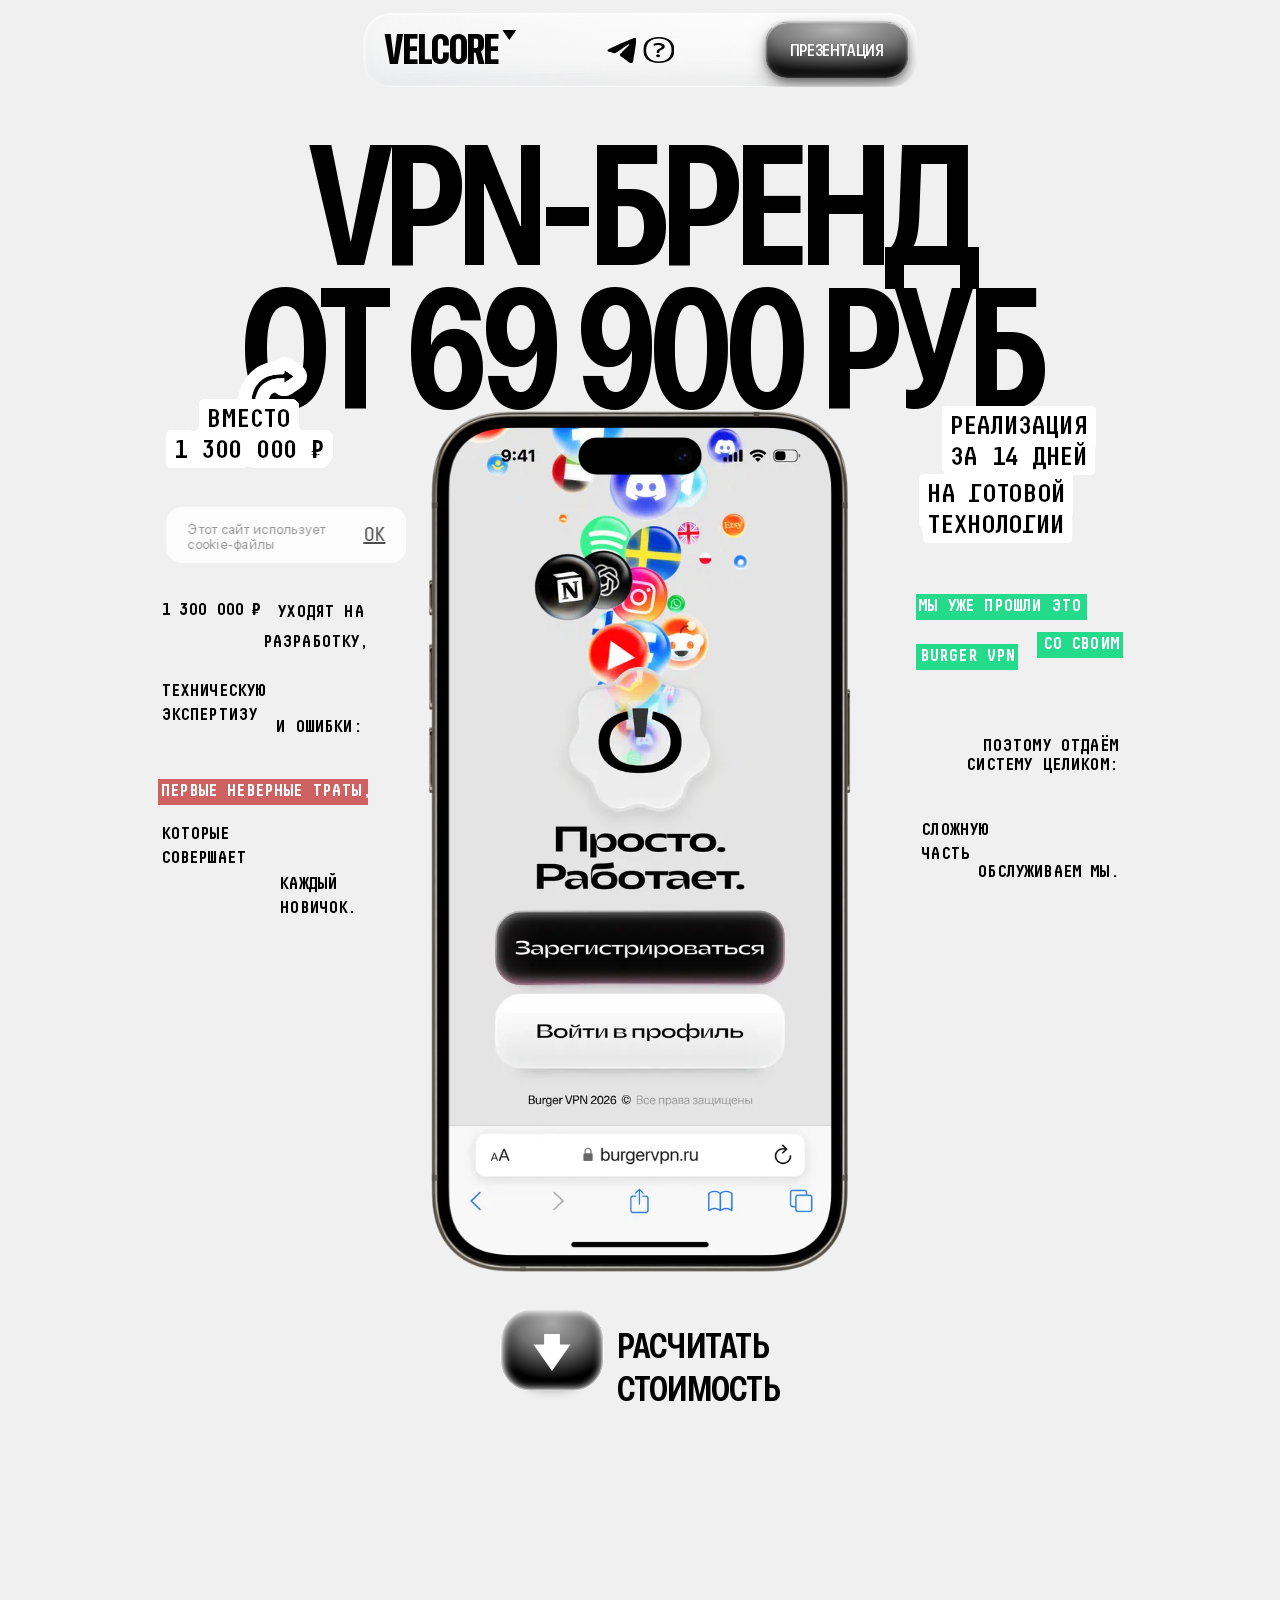
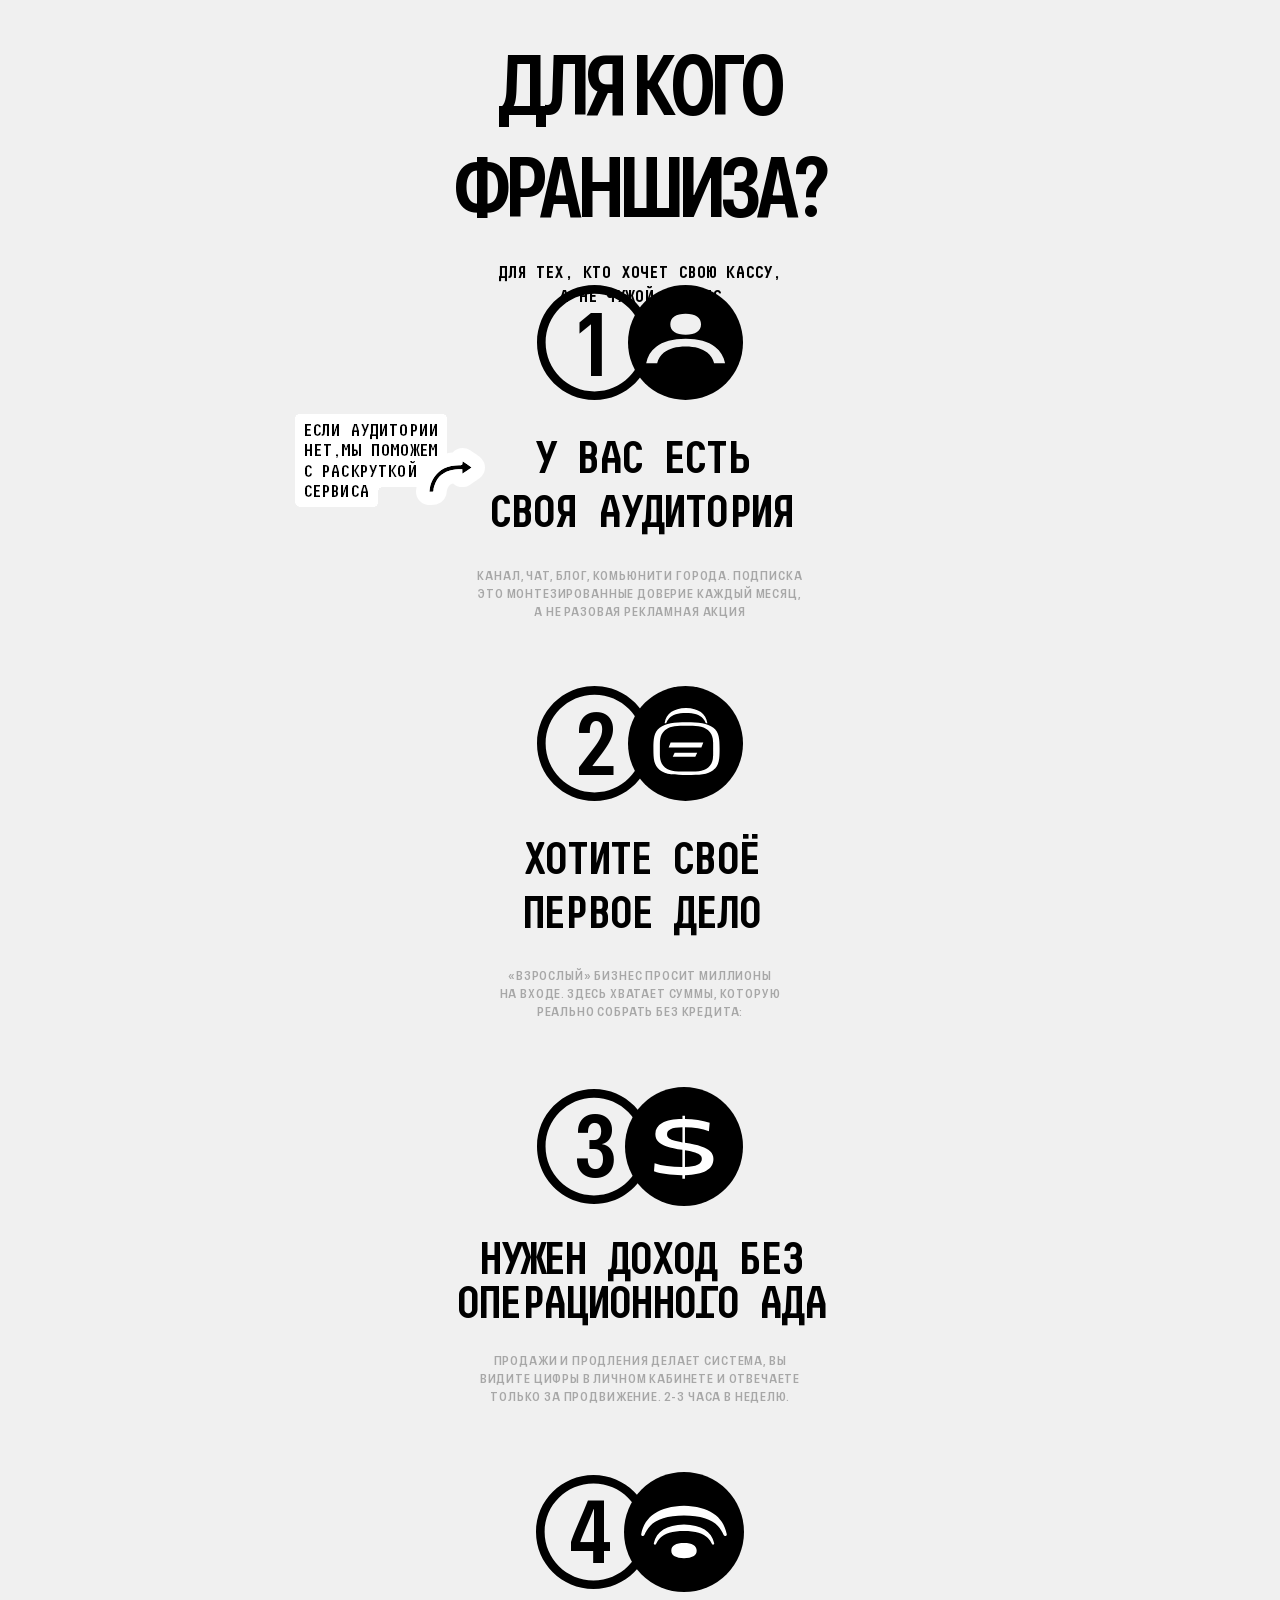
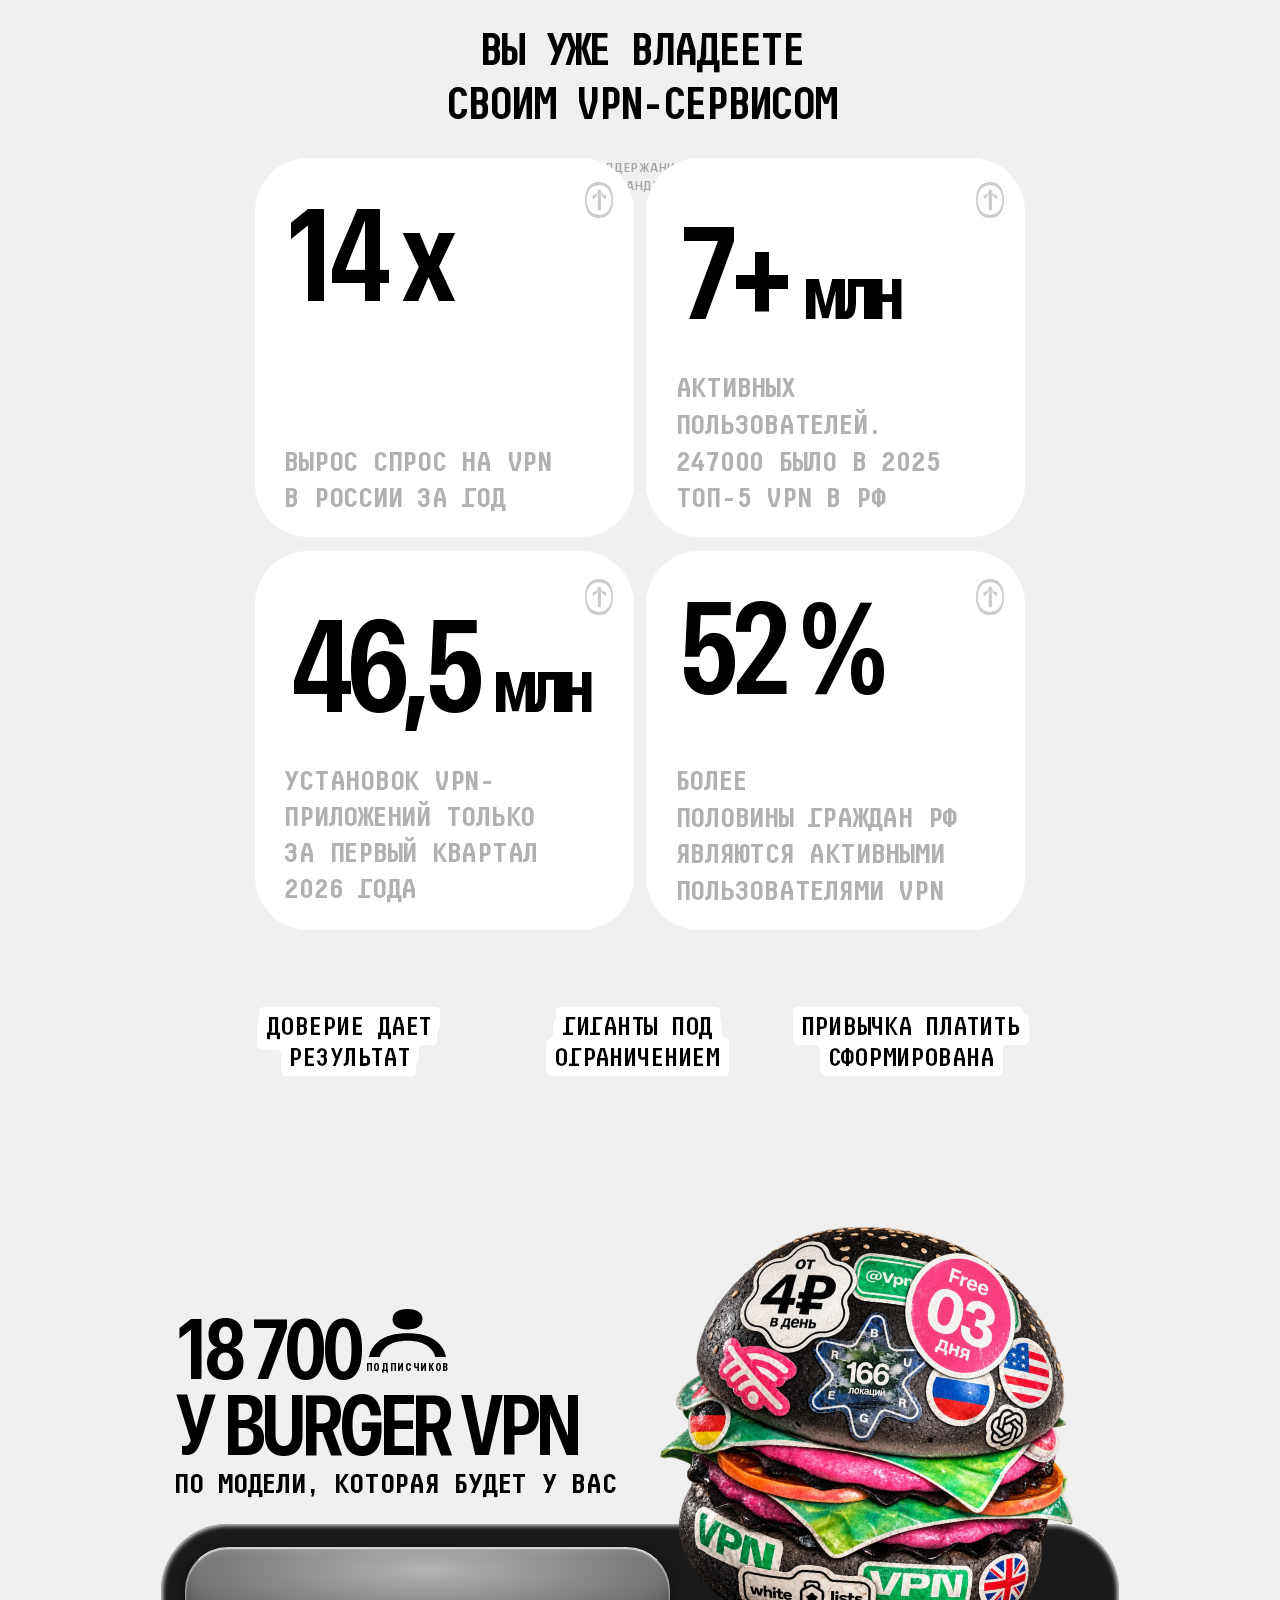
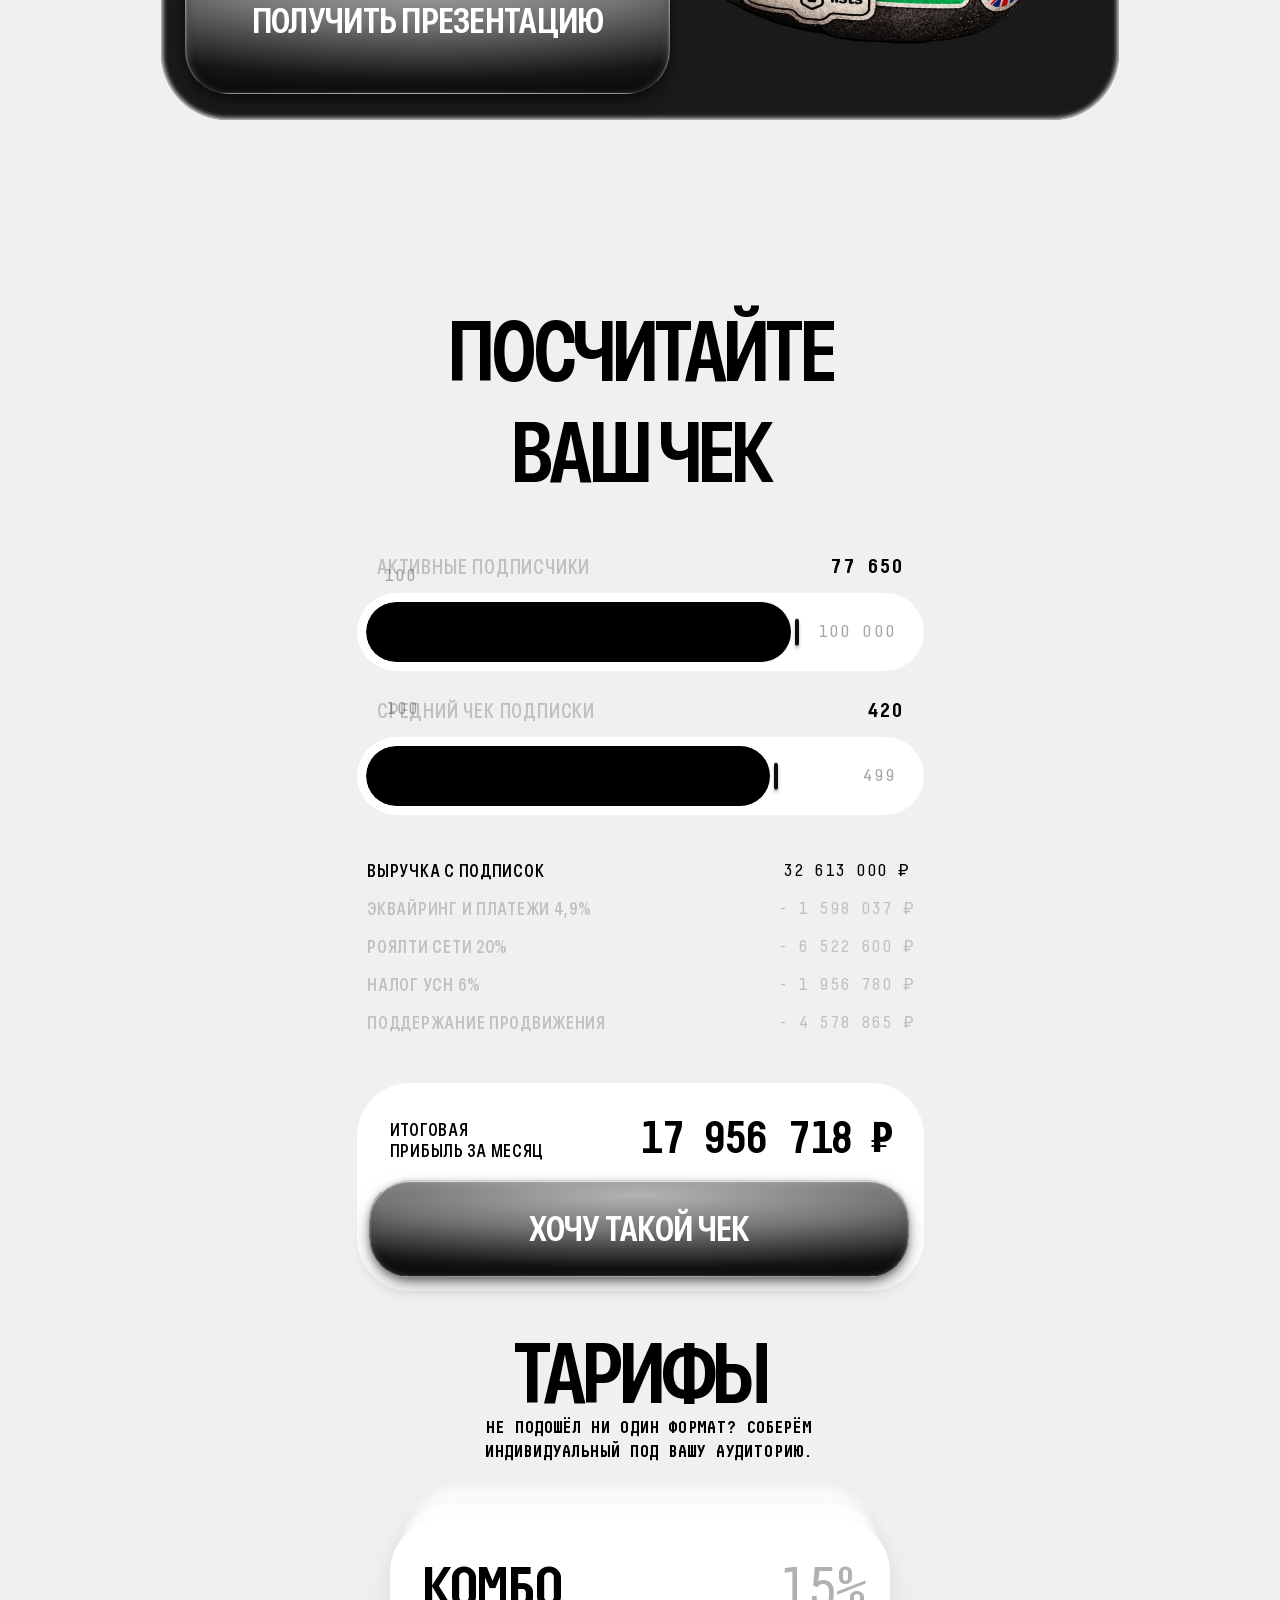
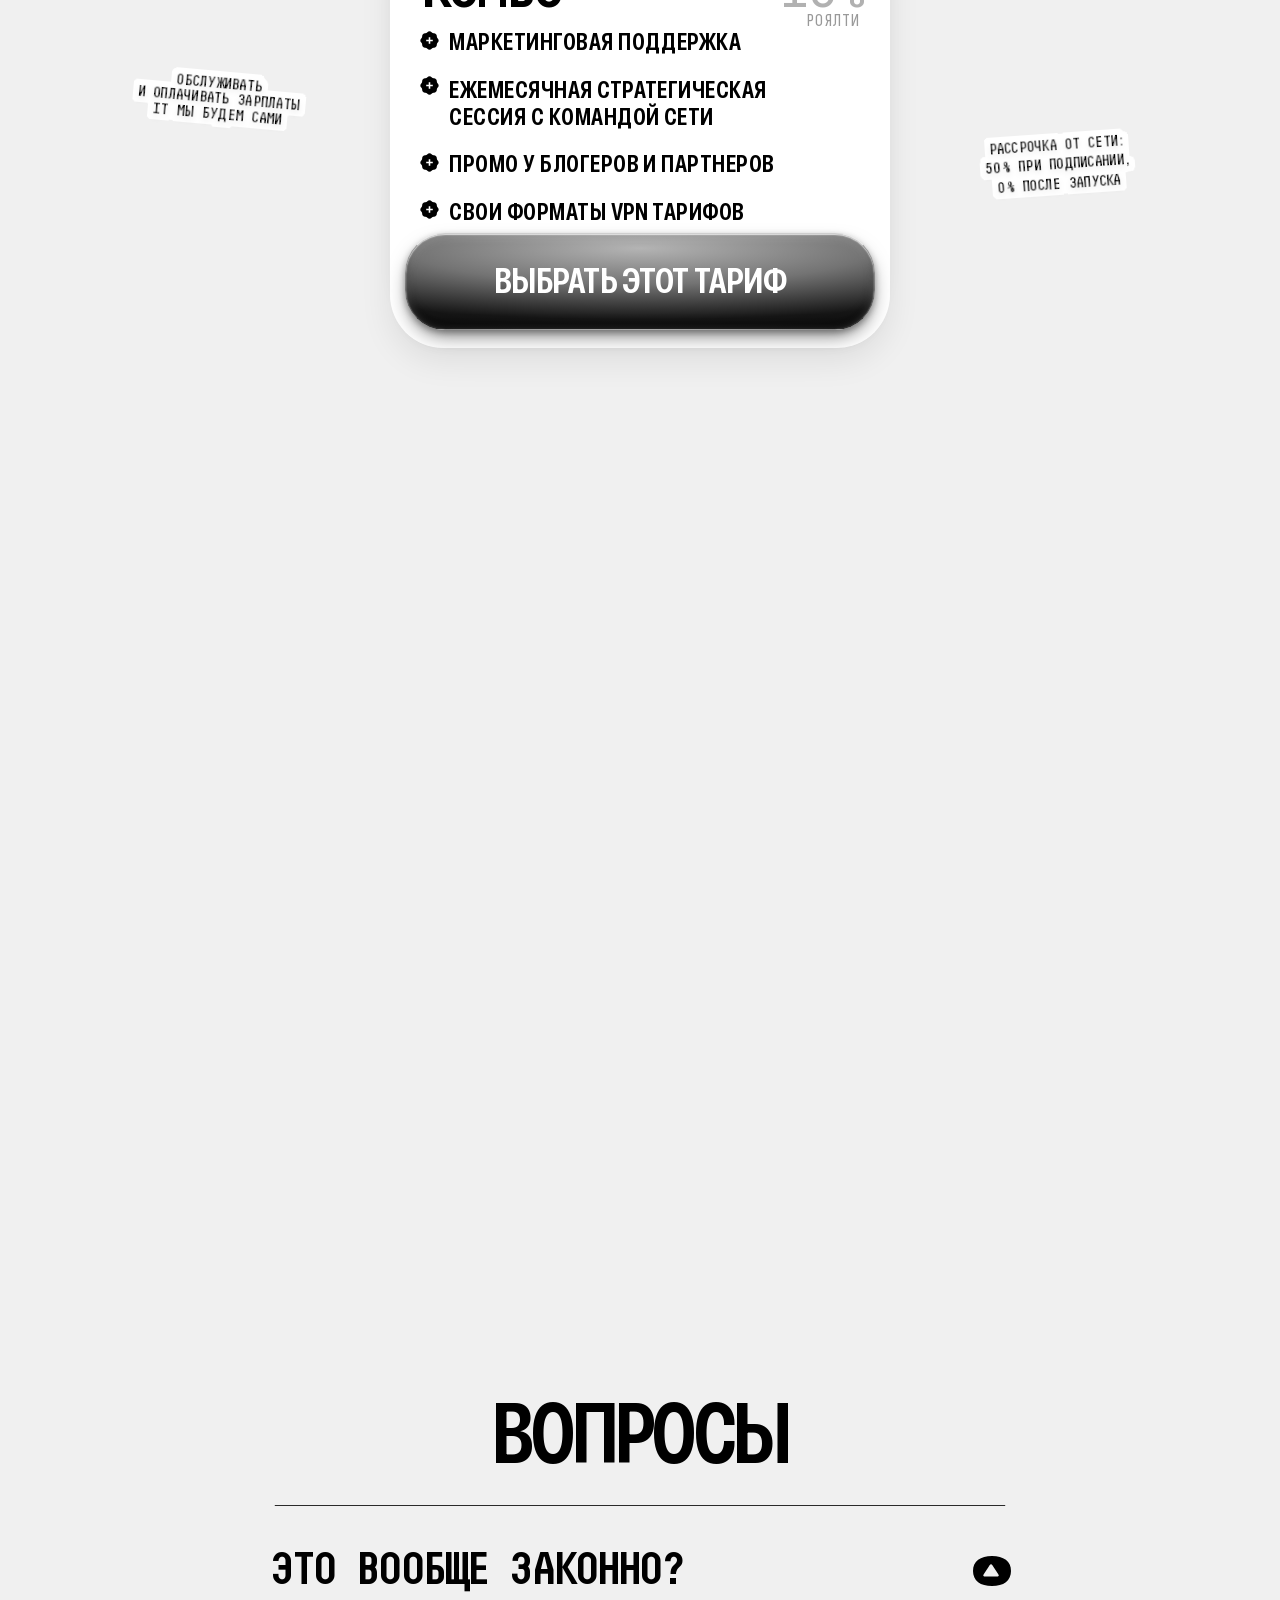
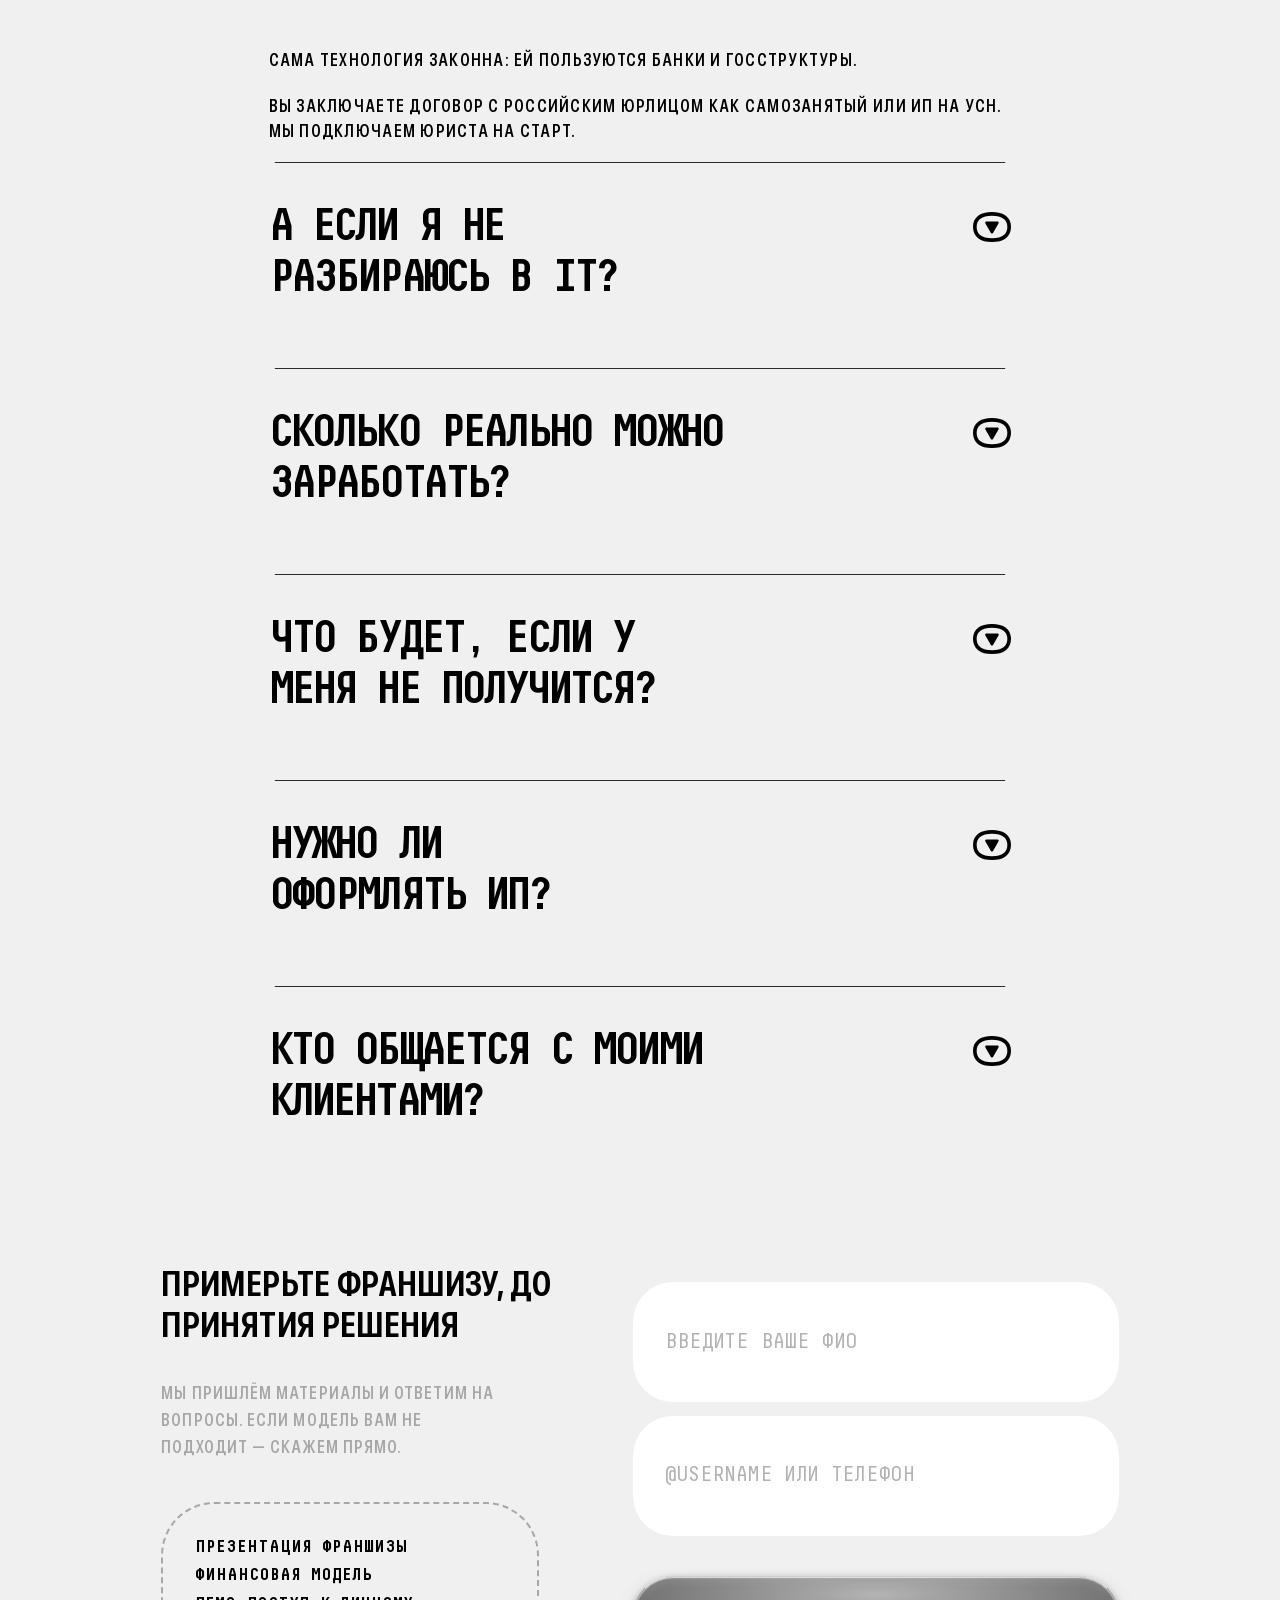
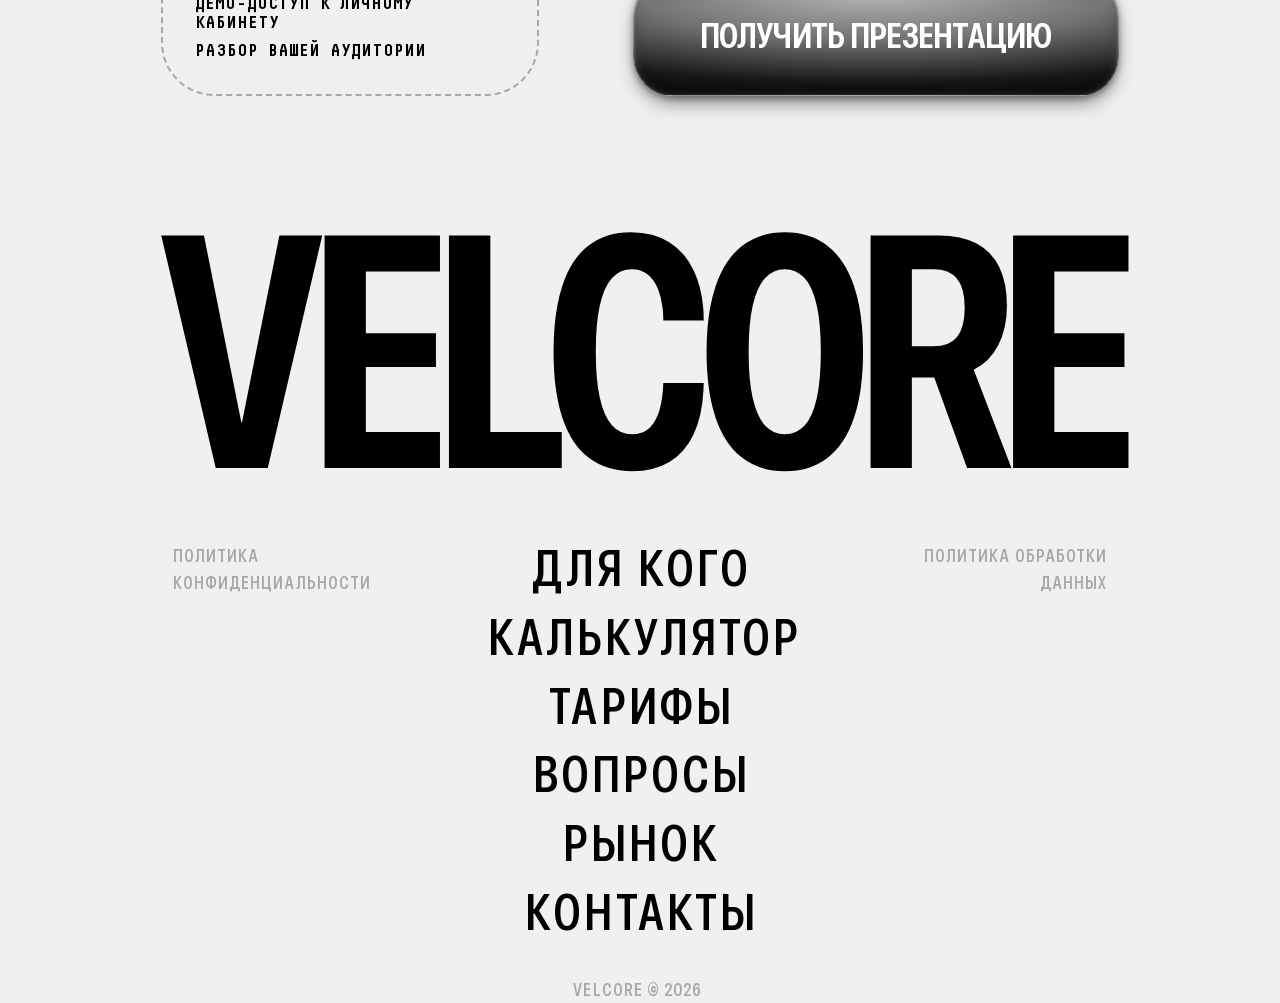
<file: index.html>
<!DOCTYPE html>
<html lang="ru">

<head>
  <meta charset="UTF-8">
  <meta name="viewport" content="width=device-width, initial-scale=1.0">
  <script>
    (function () {
      function adjustViewport() {
        var w = window.screen.width;
        var meta = document.querySelector('meta[name="viewport"]');
        if (meta) {
          if (w < 768) {
            meta.setAttribute('content', 'width=440, user-scalable=no');
          } else {
            meta.setAttribute('content', 'width=device-width, initial-scale=1.0');
          }
        }
      }
      adjustViewport();
      window.addEventListener('orientationchange', adjustViewport);
    })();
  </script>
  <title>Velcore VPN — Франшиза готового VPN-бизнеса</title>
  <meta name="description"
    content="Запустите свой VPN-бренд за 14 дней от 69 900 руб. Готовая технология, бот, mini-app и поддержка.">

  <!-- Preload critical fonts for instant text display (no FOIT / layout shifts) -->
  <link rel="preload" href="font/DecimaMonoX-Bold.woff2" as="font" type="font/woff2" crossorigin>
  <link rel="preload" href="font/DecimaMonoX.woff2" as="font" type="font/woff2" crossorigin>
  <link rel="preload" href="font/SFPro-CondensedMedium.woff2" as="font" type="font/woff2" crossorigin>
  <link rel="preload" href="font/SFPro-CondensedBold.woff2" as="font" type="font/woff2" crossorigin>

  <!-- Preload hero animated mockup for instant render -->
  <link rel="preload" href="image/burger-vpn-mockup-mobile.webp" as="image" type="image/webp" media="(max-width: 768px)">
  <link rel="preload" href="image/burger-vpn-mockup.webp" as="image" type="image/webp" media="(min-width: 769px)">

  <link rel="stylesheet" href="css/style.css?v=20">
</head>

<body>
  <!-- SVG sticker outline filters for 20px / 12px rounded text outlines -->
  <svg width="0" height="0" style="position:absolute;width:0;height:0;overflow:hidden;pointer-events:none;"
    aria-hidden="true">
    <defs>
      <!-- Desktop 20px sticker outline -->
      <filter id="sticker-stroke-20" x="-50%" y="-50%" width="200%" height="200%">
        <feMorphology in="SourceAlpha" operator="dilate" radius="14" result="dilated" />
        <feGaussianBlur in="dilated" stdDeviation="4" result="blurred" />
        <feColorMatrix in="blurred" type="matrix" values="
          0 0 0 0 1
          0 0 0 0 1
          0 0 0 0 1
          0 0 0 40 -12" result="roundedWhite" />
        <feMerge>
          <feMergeNode in="roundedWhite" />
          <feMergeNode in="SourceGraphic" />
        </feMerge>
      </filter>
      <!-- Desktop 12px sticker outline (for installment/service texts) -->
      <filter id="sticker-stroke-12" x="-50%" y="-50%" width="200%" height="200%">
        <feMorphology in="SourceAlpha" operator="dilate" radius="8" result="dilated" />
        <feGaussianBlur in="dilated" stdDeviation="2.5" result="blurred" />
        <feColorMatrix in="blurred" type="matrix" values="
          0 0 0 0 1
          0 0 0 0 1
          0 0 0 0 1
          0 0 0 40 -12" result="roundedWhite" />
        <feMerge>
          <feMergeNode in="roundedWhite" />
          <feMergeNode in="SourceGraphic" />
        </feMerge>
      </filter>
      <!-- Mobile 5px sticker outline -->
      <filter id="sticker-stroke-mobile-sm" x="-50%" y="-50%" width="200%" height="200%">
        <feMorphology in="SourceAlpha" operator="dilate" radius="5" result="dilated" />
        <feGaussianBlur in="dilated" stdDeviation="1.5" result="blurred" />
        <feColorMatrix in="blurred" type="matrix" values="
          0 0 0 0 1
          0 0 0 0 1
          0 0 0 0 1
          0 0 0 40 -12" result="roundedWhite" />
        <feMerge>
          <feMergeNode in="roundedWhite" />
          <feMergeNode in="SourceGraphic" />
        </feMerge>
      </filter>
      <!-- Mobile 10px sticker outline -->
      <filter id="sticker-stroke-mobile-md" x="-50%" y="-50%" width="200%" height="200%">
        <feMorphology in="SourceAlpha" operator="dilate" radius="7" result="dilated" />
        <feGaussianBlur in="dilated" stdDeviation="2.2" result="blurred" />
        <feColorMatrix in="blurred" type="matrix" values="
          0 0 0 0 1
          0 0 0 0 1
          0 0 0 0 1
          0 0 0 40 -12" result="roundedWhite" />
        <feMerge>
          <feMergeNode in="roundedWhite" />
          <feMergeNode in="SourceGraphic" />
        </feMerge>
      </filter>
    </defs>
  </svg>

  <!-- ========================================================================= -->
  <!-- DESKTOP VIEWPORT (min-width: 769px)                                       -->
  <!-- ========================================================================= -->
  <div id="desktop-view" class="view-wrapper desktop-wrapper">
    <div class="scroll-container">
      <div id="0_1" class="Pixso-canvas-0_1">
        <div id="5_802" class="Pixso-frame-5_802">
          <div id="5_845" class="lead-section Pixso-group-5_845">
            <div id="5_798" class="lead-form-card Pixso-frame-5_798">
              <div id="5_797" class="Pixso-frame-5_797">
                <div class="frame-content-5_797">
                  <div id="5_794" class="Pixso-frame-5_794">
                    <div class="frame-content-5_794">
                      <p id="5_53" class="Pixso-paragraph-5_53">Примерьте франшизу, до принятия решения</p>
                      <p id="5_52" class="Pixso-paragraph-5_52">мы пришлём материалы и ответим на вопросы. если модель
                        вам не подходит — скажем прямо.</p>
                    </div>
                  </div>
                  <div id="5_796" class="stroke-wrapper-5_796">
                    <div class="Pixso-frame-5_796"></div>
                    <div class="stroke-5_796"></div>
                    <div class="Pixso-frame-5_796-content-layer">
                      <div class="frame-content-5_796">
                        <div id="5_795" class="Pixso-frame-5_795">
                          <div class="frame-content-5_795">
                            <p id="5_41" class="Pixso-paragraph-5_41">Презентация Франшизы</p>
                            <p id="5_42" class="Pixso-paragraph-5_42">Финансовая модель</p>
                            <p id="5_43" class="Pixso-paragraph-5_43">Демо-доступ к личному кабинету</p>
                            <p id="5_44" class="Pixso-paragraph-5_44">Разбор вашей аудитории</p>
                          </div>
                        </div>
                      </div>
                    </div>
                  </div>
                </div>
              </div>
              <div id="5_793" class="Pixso-frame-5_793">
                <div class="frame-content-5_793">
                  <div id="5_792" class="Pixso-frame-5_792">
                    <div class="frame-content-5_792">
                      <div id="5_790" class="form-input-container container-fio Pixso-frame-5_790">
                        <div class="frame-content-5_790">
                          <p id="5_51" class="Pixso-paragraph-5_51">Введите ваше ФИО</p>
                        </div>
                      </div>
                      <div id="5_791" class="form-input-container container-contact Pixso-frame-5_791">
                        <div class="frame-content-5_791">
                          <p id="5_50" class="Pixso-paragraph-5_50">@USERNAME ИЛИ ТЕЛЕФОН</p>
                        </div>
                      </div>
                    </div>
                  </div>
                  <div id="5_45" class="btn-lead-submit stroke-wrapper-5_45">
                    <div class="btn-primary Pixso-frame-5_45">
                      <div class="shadow-blend-unknown-4"></div>
                      <div class="shadow-blend-unknown-3"></div>
                      <div class="shadow-blend-unknown-2"></div>
                      <div class="shadow-blend-unknown-1"></div>
                      <div class="shadow-blend-unknown-0"></div>
                      <p id="5_46" class="btn-text Pixso-paragraph-5_46">Получить презентацию</p>
                    </div>
                    <div class="stroke-5_45"></div>
                  </div>
                </div>
              </div>
            </div>
          </div>
          <div id="5_846" class="site-footer Pixso-group-5_846">
            <div id="5_801" class="footer-content Pixso-frame-5_801">
              <div class="frame-content-5_801">
                <p id="5_65" class="Pixso-paragraph-5_65">Velcore</p>
                <div id="5_800" class="Pixso-frame-5_800">
                  <a href="privacy-policy.html" id="5_56" class="footer-policy-link Pixso-paragraph-5_56">Политика конфиденциальности</a>
                  <div id="5_799" class="Pixso-frame-5_799">
                    <div class="frame-content-5_799">
                      <p id="5_59" class="Pixso-paragraph-5_59">Для кого</p>
                      <p id="5_60" class="Pixso-paragraph-5_60">Калькулятор</p>
                      <p id="5_61" class="Pixso-paragraph-5_61">Тарифы</p>
                      <p id="5_62" class="Pixso-paragraph-5_62">Вопросы</p>
                      <p id="5_63" class="Pixso-paragraph-5_63">Рынок</p>
                      <p id="5_64" class="Pixso-paragraph-5_64">Контакты</p>
                    </div>
                  </div>
                  <a href="data-processing.html" id="5_57" class="footer-policy-link Pixso-paragraph-5_57">Политика обработки данных</a>
                </div>
                <p id="5_58" class="Pixso-paragraph-5_58">Velcore © 2026 </p>
              </div>
            </div>
          </div>
          <div id="5_835" class="hero-section Pixso-group-5_835">
            <div id="5_67" class="Pixso-group-5_67">
              <div id="5_68" class="Pixso-rectangle-5_68"></div>
              <div id="5_69" class="Pixso-group-5_69">
                <div id="5_71" class="Pixso-vector-5_71"></div>
              </div>
            </div>
            <div id="5_72" class="Pixso-rectangle-5_72"></div>
            <div id="5_73" class="hero-badge badge-price Pixso-text-5_73">
              <p id="5_73_0" class="Pixso-paragraph-5_73_0">
                <span id="5_73_0_1" class="Pixso-span-5_73_0_1">VPN-бренд</span>
              </p>
              <p id="5_73_1" class="Pixso-paragraph-5_73_1">
                <span id="5_73_1_1" class="Pixso-span-5_73_1_1">от 69 900 руб</span>
              </p>
            </div>
            <div id="5_74" class="hero-badge badge-timeline Pixso-text-5_74">
              <p id="5_74_0" class="Pixso-paragraph-5_74_0">
                <span id="5_74_0_1" class="Pixso-span-5_74_0_1">Реализация</span>
              </p>
              <p id="5_74_1" class="Pixso-paragraph-5_74_1">
                <span id="5_74_1_1" class="Pixso-span-5_74_1_1">за 14 дней</span>
              </p>
            </div>
            <div id="5_75" class="hero-badge badge-tech Pixso-text-5_75">
              <p id="5_75_0" class="Pixso-paragraph-5_75_0">
                <span id="5_75_0_1" class="Pixso-span-5_75_0_1">На готовой</span>
              </p>
              <p id="5_75_1" class="Pixso-paragraph-5_75_1">
                <span id="5_75_1_1" class="Pixso-span-5_75_1_1">технологии</span>
              </p>
            </div>
            <div id="5_79" class="btn-hero-scroll vector-wrapper-5_79">
              <div class="Pixso-vector-5_79"></div>
            </div>
            <div id="5_82" class="hero-calc-label Pixso-text-5_82">
              <p id="5_82_0" class="Pixso-paragraph-5_82_0">
                <span id="5_82_0_1" class="Pixso-span-5_82_0_1">Расчитать</span>
              </p>
              <p id="5_82_1" class="Pixso-paragraph-5_82_1">
                <span id="5_82_1_1" class="Pixso-span-5_82_1_1">стоимость</span>
              </p>
            </div>
            <p id="5_83" class="Pixso-paragraph-5_83">Уходят на</p>
            <p id="5_84" class="Pixso-paragraph-5_84">техническую экспертизу</p>
            <p id="5_85" class="Pixso-paragraph-5_85">сложную часть </p>
            <p id="5_86" class="Pixso-paragraph-5_86">обслуживаем мы.</p>
            <p id="5_87" class="Pixso-paragraph-5_87">и ошибки: </p>
            <div id="5_88" class="Pixso-text-5_88">
              <p id="5_88_0" class="Pixso-paragraph-5_88_0">
                <span id="5_88_0_1" class="Pixso-span-5_88_0_1">которые</span>
              </p>
              <p id="5_88_1" class="Pixso-paragraph-5_88_1">
                <span id="5_88_1_1" class="Pixso-span-5_88_1_1">совершает</span>
              </p>
            </div>
            <p id="5_89" class="Pixso-paragraph-5_89">каждый новичок.</p>
            <p id="5_90" class="Pixso-paragraph-5_90">1 300 000 ₽</p>
            <p id="5_91" class="Pixso-paragraph-5_91">поэтому отдаём систему целиком:</p>
            <p id="5_92" class="Pixso-paragraph-5_92">разработку,</p>
            <div id="5_93" class="Pixso-text-5_93">
              <p id="5_93_0" class="Pixso-paragraph-5_93_0">
                <span id="5_93_0_1" class="Pixso-span-5_93_0_1">Вместо </span>
              </p>
              <p id="5_93_1" class="Pixso-paragraph-5_93_1">
                <span id="5_93_1_1" class="Pixso-span-5_93_1_1">1 300 000 ₽</span>
              </p>
            </div>
            <div id="5_94" class="Pixso-vector-5_94"></div>
            <div id="5_768" class="Pixso-frame-5_768">
              <div class="frame-content-5_768">
                <p id="5_98" class="Pixso-paragraph-5_98">Мы уже прошли это</p>
              </div>
            </div>
            <div id="5_771" class="Pixso-frame-5_771">
              <div class="frame-content-5_771">
                <p id="5_99" class="Pixso-paragraph-5_99">со своим</p>
              </div>
            </div>
            <div id="5_769" class="Pixso-group-5_769">
              <div id="5_770" class="Pixso-frame-5_770">
                <div class="frame-content-5_770">
                  <p id="5_100" class="Pixso-paragraph-5_100">Burger VPN</p>
                </div>
              </div>
            </div>
            <div id="5_772" class="Pixso-frame-5_772">
              <div class="frame-content-5_772">
                <p id="5_102" class="Pixso-paragraph-5_102">первые неверные траты,</p>
              </div>
            </div>
            <div id="5_113" class="navbar desktop-navbar navbar-glass Pixso-group-5_113">
              <div id="5_114" class="navbar-glass-bg Pixso-rectangle-5_114">
                <div class="shadow-blend-5_114-0"></div>
              </div>
              <div id="5_115" class="navbar-menu Pixso-frame-5_115">
                <p id="5_116" class="navbar-link link-audience Pixso-paragraph-5_116">Для кого</p>
                <p id="5_117" class="navbar-link link-calculator Pixso-paragraph-5_117">Калькулятор</p>
                <p id="5_118" class="navbar-link link-tariffs Pixso-paragraph-5_118">Тарифы</p>
                <p id="5_119" class="navbar-link link-faq Pixso-paragraph-5_119">Вопросы</p>
                <p id="5_120" class="navbar-link link-market Pixso-paragraph-5_120">Рынок</p>
                <p id="5_121" class="navbar-link link-contacts Pixso-paragraph-5_121">Контакты</p>
              </div>
              <div id="5_122" class="navbar-brand-toggle Pixso-frame-5_122">
                <p id="5_123" class="navbar-brand-name Pixso-paragraph-5_123">Velcore</p>
                <div id="5_124" class="navbar-arrow-icon Pixso-vector-5_124"></div>
              </div>
              <a href="https://t.me/neverovmatvey" target="_blank" rel="noopener noreferrer" id="5_125" class="navbar-social-tg Pixso-vector-5_125" aria-label="Telegram: Matvey Neverov"></a>
              <div id="5_126" class="navbar-help-icon Pixso-vector-5_126"></div>
              <div id="5_127" class="btn-navbar stroke-wrapper-5_127">
                <div class="btn-primary Pixso-frame-5_127">
                  <div class="shadow-blend-unknown-4"></div>
                  <div class="shadow-blend-unknown-3"></div>
                  <div class="shadow-blend-unknown-2"></div>
                  <div class="shadow-blend-unknown-1"></div>
                  <div class="shadow-blend-unknown-0"></div>
                  <p id="5_128" class="btn-text Pixso-paragraph-5_128">Презентация</p>
                </div>
                <div class="stroke-5_127"></div>
              </div>
            </div>
          </div>
          <div id="5_836" class="comparison-section Pixso-group-5_836">
            <div id="5_131" class="Pixso-frame-5_131">
              <div class="frame-content-5_131">
                <div id="5_132" class="Pixso-frame-5_132">
                  <div class="frame-content-5_132">
                    <div id="5_133" class="Pixso-group-5_133">
                      <div id="5_134" class="Pixso-group-5_134">
                        <p id="5_135" class="Pixso-paragraph-5_135">1</p>
                        <div id="5_136" class="Pixso-vector-5_136"></div>
                      </div>
                      <div id="5_137" class="Pixso-vector-5_137"></div>
                    </div>
                    <div id="5_140" class="Pixso-frame-5_140">
                      <div class="frame-content-5_140">
                        <div id="5_141" class="Pixso-text-5_141">
                          <p id="5_141_0" class="Pixso-paragraph-5_141_0">
                            <span id="5_141_0_1" class="Pixso-span-5_141_0_1">У вас есть</span>
                          </p>
                          <p id="5_141_1" class="Pixso-paragraph-5_141_1">
                            <span id="5_141_1_1" class="Pixso-span-5_141_1_1">своя аудитория</span>
                          </p>
                        </div>
                        <div id="5_142" class="Pixso-text-5_142">
                          <p id="5_142_0" class="Pixso-paragraph-5_142_0">
                            <span id="5_142_0_1" class="Pixso-span-5_142_0_1">Канал, чат, блог, комьюнити города.
                              Подписка это монтезированные доверие каждый месяц,</span>
                          </p>
                          <p id="5_142_1" class="Pixso-paragraph-5_142_1">
                            <span id="5_142_1_1" class="Pixso-span-5_142_1_1">а не разовая рекламная акция</span>
                          </p>
                        </div>
                      </div>
                    </div>
                  </div>
                </div>
                <div id="5_143" class="Pixso-frame-5_143">
                  <div class="frame-content-5_143">
                    <div id="5_144" class="Pixso-group-5_144">
                      <div id="5_145" class="Pixso-group-5_145">
                        <p id="5_146" class="Pixso-paragraph-5_146">2</p>
                        <div id="5_147" class="Pixso-vector-5_147"></div>
                      </div>
                      <div id="5_148" class="Pixso-vector-5_148"></div>
                    </div>
                    <div id="5_151" class="Pixso-frame-5_151">
                      <div class="frame-content-5_151">
                        <div id="5_152" class="Pixso-text-5_152">
                          <p id="5_152_0" class="Pixso-paragraph-5_152_0">
                            <span id="5_152_0_1" class="Pixso-span-5_152_0_1">Хотите своё</span>
                          </p>
                          <p id="5_152_1" class="Pixso-paragraph-5_152_1">
                            <span id="5_152_1_1" class="Pixso-span-5_152_1_1">первое дело</span>
                          </p>
                        </div>
                        <p id="5_153" class="Pixso-paragraph-5_153">«Взрослый» бизнес просит миллионы на входе. Здесь
                          хватает суммы, которую реально собрать без кредита:</p>
                      </div>
                    </div>
                  </div>
                </div>
                <div id="5_154" class="Pixso-frame-5_154">
                  <div class="frame-content-5_154">
                    <div id="5_155" class="Pixso-group-5_155">
                      <div id="5_156" class="Pixso-group-5_156">
                        <p id="5_157" class="Pixso-paragraph-5_157">3</p>
                        <div id="5_158" class="Pixso-vector-5_158"></div>
                      </div>
                      <div id="5_159" class="Pixso-vector-5_159"></div>
                    </div>
                    <div id="5_162" class="Pixso-frame-5_162">
                      <div class="frame-content-5_162">
                        <p id="5_163" class="Pixso-paragraph-5_163">Нужен доход без операционного ада</p>
                        <div id="5_164" class="Pixso-text-5_164">
                          <p id="5_164_0" class="Pixso-paragraph-5_164_0">
                            <span id="5_164_0_1" class="Pixso-span-5_164_0_1">Продажи и продления делает система,
                              вы</span>
                          </p>
                          <p id="5_164_1" class="Pixso-paragraph-5_164_1">
                            <span id="5_164_1_1" class="Pixso-span-5_164_1_1">видите цифры в личном кабинете и отвечаете
                              только за продвижение. 2-3 часа в неделю.</span>
                          </p>
                        </div>
                      </div>
                    </div>
                  </div>
                </div>
                <div id="5_165" class="Pixso-frame-5_165">
                  <div class="frame-content-5_165">
                    <div id="5_166" class="Pixso-group-5_166">
                      <div id="5_167" class="Pixso-group-5_167">
                        <p id="5_168" class="Pixso-paragraph-5_168">4</p>
                        <div id="5_169" class="Pixso-vector-5_169"></div>
                      </div>
                      <div id="5_170" class="Pixso-vector-5_170"></div>
                    </div>
                    <div id="5_173" class="Pixso-frame-5_173">
                      <div class="frame-content-5_173">
                        <div id="5_174" class="Pixso-text-5_174">
                          <p id="5_174_0" class="Pixso-paragraph-5_174_0">
                            <span id="5_174_0_1" class="Pixso-span-5_174_0_1">Вы уже владеете</span>
                          </p>
                          <p id="5_174_1" class="Pixso-paragraph-5_174_1">
                            <span id="5_174_1_1" class="Pixso-span-5_174_1_1">своим VPN-сервисом</span>
                          </p>
                        </div>
                        <div id="5_175" class="Pixso-text-5_175">
                          <p id="5_175_0" class="Pixso-paragraph-5_175_0">
                            <span id="5_175_0_1" class="Pixso-span-5_175_0_1">Но устали от поддержания
                              инраструктры</span>
                          </p>
                          <p id="5_175_1" class="Pixso-paragraph-5_175_1">
                            <span id="5_175_1_1" class="Pixso-span-5_175_1_1">внутри команды и сервиса</span>
                          </p>
                        </div>
                      </div>
                    </div>
                  </div>
                </div>
              </div>
            </div>
            <div id="5_176" class="Pixso-text-5_176">
              <p id="5_176_0" class="Pixso-paragraph-5_176_0">
                <span id="5_176_0_1" class="Pixso-span-5_176_0_1">Если аудитории </span>
              </p>
              <p id="5_176_1" class="Pixso-paragraph-5_176_1">
                <span id="5_176_1_1" class="Pixso-span-5_176_1_1">нет,мы поможем</span>
              </p>
              <p id="5_176_2" class="Pixso-paragraph-5_176_2">
                <span id="5_176_2_1" class="Pixso-span-5_176_2_1">с раскруткой</span>
              </p>
              <p id="5_176_3" class="Pixso-paragraph-5_176_3">
                <span id="5_176_3_1" class="Pixso-span-5_176_3_1">сервиса </span>
              </p>
            </div>
            <div id="5_177" class="Pixso-vector-5_177"></div>
            <div id="5_773" class="Pixso-frame-5_773">
              <div class="frame-content-5_773">
                <div id="5_179" class="Pixso-text-5_179">
                  <p id="5_179_0" class="Pixso-paragraph-5_179_0">
                    <span id="5_179_0_1" class="Pixso-span-5_179_0_1">Для кого</span>
                  </p>
                  <p id="5_179_1" class="Pixso-paragraph-5_179_1">
                    <span id="5_179_1_1" class="Pixso-span-5_179_1_1">Франшиза?</span>
                  </p>
                </div>
                <div id="5_178" class="Pixso-text-5_178">
                  <p id="5_178_0" class="Pixso-paragraph-5_178_0">
                    <span id="5_178_0_1" class="Pixso-span-5_178_0_1">Для тех, кто хочет свою кассу,</span>
                  </p>
                  <p id="5_178_1" class="Pixso-paragraph-5_178_1">
                    <span id="5_178_1_1" class="Pixso-span-5_178_1_1">а не чужой бизнес</span>
                  </p>
                </div>
              </div>
            </div>
          </div>
          <div id="5_837" class="audience-card card-audience-3 Pixso-group-5_837">
            <div id="5_181" class="Pixso-text-5_181">
              <p id="5_181_0" class="Pixso-paragraph-5_181_0">
                <span id="5_181_0_1" class="Pixso-span-5_181_0_1">Гиганты под</span>
              </p>
              <p id="5_181_1" class="Pixso-paragraph-5_181_1">
                <span id="5_181_1_1" class="Pixso-span-5_181_1_1">ограничением</span>
              </p>
            </div>
            <div id="5_182" class="Pixso-text-5_182">
              <p id="5_182_0" class="Pixso-paragraph-5_182_0">
                <span id="5_182_0_1" class="Pixso-span-5_182_0_1">Привычка платить</span>
              </p>
              <p id="5_182_1" class="Pixso-paragraph-5_182_1">
                <span id="5_182_1_1" class="Pixso-span-5_182_1_1">сформирована</span>
              </p>
            </div>
            <div id="5_183" class="Pixso-text-5_183">
              <p id="5_183_0" class="Pixso-paragraph-5_183_0">
                <span id="5_183_0_1" class="Pixso-span-5_183_0_1">Доверие дает</span>
              </p>
              <p id="5_183_1" class="Pixso-paragraph-5_183_1">
                <span id="5_183_1_1" class="Pixso-span-5_183_1_1">результат</span>
              </p>
            </div>
            <div id="5_184" class="Pixso-group-5_184">
              <div id="5_185" class="Pixso-rectangle-5_185"></div>
              <p id="5_186" class="Pixso-paragraph-5_186">52 %</p>
              <div id="5_187" class="Pixso-text-5_187">
                <p id="5_187_0" class="Pixso-paragraph-5_187_0">
                  <span id="5_187_0_1" class="Pixso-span-5_187_0_1">Более</span>
                </p>
                <p id="5_187_1" class="Pixso-paragraph-5_187_1">
                  <span id="5_187_1_1" class="Pixso-span-5_187_1_1">половины граждан РФ</span>
                </p>
                <p id="5_187_2" class="Pixso-paragraph-5_187_2">
                  <span id="5_187_2_1" class="Pixso-span-5_187_2_1">являются активными пользователями VPN</span>
                </p>
              </div>
              <div id="5_188" class="Pixso-vector-5_188"></div>
            </div>
            <div id="5_189" class="Pixso-group-5_189">
              <div id="5_190" class="Pixso-rectangle-5_190"></div>
              <div id="5_191" class="Pixso-text-5_191">
                <p id="5_191_0" class="Pixso-paragraph-5_191_0">
                  <span id="5_191_0_1" class="Pixso-span-5_191_0_1">46,5 </span><span id="5_191_0_2"
                    class="Pixso-span-5_191_0_2">млн</span>
                </p>
              </div>
              <p id="5_192" class="Pixso-paragraph-5_192">Установок VPN-приложений только за первый квартал 2026 года
              </p>
              <div id="5_193" class="Pixso-vector-5_193"></div>
            </div>
            <div id="5_194" class="Pixso-group-5_194">
              <div id="5_195" class="Pixso-rectangle-5_195"></div>
              <div id="5_196" class="Pixso-text-5_196">
                <p id="5_196_0" class="Pixso-paragraph-5_196_0">
                  <span id="5_196_0_1" class="Pixso-span-5_196_0_1">7+ </span><span id="5_196_0_2"
                    class="Pixso-span-5_196_0_2">млн</span>
                </p>
              </div>
              <div id="5_197" class="Pixso-text-5_197">
                <p id="5_197_0" class="Pixso-paragraph-5_197_0">
                  <span id="5_197_0_1" class="Pixso-span-5_197_0_1">Активных пользователей.</span>
                </p>
                <p id="5_197_1" class="Pixso-paragraph-5_197_1">
                  <span id="5_197_1_1" class="Pixso-span-5_197_1_1">247000 было в 2025 топ-5 VPN в РФ </span>
                </p>
              </div>
              <div id="5_198" class="Pixso-vector-5_198"></div>
            </div>
            <div id="5_199" class="Pixso-group-5_199">
              <div id="5_200" class="Pixso-rectangle-5_200"></div>
              <p id="5_201" class="Pixso-paragraph-5_201">14 х</p>
              <p id="5_202" class="Pixso-paragraph-5_202">вырос Спрос на VPN в России за год</p>
              <div id="5_203" class="Pixso-vector-5_203"></div>
            </div>
          </div>
          <div id="5_843" class="burger-showcase-section Pixso-group-5_843">
            <p id="5_206" class="Pixso-paragraph-5_206">18 700</p>
            <p id="5_207" class="Pixso-paragraph-5_207">у Burger VPN</p>
            <p id="5_208" class="Pixso-paragraph-5_208">По модели, которая будет у вас</p>
            <p id="5_209" class="Pixso-paragraph-5_209">подписчиков</p>
            <div id="5_774" class="Pixso-group-5_774">
              <div id="5_205" class="Pixso-rectangle-5_205">
                <div class="shadow-blend-5_205-0"></div>
              </div>
              <div id="5_211" class="btn-hero-pres stroke-wrapper-5_211">
                <div class="btn-primary Pixso-frame-5_211">
                  <div class="shadow-blend-unknown-4"></div>
                  <div class="shadow-blend-unknown-3"></div>
                  <div class="shadow-blend-unknown-2"></div>
                  <div class="shadow-blend-unknown-1"></div>
                  <div class="shadow-blend-unknown-0"></div>
                  <p id="5_212" class="btn-text Pixso-paragraph-5_212">Получить презентацию</p>
                </div>
                <div class="stroke-5_211"></div>
              </div>
              <div id="5_210" class="Pixso-rectangle-5_210"></div>
            </div>
            <div id="5_214" class="Pixso-vector-5_214"></div>
          </div>
          <div id="5_842" class="calc-section Pixso-group-5_842">
            <p id="5_238" class="Pixso-paragraph-5_238">100</p>
            <p id="5_242" class="Pixso-paragraph-5_242">100</p>
            <div id="5_789" class="calc-card-main Pixso-frame-5_789">
              <div class="frame-content-5_789">
                <div id="5_216" class="Pixso-text-5_216">
                  <p id="5_216_0" class="Pixso-paragraph-5_216_0">
                    <span id="5_216_0_1" class="Pixso-span-5_216_0_1">Посчитайте</span>
                  </p>
                  <p id="5_216_1" class="Pixso-paragraph-5_216_1">
                    <span id="5_216_1_1" class="Pixso-span-5_216_1_1">ваш чек</span>
                  </p>
                </div>
                <div id="5_785" class="tariff-card card-combo Pixso-frame-5_785">
                  <div class="frame-content-5_785">
                    <div id="5_783" class="Pixso-frame-5_783">
                      <div class="frame-content-5_783">
                        <div id="5_781" class="tariff-card card-double-cheese Pixso-frame-5_781">
                          <div class="frame-content-5_781">
                            <div id="5_775" class="Pixso-frame-5_775">
                              <div class="frame-content-5_775">
                                <p id="5_245" class="Pixso-paragraph-5_245">Активные подписчики</p>
                                <p id="5_246" class="Pixso-paragraph-5_246">77 650</p>
                              </div>
                            </div>
                            <div id="5_777" class="tariff-card card-standard Pixso-frame-5_777">
                              <div class="frame-content-5_777">
                                <div id="5_776" class="Pixso-frame-5_776">
                                  <div class="frame-content-5_776">
                                    <div id="5_239" class="calc-track slider-subscribers-track Pixso-frame-5_239">
                                      <div id="5_240" class="calc-fill slider-subscribers-fill Pixso-rectangle-5_240">
                                      </div>
                                      <div id="5_241" class="stroke-wrapper-5_241">
                                        <div class="Pixso-rectangle-5_241"></div>
                                        <div class="stroke-5_241"></div>
                                      </div>
                                    </div>
                                    <p id="5_243" class="Pixso-paragraph-5_243">100 000</p>
                                  </div>
                                </div>
                              </div>
                            </div>
                          </div>
                        </div>
                        <div id="5_782" class="Pixso-frame-5_782">
                          <div class="frame-content-5_782">
                            <div id="5_780" class="Pixso-frame-5_780">
                              <div class="frame-content-5_780">
                                <p id="5_247" class="Pixso-paragraph-5_247">Средний чек подписки</p>
                                <p id="5_248" class="Pixso-paragraph-5_248">420</p>
                              </div>
                            </div>
                            <div id="5_779" class="Pixso-frame-5_779">
                              <div class="frame-content-5_779">
                                <div id="5_778" class="Pixso-frame-5_778">
                                  <div id="5_235" class="calc-track slider-avgcheck-track Pixso-frame-5_235">
                                    <div id="5_236" class="calc-fill slider-avgcheck-fill Pixso-rectangle-5_236"></div>
                                    <div id="5_237" class="stroke-wrapper-5_237">
                                      <div class="Pixso-rectangle-5_237"></div>
                                      <div class="stroke-5_237"></div>
                                    </div>
                                  </div>
                                  <p id="5_244" class="Pixso-paragraph-5_244">499</p>
                                </div>
                              </div>
                            </div>
                          </div>
                        </div>
                      </div>
                    </div>
                    <div id="5_784" class="Pixso-frame-5_784">
                      <div class="frame-content-5_784">
                        <div id="5_221" class="Pixso-frame-5_221">
                          <div class="frame-content-5_221">
                            <p id="5_222" class="Pixso-paragraph-5_222">выручка с подписок</p>
                            <p id="5_223" class="Pixso-paragraph-5_223">Эквайринг и платежи 4,9%</p>
                            <p id="5_224" class="Pixso-paragraph-5_224">Роялти сети 20%</p>
                            <p id="5_225" class="Pixso-paragraph-5_225">Налог УСН 6%</p>
                            <p id="5_226" class="Pixso-paragraph-5_226">Поддержание продвижения</p>
                          </div>
                        </div>
                        <div id="5_227" class="Pixso-frame-5_227">
                          <p id="5_228" class="Pixso-paragraph-5_228">1 495 900 ₽</p>
                          <p id="5_229" class="Pixso-paragraph-5_229">- 73 255 ₽</p>
                          <p id="5_230" class="Pixso-paragraph-5_230">- 299 000 ₽</p>
                          <p id="5_231" class="Pixso-paragraph-5_231">- 89 700 ₽</p>
                          <p id="5_232" class="Pixso-paragraph-5_232">- 210 000 ₽</p>
                        </div>
                      </div>
                    </div>
                  </div>
                </div>
                <div id="5_788" class="faq-container Pixso-frame-5_788">
                  <div class="frame-content-5_788">
                    <div id="5_787" class="Pixso-frame-5_787">
                      <div class="frame-content-5_787">
                        <div id="5_786" class="Pixso-frame-5_786">
                          <div class="frame-content-5_786">
                            <div id="5_250" class="Pixso-text-5_250">
                              <p id="5_250_0" class="Pixso-paragraph-5_250_0">
                                <span id="5_250_0_1" class="Pixso-span-5_250_0_1">Итоговая</span>
                              </p>
                              <p id="5_250_1" class="Pixso-paragraph-5_250_1">
                                <span id="5_250_1_1" class="Pixso-span-5_250_1_1">прибыль за месяц</span>
                              </p>
                            </div>
                            <p id="5_249" class="Pixso-paragraph-5_249">115 226 ₽</p>
                          </div>
                        </div>
                        <div id="5_218" class="btn-calc-submit stroke-wrapper-5_218">
                          <div class="btn-primary Pixso-frame-5_218">
                            <div class="shadow-blend-unknown-4"></div>
                            <div class="shadow-blend-unknown-3"></div>
                            <div class="shadow-blend-unknown-2"></div>
                            <div class="shadow-blend-unknown-1"></div>
                            <div class="shadow-blend-unknown-0"></div>
                            <p id="5_219" class="btn-text Pixso-paragraph-5_219">Хочу такой чек</p>
                          </div>
                          <div class="stroke-5_218"></div>
                        </div>
                      </div>
                    </div>
                  </div>
                </div>
              </div>
            </div>
          </div>
          <div id="5_844" class="faq-section Pixso-group-5_844">
            <p id="5_406" class="Pixso-paragraph-5_406">Вопросы</p>
            <div id="5_395" class="faq-desktop-item Pixso-frame-5_395 active">
              <div class="frame-content-5_395">
                <div id="5_396" class="Pixso-frame-5_396">
                  <div class="frame-content-5_396">
                    <div id="5_397" class="Pixso-vector-5_397"></div>
                    <div id="5_398" class="faq-desktop-header Pixso-frame-5_398">
                      <p id="5_399" class="Pixso-paragraph-5_399">Это вообще законно?</p>
                      <div id="5_400" class="Pixso-vector-5_400"></div>
                    </div>
                  </div>
                </div>
                <div id="5_403" class="faq-answer-drawer Pixso-frame-5_403">
                  <p id="5_404" class="faq-answer-box Pixso-paragraph-5_404">Сама технология законна: ей пользуются банки и госструктуры.</p>
                  <div id="5_405" class="Pixso-text-5_405">
                    <p id="5_405_0" class="Pixso-paragraph-5_405_0">
                      <span id="5_405_0_1" class="Pixso-span-5_405_0_1">Вы заключаете договор с российским юрлицом как самозанятый или ИП на УСН. Мы подключаем юриста на старт.</span>
                    </p>
                  </div>
                </div>
              </div>
            </div>
            <div id="5_390" class="faq-desktop-item Pixso-frame-5_390">
              <div class="frame-content-5_390">
                <div id="5_391" class="Pixso-vector-5_391"></div>
                <div id="5_392" class="faq-desktop-header Pixso-frame-5_392">
                  <p id="5_393" class="Pixso-paragraph-5_393">А если я не разбираюсь в IT?</p>
                  <div id="5_394" class="Pixso-vector-5_394"></div>
                </div>
                <div class="faq-answer-drawer Pixso-frame-5_403">
                  <p class="faq-answer-box Pixso-paragraph-5_404">Вам не требуются технические знания.</p>
                  <div class="Pixso-text-5_405">
                    <p class="Pixso-paragraph-5_405_0">
                      <span class="Pixso-span-5_405_0_1">Протоколы VLESS/Shadowsocks, балансировку серверов, защиту от блокировок и постоянные обновления мобильных приложений полностью администрирует наш IT-отдел. Вы управляете только маркетингом.</span>
                    </p>
                  </div>
                </div>
              </div>
            </div>
            <div id="5_385" class="faq-desktop-item Pixso-frame-5_385">
              <div class="frame-content-5_385">
                <div id="5_386" class="Pixso-vector-5_386"></div>
                <div id="5_387" class="faq-desktop-header Pixso-frame-5_387">
                  <p id="5_388" class="Pixso-paragraph-5_388">Сколько реально можно заработать?</p>
                  <div id="5_389" class="Pixso-vector-5_389"></div>
                </div>
                <div class="faq-answer-drawer Pixso-frame-5_403">
                  <p class="faq-answer-box Pixso-paragraph-5_404">При 5 000 активных подписчиков чистая прибыль составляет от 800 000 ₽ в месяц.</p>
                  <div class="Pixso-text-5_405">
                    <p class="Pixso-paragraph-5_405_0">
                      <span class="Pixso-span-5_405_0_1">При среднем чеке 499 ₽ чистая прибыль франчайзи рассчитывается за вычетом всех комиссий, эквайринга и роялти. Всё зависит от объема и вовлеченности вашей аудитории.</span>
                    </p>
                  </div>
                </div>
              </div>
            </div>
            <div id="5_375" class="faq-desktop-item Pixso-frame-5_375">
              <div class="frame-content-5_375">
                <div id="5_376" class="Pixso-vector-5_376"></div>
                <div id="5_377" class="faq-desktop-header Pixso-frame-5_377">
                  <p id="5_378" class="Pixso-paragraph-5_378">Что будет, если у меня не получится?</p>
                  <div id="5_379" class="Pixso-vector-5_379"></div>
                </div>
                <div class="faq-answer-drawer Pixso-frame-5_403">
                  <p class="faq-answer-box Pixso-paragraph-5_404">Вы не несете капитальных затрат на закупку серверов и сложную разработку.</p>
                  <div class="Pixso-text-5_405">
                    <p class="Pixso-paragraph-5_405_0">
                      <span class="Pixso-span-5_405_0_1">Мы передаем вам проверенную бизнес-модель Burger VPN, даем готовые рекламные связки, проверенные креативы и выделенного куратора на этапе запуска.</span>
                    </p>
                  </div>
                </div>
              </div>
            </div>
            <div id="5_370" class="faq-desktop-item Pixso-frame-5_370">
              <div class="frame-content-5_370">
                <div id="5_371" class="Pixso-vector-5_371"></div>
                <div id="5_372" class="faq-desktop-header Pixso-frame-5_372">
                  <p id="5_373" class="Pixso-paragraph-5_373">Нужно ли оформлять ИП?</p>
                  <div id="5_374" class="Pixso-vector-5_374"></div>
                </div>
                <div class="faq-answer-drawer Pixso-frame-5_403">
                  <p class="faq-answer-box Pixso-paragraph-5_404">На этапе запуска достаточно зарегистрироваться в качестве самозанятого.</p>
                  <div class="Pixso-text-5_405">
                    <p class="Pixso-paragraph-5_405_0">
                      <span class="Pixso-span-5_405_0_1">При росте оборота свыше 2.4 млн ₽ в год вы сможете легко открыть ИП на УСН 6%. Наш штатный юрист бесплатно подготовит комплект договоров и поможет с настройкой.</span>
                    </p>
                  </div>
                </div>
              </div>
            </div>
            <div id="5_365" class="faq-desktop-item Pixso-frame-5_365">
              <div class="frame-content-5_365">
                <div id="5_366" class="Pixso-vector-5_366"></div>
                <div id="5_367" class="faq-desktop-header Pixso-frame-5_367">
                  <p id="5_368" class="Pixso-paragraph-5_368">Кто общается с моими клиентами?</p>
                  <div id="5_369" class="Pixso-vector-5_369"></div>
                </div>
                <div class="faq-answer-drawer Pixso-frame-5_403">
                  <p class="faq-answer-box Pixso-paragraph-5_404">Техническая поддержка первого уровня полностью автоматизирована через бота.</p>
                  <div class="Pixso-text-5_405">
                    <p class="Pixso-paragraph-5_405_0">
                      <span class="Pixso-span-5_405_0_1">Бот мгновенно отвечает на 95% частых вопросов (настройка профилей, ключи, продление подписки). Сложные технические инциденты и мониторинг серверов 24/7 ведет инженерная команда сети Velcore. Вам не нужно нанимать саппорт.</span>
                    </p>
                  </div>
                </div>
              </div>
            </div>
          </div>
          <div id="5_841" class="tariffs-section Pixso-group-5_841">
            <div id="4_117" class="Pixso-frame-4_117">
              <p id="4_118" class="Pixso-paragraph-4_118">Комбо</p>
              <div id="4_119" class="Pixso-frame-4_119">
                <div id="4_120" class="Pixso-frame-4_120">
                  <div id="4_121" class="Pixso-frame-4_121">
                    <div id="4_122" class="vector-wrapper-4_122">
                      <div id="4_122" class="Pixso-vector-4_122"></div>
                    </div>
                  </div>
                  <p id="4_125" class="Pixso-paragraph-4_125">Маркетинговая поддержка</p>
                </div>
                <div id="4_126" class="Pixso-frame-4_126">
                  <div id="4_127" class="Pixso-frame-4_127">
                    <div id="4_128" class="vector-wrapper-4_128">
                      <div id="4_128" class="Pixso-vector-4_128"></div>
                    </div>
                  </div>
                  <p id="4_131" class="Pixso-paragraph-4_131">Ежемесячная стратегическая сессия с командой сети</p>
                </div>
                <div id="4_132" class="Pixso-frame-4_132">
                  <div class="frame-content-4_132">
                    <div id="4_133" class="Pixso-frame-4_133">
                      <div id="4_134" class="vector-wrapper-4_134">
                        <div id="4_134" class="Pixso-vector-4_134"></div>
                      </div>
                    </div>
                    <p id="4_137" class="Pixso-paragraph-4_137">Промо у блогеров и партнеров</p>
                  </div>
                </div>
                <div id="4_138" class="Pixso-frame-4_138">
                  <div id="4_139" class="Pixso-frame-4_139">
                    <div id="4_140" class="vector-wrapper-4_140">
                      <div id="4_140" class="Pixso-vector-4_140"></div>
                    </div>
                  </div>
                  <p id="4_143" class="Pixso-paragraph-4_143">Свои форматы VPN тарифов</p>
                </div>
              </div>
              <div id="4_144" class="btn-tariff stroke-wrapper-4_144">
                <div class="btn-primary Pixso-frame-4_144">
                  <div class="shadow-blend-unknown-4"></div>
                  <div class="shadow-blend-unknown-3"></div>
                  <div class="shadow-blend-unknown-2"></div>
                  <div class="shadow-blend-unknown-1"></div>
                  <div class="shadow-blend-unknown-0"></div>
                  <p id="4_145" class="btn-text Pixso-paragraph-4_145">Выбрать этот тариф</p>
                </div>
                <div class="stroke-4_144"></div>
              </div>
              <p id="4_147" class="Pixso-paragraph-4_147">15%</p>
              <p id="4_148" class="Pixso-paragraph-4_148">Роялти</p>
            </div>
            <div id="4_149" class="Pixso-frame-4_149">
              <p id="4_150" class="Pixso-paragraph-4_150">Стандарт</p>
              <p id="4_151" class="Pixso-paragraph-4_151">25%</p>
              <div id="4_152" class="Pixso-frame-4_152">
                <div id="4_153" class="Pixso-frame-4_153">
                  <div id="4_154" class="Pixso-frame-4_154">
                    <div id="4_155" class="vector-wrapper-4_155">
                      <div id="4_155" class="Pixso-vector-4_155"></div>
                    </div>
                  </div>
                  <p id="4_158" class="Pixso-paragraph-4_158">White-label бот и mini-app</p>
                </div>
                <div id="4_159" class="Pixso-frame-4_159">
                  <div id="4_160" class="Pixso-frame-4_160">
                    <div id="4_161" class="vector-wrapper-4_161">
                      <div id="4_161" class="Pixso-vector-4_161"></div>
                    </div>
                  </div>
                  <p id="4_164" class="Pixso-paragraph-4_164">Прием платежей</p>
                </div>
                <div id="4_165" class="Pixso-frame-4_165">
                  <div class="frame-content-4_165">
                    <div id="4_166" class="Pixso-frame-4_166">
                      <div id="4_167" class="vector-wrapper-4_167">
                        <div id="4_167" class="Pixso-vector-4_167"></div>
                      </div>
                    </div>
                    <p id="4_170" class="Pixso-paragraph-4_170">Кабинет с финансами</p>
                  </div>
                </div>
                <div id="4_171" class="Pixso-frame-4_171">
                  <div id="4_172" class="Pixso-frame-4_172">
                    <div id="4_173" class="vector-wrapper-4_173">
                      <div id="4_173" class="Pixso-vector-4_173"></div>
                    </div>
                  </div>
                  <p id="4_176" class="Pixso-paragraph-4_176">Запуск за 21 день</p>
                </div>
              </div>
              <div id="4_177" class="btn-tariff stroke-wrapper-4_177">
                <div class="btn-primary Pixso-frame-4_177">
                  <div class="shadow-blend-unknown-4"></div>
                  <div class="shadow-blend-unknown-3"></div>
                  <div class="shadow-blend-unknown-2"></div>
                  <div class="shadow-blend-unknown-1"></div>
                  <div class="shadow-blend-unknown-0"></div>
                  <p id="4_178" class="btn-text Pixso-paragraph-4_178">Выбрать этот тариф</p>
                </div>
                <div class="stroke-4_177"></div>
              </div>
              <p id="4_180" class="Pixso-paragraph-4_180">Роялти</p>
            </div>
            <div id="4_181" class="Pixso-frame-4_181">
              <p id="4_182" class="Pixso-paragraph-4_182">Дабл ЧИз</p>
              <div id="4_183" class="Pixso-frame-4_183">
                <div id="4_184" class="Pixso-frame-4_184">
                  <div id="4_185" class="Pixso-frame-4_185">
                    <div id="4_186" class="vector-wrapper-4_186">
                      <div id="4_186" class="Pixso-vector-4_186"></div>
                    </div>
                  </div>
                  <p id="4_189" class="Pixso-paragraph-4_189">Отдельный сайт-витрина</p>
                </div>
                <div id="4_190" class="Pixso-frame-4_190">
                  <div id="4_191" class="Pixso-frame-4_191">
                    <div id="4_192" class="vector-wrapper-4_192">
                      <div id="4_192" class="Pixso-vector-4_192"></div>
                    </div>
                  </div>
                  <p id="4_195" class="Pixso-paragraph-4_195">Куратор запуска на 30 дней</p>
                </div>
                <div id="4_196" class="Pixso-frame-4_196">
                  <div class="frame-content-4_196">
                    <div id="4_197" class="Pixso-frame-4_197">
                      <div id="4_198" class="vector-wrapper-4_198">
                        <div id="4_198" class="Pixso-vector-4_198"></div>
                      </div>
                    </div>
                    <p id="4_201" class="Pixso-paragraph-4_201">Настройка первой рекламы</p>
                  </div>
                </div>
                <div id="4_202" class="Pixso-frame-4_202">
                  <div id="4_203" class="Pixso-frame-4_203">
                    <div id="4_204" class="vector-wrapper-4_204">
                      <div id="4_204" class="Pixso-vector-4_204"></div>
                    </div>
                  </div>
                  <p id="4_207" class="Pixso-paragraph-4_207">Уникальный дизайн</p>
                </div>
              </div>
              <div id="4_208" class="btn-tariff stroke-wrapper-4_208">
                <div class="btn-primary Pixso-frame-4_208">
                  <div class="shadow-blend-unknown-4"></div>
                  <div class="shadow-blend-unknown-3"></div>
                  <div class="shadow-blend-unknown-2"></div>
                  <div class="shadow-blend-unknown-1"></div>
                  <div class="shadow-blend-unknown-0"></div>
                  <p id="4_209" class="btn-text Pixso-paragraph-4_209">Выбрать этот тариф</p>
                </div>
                <div class="stroke-4_208"></div>
              </div>
              <p id="4_211" class="Pixso-paragraph-4_211">20%</p>
              <p id="4_212" class="Pixso-paragraph-4_212">Роялти</p>
            </div>
            <p id="4_213" class="Pixso-paragraph-4_213">Тарифы</p>
            <div id="4_214" class="Pixso-text-4_214">
              <p id="4_214_0" class="Pixso-paragraph-4_214_0">
                <span id="4_214_0_1" class="Pixso-span-4_214_0_1">Не подошёл ни один формат? Соберём</span>
              </p>
              <p id="4_214_1" class="Pixso-paragraph-4_214_1">
                <span id="4_214_1_1" class="Pixso-span-4_214_1_1">индивидуальный под вашу аудиторию.</span>
              </p>
            </div>
            <div id="4_215" class="Pixso-text-4_215">
              <p id="4_215_0" class="Pixso-paragraph-4_215_0">
                <span id="4_215_0_1" class="Pixso-span-4_215_0_1">Рассрочка от сети:</span>
              </p>
              <p id="4_215_1" class="Pixso-paragraph-4_215_1">
                <span id="4_215_1_1" class="Pixso-span-4_215_1_1">50% при подписании, </span>
              </p>
              <p id="4_215_2" class="Pixso-paragraph-4_215_2">
                <span id="4_215_2_1" class="Pixso-span-4_215_2_1">0% после запуска</span>
              </p>
            </div>
            <div id="4_216" class="Pixso-text-4_216">
              <p id="4_216_0" class="Pixso-paragraph-4_216_0">
                <span id="4_216_0_1" class="Pixso-span-4_216_0_1">Обслуживать</span>
              </p>
              <p id="4_216_1" class="Pixso-paragraph-4_216_1">
                <span id="4_216_1_1" class="Pixso-span-4_216_1_1">и оплачивать зарплаты</span>
              </p>
              <p id="4_216_2" class="Pixso-paragraph-4_216_2">
                <span id="4_216_2_1" class="Pixso-span-4_216_2_1">IT мы будем сами</span>
              </p>
            </div>
          </div>
          <div id="12_1" class="cookie-banner Pixso-frame-12_1">
            <div id="12_2" class="Pixso-text-12_2">
              <p id="12_2_0" class="Pixso-paragraph-12_2_0">
                <span id="12_2_0_1" class="Pixso-span-12_2_0_1">Этот сайт использует</span>
              </p>
              <p id="12_2_1" class="Pixso-paragraph-12_2_1">
                <span id="12_2_1_1" class="Pixso-span-12_2_1_1">cookie-файлы</span>
              </p>
            </div>
            <p id="12_3" class="cookie-btn Pixso-paragraph-12_3">ОК</p>
          </div>
        </div>
      </div>
    </div>
  </div>

  <!-- ========================================================================= -->
  <!-- MOBILE VIEWPORT (max-width: 768px)                                        -->
  <!-- ========================================================================= -->
  <div id="mobile-view" class="view-wrapper mobile-wrapper">
    <div class="scroll-container">
      <div id="0_1_mob" class="Pixso-canvas-0_1">
        <div id="4_221" class="Pixso-frame-4_221">
          <div id="5_854" class="hero-section Pixso-group-5_854">
            <div id="5_408" class="hero-badge badge-price Pixso-text-5_408">
              <p id="5_408_0" class="Pixso-paragraph-5_408_0">
                <span id="5_408_0_1" class="Pixso-span-5_408_0_1">VPN-бренд</span>
              </p>
              <p id="5_408_1" class="Pixso-paragraph-5_408_1">
                <span id="5_408_1_1" class="Pixso-span-5_408_1_1">от 69 900 руб</span>
              </p>
            </div>
            <div id="5_409" class="Pixso-group-5_409">
              <div id="5_410" class="Pixso-rectangle-5_410"></div>
              <div id="5_411" class="Pixso-group-5_411">
                <div id="5_413" class="Pixso-vector-5_413"></div>
              </div>
            </div>
            <div id="5_414" class="btn-hero-scroll stroke-wrapper-5_414">
              <div class="btn-primary Pixso-frame-5_414">
                <div class="shadow-blend-unknown-4"></div>
                <div class="shadow-blend-unknown-3"></div>
                <div class="shadow-blend-unknown-2"></div>
                <div class="shadow-blend-unknown-1"></div>
                <div class="shadow-blend-unknown-0"></div>
                <div id="5_415" class="Pixso-vector-5_415"></div>
                <div id="5_416" class="Pixso-rectangle-5_416">
                  <div class="shadow-blend-5_416-0"></div>
                </div>
              </div>
              <div class="stroke-5_414"></div>
            </div>
            <div id="5_417" class="Pixso-text-5_417">
              <p id="5_417_0" class="Pixso-paragraph-5_417_0">
                <span id="5_417_0_1" class="Pixso-span-5_417_0_1">Расчитать</span>
              </p>
              <p id="5_417_1" class="Pixso-paragraph-5_417_1">
                <span id="5_417_1_1" class="Pixso-span-5_417_1_1">стоимость</span>
              </p>
            </div>
            <div id="5_418" class="Pixso-text-5_418">
              <p id="5_418_0" class="Pixso-paragraph-5_418_0">
                <span id="5_418_0_1" class="Pixso-span-5_418_0_1">Вместо</span>
              </p>
              <p id="5_418_1" class="Pixso-paragraph-5_418_1">
                <span id="5_418_1_1" class="Pixso-span-5_418_1_1">1 300 000 ₽</span>
              </p>
            </div>
            <div id="5_419" class="Pixso-vector-5_419"></div>
            <div id="5_420" class="cookie-banner Pixso-frame-5_420">
              <div id="5_421" class="Pixso-text-5_421">
                <p id="5_421_0" class="Pixso-paragraph-5_421_0">
                  <span id="5_421_0_1" class="Pixso-span-5_421_0_1">Этот сайт использует</span>
                </p>
                <p id="5_421_1" class="Pixso-paragraph-5_421_1">
                  <span id="5_421_1_1" class="Pixso-span-5_421_1_1">cookie-файлы</span>
                </p>
              </div>
              <p id="5_422" class="cookie-btn Pixso-paragraph-5_422">ОК</p>
            </div>
            <p id="5_423" class="Pixso-paragraph-5_423">Уходят на</p>
            <p id="5_424" class="Pixso-paragraph-5_424">Разработку</p>
            <p id="5_425" class="Pixso-paragraph-5_425">техническую экспертизу</p>
            <p id="5_426" class="Pixso-paragraph-5_426">и ошибки: </p>
            <p id="5_427" class="Pixso-paragraph-5_427">которые</p>
            <p id="5_428" class="Pixso-paragraph-5_428">совершает</p>
            <div id="5_429" class="Pixso-text-5_429">
              <p id="5_429_0" class="Pixso-paragraph-5_429_0">
                <span id="5_429_0_1" class="Pixso-span-5_429_0_1">каждый</span>
              </p>
              <p id="5_429_1" class="Pixso-paragraph-5_429_1">
                <span id="5_429_1_1" class="Pixso-span-5_429_1_1">новичок.</span>
              </p>
            </div>
            <p id="5_430" class="Pixso-paragraph-5_430">1 300 000 ₽</p>
            <div id="5_812" class="comparison-card card-wasted-cost Pixso-frame-5_812">
              <div class="frame-content-5_812">
                <div id="5_811" class="Pixso-group-5_811">
                  <div id="5_434" class="Pixso-rectangle-5_434"></div>
                  <div id="5_435" class="Pixso-rectangle-5_435"></div>
                </div>
                <div id="5_436" class="Pixso-text-5_436">
                  <p id="5_436_0" class="Pixso-paragraph-5_436_0">
                    <span id="5_436_0_1" class="Pixso-span-5_436_0_1">первые</span>
                  </p>
                  <p id="5_436_1" class="Pixso-paragraph-5_436_1">
                    <span id="5_436_1_1" class="Pixso-span-5_436_1_1">неверные траты,</span>
                  </p>
                </div>
              </div>
            </div>
            <div id="5_807" class="comparison-card card-experience Pixso-frame-5_807">
              <div class="frame-content-5_807">
                <div id="5_806" class="Pixso-frame-5_806">
                  <div class="frame-content-5_806">
                    <div id="5_803" class="Pixso-frame-5_803">
                      <div class="frame-content-5_803">
                        <p id="5_437" class="Pixso-paragraph-5_437">Мы уже прошли это</p>
                      </div>
                    </div>
                    <div id="5_804" class="Pixso-frame-5_804">
                      <div class="frame-content-5_804">
                        <p id="5_438" class="Pixso-paragraph-5_438">со своим</p>
                      </div>
                    </div>
                  </div>
                </div>
                <div id="5_805" class="Pixso-frame-5_805">
                  <div class="frame-content-5_805">
                    <p id="5_439" class="Pixso-paragraph-5_439">Burger VPN</p>
                  </div>
                </div>
              </div>
            </div>
            <p id="5_440" class="Pixso-paragraph-5_440">сложную</p>
            <p id="5_441" class="Pixso-paragraph-5_441">часть </p>
            <p id="5_442" class="Pixso-paragraph-5_442">поэтому отдаём </p>
            <p id="5_443" class="Pixso-paragraph-5_443">систему</p>
            <p id="5_444" class="Pixso-paragraph-5_444">целиком</p>
            <div id="5_445" class="Pixso-text-5_445">
              <p id="5_445_0" class="Pixso-paragraph-5_445_0">
                <span id="5_445_0_1" class="Pixso-span-5_445_0_1">обслуживаем</span>
              </p>
              <p id="5_445_1" class="Pixso-paragraph-5_445_1">
                <span id="5_445_1_1" class="Pixso-span-5_445_1_1">мы.</span>
              </p>
            </div>
            <div id="5_446" class="Pixso-text-5_446">
              <p id="5_446_0" class="Pixso-paragraph-5_446_0">
                <span id="5_446_0_1" class="Pixso-span-5_446_0_1">Реализация</span>
              </p>
              <p id="5_446_1" class="Pixso-paragraph-5_446_1">
                <span id="5_446_1_1" class="Pixso-span-5_446_1_1">за 14 дней</span>
              </p>
            </div>
            <div id="5_447" class="Pixso-text-5_447">
              <p id="5_447_0" class="Pixso-paragraph-5_447_0">
                <span id="5_447_0_1" class="Pixso-span-5_447_0_1">На готовой</span>
              </p>
              <p id="5_447_1" class="Pixso-paragraph-5_447_1">
                <span id="5_447_1_1" class="Pixso-span-5_447_1_1">технологии</span>
              </p>
            </div>
            <div id="5_448" class="mobile-navbar navbar-glass Pixso-group-5_448">
              <div id="5_449" class="navbar-glass-bg Pixso-rectangle-5_449">
                <div class="shadow-blend-5_449-0"></div>
              </div>
              <p id="5_450" class="navbar-brand-name Pixso-paragraph-5_450">Velcore</p>
              <div id="5_451" class="navbar-arrow-icon Pixso-vector-5_451"></div>
              <a href="https://t.me/neverovmatvey" target="_blank" rel="noopener noreferrer" id="5_452" class="navbar-social-tg Pixso-vector-5_452" aria-label="Telegram: Matvey Neverov"></a>
              <div id="5_453" class="navbar-help-icon Pixso-vector-5_453"></div>
              <div id="5_454" class="btn-navbar stroke-wrapper-5_454">
                <div class="btn-primary Pixso-frame-5_454">
                  <div class="shadow-blend-unknown-6"></div>
                  <div class="shadow-blend-unknown-5"></div>
                  <div class="shadow-blend-unknown-4"></div>
                  <div class="shadow-blend-unknown-3"></div>
                  <div class="shadow-blend-unknown-2"></div>
                  <div class="shadow-blend-unknown-1"></div>
                  <div class="shadow-blend-unknown-0"></div>
                  <p id="5_455" class="btn-text Pixso-paragraph-5_455">Презентация</p>
                </div>
                <div class="stroke-5_454"></div>
              </div>
              <div id="5_448_menu" class="mobile-nav-menu">
                <p class="mobile-nav-item" data-target="5_855">Для кого</p>
                <p class="mobile-nav-item" data-target="5_586">Калькулятор</p>
                <p class="mobile-nav-item" data-target="5_859">Тарифы</p>
                <p class="mobile-nav-item" data-target="5_860">Вопросы</p>
                <p class="mobile-nav-item" data-target="5_856">Рынок</p>
                <p class="mobile-nav-item" data-target="5_755">Контакты</p>
              </div>
            </div>
          </div>
          <div id="5_855" class="comparison-section Pixso-group-5_855">
            <div id="5_457" class="Pixso-frame-5_457">
              <div class="frame-content-5_457">
                <div id="5_458" class="Pixso-frame-5_458">
                  <div class="frame-content-5_458">
                    <div id="5_459" class="Pixso-group-5_459">
                      <div id="5_460" class="Pixso-group-5_460">
                        <div id="5_461" class="Pixso-vector-5_461"></div>
                        <p id="5_462" class="Pixso-paragraph-5_462">1</p>
                      </div>
                      <div id="5_463" class="Pixso-vector-5_463"></div>
                    </div>
                    <div id="5_466" class="Pixso-frame-5_466">
                      <div class="frame-content-5_466">
                        <div id="5_467" class="Pixso-text-5_467">
                          <p id="5_467_0" class="Pixso-paragraph-5_467_0">
                            <span id="5_467_0_1" class="Pixso-span-5_467_0_1">У вас есть</span>
                          </p>
                          <p id="5_467_1" class="Pixso-paragraph-5_467_1">
                            <span id="5_467_1_1" class="Pixso-span-5_467_1_1">своя аудитория</span>
                          </p>
                        </div>
                        <div id="5_468" class="Pixso-text-5_468">
                          <p id="5_468_0" class="Pixso-paragraph-5_468_0">
                            <span id="5_468_0_1" class="Pixso-span-5_468_0_1">Канал, чат, блог, комьюнити города.
                              Подписка это монтезированные доверие каждый месяц,</span>
                          </p>
                          <p id="5_468_1" class="Pixso-paragraph-5_468_1">
                            <span id="5_468_1_1" class="Pixso-span-5_468_1_1">а не разовая рекламная акция</span>
                          </p>
                        </div>
                      </div>
                    </div>
                  </div>
                </div>
                <div id="5_469" class="Pixso-frame-5_469">
                  <div class="frame-content-5_469">
                    <div id="5_470" class="Pixso-group-5_470">
                      <div id="5_471" class="Pixso-group-5_471">
                        <p id="5_472" class="Pixso-paragraph-5_472">2</p>
                        <div id="5_473" class="Pixso-vector-5_473"></div>
                      </div>
                      <div id="5_474" class="Pixso-vector-5_474"></div>
                    </div>
                    <div id="5_477" class="Pixso-frame-5_477">
                      <div class="frame-content-5_477">
                        <div id="5_478" class="Pixso-text-5_478">
                          <p id="5_478_0" class="Pixso-paragraph-5_478_0">
                            <span id="5_478_0_1" class="Pixso-span-5_478_0_1">Хотите своё</span>
                          </p>
                          <p id="5_478_1" class="Pixso-paragraph-5_478_1">
                            <span id="5_478_1_1" class="Pixso-span-5_478_1_1">первое дело</span>
                          </p>
                        </div>
                        <p id="5_479" class="Pixso-paragraph-5_479">«Взрослый» бизнес просит миллионы на входе. Здесь
                          хватает суммы, которую реально собрать без кредита:</p>
                      </div>
                    </div>
                  </div>
                </div>
                <div id="5_480" class="Pixso-frame-5_480">
                  <div class="frame-content-5_480">
                    <div id="5_481" class="Pixso-group-5_481">
                      <div id="5_482" class="Pixso-group-5_482">
                        <p id="5_483" class="Pixso-paragraph-5_483">3</p>
                        <div id="5_484" class="Pixso-vector-5_484"></div>
                      </div>
                      <div id="5_485" class="Pixso-vector-5_485"></div>
                    </div>
                    <div id="5_488" class="Pixso-frame-5_488">
                      <div class="frame-content-5_488">
                        <p id="5_489" class="Pixso-paragraph-5_489">Нужен доход без операционного ада</p>
                        <div id="5_490" class="Pixso-text-5_490">
                          <p id="5_490_0" class="Pixso-paragraph-5_490_0">
                            <span id="5_490_0_1" class="Pixso-span-5_490_0_1">Продажи и продления делает система,
                              вы</span>
                          </p>
                          <p id="5_490_1" class="Pixso-paragraph-5_490_1">
                            <span id="5_490_1_1" class="Pixso-span-5_490_1_1">видите цифры в личном кабинете и отвечаете
                              только за продвижение. 2-3 часа в неделю.</span>
                          </p>
                        </div>
                      </div>
                    </div>
                  </div>
                </div>
                <div id="5_491" class="Pixso-frame-5_491">
                  <div class="frame-content-5_491">
                    <div id="5_492" class="Pixso-group-5_492">
                      <div id="5_493" class="Pixso-group-5_493">
                        <p id="5_494" class="Pixso-paragraph-5_494">4</p>
                        <div id="5_495" class="Pixso-vector-5_495"></div>
                      </div>
                      <div id="5_496" class="Pixso-vector-5_496"></div>
                    </div>
                    <div id="5_499" class="Pixso-frame-5_499">
                      <div class="frame-content-5_499">
                        <div id="5_500" class="Pixso-text-5_500">
                          <p id="5_500_0" class="Pixso-paragraph-5_500_0">
                            <span id="5_500_0_1" class="Pixso-span-5_500_0_1">Вы уже владеете</span>
                          </p>
                          <p id="5_500_1" class="Pixso-paragraph-5_500_1">
                            <span id="5_500_1_1" class="Pixso-span-5_500_1_1">своим VPN-сервисом</span>
                          </p>
                        </div>
                        <div id="5_501" class="Pixso-text-5_501">
                          <p id="5_501_0" class="Pixso-paragraph-5_501_0">
                            <span id="5_501_0_1" class="Pixso-span-5_501_0_1">Но устали от поддержания
                              инраструктры</span>
                          </p>
                          <p id="5_501_1" class="Pixso-paragraph-5_501_1">
                            <span id="5_501_1_1" class="Pixso-span-5_501_1_1">внутри команды и сервиса</span>
                          </p>
                        </div>
                      </div>
                    </div>
                  </div>
                </div>
              </div>
            </div>
            <div id="5_502" class="Pixso-text-5_502">
              <p id="5_502_0" class="Pixso-paragraph-5_502_0">
                <span id="5_502_0_1" class="Pixso-span-5_502_0_1">Если аудитории </span>
              </p>
              <p id="5_502_1" class="Pixso-paragraph-5_502_1">
                <span id="5_502_1_1" class="Pixso-span-5_502_1_1">нет,мы поможем</span>
              </p>
              <p id="5_502_2" class="Pixso-paragraph-5_502_2">
                <span id="5_502_2_1" class="Pixso-span-5_502_2_1">с раскруткой</span>
              </p>
              <p id="5_502_3" class="Pixso-paragraph-5_502_3">
                <span id="5_502_3_1" class="Pixso-span-5_502_3_1">сервиса </span>
              </p>
            </div>
            <div id="5_503" class="Pixso-vector-5_503"></div>
            <div id="5_504" class="Pixso-text-5_504">
              <p id="5_504_0" class="Pixso-paragraph-5_504_0">
                <span id="5_504_0_1" class="Pixso-span-5_504_0_1">Для кого</span>
              </p>
              <p id="5_504_1" class="Pixso-paragraph-5_504_1">
                <span id="5_504_1_1" class="Pixso-span-5_504_1_1">Франшиза?</span>
              </p>
            </div>
            <p id="5_505" class="Pixso-paragraph-5_505">Для тех, кто хочет свою кассу, а не чужой бизнес</p>
          </div>
          <div id="5_856" class="audience-section Pixso-group-5_856">
            <div id="5_507" class="Pixso-frame-5_507">
              <div class="frame-content-5_507">
                <p id="5_508" class="Pixso-paragraph-5_508">Гиганты под ограничением</p>
                <div id="5_509" class="Pixso-text-5_509">
                  <p id="5_509_0" class="Pixso-paragraph-5_509_0">
                    <span id="5_509_0_1" class="Pixso-span-5_509_0_1">Сотни крупных сервисов уже ограничены.</span>
                  </p>
                  <p id="5_509_1" class="Pixso-paragraph-5_509_1">
                    <span id="5_509_1_1" class="Pixso-span-5_509_1_1">Их аудитория ищет живую альтернативу</span>
                  </p>
                </div>
              </div>
            </div>
            <div id="5_510" class="Pixso-frame-5_510">
              <div class="frame-content-5_510">
                <p id="5_511" class="Pixso-paragraph-5_511">Привычка платить сформирована</p>
                <div id="5_512" class="Pixso-text-5_512">
                  <p id="5_512_0" class="Pixso-paragraph-5_512_0">
                    <span id="5_512_0_1" class="Pixso-span-5_512_0_1">100-300 ₽ в месяц за стабильный доступ</span>
                  </p>
                  <p id="5_512_1" class="Pixso-paragraph-5_512_1">
                    <span id="5_512_1_1" class="Pixso-span-5_512_1_1">стали нормой, как подписка на музыку.</span>
                  </p>
                </div>
              </div>
            </div>
            <div id="5_513" class="Pixso-frame-5_513">
              <div class="frame-content-5_513">
                <p id="5_514" class="Pixso-paragraph-5_514">Доверие дает результат</p>
                <p id="5_515" class="Pixso-paragraph-5_515">Человек охотнее платит сервису, который посоветовал его
                  блогер или чат его города</p>
              </div>
            </div>
            <div id="5_516" class="Pixso-group-5_516">
              <div id="5_517" class="Pixso-rectangle-5_517"></div>
              <p id="5_518" class="Pixso-paragraph-5_518">52%</p>
              <p id="5_519" class="Pixso-paragraph-5_519">Более половины граждан РФ являются активными пользователями
                VPN</p>
              <div id="5_520" class="Pixso-vector-5_520"></div>
            </div>
            <div id="5_521" class="Pixso-group-5_521">
              <div id="5_522" class="Pixso-rectangle-5_522"></div>
              <div id="5_523" class="Pixso-text-5_523">
                <p id="5_523_0" class="Pixso-paragraph-5_523_0">
                  <span id="5_523_0_1" class="Pixso-span-5_523_0_1">46,5</span><span id="5_523_0_2"
                    class="Pixso-span-5_523_0_2"> </span><span id="5_523_0_3" class="Pixso-span-5_523_0_3">млн</span>
                </p>
              </div>
              <p id="5_524" class="Pixso-paragraph-5_524">Установок VPN-приложений только за первый квартал 2026 года
              </p>
              <div id="5_525" class="Pixso-vector-5_525"></div>
            </div>
            <div id="5_526" class="Pixso-group-5_526">
              <div id="5_527" class="Pixso-rectangle-5_527"></div>
              <div id="5_528" class="Pixso-text-5_528">
                <p id="5_528_0" class="Pixso-paragraph-5_528_0">
                  <span id="5_528_0_1" class="Pixso-span-5_528_0_1">7+</span><span id="5_528_0_2"
                    class="Pixso-span-5_528_0_2"> </span><span id="5_528_0_3" class="Pixso-span-5_528_0_3">млн</span>
                </p>
              </div>
              <div id="5_529" class="Pixso-text-5_529">
                <p id="5_529_0" class="Pixso-paragraph-5_529_0">
                  <span id="5_529_0_1" class="Pixso-span-5_529_0_1">Активных пользователей.</span>
                </p>
                <p id="5_529_1" class="Pixso-paragraph-5_529_1">
                  <span id="5_529_1_1" class="Pixso-span-5_529_1_1">247000 было в 2025 топ-5 VPN в РФ.</span>
                </p>
              </div>
              <div id="5_530" class="Pixso-vector-5_530"></div>
            </div>
            <div id="5_531" class="Pixso-group-5_531">
              <div id="5_532" class="Pixso-rectangle-5_532"></div>
              <p id="5_533" class="Pixso-paragraph-5_533">14х</p>
              <p id="5_534" class="Pixso-paragraph-5_534">вырос Спрос на VPN в России за год</p>
              <div id="5_535" class="Pixso-vector-5_535"></div>
            </div>
          </div>
          <div id="5_857" class="burger-showcase-section Pixso-group-5_857">
            <div id="5_813" class="Pixso-group-5_813">
              <div id="5_537" class="Pixso-rectangle-5_537">
                <div class="shadow-blend-5_537-0"></div>
              </div>
              <div id="5_538" class="btn-hero-pres stroke-wrapper-5_538">
                <div class="btn-primary Pixso-frame-5_538">
                  <div class="shadow-blend-unknown-4"></div>
                  <div class="shadow-blend-unknown-3"></div>
                  <div class="shadow-blend-unknown-2"></div>
                  <div class="shadow-blend-unknown-1"></div>
                  <div class="shadow-blend-unknown-0"></div>
                  <div id="5_539" class="Pixso-text-5_539">
                    <p id="5_539_0" class="Pixso-paragraph-5_539_0">
                      <span id="5_539_0_1" class="Pixso-span-5_539_0_1">Получить</span>
                    </p>
                    <p id="5_539_1" class="Pixso-paragraph-5_539_1">
                      <span id="5_539_1_1" class="Pixso-span-5_539_1_1">презентацию</span>
                    </p>
                  </div>
                  <div id="5_540" class="Pixso-vector-5_540"></div>
                  <div id="5_541" class="Pixso-rectangle-5_541">
                    <div class="shadow-blend-5_541-0"></div>
                  </div>
                </div>
                <div class="stroke-5_538"></div>
              </div>
              <div id="5_546" class="Pixso-rectangle-5_546"></div>
            </div>
            <p id="5_542" class="Pixso-paragraph-5_542">у Burger</p>
            <p id="5_543" class="Pixso-paragraph-5_543">18 700</p>
            <div id="5_544" class="Pixso-vector-5_544"></div>
            <div id="5_545" class="Pixso-text-5_545">
              <p id="5_545_0" class="Pixso-paragraph-5_545_0">
                <span id="5_545_0_1" class="Pixso-span-5_545_0_1">По этой же</span>
              </p>
              <p id="5_545_1" class="Pixso-paragraph-5_545_1">
                <span id="5_545_1_1" class="Pixso-span-5_545_1_1">модели мы сделали:</span>
              </p>
            </div>
          </div>
          <div id="5_858" class="Pixso-group-5_858">
            <div id="5_826" class="calc-card-main Pixso-frame-5_826">
              <div class="frame-content-5_826">
                <div id="5_825" class="Pixso-frame-5_825">
                  <div class="frame-content-5_825">
                    <div id="5_824" class="Pixso-frame-5_824">
                      <div id="5_557" class="Pixso-text-5_557">
                        <p id="5_557_0" class="Pixso-paragraph-5_557_0">
                          <span id="5_557_0_1" class="Pixso-span-5_557_0_1">Итоговая</span>
                        </p>
                        <p id="5_557_1" class="Pixso-paragraph-5_557_1">
                          <span id="5_557_1_1" class="Pixso-span-5_557_1_1">прибыль / месяц:</span>
                        </p>
                      </div>
                      <p id="5_556" class="Pixso-paragraph-5_556">150 000 ₽</p>
                    </div>
                    <div id="5_550" class="btn-calc-submit stroke-wrapper-5_550">
                      <div class="btn-primary Pixso-frame-5_550">
                        <div class="shadow-blend-unknown-4"></div>
                        <div class="shadow-blend-unknown-3"></div>
                        <div class="shadow-blend-unknown-2"></div>
                        <div class="shadow-blend-unknown-1"></div>
                        <div class="shadow-blend-unknown-0"></div>
                        <p id="5_551" class="btn-text Pixso-paragraph-5_551">Хочу такой чек</p>
                        <div id="5_552" class="Pixso-rectangle-5_552">
                          <div class="shadow-blend-5_552-0"></div>
                        </div>
                      </div>
                      <div class="stroke-5_550"></div>
                    </div>
                  </div>
                </div>
              </div>
            </div>
            <p id="5_566" class="Pixso-paragraph-5_566">100</p>
            <p id="5_567" class="Pixso-paragraph-5_567">100</p>
            <div id="5_822" class="Pixso-frame-5_822">
              <div class="frame-content-5_822">
                <div id="5_817" class="Pixso-frame-5_817">
                  <div class="frame-content-5_817">
                    <div id="5_816" class="Pixso-frame-5_816">
                      <div class="frame-content-5_816">
                        <p id="5_570" class="Pixso-paragraph-5_570">Активные подписчики</p>
                        <p id="5_572" class="Pixso-paragraph-5_572">77 650</p>
                      </div>
                    </div>
                    <div id="5_815" class="Pixso-frame-5_815">
                      <div class="frame-content-5_815">
                        <div id="5_814" class="Pixso-frame-5_814">
                          <div id="5_563" class="calc-track slider-subscribers-track Pixso-frame-5_563">
                            <div id="5_564" class="calc-fill slider-subscribers-fill Pixso-rectangle-5_564"></div>
                            <div id="5_565" class="stroke-wrapper-5_565">
                              <div class="Pixso-rectangle-5_565"></div>
                              <div class="stroke-5_565"></div>
                            </div>
                          </div>
                          <p id="5_568" class="Pixso-paragraph-5_568">100 000</p>
                        </div>
                      </div>
                    </div>
                  </div>
                </div>
                <div id="5_821" class="Pixso-frame-5_821">
                  <div class="frame-content-5_821">
                    <div id="5_818" class="Pixso-frame-5_818">
                      <p id="5_571" class="Pixso-paragraph-5_571">Средний чек подписки</p>
                      <p id="5_573" class="Pixso-paragraph-5_573">420</p>
                    </div>
                    <div id="5_820" class="Pixso-frame-5_820">
                      <div class="frame-content-5_820">
                        <div id="5_819" class="Pixso-frame-5_819">
                          <div id="5_560" class="calc-track slider-avgcheck-track Pixso-frame-5_560">
                            <div id="5_561" class="calc-fill slider-avgcheck-fill Pixso-rectangle-5_561"></div>
                            <div id="5_562" class="stroke-wrapper-5_562">
                              <div class="Pixso-rectangle-5_562"></div>
                              <div class="stroke-5_562"></div>
                            </div>
                          </div>
                          <p id="5_569" class="Pixso-paragraph-5_569">499</p>
                        </div>
                      </div>
                    </div>
                  </div>
                </div>
              </div>
            </div>
            <div id="5_823" class="Pixso-frame-5_823">
              <div class="frame-content-5_823">
                <div id="5_574" class="Pixso-frame-5_574">
                  <p id="5_575" class="Pixso-paragraph-5_575">выручка с подписок</p>
                  <p id="5_576" class="Pixso-paragraph-5_576">Эквайринг и платежи 4,9%</p>
                  <p id="5_577" class="Pixso-paragraph-5_577">Роялти сети 20%</p>
                  <p id="5_578" class="Pixso-paragraph-5_578">Налог УСН 6%</p>
                  <p id="5_579" class="Pixso-paragraph-5_579">Поддержание продвижения</p>
                </div>
                <div id="5_580" class="Pixso-frame-5_580">
                  <p id="5_581" class="Pixso-paragraph-5_581">1 495 900 ₽</p>
                  <p id="5_582" class="Pixso-paragraph-5_582">- 73 255 ₽</p>
                  <p id="5_583" class="Pixso-paragraph-5_583">- 299 000 ₽</p>
                  <p id="5_584" class="Pixso-paragraph-5_584">- 89 700 ₽</p>
                  <p id="5_585" class="Pixso-paragraph-5_585">- 210 000 ₽</p>
                </div>
              </div>
            </div>
            <div id="5_586" class="calc-section Pixso-text-5_586">
              <p id="5_586_0" class="Pixso-paragraph-5_586_0">
                <span id="5_586_0_1" class="Pixso-span-5_586_0_1">Посчитайте</span>
              </p>
              <p id="5_586_1" class="Pixso-paragraph-5_586_1">
                <span id="5_586_1_1" class="Pixso-span-5_586_1_1">ваш чек</span>
              </p>
            </div>
          </div>
          <div id="5_860" class="faq-section Pixso-group-5_860">
            <div id="5_702" class="Pixso-frame-5_702">
              <div class="frame-content-5_702">
                <div id="5_703" class="faq-mobile-item Pixso-frame-5_703 active">
                  <div class="frame-content-5_703">
                    <div id="5_704" class="Pixso-frame-5_704">
                      <div class="frame-content-5_704">
                        <div id="5_705" class="Pixso-vector-5_705"></div>
                        <div id="5_706" class="faq-mobile-header Pixso-frame-5_706">
                          <div id="5_707" class="Pixso-text-5_707">
                            <p id="5_707_0" class="Pixso-paragraph-5_707_0">
                              <span id="5_707_0_1" class="Pixso-span-5_707_0_1">Это вообще</span>
                            </p>
                            <p id="5_707_1" class="Pixso-paragraph-5_707_1">
                              <span id="5_707_1_1" class="Pixso-span-5_707_1_1">законно?</span>
                            </p>
                          </div>
                          <div id="5_708" class="Pixso-vector-5_708"></div>
                        </div>
                      </div>
                    </div>
                    <div id="5_709" class="faq-answer-drawer Pixso-frame-5_709">
                      <div class="frame-content-5_709">
                        <p id="5_710" class="faq-answer-box Pixso-paragraph-5_710">Сама технология законна: ей пользуются банки и госструктуры.</p>
                        <div id="5_711" class="Pixso-text-5_711">
                          <p id="5_711_0" class="Pixso-paragraph-5_711_0">
                            <span id="5_711_0_1" class="Pixso-span-5_711_0_1">Вы заключаете договор с российским юрлицом как самозанятый или ИП на УСН.</span>
                          </p>
                          <p id="5_711_1" class="Pixso-paragraph-5_711_1">
                            <span id="5_711_1_1" class="Pixso-span-5_711_1_1">Мы подключаем юриста на старт.</span>
                          </p>
                        </div>
                      </div>
                    </div>
                  </div>
                </div>
                <div id="5_712" class="faq-mobile-item Pixso-frame-5_712">
                  <div class="frame-content-5_712">
                    <div id="5_713" class="Pixso-vector-5_713"></div>
                    <div id="5_714" class="faq-mobile-header Pixso-frame-5_714">
                      <div id="5_715" class="Pixso-text-5_715">
                        <p id="5_715_0" class="Pixso-paragraph-5_715_0">
                          <span id="5_715_0_1" class="Pixso-span-5_715_0_1">А если я не</span>
                        </p>
                        <p id="5_715_1" class="Pixso-paragraph-5_715_1">
                          <span id="5_715_1_1" class="Pixso-span-5_715_1_1">разбираюсь в IT?</span>
                        </p>
                      </div>
                      <div id="5_716" class="Pixso-vector-5_716"></div>
                    </div>
                    <div class="faq-answer-drawer Pixso-frame-5_709">
                      <div class="frame-content-5_709">
                        <p class="faq-answer-box Pixso-paragraph-5_710">Технические знания не нужны.</p>
                        <div class="Pixso-text-5_711">
                          <p class="Pixso-paragraph-5_711_0">
                            <span class="Pixso-span-5_711_0_1">Протоколы, защиту от блокировок, сервера и обновления приложений полностью ведет наш IT-отдел.</span>
                          </p>
                          <p class="Pixso-paragraph-5_711_1">
                            <span class="Pixso-span-5_711_1_1">Вы занимаетесь только привлечением аудитории.</span>
                          </p>
                        </div>
                      </div>
                    </div>
                  </div>
                </div>
                <div id="5_717" class="faq-mobile-item Pixso-frame-5_717">
                  <div class="frame-content-5_717">
                    <div id="5_718" class="Pixso-vector-5_718"></div>
                    <div id="5_719" class="faq-mobile-header Pixso-frame-5_719">
                      <div id="5_720" class="Pixso-text-5_720">
                        <p id="5_720_0" class="Pixso-paragraph-5_720_0">
                          <span id="5_720_0_1" class="Pixso-span-5_720_0_1">Сколько реально</span>
                        </p>
                        <p id="5_720_1" class="Pixso-paragraph-5_720_1">
                          <span id="5_720_1_1" class="Pixso-span-5_720_1_1">можно заработать?</span>
                        </p>
                      </div>
                      <div id="5_721" class="Pixso-vector-5_721"></div>
                    </div>
                    <div class="faq-answer-drawer Pixso-frame-5_709">
                      <div class="frame-content-5_709">
                        <p class="faq-answer-box Pixso-paragraph-5_710">При 5 000 подписчиков чистая прибыль составит свыше 800 000 ₽ в месяц.</p>
                        <div class="Pixso-text-5_711">
                          <p class="Pixso-paragraph-5_711_0">
                            <span class="Pixso-span-5_711_0_1">При среднем чеке 499 ₽ чистая прибыль франчайзи формируется после вычета расходов на сервера, комиссий и роялти.</span>
                          </p>
                        </div>
                      </div>
                    </div>
                  </div>
                </div>
                <div id="5_722" class="faq-mobile-item Pixso-frame-5_722">
                  <div class="frame-content-5_722">
                    <div id="5_723" class="Pixso-vector-5_723"></div>
                    <div id="5_724" class="faq-mobile-header Pixso-frame-5_724">
                      <div id="5_725" class="Pixso-text-5_725">
                        <p id="5_725_0" class="Pixso-paragraph-5_725_0">
                          <span id="5_725_0_1" class="Pixso-span-5_725_0_1">Что будет, если у</span>
                        </p>
                        <p id="5_725_1" class="Pixso-paragraph-5_725_1">
                          <span id="5_725_1_1" class="Pixso-span-5_725_1_1">меня не получится?</span>
                        </p>
                      </div>
                      <div id="5_726" class="Pixso-vector-5_726"></div>
                    </div>
                    <div class="faq-answer-drawer Pixso-frame-5_709">
                      <div class="frame-content-5_709">
                        <p class="faq-answer-box Pixso-paragraph-5_710">Вы не рискуете затратами на разработку и сервера.</p>
                        <div class="Pixso-text-5_711">
                          <p class="Pixso-paragraph-5_711_0">
                            <span class="Pixso-span-5_711_0_1">Мы передаем готовую систему Burger VPN, связки и куратора запуска на первые 30 дней.</span>
                          </p>
                        </div>
                      </div>
                    </div>
                  </div>
                </div>
                <div id="5_727" class="faq-mobile-item Pixso-frame-5_727">
                  <div class="frame-content-5_727">
                    <div id="5_728" class="Pixso-vector-5_728"></div>
                    <div id="5_729" class="faq-mobile-header Pixso-frame-5_729">
                      <div id="5_730" class="Pixso-text-5_730">
                        <p id="5_730_0" class="Pixso-paragraph-5_730_0">
                          <span id="5_730_0_1" class="Pixso-span-5_730_0_1">Нужно ли</span>
                        </p>
                        <p id="5_730_1" class="Pixso-paragraph-5_730_1">
                          <span id="5_730_1_1" class="Pixso-span-5_730_1_1">оформлять ИП?</span>
                        </p>
                      </div>
                      <div id="5_731" class="Pixso-vector-5_731"></div>
                    </div>
                    <div class="faq-answer-drawer Pixso-frame-5_709">
                      <div class="frame-content-5_709">
                        <p class="faq-answer-box Pixso-paragraph-5_710">На старте достаточно самозанятости.</p>
                        <div class="Pixso-text-5_711">
                          <p class="Pixso-paragraph-5_711_0">
                            <span class="Pixso-span-5_711_0_1">При обороте свыше 2.4 млн ₽ в год вы сможете открыть ИП на УСН 6%. Наш юрист поможет со всеми документами.</span>
                          </p>
                        </div>
                      </div>
                    </div>
                  </div>
                </div>
                <div id="5_732" class="faq-mobile-item Pixso-frame-5_732">
                  <div class="frame-content-5_732">
                    <div id="5_733" class="Pixso-vector-5_733"></div>
                    <div id="5_734" class="faq-mobile-header Pixso-frame-5_734">
                      <div id="5_735" class="Pixso-text-5_735">
                        <p id="5_735_0" class="Pixso-paragraph-5_735_0">
                          <span id="5_735_0_1" class="Pixso-span-5_735_0_1">Кто общается</span>
                        </p>
                        <p id="5_735_1" class="Pixso-paragraph-5_735_1">
                          <span id="5_735_1_1" class="Pixso-span-5_735_1_1">с моими клиентами?</span>
                        </p>
                      </div>
                      <div id="5_736" class="Pixso-vector-5_736"></div>
                    </div>
                    <div class="faq-answer-drawer Pixso-frame-5_709">
                      <div class="frame-content-5_709">
                        <p class="faq-answer-box Pixso-paragraph-5_710">Техническая поддержка первого уровня автоматизирована через бота.</p>
                        <div class="Pixso-text-5_711">
                          <p class="Pixso-paragraph-5_711_0">
                            <span class="Pixso-span-5_711_0_1">Бот отвечает на 95% вопросов. Сложные серверные вопросы и круглосуточный мониторинг берет на себя команда сети Velcore. Вам не нужно нанимать саппорт.</span>
                          </p>
                        </div>
                      </div>
                    </div>
                  </div>
                </div>
              </div>
            </div>
            <p id="5_737" class="Pixso-paragraph-5_737">Вопросы</p>
            <div id="5_738" class="Pixso-text-5_738">
              <p id="5_738_0" class="Pixso-paragraph-5_738_0">
                <span id="5_738_0_1" class="Pixso-span-5_738_0_1">Не подошёл ни один формат?</span>
              </p>
              <p id="5_738_1" class="Pixso-paragraph-5_738_1">
                <span id="5_738_1_1" class="Pixso-span-5_738_1_1">Соберём индивидуальный</span>
              </p>
              <p id="5_738_2" class="Pixso-paragraph-5_738_2">
                <span id="5_738_2_1" class="Pixso-span-5_738_2_1">под вашу аудиторию.</span>
              </p>
            </div>
          </div>
          <div id="5_861" class="Pixso-group-5_861">
            <div id="5_830" class="stats-card stat-installs stroke-wrapper-5_830">
              <div class="Pixso-frame-5_830"></div>
              <div class="stroke-5_830"></div>
              <div class="Pixso-frame-5_830-content-layer">
                <div class="frame-content-5_830">
                  <div id="5_829" class="stats-card stat-penetration Pixso-frame-5_829">
                    <div class="frame-content-5_829">
                      <p id="5_741" class="Pixso-paragraph-5_741">Презентация Франшизы</p>
                      <p id="5_742" class="Pixso-paragraph-5_742">Финансовая модель</p>
                      <p id="5_743" class="Pixso-paragraph-5_743">Демо-доступ к личному кабинету</p>
                      <p id="5_744" class="Pixso-paragraph-5_744">Разбор вашей аудитории</p>
                    </div>
                  </div>
                </div>
              </div>
            </div>
            <div id="5_828" class="Pixso-frame-5_828">
              <div class="frame-content-5_828">
                <div id="5_827" class="Pixso-frame-5_827">
                  <div class="frame-content-5_827">
                    <div id="5_751" class="form-input-container container-fio Pixso-frame-5_751">
                      <div class="frame-content-5_751">
                        <p id="5_753" class="Pixso-paragraph-5_753">Введите ваше ФИО</p>
                      </div>
                    </div>
                    <div id="5_748" class="form-input-container container-contact Pixso-frame-5_748">
                      <div class="frame-content-5_748">
                        <p id="5_750" class="Pixso-paragraph-5_750">@USERNAME ИЛИ ТЕЛЕФОН</p>
                      </div>
                    </div>
                  </div>
                </div>
                <div id="5_745" class="btn-lead-submit stroke-wrapper-5_745">
                  <div class="btn-primary Pixso-frame-5_745">
                    <div class="shadow-blend-unknown-4"></div>
                    <div class="shadow-blend-unknown-3"></div>
                    <div class="shadow-blend-unknown-2"></div>
                    <div class="shadow-blend-unknown-1"></div>
                    <div class="shadow-blend-unknown-0"></div>
                    <p id="5_746" class="btn-text Pixso-paragraph-5_746">Получить презентацию</p>
                    <div id="5_747" class="Pixso-rectangle-5_747">
                      <div class="shadow-blend-5_747-0"></div>
                    </div>
                  </div>
                  <div class="stroke-5_745"></div>
                </div>
              </div>
            </div>
            <div id="5_754" class="lead-form-card Pixso-text-5_754">
              <p id="5_754_0" class="Pixso-paragraph-5_754_0">
                <span id="5_754_0_1" class="Pixso-span-5_754_0_1">мы пришлём материалы и ответим</span>
              </p>
              <p id="5_754_1" class="Pixso-paragraph-5_754_1">
                <span id="5_754_1_1" class="Pixso-span-5_754_1_1">на вопросы. если модель вам</span>
              </p>
              <p id="5_754_2" class="Pixso-paragraph-5_754_2">
                <span id="5_754_2_1" class="Pixso-span-5_754_2_1">не подходит — скажем прямо.</span>
              </p>
            </div>
            <div id="5_755" class="lead-section Pixso-text-5_755">
              <p id="5_755_0" class="Pixso-paragraph-5_755_0">
                <span id="5_755_0_1" class="Pixso-span-5_755_0_1">Примерьте </span>
              </p>
              <p id="5_755_1" class="Pixso-paragraph-5_755_1">
                <span id="5_755_1_1" class="Pixso-span-5_755_1_1">франшизу, </span>
              </p>
              <p id="5_755_2" class="Pixso-paragraph-5_755_2">
                <span id="5_755_2_1" class="Pixso-span-5_755_2_1">до принятия</span>
              </p>
              <p id="5_755_3" class="Pixso-paragraph-5_755_3">
                <span id="5_755_3_1" class="Pixso-span-5_755_3_1">решения</span>
              </p>
            </div>
          </div>
          <div id="5_862" class="Pixso-group-5_862">
            <div id="5_834" class="audience-card card-audience-4 Pixso-frame-5_834">
              <div class="frame-content-5_834">
                <p id="5_766" class="site-footer Pixso-paragraph-5_766">Velcore</p>
                <div id="5_833" class="Pixso-frame-5_833">
                  <div class="frame-content-5_833">
                    <div id="5_831" class="stats-card stat-users Pixso-frame-5_831">
                      <div class="frame-content-5_831">
                        <p id="5_760" class="Pixso-paragraph-5_760">Для кого</p>
                        <p id="5_761" class="Pixso-paragraph-5_761">Калькулятор</p>
                        <p id="5_762" class="Pixso-paragraph-5_762">Тарифы</p>
                        <p id="5_763" class="Pixso-paragraph-5_763">Вопросы</p>
                        <p id="5_764" class="Pixso-paragraph-5_764">Рынок</p>
                        <p id="5_765" class="Pixso-paragraph-5_765">Контакты</p>
                      </div>
                    </div>
                    <div id="5_832" class="stats-card stat-growth Pixso-frame-5_832">
                      <div class="frame-content-5_832">
                        <p id="5_759" class="Pixso-paragraph-5_759">Burger © 2026 Все права защищены</p>
                        <a href="privacy-policy.html" id="5_757" class="footer-policy-link Pixso-paragraph-5_757">Политика конфиденциальности</a>
                        <a href="data-processing.html" id="5_758" class="footer-policy-link Pixso-paragraph-5_758">Политика обработки данных</a>
                      </div>
                    </div>
                  </div>
                </div>
              </div>
            </div>
          </div>
          <div id="5_859" class="tariffs-section Pixso-group-5_859">
            <div id="4_223" class="Pixso-frame-4_223">
              <div class="shadow-blend-4_223-0"></div>
              <p id="4_224" class="Pixso-paragraph-4_224">Стандарт</p>
              <div id="4_225" class="Pixso-frame-4_225">
                <div id="4_226" class="Pixso-frame-4_226">
                  <div id="4_227" class="Pixso-frame-4_227">
                    <div id="4_228" class="vector-wrapper-4_228">
                      <div id="4_228" class="Pixso-vector-4_228"></div>
                    </div>
                  </div>
                  <p id="4_231" class="Pixso-paragraph-4_231">White-label бот и mini-app</p>
                </div>
                <div id="4_232" class="Pixso-frame-4_232">
                  <div id="4_236" class="Pixso-frame-4_236">
                    <div id="4_237" class="vector-wrapper-4_237">
                      <div id="4_237" class="Pixso-vector-4_237"></div>
                    </div>
                  </div>
                  <p id="4_240" class="Pixso-paragraph-4_240">Прием платежей</p>
                </div>
                <div id="4_241" class="Pixso-frame-4_241">
                  <div id="4_242" class="Pixso-frame-4_242">
                    <div id="4_243" class="vector-wrapper-4_243">
                      <div id="4_243" class="Pixso-vector-4_243"></div>
                    </div>
                  </div>
                  <p id="4_246" class="Pixso-paragraph-4_246">Кабинет с финансами</p>
                </div>
                <div id="4_247" class="Pixso-frame-4_247">
                  <div id="4_248" class="Pixso-frame-4_248">
                    <div id="4_249" class="tariff-card card-standard vector-wrapper-4_249">
                      <div id="4_249" class="tariff-card card-standard Pixso-vector-4_249"></div>
                    </div>
                  </div>
                  <p id="4_252" class="Pixso-paragraph-4_252">Запуск за 21 день</p>
                </div>
              </div>
              <div id="4_253" class="btn-tariff stroke-wrapper-4_253">
                <div class="btn-primary Pixso-frame-4_253">
                  <div class="shadow-blend-unknown-4"></div>
                  <div class="shadow-blend-unknown-3"></div>
                  <div class="shadow-blend-unknown-2"></div>
                  <div class="shadow-blend-unknown-1"></div>
                  <div class="shadow-blend-unknown-0"></div>
                  <p id="4_254" class="btn-text Pixso-paragraph-4_254">Выбрать тариф</p>
                  <div id="4_255" class="Pixso-rectangle-4_255">
                    <div class="shadow-blend-4_255-0"></div>
                  </div>
                </div>
                <div class="stroke-4_253"></div>
              </div>
              <div id="4_256" class="Pixso-group-4_256">
                <p id="4_257" class="Pixso-paragraph-4_257">25%</p>
                <p id="4_258" class="Pixso-paragraph-4_258">Роялти</p>
              </div>
            </div>
            <div id="4_259" class="Pixso-frame-4_259">
              <div class="shadow-blend-4_259-0"></div>
              <p id="4_260" class="Pixso-paragraph-4_260">Дабл чиз</p>
              <div id="4_261" class="Pixso-frame-4_261">
                <div id="4_262" class="Pixso-frame-4_262">
                  <div id="4_263" class="Pixso-frame-4_263">
                    <div id="4_264" class="vector-wrapper-4_264">
                      <div id="4_264" class="Pixso-vector-4_264"></div>
                    </div>
                  </div>
                  <p id="4_267" class="Pixso-paragraph-4_267">Отдельный сайт-витрина</p>
                </div>
                <div id="4_268" class="Pixso-frame-4_268">
                  <div id="4_272" class="Pixso-frame-4_272">
                    <div id="4_273" class="vector-wrapper-4_273">
                      <div id="4_273" class="Pixso-vector-4_273"></div>
                    </div>
                  </div>
                  <p id="4_276" class="Pixso-paragraph-4_276">Куратор запуска на 30 дней</p>
                </div>
                <div id="4_277" class="Pixso-frame-4_277">
                  <div id="4_278" class="Pixso-frame-4_278">
                    <div id="4_279" class="vector-wrapper-4_279">
                      <div id="4_279" class="Pixso-vector-4_279"></div>
                    </div>
                  </div>
                  <p id="4_282" class="Pixso-paragraph-4_282">Промо у блогеров и партнеров</p>
                </div>
                <div id="4_283" class="Pixso-frame-4_283">
                  <div id="4_284" class="Pixso-frame-4_284">
                    <div id="4_285" class="tariff-card card-double-cheese vector-wrapper-4_285">
                      <div id="4_285" class="tariff-card card-double-cheese Pixso-vector-4_285"></div>
                    </div>
                  </div>
                  <p id="4_288" class="Pixso-paragraph-4_288">Уникальный дизайн</p>
                </div>
              </div>
              <div id="4_289" class="btn-tariff stroke-wrapper-4_289">
                <div class="btn-primary Pixso-frame-4_289">
                  <div class="shadow-blend-unknown-4"></div>
                  <div class="shadow-blend-unknown-3"></div>
                  <div class="shadow-blend-unknown-2"></div>
                  <div class="shadow-blend-unknown-1"></div>
                  <div class="shadow-blend-unknown-0"></div>
                  <p id="4_290" class="btn-text Pixso-paragraph-4_290">Выбрать тариф</p>
                  <div id="4_291" class="Pixso-rectangle-4_291">
                    <div class="shadow-blend-4_291-0"></div>
                  </div>
                </div>
                <div class="stroke-4_289"></div>
              </div>
              <div id="4_292" class="Pixso-group-4_292">
                <p id="4_293" class="Pixso-paragraph-4_293">20%</p>
                <p id="4_294" class="Pixso-paragraph-4_294">Роялти</p>
              </div>
            </div>
            <div id="4_295" class="Pixso-frame-4_295">
              <div class="shadow-blend-4_295-0"></div>
              <p id="4_296" class="Pixso-paragraph-4_296">Комбо</p>
              <div id="4_297" class="Pixso-frame-4_297">
                <div id="4_298" class="Pixso-frame-4_298">
                  <div id="4_299" class="Pixso-frame-4_299">
                    <div id="4_300" class="vector-wrapper-4_300">
                      <div id="4_300" class="Pixso-vector-4_300"></div>
                    </div>
                  </div>
                  <p id="4_303" class="Pixso-paragraph-4_303">Маркетинговая поддержка</p>
                </div>
                <div id="4_304" class="Pixso-frame-4_304">
                  <div id="4_308" class="Pixso-frame-4_308">
                    <div id="4_309" class="vector-wrapper-4_309">
                      <div id="4_309" class="Pixso-vector-4_309"></div>
                    </div>
                  </div>
                  <p id="4_312" class="Pixso-paragraph-4_312">Ежемесячная стратегическая сессия с командой сети</p>
                </div>
                <div id="4_313" class="Pixso-frame-4_313">
                  <div id="4_314" class="Pixso-frame-4_314">
                    <div id="4_315" class="vector-wrapper-4_315">
                      <div id="4_315" class="Pixso-vector-4_315"></div>
                    </div>
                  </div>
                  <p id="4_318" class="Pixso-paragraph-4_318">Настройка первой рекламы</p>
                </div>
                <div id="4_319" class="Pixso-frame-4_319">
                  <div id="4_320" class="Pixso-frame-4_320">
                    <div id="4_321" class="tariff-card card-combo vector-wrapper-4_321">
                      <div id="4_321" class="tariff-card card-combo Pixso-vector-4_321"></div>
                    </div>
                  </div>
                  <p id="4_324" class="Pixso-paragraph-4_324">Свои форматы VPN тарифов</p>
                </div>
              </div>
              <div id="4_325" class="btn-tariff stroke-wrapper-4_325">
                <div class="btn-primary Pixso-frame-4_325">
                  <div class="shadow-blend-unknown-4"></div>
                  <div class="shadow-blend-unknown-3"></div>
                  <div class="shadow-blend-unknown-2"></div>
                  <div class="shadow-blend-unknown-1"></div>
                  <div class="shadow-blend-unknown-0"></div>
                  <p id="4_326" class="btn-text Pixso-paragraph-4_326">Выбрать тариф</p>
                  <div id="4_327" class="Pixso-rectangle-4_327">
                    <div class="shadow-blend-4_327-0"></div>
                  </div>
                </div>
                <div class="stroke-4_325"></div>
              </div>
              <div id="4_328" class="Pixso-group-4_328">
                <p id="4_329" class="Pixso-paragraph-4_329">15%</p>
                <p id="4_330" class="Pixso-paragraph-4_330">Роялти</p>
              </div>
            </div>
            <div id="4_331" class="Pixso-text-4_331">
              <p id="4_331_0" class="Pixso-paragraph-4_331_0">
                <span id="4_331_0_1" class="Pixso-span-4_331_0_1">Рассрочка от сети:</span>
              </p>
              <p id="4_331_1" class="Pixso-paragraph-4_331_1">
                <span id="4_331_1_1" class="Pixso-span-4_331_1_1">50% при подписании, </span>
              </p>
              <p id="4_331_2" class="Pixso-paragraph-4_331_2">
                <span id="4_331_2_1" class="Pixso-span-4_331_2_1">0% после запуска</span>
              </p>
            </div>
            <div id="4_332" class="Pixso-text-4_332">
              <p id="4_332_0" class="Pixso-paragraph-4_332_0">
                <span id="4_332_0_1" class="Pixso-span-4_332_0_1">Обслуживать</span>
              </p>
              <p id="4_332_1" class="Pixso-paragraph-4_332_1">
                <span id="4_332_1_1" class="Pixso-span-4_332_1_1">и оплачивать зарплаты</span>
              </p>
              <p id="4_332_2" class="Pixso-paragraph-4_332_2">
                <span id="4_332_2_1" class="Pixso-span-4_332_2_1">IT мы будем сами</span>
              </p>
            </div>
            <div id="4_333" class="Pixso-text-4_333">
              <p id="4_333_0" class="Pixso-paragraph-4_333_0">
                <span id="4_333_0_1" class="Pixso-span-4_333_0_1">Не подошёл ни один формат?</span>
              </p>
              <p id="4_333_1" class="Pixso-paragraph-4_333_1">
                <span id="4_333_1_1" class="Pixso-span-4_333_1_1">Соберём индивидуальный</span>
              </p>
              <p id="4_333_2" class="Pixso-paragraph-4_333_2">
                <span id="4_333_2_1" class="Pixso-span-4_333_2_1">под вашу аудиторию.</span>
              </p>
            </div>
            <p id="4_334" class="Pixso-paragraph-4_334">Тарифы</p>
          </div>
        </div>
      </div>
    </div>
  </div>

  <script src="js/main.js?v=24" defer></script>
</body>

</html>
</file>
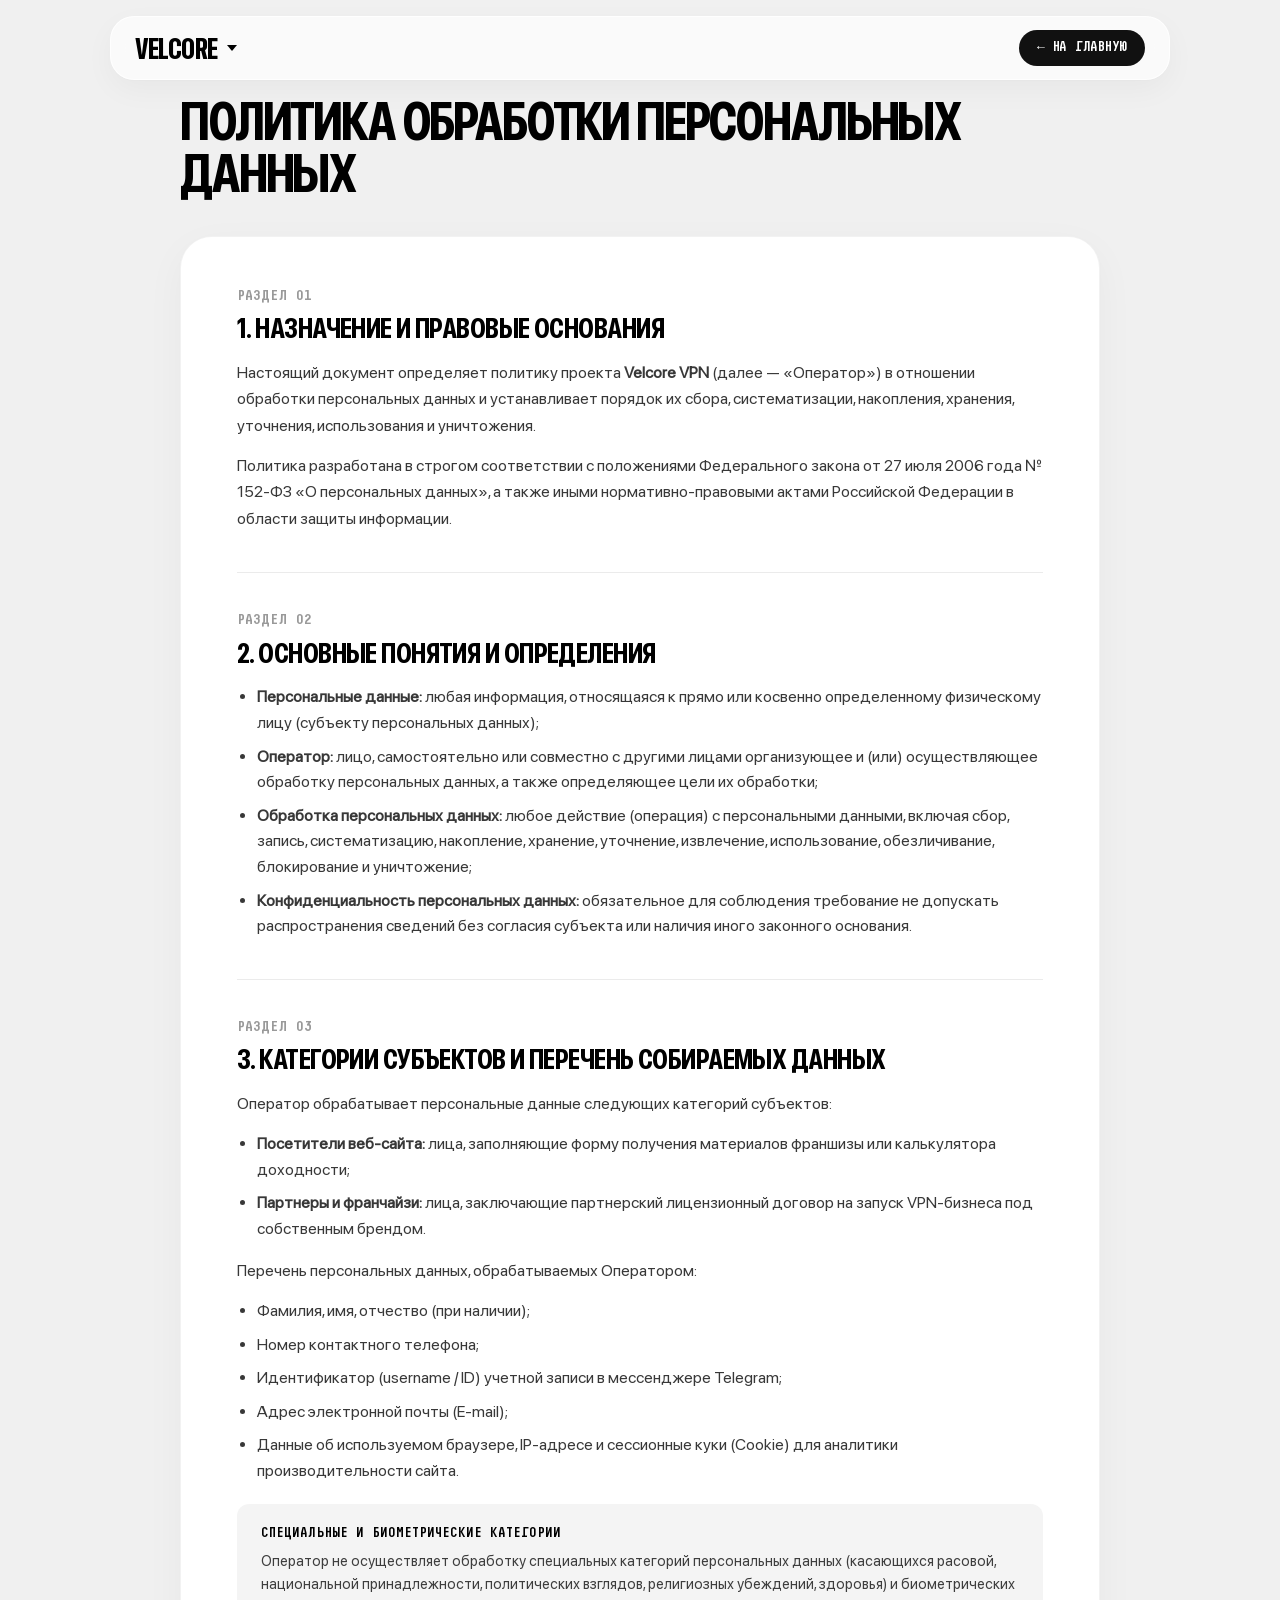
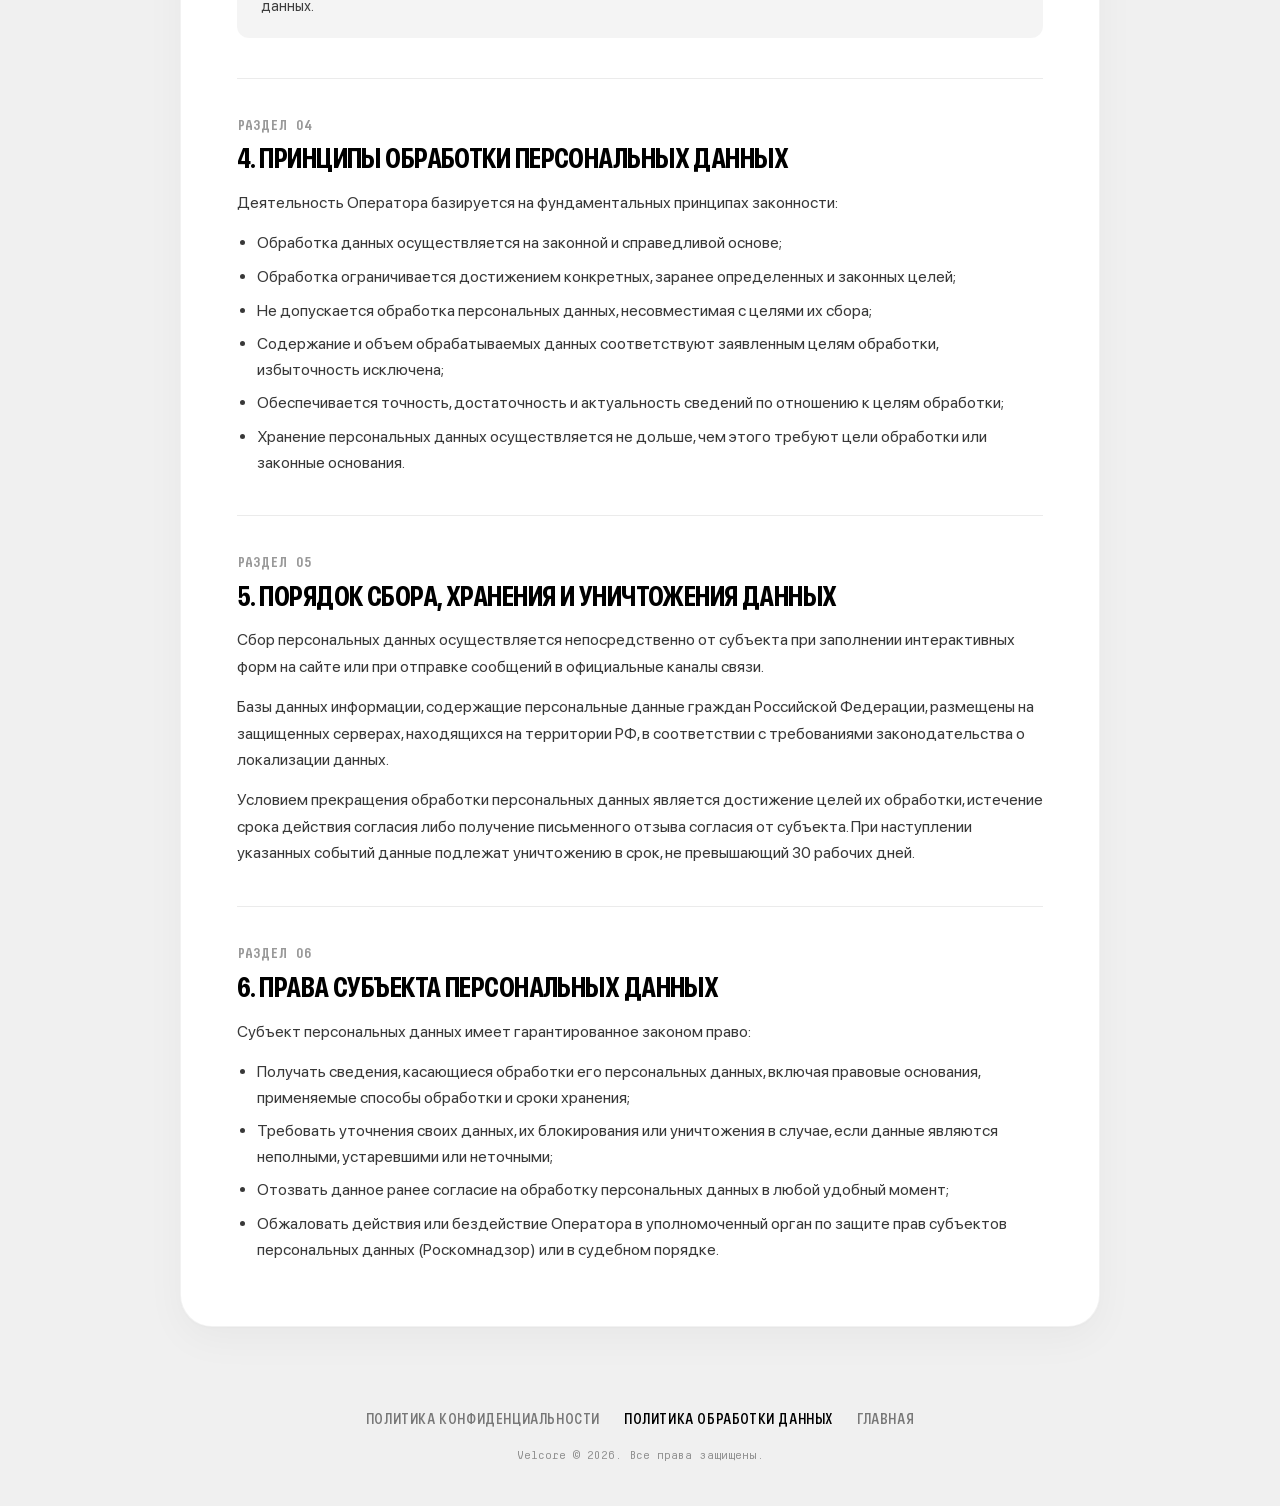
<file: data-processing.html>
<!DOCTYPE html>
<html lang="ru">

<head>
  <meta charset="UTF-8">
  <meta name="viewport" content="width=device-width, initial-scale=1.0">
  <title>Политика обработки данных — Velcore VPN</title>
  <meta name="description"
    content="Политика обработки персональных данных Velcore VPN: правовые основания, цели сбора, правила хранения и порядок отзыва согласия.">
  <link rel="preload" href="font/DecimaMonoX-Bold.woff2" as="font" type="font/woff2" crossorigin>
  <link rel="preload" href="font/DecimaMonoX.woff2" as="font" type="font/woff2" crossorigin>
  <link rel="preload" href="font/SFPro-CondensedMedium.woff2" as="font" type="font/woff2" crossorigin>
  <link rel="preload" href="font/SFPro-CondensedBold.woff2" as="font" type="font/woff2" crossorigin>
  <link rel="stylesheet" href="css/policy.css?v=2">
</head>

<body>
  <!-- Header / Navigation Bar -->
  <header class="policy-header">
    <nav class="policy-navbar">
      <a href="index.html" class="policy-logo" title="На главную Velcore">
        <span>VELCORE</span>
        <span class="policy-logo-icon"></span>
      </a>
      <div class="policy-nav-actions">
        <a href="index.html" class="policy-back-btn">
          <span>←</span>
          <span>На главную</span>
        </a>

      </div>
    </nav>
  </header>

  <!-- Main Content Area -->
  <main class="policy-main">
    <div class="policy-hero">
      <h1 class="policy-title">Политика обработки персональных данных</h1>

    </div>

    <article class="policy-card">
      <!-- Section 1 -->
      <section class="policy-section">
        <span class="policy-section-num">Раздел 01</span>
        <h2 class="policy-h2">1. Назначение и правовые основания</h2>
        <p class="policy-p">
          Настоящий документ определяет политику проекта <strong>Velcore VPN</strong> (далее — «Оператор») в отношении
          обработки персональных данных и устанавливает порядок их сбора, систематизации, накопления, хранения,
          уточнения, использования и уничтожения.
        </p>
        <p class="policy-p">
          Политика разработана в строгом соответствии с положениями Федерального закона от 27 июля 2006 года № 152-ФЗ
          «О персональных данных», а также иными нормативно-правовыми актами Российской Федерации в области защиты
          информации.
        </p>
      </section>

      <hr class="policy-divider">

      <!-- Section 2 -->
      <section class="policy-section">
        <span class="policy-section-num">Раздел 02</span>
        <h2 class="policy-h2">2. Основные понятия и определения</h2>
        <ul class="policy-ul">
          <li class="policy-li"><strong>Персональные данные:</strong> любая информация, относящаяся к прямо или косвенно
            определенному физическому лицу (субъекту персональных данных);</li>
          <li class="policy-li"><strong>Оператор:</strong> лицо, самостоятельно или совместно с другими лицами
            организующее и (или) осуществляющее обработку персональных данных, а также определяющее цели их обработки;
          </li>
          <li class="policy-li"><strong>Обработка персональных данных:</strong> любое действие (операция) с
            персональными данными, включая сбор, запись, систематизацию, накопление, хранение, уточнение, извлечение,
            использование, обезличивание, блокирование и уничтожение;</li>
          <li class="policy-li"><strong>Конфиденциальность персональных данных:</strong> обязательное для соблюдения
            требование не допускать распространения сведений без согласия субъекта или наличия иного законного
            основания.
          </li>
        </ul>
      </section>

      <hr class="policy-divider">

      <!-- Section 3 -->
      <section class="policy-section">
        <span class="policy-section-num">Раздел 03</span>
        <h2 class="policy-h2">3. Категории субъектов и перечень собираемых данных</h2>
        <p class="policy-p">
          Оператор обрабатывает персональные данные следующих категорий субъектов:
        </p>
        <ul class="policy-ul">
          <li class="policy-li"><strong>Посетители веб-сайта:</strong> лица, заполняющие форму получения материалов
            франшизы или калькулятора доходности;</li>
          <li class="policy-li"><strong>Партнеры и франчайзи:</strong> лица, заключающие партнерский лицензионный
            договор на запуск VPN-бизнеса под собственным брендом.</li>
        </ul>
        <p class="policy-p">
          Перечень персональных данных, обрабатываемых Оператором:
        </p>
        <ul class="policy-ul">
          <li class="policy-li">Фамилия, имя, отчество (при наличии);</li>
          <li class="policy-li">Номер контактного телефона;</li>
          <li class="policy-li">Идентификатор (username / ID) учетной записи в мессенджере Telegram;</li>
          <li class="policy-li">Адрес электронной почты (E-mail);</li>
          <li class="policy-li">Данные об используемом браузере, IP-адресе и сессионные куки (Cookie) для аналитики
            производительности сайта.</li>
        </ul>
        <div class="policy-callout">
          <div class="policy-callout-title">Специальные и биометрические категории</div>
          <p class="policy-callout-text">
            Оператор не осуществляет обработку специальных категорий персональных данных (касающихся расовой,
            национальной
            принадлежности, политических взглядов, религиозных убеждений, здоровья) и биометрических данных.
          </p>
        </div>
      </section>

      <hr class="policy-divider">

      <!-- Section 4 -->
      <section class="policy-section">
        <span class="policy-section-num">Раздел 04</span>
        <h2 class="policy-h2">4. Принципы обработки персональных данных</h2>
        <p class="policy-p">
          Деятельность Оператора базируется на фундаментальных принципах законности:
        </p>
        <ul class="policy-ul">
          <li class="policy-li">Обработка данных осуществляется на законной и справедливой основе;</li>
          <li class="policy-li">Обработка ограничивается достижением конкретных, заранее определенных и законных целей;
          </li>
          <li class="policy-li">Не допускается обработка персональных данных, несовместимая с целями их сбора;</li>
          <li class="policy-li">Содержание и объем обрабатываемых данных соответствуют заявленным целям обработки,
            избыточность исключена;</li>
          <li class="policy-li">Обеспечивается точность, достаточность и актуальность сведений по отношению к целям
            обработки;</li>
          <li class="policy-li">Хранение персональных данных осуществляется не дольше, чем этого требуют цели
            обработки или законные основания.</li>
        </ul>
      </section>

      <hr class="policy-divider">

      <!-- Section 5 -->
      <section class="policy-section">
        <span class="policy-section-num">Раздел 05</span>
        <h2 class="policy-h2">5. Порядок сбора, хранения и уничтожения данных</h2>
        <p class="policy-p">
          Сбор персональных данных осуществляется непосредственно от субъекта при заполнении интерактивных форм на
          сайте или при отправке сообщений в официальные каналы связи.
        </p>
        <p class="policy-p">
          Базы данных информации, содержащие персональные данные граждан Российской Федерации, размещены на защищенных
          серверах, находящихся на территории РФ, в соответствии с требованиями законодательства о локализации данных.
        </p>
        <p class="policy-p">
          Условием прекращения обработки персональных данных является достижение целей их обработки, истечение срока
          действия согласия либо получение письменного отзыва согласия от субъекта. При наступлении указанных событий
          данные подлежат уничтожению в срок, не превышающий 30 рабочих дней.
        </p>
      </section>

      <hr class="policy-divider">

      <!-- Section 6 -->
      <section class="policy-section">
        <span class="policy-section-num">Раздел 06</span>
        <h2 class="policy-h2">6. Права субъекта персональных данных</h2>
        <p class="policy-p">
          Субъект персональных данных имеет гарантированное законом право:
        </p>
        <ul class="policy-ul">
          <li class="policy-li">Получать сведения, касающиеся обработки его персональных данных, включая правовые
            основания, применяемые способы обработки и сроки хранения;</li>
          <li class="policy-li">Требовать уточнения своих данных, их блокирования или уничтожения в случае, если данные
            являются неполными, устаревшими или неточными;</li>
          <li class="policy-li">Отозвать данное ранее согласие на обработку персональных данных в любой удобный момент;
          </li>
          <li class="policy-li">Обжаловать действия или бездействие Оператора в уполномоченный орган по защите прав
            субъектов персональных данных (Роскомнадзор) или в судебном порядке.</li>
        </ul>
      </section>

    </article>
  </main>

  <!-- Footer -->
  <footer class="policy-footer">
    <div class="policy-footer-links">
      <a href="privacy-policy.html" class="policy-footer-link">Политика конфиденциальности</a>
      <a href="data-processing.html" class="policy-footer-link active">Политика обработки данных</a>
      <a href="index.html" class="policy-footer-link">Главная</a>
    </div>
    <div class="policy-footer-copy">
      Velcore © 2026. Все права защищены.
    </div>
  </footer>
</body>

</html>
</file>
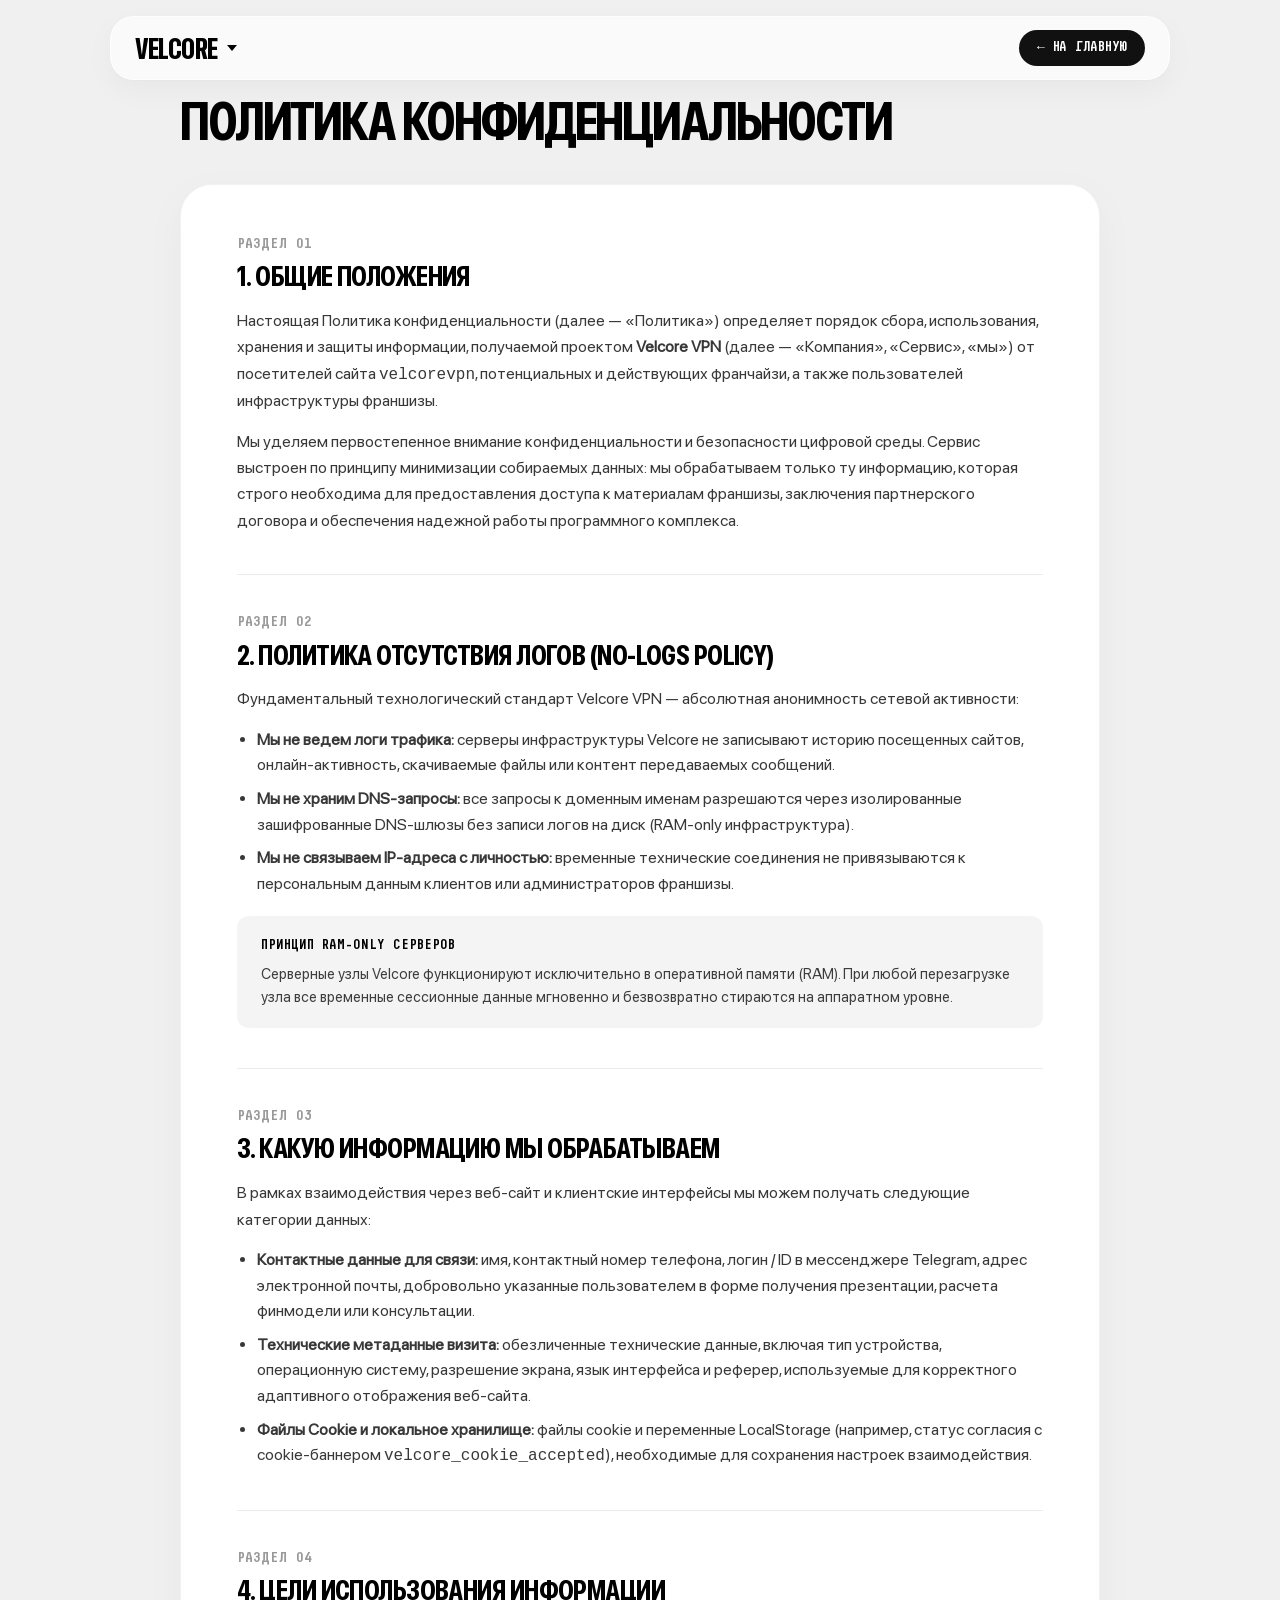
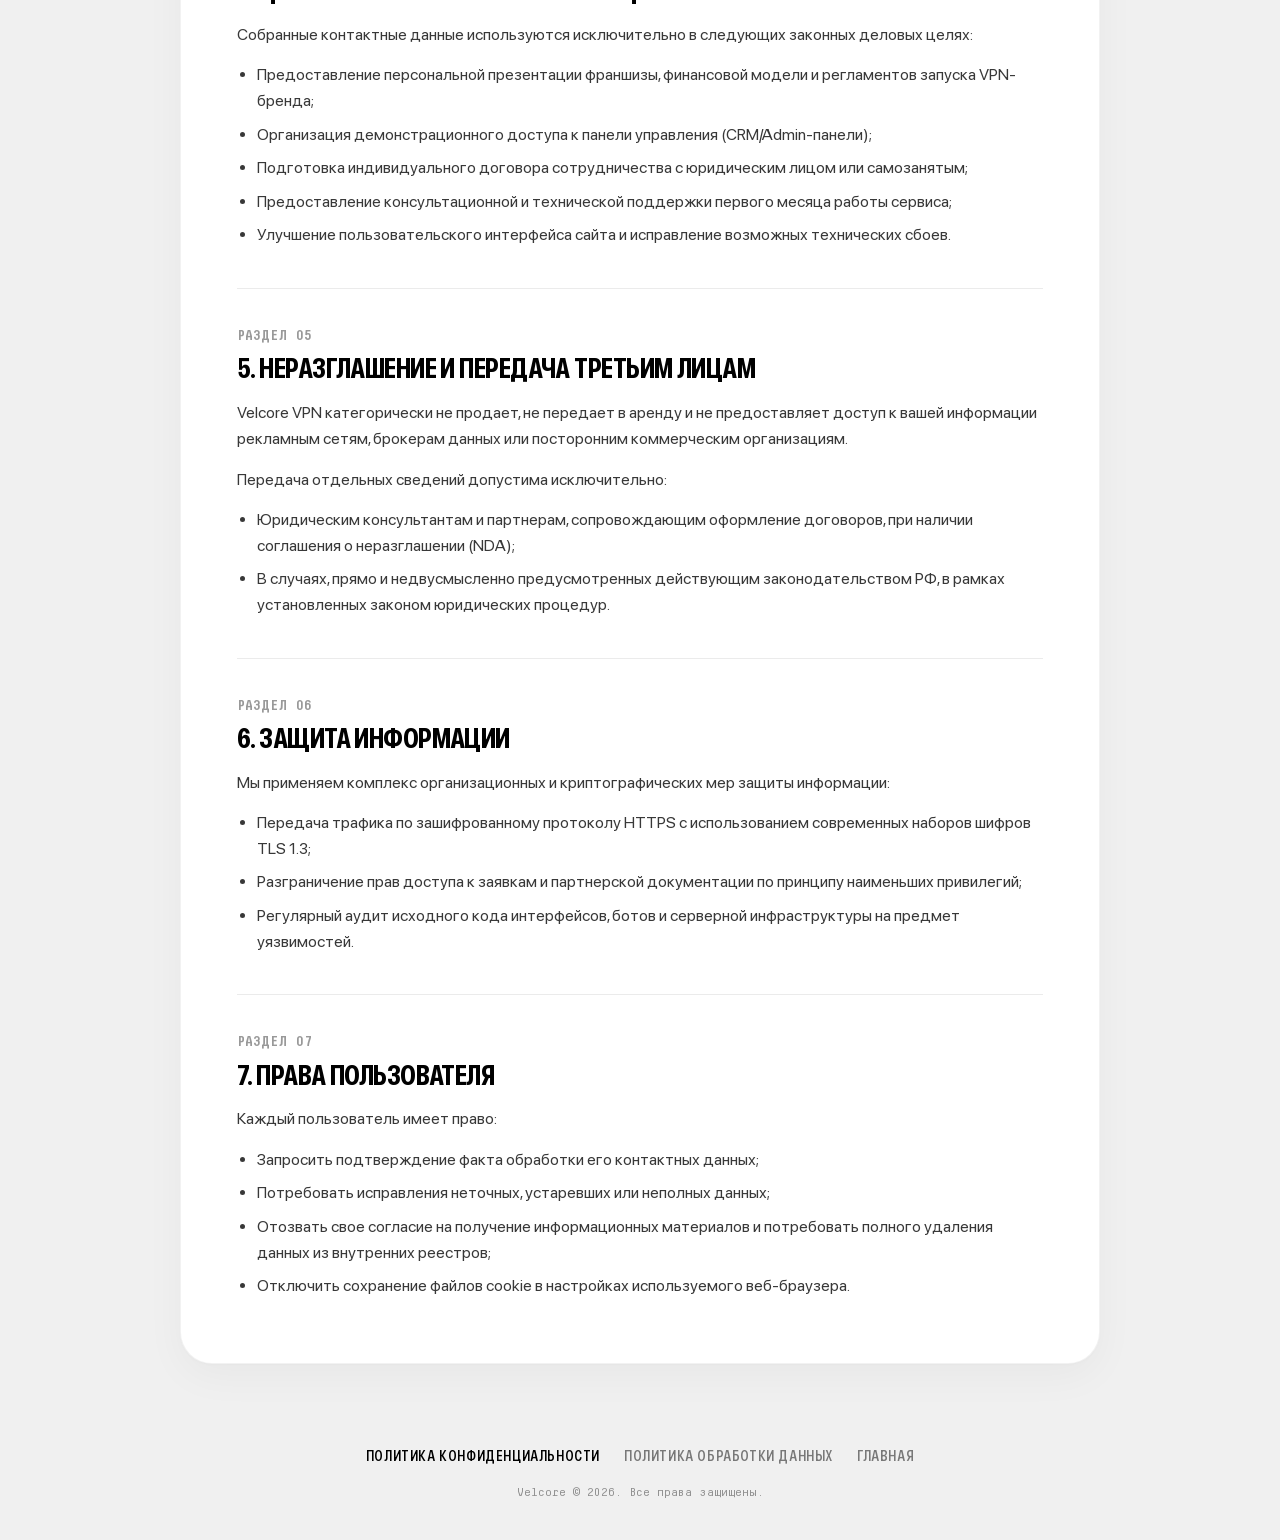
<file: privacy-policy.html>
<!DOCTYPE html>
<html lang="ru">

<head>
  <meta charset="UTF-8">
  <meta name="viewport" content="width=device-width, initial-scale=1.0">
  <title>Политика конфиденциальности — Velcore VPN</title>
  <meta name="description"
    content="Политика конфиденциальности сервиса и франшизы Velcore VPN: принципы защиты информации, No-Logs политика и права пользователей.">
  <link rel="preload" href="font/DecimaMonoX-Bold.woff2" as="font" type="font/woff2" crossorigin>
  <link rel="preload" href="font/DecimaMonoX.woff2" as="font" type="font/woff2" crossorigin>
  <link rel="preload" href="font/SFPro-CondensedMedium.woff2" as="font" type="font/woff2" crossorigin>
  <link rel="preload" href="font/SFPro-CondensedBold.woff2" as="font" type="font/woff2" crossorigin>
  <link rel="stylesheet" href="css/policy.css?v=2">
</head>

<body>
  <!-- Header / Navigation Bar -->
  <header class="policy-header">
    <nav class="policy-navbar">
      <a href="index.html" class="policy-logo" title="На главную Velcore">
        <span>VELCORE</span>
        <span class="policy-logo-icon"></span>
      </a>
      <div class="policy-nav-actions">
        <a href="index.html" class="policy-back-btn">
          <span>←</span>
          <span>На главную</span>
        </a>

      </div>
    </nav>
  </header>

  <!-- Main Content Area -->
  <main class="policy-main">
    <div class="policy-hero">
      <h1 class="policy-title">Политика конфиденциальности</h1>

    </div>

    <article class="policy-card">
      <!-- Section 1 -->
      <section class="policy-section">
        <span class="policy-section-num">Раздел 01</span>
        <h2 class="policy-h2">1. Общие положения</h2>
        <p class="policy-p">
          Настоящая Политика конфиденциальности (далее — «Политика») определяет порядок сбора, использования, хранения и
          защиты информации, получаемой проектом <strong>Velcore VPN</strong> (далее — «Компания», «Сервис», «мы») от
          посетителей сайта <code>velcorevpn</code>, потенциальных и действующих франчайзи, а также пользователей
          инфраструктуры франшизы.
        </p>
        <p class="policy-p">
          Мы уделяем первостепенное внимание конфиденциальности и безопасности цифровой среды. Сервис выстроен по
          принципу минимизации собираемых данных: мы обрабатываем только ту информацию, которая строго необходима для
          предоставления доступа к материалам франшизы, заключения партнерского договора и обеспечения надежной работы
          программного комплекса.
        </p>
      </section>

      <hr class="policy-divider">

      <!-- Section 2 -->
      <section class="policy-section">
        <span class="policy-section-num">Раздел 02</span>
        <h2 class="policy-h2">2. Политика отсутствия логов (No-Logs Policy)</h2>
        <p class="policy-p">
          Фундаментальный технологический стандарт Velcore VPN — абсолютная анонимность сетевой активности:
        </p>
        <ul class="policy-ul">
          <li class="policy-li"><strong>Мы не ведем логи трафика:</strong> серверы инфраструктуры Velcore не записывают
            историю посещенных сайтов, онлайн-активность, скачиваемые файлы или контент передаваемых сообщений.</li>
          <li class="policy-li"><strong>Мы не храним DNS-запросы:</strong> все запросы к доменным именам разрешаются
            через изолированные зашифрованные DNS-шлюзы без записи логов на диск (RAM-only инфраструктура).</li>
          <li class="policy-li"><strong>Мы не связываем IP-адреса с личностью:</strong> временные технические
            соединения не привязываются к персональным данным клиентов или администраторов франшизы.</li>
        </ul>
        <div class="policy-callout">
          <div class="policy-callout-title">Принцип RAM-Only серверов</div>
          <p class="policy-callout-text">
            Серверные узлы Velcore функционируют исключительно в оперативной памяти (RAM). При любой перезагрузке узла
            все временные сессионные данные мгновенно и безвозвратно стираются на аппаратном уровне.
          </p>
        </div>
      </section>

      <hr class="policy-divider">

      <!-- Section 3 -->
      <section class="policy-section">
        <span class="policy-section-num">Раздел 03</span>
        <h2 class="policy-h2">3. Какую информацию мы обрабатываем</h2>
        <p class="policy-p">
          В рамках взаимодействия через веб-сайт и клиентские интерфейсы мы можем получать следующие категории данных:
        </p>
        <ul class="policy-ul">
          <li class="policy-li"><strong>Контактные данные для связи:</strong> имя, контактный номер телефона, логин / ID
            в мессенджере Telegram, адрес электронной почты, добровольно указанные пользователем в форме получения
            презентации, расчета финмодели или консультации.</li>
          <li class="policy-li"><strong>Технические метаданные визита:</strong> обезличенные технические данные,
            включая тип устройства, операционную систему, разрешение экрана, язык интерфейса и реферер, используемые для
            корректного адаптивного отображения веб-сайта.</li>
          <li class="policy-li"><strong>Файлы Cookie и локальное хранилище:</strong> файлы cookie и переменные
            LocalStorage (например, статус согласия с cookie-баннером <code>velcore_cookie_accepted</code>), необходимые
            для сохранения настроек взаимодействия.</li>
        </ul>
      </section>

      <hr class="policy-divider">

      <!-- Section 4 -->
      <section class="policy-section">
        <span class="policy-section-num">Раздел 04</span>
        <h2 class="policy-h2">4. Цели использования информации</h2>
        <p class="policy-p">
          Собранные контактные данные используются исключительно в следующих законных деловых целях:
        </p>
        <ul class="policy-ul">
          <li class="policy-li">Предоставление персональной презентации франшизы, финансовой модели и регламентов
            запуска
            VPN-бренда;</li>
          <li class="policy-li">Организация демонстрационного доступа к панели управления (CRM/Admin-панели);</li>
          <li class="policy-li">Подготовка индивидуального договора сотрудничества с юридическим лицом или самозанятым;
          </li>
          <li class="policy-li">Предоставление консультационной и технической поддержки первого месяца работы сервиса;
          </li>
          <li class="policy-li">Улучшение пользовательского интерфейса сайта и исправление возможных технических сбоев.
          </li>
        </ul>
      </section>

      <hr class="policy-divider">

      <!-- Section 5 -->
      <section class="policy-section">
        <span class="policy-section-num">Раздел 05</span>
        <h2 class="policy-h2">5. Неразглашение и передача третьим лицам</h2>
        <p class="policy-p">
          Velcore VPN категорически не продает, не передает в аренду и не предоставляет доступ к вашей информации
          рекламным сетям, брокерам данных или посторонним коммерческим организациям.
        </p>
        <p class="policy-p">
          Передача отдельных сведений допустима исключительно:
        </p>
        <ul class="policy-ul">
          <li class="policy-li">Юридическим консультантам и партнерам, сопровождающим оформление договоров, при наличии
            соглашения о неразглашении (NDA);</li>
          <li class="policy-li">В случаях, прямо и недвусмысленно предусмотренных действующим законодательством РФ, в
            рамках установленных законом юридических процедур.</li>
        </ul>
      </section>

      <hr class="policy-divider">

      <!-- Section 6 -->
      <section class="policy-section">
        <span class="policy-section-num">Раздел 06</span>
        <h2 class="policy-h2">6. Защита информации</h2>
        <p class="policy-p">
          Мы применяем комплекс организационных и криптографических мер защиты информации:
        </p>
        <ul class="policy-ul">
          <li class="policy-li">Передача трафика по зашифрованному протоколу HTTPS с использованием современных наборов
            шифров TLS 1.3;</li>
          <li class="policy-li">Разграничение прав доступа к заявкам и партнерской документации по принципу наименьших
            привилегий;</li>
          <li class="policy-li">Регулярный аудит исходного кода интерфейсов, ботов и серверной инфраструктуры на
            предмет уязвимостей.</li>
        </ul>
      </section>

      <hr class="policy-divider">

      <!-- Section 7 -->
      <section class="policy-section">
        <span class="policy-section-num">Раздел 07</span>
        <h2 class="policy-h2">7. Права пользователя</h2>
        <p class="policy-p">
          Каждый пользователь имеет право:
        </p>
        <ul class="policy-ul">
          <li class="policy-li">Запросить подтверждение факта обработки его контактных данных;</li>
          <li class="policy-li">Потребовать исправления неточных, устаревших или неполных данных;</li>
          <li class="policy-li">Отозвать свое согласие на получение информационных материалов и потребовать полного
            удаления данных из внутренних реестров;</li>
          <li class="policy-li">Отключить сохранение файлов cookie в настройках используемого веб-браузера.</li>
        </ul>
      </section>


    </article>
  </main>

  <!-- Footer -->
  <footer class="policy-footer">
    <div class="policy-footer-links">
      <a href="privacy-policy.html" class="policy-footer-link active">Политика конфиденциальности</a>
      <a href="data-processing.html" class="policy-footer-link">Политика обработки данных</a>
      <a href="index.html" class="policy-footer-link">Главная</a>
    </div>
    <div class="policy-footer-copy">
      Velcore © 2026. Все права защищены.
    </div>
  </footer>
</body>

</html>
</file>
<file: css/style.css>
@font-face {
  font-family: 'Decima Mono X-Regular';
  font-style: normal;
  font-weight: 400;
  src: url(../font/DecimaMonoX.woff2) format('woff2'),
       url(../font/DecimaMonoX.ttf) format('truetype');
  font-display: swap;
}

@font-face {
  font-family: 'Decima Mono X-Regular';
  font-style: normal;
  font-weight: 400;
  src: url(../font/SFPro-Regular.woff2) format('woff2'),
       url(../font/SFPro-Regular.ttf) format('truetype');
  unicode-range: U+20BD;
  font-display: swap;
}

@font-face {
  font-family: 'Decima Mono X-Bold';
  font-style: normal;
  font-weight: 700;
  src: url(../font/DecimaMonoX-Bold.woff2) format('woff2'),
       url(../font/DecimaMonoX-Bold.ttf) format('truetype');
  font-display: swap;
}

@font-face {
  font-family: 'Decima Mono X-Bold';
  font-style: normal;
  font-weight: 700;
  src: url(../font/SFPro-CondensedBold.woff2) format('woff2'),
       url(../font/SFPro-CondensedBold.ttf) format('truetype');
  unicode-range: U+20BD;
  font-display: swap;
}

@font-face {
  font-family: 'SF Pro-Regular';
  font-style: normal;
  font-weight: 400;
  src: url(../font/SFPro-Regular.woff2) format('woff2'),
       url(../font/SFPro-Regular.ttf) format('truetype');
  font-display: swap;
}

@font-face {
  font-family: 'SF Pro-Condensed Semibold';
  font-style: normal;
  font-weight: 400 700;
  src: url(../font/SFPro-CondensedSemibold.woff2) format('woff2'),
       url(../font/SFPro-CondensedSemibold.ttf) format('truetype');
  font-display: swap;
}

@font-face {
  font-family: 'SF Pro-Condensed Medium';
  font-style: normal;
  font-weight: 400 700;
  src: url(../font/SFPro-CondensedMedium.woff2) format('woff2'),
       url(../font/SFPro-CondensedMedium.ttf) format('truetype');
  font-display: swap;
}

@font-face {
  font-family: 'SF Pro-Condensed Bold';
  font-style: normal;
  font-weight: 700;
  src: url(../font/SFPro-CondensedBold.woff2) format('woff2'),
       url(../font/SFPro-CondensedBold.ttf) format('truetype');
  font-display: swap;
}

@font-face {
  font-family: 'SF Pro-Compressed Bold';
  font-style: normal;
  font-weight: 700;
  src: url(../font/SFPro-CompressedBold.woff2) format('woff2'),
       url(../font/SFPro-CompressedBold.ttf) format('truetype');
  font-display: swap;
}

/* ------------------------------------------------------------------------- */
/* РАЗДЕЛ 2. ГЛОБАЛЬНЫЕ СТИЛИ, СБРОСЫ И ФИКСЫ СКРОЛЛБАРА                   */
/* ------------------------------------------------------------------------- */
/* ========================================================================= */
/* UNIFIED CUSTOM ENHANCEMENTS AND INTERACTIVITY STYLES                     */
/* ========================================================================= */

/* 1. Global Page Background & Clean Single Window Scrollbar */
html {
  min-height: 100% !important;
  height: auto !important;
  overflow-x: clip !important;
  overflow-y: auto !important;
  background-color: rgba(240, 240, 240, 1) !important;
  scroll-behavior: smooth;
}

body {
  min-height: 100% !important;
  height: auto !important;
  overflow: visible !important;
  margin: 0 !important;
  padding: 0 !important;
  background-color: rgba(240, 240, 240, 1) !important;
}

/* Eliminate ANY secondary inner scrollbars on ALL containers */
#desktop-view,
#mobile-view,
.view-wrapper,
.desktop-wrapper,
.mobile-wrapper,
.scroll-container,
.container,
.Pixso-canvas-0_1 {
  min-height: unset !important;
  height: auto !important;
  max-height: none !important;
  width: 100% !important;
  overflow: visible !important;
  background-color: transparent !important;
}

.Pixso-canvas-0_1 {
  display: flex !important;
  justify-content: center !important;
}

/* Custom Styled Black Scrollbar for desktop only */
@media (min-width: 769px) {
  html {
    scrollbar-width: thin;
    scrollbar-color: #000000 rgba(240, 240, 240, 0.8);
  }

  ::-webkit-scrollbar {
    width: 20px;
    height: 10px;
  }

  ::-webkit-scrollbar-track {
    background: rgba(240, 240, 240, 0.9);
  }

  ::-webkit-scrollbar-thumb {
    background: #111111;
    border-radius: 8px;
    border: 2px solid rgba(240, 240, 240, 0.9);
  }

  ::-webkit-scrollbar-thumb:hover {
    background: #000000;
  }
}

/* Eliminate ANY secondary inner scrollbars on sub-containers */
.view-wrapper::-webkit-scrollbar,
.desktop-wrapper::-webkit-scrollbar,
.mobile-wrapper::-webkit-scrollbar,
.scroll-container::-webkit-scrollbar,
.container::-webkit-scrollbar,
.Pixso-canvas-0_1::-webkit-scrollbar,
#desktop-view::-webkit-scrollbar,
#mobile-view::-webkit-scrollbar {
  display: none !important;
  width: 0 !important;
  height: 0 !important;
}

/* Typography and Font Variations Fix */
[style*="SF Pro-Condensed"],
[class*="SF Pro-Condensed"],
.Pixso-text-5_179,
.Pixso-text-5_504 {
  font-stretch: 60% !important;
  font-variation-settings: "wdth" 60, "opsz" 28 !important;
}

[style*="SF Pro-Compressed"],
[class*="SF Pro-Compressed"] {
  font-stretch: 47% !important;
  font-variation-settings: "wdth" 47, "opsz" 28 !important;
}

/* Safeguard against exporter text clipping and stroke artifacts */
[class*="Pixso-paragraph"],
[class*="Pixso-text"],
[class*="Pixso-span"] {
  -webkit-background-clip: border-box !important;
  background-clip: border-box !important;
  -webkit-text-stroke: 0 transparent !important;
}

/* Sticker text outline effects (20px / 12px rounded outline conforming to text) */
.Pixso-text-5_93,
.Pixso-text-5_74,
.Pixso-text-5_75,
.Pixso-text-5_176,
.Pixso-text-5_181,
.Pixso-text-5_182,
.Pixso-text-5_183 {
  background-color: transparent !important;
  background-image: none !important;
  z-index: 2 !important;
  filter: url(#sticker-stroke-20) !important;
}

.Pixso-text-4_215,
.Pixso-text-4_216 {
  background-color: transparent !important;
  background-image: none !important;
  z-index: 2 !important;
  filter: url(#sticker-stroke-12) !important;
}

.Pixso-vector-5_94,
.Pixso-vector-5_177 {
  z-index: 1 !important;
}

.Pixso-text-5_93 *,
.Pixso-text-5_74 *,
.Pixso-text-5_75 *,
.Pixso-text-5_176 *,
.Pixso-text-5_181 *,
.Pixso-text-5_182 *,
.Pixso-text-5_183 *,
.Pixso-text-4_215 *,
.Pixso-text-4_216 * {
  background-color: transparent !important;
  background-image: none !important;
}

/* Mobile Sticker outline text effects */
.Pixso-text-5_418,
.Pixso-text-5_446,
.Pixso-text-5_447 {
  background-color: transparent !important;
  background-image: none !important;
  z-index: 2 !important;
  filter: url(#sticker-stroke-mobile-sm) !important;
}

.Pixso-text-5_502,
.Pixso-paragraph-5_508,
.Pixso-paragraph-5_511,
.Pixso-paragraph-5_514,
.Pixso-text-4_331,
.Pixso-text-4_332 {
  background-color: transparent !important;
  background-image: none !important;
  z-index: 2 !important;
  filter: url(#sticker-stroke-mobile-md) !important;
}

.Pixso-vector-5_419 {
  z-index: 1 !important;
}

.Pixso-text-5_418 *,
.Pixso-text-5_446 *,
.Pixso-text-5_447 *,
.Pixso-text-5_502 *,
.Pixso-paragraph-5_508 *,
.Pixso-paragraph-5_511 *,
.Pixso-paragraph-5_514 *,
.Pixso-text-4_331 *,
.Pixso-text-4_332 * {
  background-color: transparent !important;
  background-image: none !important;
}

/* Common Interactive Feedback */
.clickable-btn,
.interactive-nav,
.faq-item,
.calc-track,
.cookie-ok {
  cursor: pointer;
  user-select: none;
  -webkit-tap-highlight-color: transparent;
  transition: transform 0.15s ease, opacity 0.15s ease, filter 0.15s ease;
}

.calc-track {
  position: relative;
  touch-action: none;
}

.faq-answer-active {
  animation: fadeIn 0.3s cubic-bezier(0.16, 1, 0.3, 1);
}

@keyframes fadeIn {
  from {
    opacity: 0;
    transform: translateY(6px);
  }

  to {
    opacity: 1;
    transform: translateY(0);
  }
}

/* Toast Notifications Base */
.velcore-toast {
  position: fixed;
  background: rgba(18, 18, 22, 0.95);
  color: #ffffff;
  font-family: -apple-system, BlinkMacSystemFont, "Segoe UI", Roboto, sans-serif;
  font-weight: 500;
  display: flex;
  align-items: center;
  box-shadow: 0 15px 40px rgba(0, 0, 0, 0.4);
  border: 1px solid rgba(255, 255, 255, 0.15);
  backdrop-filter: blur(12px);
  z-index: 99999;
  opacity: 0;
  transition: transform 0.35s cubic-bezier(0.16, 1, 0.3, 1), opacity 0.35s ease;
  pointer-events: none;
}

.velcore-toast.show {
  opacity: 1;
  pointer-events: auto;
}

.velcore-toast.success {
  border-color: rgba(34, 197, 94, 0.4);
}

.velcore-toast.error {
  border-color: rgba(239, 68, 68, 0.4);
}

/* Base Lead Form Success State (Global - Desktop & Mobile) */
.lead-form-success-box {
  display: flex !important;
  flex-direction: column !important;
  justify-content: center !important;
  align-items: center !important;
  text-align: center !important;
  background: #ffffff !important;
  background-color: #ffffff !important;
  border-radius: 25px !important;
  padding: 30px 20px !important;
  box-shadow: 0 10px 30px rgba(0, 0, 0, 0.08) !important;
  border: 1px solid rgba(0, 0, 0, 0.05) !important;
  animation: fadeInSuccess 0.45s cubic-bezier(0.16, 1, 0.3, 1) forwards !important;
  width: 100% !important;
  box-sizing: border-box !important;
  position: relative !important;
  z-index: 10 !important;
}

.lead-form-success-icon {
  width: 44px !important;
  height: 44px !important;
  min-width: 44px !important;
  min-height: 44px !important;
  border-radius: 50% !important;
  background: #111111 !important;
  color: #ffffff !important;
  display: flex !important;
  align-items: center !important;
  justify-content: center !important;
  font-size: 22px !important;
  font-weight: 700 !important;
  line-height: 1 !important;
  margin: 0 auto 14px auto !important;
  box-shadow: 0 4px 14px rgba(0, 0, 0, 0.16) !important;
}

.lead-form-success-title {
  font-family: "Decima Mono X-Bold", monospace, sans-serif !important;
  font-size: 20px !important;
  font-weight: 700 !important;
  text-transform: uppercase !important;
  color: #111111 !important;
  margin: 0 0 10px 0 !important;
  line-height: 125% !important;
  letter-spacing: -0.03em !important;
  text-align: center !important;
}

.lead-form-success-desc {
  font-family: "Decima Mono X-Regular", monospace, sans-serif !important;
  font-size: 14px !important;
  font-weight: 400 !important;
  text-transform: uppercase !important;
  color: rgba(0, 0, 0, 0.6) !important;
  margin: 0 !important;
  line-height: 140% !important;
  letter-spacing: -0.02em !important;
  text-align: center !important;
}

@keyframes fadeInSuccess {
  from {
    opacity: 0;
    transform: translateY(12px) scale(0.98);
  }

  to {
    opacity: 1;
    transform: translateY(0) scale(1);
  }
}

/* ------------------------------------------------------------------------- */
/* РАЗДЕЛ 3. ЕДИНАЯ СТИЛИСТИКА КОМПОНЕНТОВ (КНОПКИ 3D, ФОРМЫ, TOAST, FAQ)   */
/* ------------------------------------------------------------------------- */
/* Защита от резких углов: контейнеры-обертки всегда прозрачны без рамок и теней */
[class*="stroke-wrapper-"],
.vector-wrapper-5_79,
.btn-navbar,
.btn-hero-scroll,
.btn-hero-pres,
.btn-calc-submit,
.btn-tariff,
.btn-lead-submit {
  background: transparent !important;
  background-image: none !important;
  border: none !important;
  box-shadow: none !important;
  overflow: visible !important;
}

/* ========================================================================= */
/* ЕДИНЫЙ ДИЗАЙН 3D-ГЛЯНЦЕВЫХ КНОПОК (ПК И МОБИЛЬНЫЕ)                      */
/* ========================================================================= */

/* 1. Все кнопки (Десктоп и Мобильные) */
.btn-primary,
.Pixso-frame-5_127,
.Pixso-frame-5_211,
.Pixso-frame-5_218,
.Pixso-frame-5_45,
.Pixso-frame-4_144,
.Pixso-frame-4_177,
.Pixso-frame-4_208,
.Pixso-frame-5_454,
.Pixso-frame-5_414,
.Pixso-frame-5_538,
.Pixso-frame-5_550,
.Pixso-frame-5_745,
.Pixso-frame-4_253,
.Pixso-frame-4_289,
.Pixso-frame-4_325 {
  background: radial-gradient(130% 100% at 50% 15%, #b4b4b4 0%, #737373 38%, #161616 75%, #050505 100%) !important;
  border: 1px solid rgba(255, 255, 255, 0.28) !important;
  border-top: 1.5px solid rgba(255, 255, 255, 0.8) !important;
  border-bottom: 1px solid rgba(255, 255, 255, 0.15) !important;
  box-shadow:
    0 14px 28px -6px rgba(0, 0, 0, 0.5),
    0 4px 10px rgba(0, 0, 0, 0.3),
    inset 0 1.5px 2px rgba(255, 255, 255, 0.8),
    inset 0 3px 14px rgba(255, 255, 255, 0.3),
    inset 0 -6px 14px rgba(0, 0, 0, 0.75) !important;
  overflow: visible !important;
  cursor: pointer !important;
  user-select: none !important;
  transition: transform 0.15s ease, filter 0.15s ease, box-shadow 0.15s ease !important;
}

/* 2. Интерактивные состояния (Hover и Active) */
.btn-primary:hover,
.Pixso-frame-5_127:hover,
.Pixso-frame-5_211:hover,
.Pixso-frame-5_218:hover,
.Pixso-frame-5_45:hover,
.Pixso-frame-4_144:hover,
.Pixso-frame-4_177:hover,
.Pixso-frame-4_208:hover,
.Pixso-frame-5_454:hover,
.Pixso-frame-5_414:hover,
.Pixso-frame-5_538:hover,
.Pixso-frame-5_550:hover,
.Pixso-frame-5_745:hover,
.Pixso-frame-4_253:hover,
.Pixso-frame-4_289:hover,
.Pixso-frame-4_325:hover {
  filter: brightness(1.12) !important;
  transform: translateY(-2px) !important;
  box-shadow:
    0 20px 36px -6px rgba(0, 0, 0, 0.6),
    0 6px 14px rgba(0, 0, 0, 0.35),
    inset 0 2px 2px rgba(255, 255, 255, 0.9),
    inset 0 4px 16px rgba(255, 255, 255, 0.4),
    inset 0 -6px 14px rgba(0, 0, 0, 0.75) !important;
}

.btn-primary:active,
.Pixso-frame-5_127:active,
.Pixso-frame-5_211:active,
.Pixso-frame-5_218:active,
.Pixso-frame-5_45:active,
.Pixso-frame-4_144:active,
.Pixso-frame-4_177:active,
.Pixso-frame-4_208:active,
.Pixso-frame-5_454:active,
.Pixso-frame-5_414:active,
.Pixso-frame-5_538:active,
.Pixso-frame-5_550:active,
.Pixso-frame-5_745:active,
.Pixso-frame-4_253:active,
.Pixso-frame-4_289:active,
.Pixso-frame-4_325:active {
  transform: translateY(1px) scale(0.98) !important;
  filter: brightness(0.95) !important;
}

/* 3. Скрытие паразитных слоев экспорта Pixso на ПК и Мобильных */
.stroke-5_45,
.stroke-5_127,
.stroke-5_211,
.stroke-5_218,
.stroke-4_144,
.stroke-4_177,
.stroke-4_208,
.stroke-5_454,
.stroke-5_414,
.stroke-5_538,
.stroke-5_550,
.stroke-5_745,
.stroke-4_253,
.stroke-4_289,
.stroke-4_325,
.Pixso-rectangle-5_416,
[id="5_541"],
[id="5_552"],
[id="4_255"],
[id="4_291"],
[id="4_327"],
[id="5_747"],
.shadow-blend-5_541-0,
.shadow-blend-5_552-0,
.shadow-blend-4_255-0,
.shadow-blend-4_291-0,
.shadow-blend-4_327-0,
.shadow-blend-5_747-0,
[class*="shadow-blend-unknown"] {
  display: none !important;
}

[class*="stroke-wrapper-"] {
  overflow: visible !important;
}

/* 4. Белый четкий текст кнопок по центру */
.btn-text,
.Pixso-paragraph-5_128,
.Pixso-paragraph-5_212,
.Pixso-paragraph-5_219,
.Pixso-paragraph-5_46,
.Pixso-paragraph-4_145,
.Pixso-paragraph-4_178,
.Pixso-paragraph-4_209,
.Pixso-paragraph-5_455,
.Pixso-paragraph-5_551,
.Pixso-paragraph-5_746,
.Pixso-paragraph-4_254,
.Pixso-paragraph-4_290,
.Pixso-paragraph-4_326 {
  color: #ffffff !important;
  position: absolute !important;
  left: 50% !important;
  top: 50% !important;
  transform: translate(-50%, -50%) !important;
  margin: 0 !important;
  width: max-content !important;
  text-align: center !important;
  z-index: 5 !important;
  white-space: nowrap !important;
}

/* 5. Стрелка внутри мобильной кнопки "Рассчитать стоимость" (5_414) */
[id="5_415"] {
  position: absolute !important;
  left: 50% !important;
  top: 50% !important;
  transform: translate(-50%, -50%) !important;
  z-index: 5 !important;
  display: block !important;
}

/* 6. Мобильная кнопка бургера (5_538) - выравнивание текста и иконки стрелки */
[id="5_539"] {
  position: absolute !important;
  left: 23px !important;
  top: 50% !important;
  transform: translateY(-50%) !important;
  z-index: 5 !important;
}

[id="5_539"] p,
[id="5_539"] span {
  color: #ffffff !important;
}

[id="5_540"] {
  position: absolute !important;
  top: 50% !important;
  transform: translateY(-50%) !important;
  right: 23px !important;
  left: auto !important;
  z-index: 5 !important;
}

/* ------------------------------------------------------------------------- */
/* РАЗДЕЛ 4. ДЕСКТОПНЫЕ СТИЛИ И ПОЗИЦИОНИРОВАНИЕ (min-width: 769px)          */
/* ------------------------------------------------------------------------- */
/* ========================================================================= */
/* DESKTOP STYLES (min-width: 769px) - Extracted from desktop/Index.html     */
/* ========================================================================= */

@media (min-width: 769px) {
  * {
    box-sizing: border-box;
    margin: 0;
    padding: 0;
  }

  ol,
  ul,
  menu {
    padding-inline-start: 0;
    list-style: none;
  }

  ol li::marker,
  ul li::before {
    letter-spacing: 0;
  }

  .scroll-container>div {
    width: 100%;
  }

  .container>div {
    width: 100%;
  }

  .Pixso-canvas-0_1>div {
    width: 100%;
  }

  html {
    width: 100%;
  }

  body {
    width: 100%;
    margin: 0;
    background-color: rgba(240, 240, 240, 1);
  }

  span {
    word-break: break-word;
  }

  .container {
    width: 100%;
  }

  .scroll-container {
    width: 100%;
    overflow: visible;
  }

  .Pixso-canvas-0_1,
  .Pixso-frame-5_802 {
    width: 100%;
    position: relative;
    flex-shrink: 0;
  }

  .Pixso-canvas-0_1 {
    height: auto;
  }

  .Pixso-frame-5_802 {
    height: 15737px;
    min-width: 1920px;
    background-color: rgba(240, 240, 240, 1);
  }

  .Pixso-group-5_845 {
    width: 1436px;
    height: 620px;
    position: absolute;
    left: 242px;
    top: 13859px;
  }

  .Pixso-frame-5_798 {
    width: auto;
    height: auto;
    position: absolute;
    left: 0px;
    top: 35px;
    display: flex;
    flex-direction: row;
    gap: 122px;
    align-items: flex-end;
  }

  .Pixso-frame-5_797,
  .frame-content-5_797,
  .Pixso-frame-5_794,
  .frame-content-5_794,
  .Pixso-frame-5_795,
  .frame-content-5_795 {
    position: relative;
    display: flex;
    flex-direction: column;
    align-items: flex-start;
  }

  .Pixso-frame-5_797 {
    width: 586px;
    height: auto;
    flex-shrink: 0;
  }

  .frame-content-5_797 {
    gap: 64px;
    width: 100%;
  }

  .Pixso-frame-5_794 {
    width: 100%;
    height: auto;
    flex-shrink: 0;
  }

  .frame-content-5_794 {
    gap: 50px;
    width: 100%;
  }

  .Pixso-paragraph-5_53,
  .Pixso-paragraph-5_52 {
    text-align: left;
    text-decoration: none;
    text-transform: uppercase;
    color: rgba(0, 0, 0, 1);
    height: auto;
    position: relative;
    flex-shrink: 0;
    flex-grow: 0;
  }

  .Pixso-paragraph-5_53 {
    font-size: 54.299065px;
    font-family: "SF Pro-Condensed Semibold";
    font-weight: 650;
    letter-spacing: 0.01em;
    line-height: 114.999998%;
    white-space: pre-wrap;
    width: 100%;
  }

  .Pixso-paragraph-5_52,
  .Pixso-paragraph-5_56,
  .Pixso-paragraph-5_59,
  .Pixso-paragraph-5_61,
  .Pixso-paragraph-5_62,
  .Pixso-paragraph-5_63,
  .Pixso-paragraph-5_64,
  .Pixso-paragraph-5_60,
  .Pixso-paragraph-5_57,
  .Pixso-paragraph-5_58 {
    font-weight: 540;
    line-height: 150%;
  }

  .Pixso-paragraph-5_52 {
    font-size: 27px;
    font-family: "SF Pro-Condensed Medium";
    letter-spacing: 0.06em;
    width: 511px;
    opacity: 0.3;
  }

  .Pixso-frame-5_796,
  .frame-content-5_796 {
    width: 100%;
    height: 100%;
    position: relative;
    display: flex;
    flex-direction: column;
    align-items: flex-start;
  }

  .Pixso-frame-5_796 {
    flex-shrink: 0;
    border-radius: 80px 80px 80px 80px;
    z-index: 0;
  }

  .frame-content-5_796 {
    gap: 10px;
    padding: 40px 50px 38px 50px;
    justify-content: center;
  }

  .stroke-wrapper-5_796 {
    position: relative;
    isolation: isolate;
    width: 566px;
    height: 290px;
    display: flex;
    flex-shrink: 0;
    padding: 3px 3px 3px 3px;
  }

  .stroke-5_796 {
    position: absolute;
    inset: 0px;
    border-radius: 80px 80px 80px 80px;
    pointer-events: none;
    z-index: 1;
    border-width: 3px;
    border-style: dashed;
    box-sizing: border-box;
    border-color: rgba(0, 0, 0, 0.3);
  }

  .Pixso-frame-5_795 {
    width: 450px;
    height: auto;
    flex-shrink: 0;
  }

  .frame-content-5_795 {
    gap: 14px;
    width: 100%;
  }

  .Pixso-paragraph-5_41,
  .Pixso-paragraph-5_42,
  .Pixso-paragraph-5_43,
  .Pixso-paragraph-5_44 {
    font-size: 25px;
    font-family: "Decima Mono X-Bold";
    font-weight: 700;
    text-align: left;
    letter-spacing: 0em;
    line-height: 115%;
    font-feature-settings: "locl" 0;
    text-decoration: none;
    text-transform: uppercase;
    color: rgba(0, 0, 0, 1);
    width: 100%;
    height: auto;
    position: relative;
    flex-shrink: 0;
    flex-grow: 0;
  }

  .Pixso-frame-5_796-content-layer {
    position: absolute;
    inset: 0;
    width: 100%;
    height: 100%;
    z-index: 2;
  }

  .Pixso-frame-5_793,
  .frame-content-5_793,
  .Pixso-frame-5_792,
  .frame-content-5_792 {
    position: relative;
    display: flex;
    flex-direction: column;
    align-items: flex-start;
  }

  .Pixso-frame-5_793 {
    width: 728px;
    height: auto;
    flex-shrink: 0;
  }

  .frame-content-5_793 {
    gap: 60px;
    width: 100%;
  }

  .Pixso-frame-5_792 {
    width: 100%;
    height: auto;
    flex-shrink: 0;
  }

  .frame-content-5_792 {
    gap: 20px;
    width: 100%;
  }

  .Pixso-frame-5_790,
  .Pixso-frame-5_791,
  .frame-content-5_790 {
    width: 100%;
    position: relative;
    display: flex;
    flex-direction: column;
    justify-content: center;
    align-items: center;
  }

  .Pixso-frame-5_790,
  .Pixso-frame-5_791 {
    height: 180px;
    flex-shrink: 0;
    border-radius: 60px 60px 60px 60px;
    background-color: rgba(255, 255, 255, 1);
  }

  .frame-content-5_790 {
    gap: 10px;
    padding: 78px 351px 77px 47px;
    height: 100%;
  }

  .Pixso-paragraph-5_51,
  .Pixso-paragraph-5_50 {
    font-size: 36px;
    font-family: "Decima Mono X-Regular";
    font-weight: 400;
    text-align: left;
    letter-spacing: -0.03em;
    line-height: 100%;
    text-decoration: none;
    text-transform: uppercase;
    color: rgba(0, 0, 0, 1);
    display: -webkit-box;
    -webkit-box-orient: vertical;
    -webkit-line-clamp: 1;
    overflow: hidden;
    width: auto;
    height: auto;
    position: relative;
    flex-shrink: 0;
    flex-grow: 0;
    opacity: 0.3;
  }

  .frame-content-5_791,
  .Pixso-frame-5_45 {
    width: 100%;
    height: 100%;
    position: relative;
  }

  .frame-content-5_791 {
    display: flex;
    flex-direction: column;
    gap: 10px;
    align-items: center;
    justify-content: center;
    padding: 78px 249px 77px 47px;
  }

  .Pixso-frame-5_45,
  .Pixso-rectangle-5_114,
  .Pixso-frame-5_127,
  .Pixso-frame-5_211,
  .Pixso-frame-5_218,
  .Pixso-frame-4_144,
  .Pixso-frame-4_177,
  .Pixso-frame-4_208 {
    background-size: 100% 100%, 100% 100%;
    background-repeat: no-repeat, no-repeat;
    background-position: center, center;
  }

  .Pixso-frame-5_45 {
    overflow: hidden;
    flex-shrink: 0;
    border-radius: 60px 60px 60px 60px;
    z-index: 1;
    background-image: linear-gradient(90deg, rgba(0, 0, 0, 1) 0%, rgba(0, 0, 0, 1) 100%), url("data:image/svg+xml;utf8,%3Csvg%20viewBox%3D'0%200%20728%20180'%20preserveAspectRatio%3D'none'%20xmlns%3D'http%3A%2F%2Fwww.w3.org%2F2000%2Fsvg'%3E%0A%20%20%20%20%20%20%3Cdefs%3E%0A%20%20%20%20%20%20%20%20%3CradialGradient%20id%3D'grad'%20gradientUnits%3D'userSpaceOnUse'%20cx%3D'0'%20cy%3D'0'%20r%3D'1'%20gradientTransform%3D'matrix(-602.6734%2C%20-0.0000%2C%200.0000%2C%20-149.0127%2C%20364.0000%2C%2030.9873)'%3E%0A%20%20%20%20%20%20%20%20%20%20%3Cstop%20stop-color%3D'rgba(169.182693%2C169.182693%2C169.182693%2C0.8)'%20offset%3D'0'%2F%3E%3Cstop%20stop-color%3D'rgba(115.240387%2C115.240387%2C115.240387%2C0.8)'%20offset%3D'0.4'%2F%3E%3Cstop%20stop-color%3D'rgba(0%2C0%2C0%2C1)'%20offset%3D'0.837806'%2F%3E%0A%20%20%20%20%20%20%20%20%3C%2FradialGradient%3E%0A%20%20%20%20%20%20%3C%2Fdefs%3E%0A%20%20%20%20%20%20%3Crect%20width%3D'100%25'%20height%3D'100%25'%20fill%3D'url(%23grad)'%2F%3E%0A%20%20%20%20%3C%2Fsvg%3E");
  }

  .stroke-wrapper-5_45 {
    position: relative;
    isolation: isolate;
    width: 100%;
    height: 180px;
    flex-shrink: 0;
  }

  .stroke-5_45,
  .shadow-blend-unknown-0,
  .shadow-blend-unknown-1,
  .shadow-blend-unknown-2,
  .shadow-blend-unknown-3,
  .shadow-blend-unknown-4 {
    position: absolute;
    border-radius: 60px 60px 60px 60px;
    pointer-events: none;
  }

  .stroke-5_45,
  .stroke-5_127,
  .stroke-5_211,
  .stroke-5_241,
  .stroke-5_237,
  .stroke-5_218,
  .stroke-4_144,
  .stroke-4_177,
  .stroke-4_208 {
    -webkit-mask: linear-gradient(#fff 0 0) content-box, linear-gradient(#fff 0 0);
    -webkit-mask-composite: xor;
    mask-composite: exclude;
  }

  .stroke-5_45 {
    inset: 0px;
    z-index: 0;
    background-image: url("data:image/svg+xml;utf8,%3Csvg%20viewBox%3D'0%200%20728%20180'%20preserveAspectRatio%3D'none'%20xmlns%3D'http%3A%2F%2Fwww.w3.org%2F2000%2Fsvg'%3E%0A%20%20%20%20%20%20%3Cdefs%3E%0A%20%20%20%20%20%20%20%20%3ClinearGradient%20id%3D'grad'%20gradientUnits%3D'objectBoundingBox'%20x1%3D'0'%20y1%3D'0.5'%20x2%3D'1'%20y2%3D'0.5'%20gradientTransform%3D'matrix(0.9712%2C%20-1.0479%2C%201.0479%2C%202.6979%2C%20-0.4952%2C%20-0.3490)'%3E%0A%20%20%20%20%20%20%20%20%20%20%3Cstop%20stop-color%3D'rgba(255%2C255%2C255%2C0)'%20offset%3D'0'%2F%3E%3Cstop%20stop-color%3D'rgba(255%2C255%2C255%2C0.56)'%20offset%3D'0.246634'%2F%3E%3Cstop%20stop-color%3D'rgba(255%2C255%2C255%2C0.24)'%20offset%3D'0.927745'%2F%3E%3Cstop%20stop-color%3D'rgba(255%2C255%2C255%2C0.16)'%20offset%3D'1'%2F%3E%0A%20%20%20%20%20%20%20%20%3C%2FlinearGradient%3E%0A%20%20%20%20%20%20%3C%2Fdefs%3E%0A%20%20%20%20%20%20%3Crect%20width%3D'100%25'%20height%3D'100%25'%20fill%3D'url(%23grad)'%2F%3E%0A%20%20%20%20%3C%2Fsvg%3E");
    background-size: 100% 100%;
    background-repeat: no-repeat;
    background-position: center;
    padding: 1.5px 1.5px 1.5px 1.5px;
  }

  .shadow-blend-unknown-0 {
    inset: 0;
    box-shadow: -6.407302px -7.408442px 12.013691px -2.002282px rgba(255, 255, 255, 0.2) inset;
    mix-blend-mode: normal;
  }

  .shadow-blend-unknown-1,
  .shadow-blend-unknown-2 {
    inset: 0;
    box-shadow: 1.001141px 1.001141px 24.027382px -2.002282px rgba(255, 255, 255, 1) inset;
    mix-blend-mode: normal;
  }

  .shadow-blend-unknown-3 {
    inset: 0;
    box-shadow: 2.002282px 2.002282px 13.21506px -2.002282px rgba(255, 255, 255, 0.7) inset;
    mix-blend-mode: normal;
  }

  .shadow-blend-unknown-4 {
    inset: 0;
    box-shadow: 0px 16.806854px 25.856697px -21.448132px rgba(16.550482, 16.550482, 16.550482, 0.45);
    mix-blend-mode: normal;
  }

  .Pixso-paragraph-5_46 {
    font-size: 54px;
    font-family: "SF Pro-Condensed Semibold";
    font-weight: 650;
    text-align: center;
    display: flex;
    flex-direction: column;
    justify-content: center;
    letter-spacing: -0.02em;
    line-height: 85.000002%;
    text-decoration: none;
    text-transform: uppercase;
    color: rgba(255, 255, 255, 1);
    width: auto;
    height: auto;
    position: absolute;
    left: 50%;
    top: 76px;
    transform: translateX(calc(-50% + 0px));
    white-space: pre;
    flex-grow: 0;
  }

  .Pixso-group-5_846 {
    width: 1476px;
    height: 939px;
    position: absolute;
    left: 222px;
    top: 14700px;
  }

  .Pixso-frame-5_801,
  .frame-content-5_801,
  .Pixso-frame-5_799,
  .frame-content-5_799,
  .Pixso-frame-5_131,
  .frame-content-5_131,
  .Pixso-frame-5_132,
  .Pixso-frame-5_140,
  .frame-content-5_132,
  .Pixso-frame-5_773,
  .frame-content-5_773,
  .Pixso-frame-5_789,
  .frame-content-5_789 {
    display: flex;
    flex-direction: column;
    align-items: center;
  }

  .Pixso-frame-5_801,
  .Pixso-rectangle-5_68,
  .Pixso-group-5_69 {
    left: 0px;
    top: 0px;
  }

  .Pixso-frame-5_801 {
    width: 1476px;
    height: auto;
    position: absolute;
  }

  .frame-content-5_801 {
    gap: 58px;
    width: 100%;
    position: relative;
  }

  .Pixso-paragraph-5_65,
  .Pixso-frame-5_800,
  .Pixso-paragraph-5_56,
  .Pixso-frame-5_799 {
    height: auto;
    position: relative;
    flex-shrink: 0;
  }

  .Pixso-paragraph-5_65 {
    font-size: 495px;
    font-family: "SF Pro-Condensed Semibold";
    font-weight: 650;
    text-align: center;
    letter-spacing: -0.05em;
    line-height: 92.000002%;
    font-feature-settings: "locl" 0;
    text-decoration: none;
    text-transform: uppercase;
    color: rgba(0, 0, 0, 1);
    width: 100%;
    flex-grow: 0;
  }

  .Pixso-frame-5_800 {
    width: auto;
    display: flex;
    flex-direction: row;
    gap: 185px;
    align-items: flex-start;
  }

  .Pixso-paragraph-5_56 {
    font-size: 27px;
    font-family: "SF Pro-Condensed Medium";
    text-align: left;
    letter-spacing: 0.06em;
    text-decoration: none;
    text-transform: uppercase;
    color: rgba(0, 0, 0, 0.3);
    width: 288px;
  }

  .Pixso-frame-5_799 {
    width: 461px;
  }

  .frame-content-5_799 {
    gap: 25px;
    width: 100%;
    position: relative;
  }

  .Pixso-paragraph-5_59,
  .Pixso-paragraph-5_61,
  .Pixso-paragraph-5_62,
  .Pixso-paragraph-5_63,
  .Pixso-paragraph-5_64,
  .Pixso-paragraph-5_60,
  .Pixso-paragraph-5_57,
  .Pixso-paragraph-5_58 {
    font-family: "SF Pro-Condensed Medium";
    letter-spacing: 0.06em;
    text-decoration: none;
    text-transform: uppercase;
    height: auto;
    position: relative;
    flex-shrink: 0;
  }

  .Pixso-paragraph-5_59,
  .Pixso-paragraph-5_61,
  .Pixso-paragraph-5_62,
  .Pixso-paragraph-5_63,
  .Pixso-paragraph-5_64,
  .Pixso-paragraph-5_60 {
    font-size: 78px;
    text-align: center;
    line-height: 100% !important;
    font-feature-settings: "locl" 0;
    color: rgba(0, 0, 0, 1);
    width: 100%;
    flex-grow: 0;
    cursor: pointer;
    transition: opacity 0.2s ease;
  }

  .Pixso-paragraph-5_59:hover,
  .Pixso-paragraph-5_61:hover,
  .Pixso-paragraph-5_62:hover,
  .Pixso-paragraph-5_63:hover,
  .Pixso-paragraph-5_64:hover,
  .Pixso-paragraph-5_60:hover {
    opacity: 1;
  }

  .Pixso-paragraph-5_57 {
    font-size: 27px;
    text-align: right;
    color: rgba(0, 0, 0, 0.3);
    width: 283px;
  }

  .Pixso-paragraph-5_58 {
    font-size: 27px;
    text-align: left;
    color: rgba(0, 0, 0, 0.3);
    width: auto;
    white-space: pre;
    flex-grow: 0;
  }

  .Pixso-group-5_835 {
    width: 1447px;
    height: 2098.819336px;
    position: absolute;
    left: 237px;
    top: 141px;
  }

  .Pixso-group-5_67,
  .Pixso-rectangle-5_68,
  .Pixso-group-5_69 {
    width: 746px;
    height: 1342px;
    position: absolute;
  }

  .Pixso-group-5_67,
  .vector-wrapper-5_79,
  .Pixso-group-5_113,
  .Pixso-rectangle-5_114,
  .Pixso-frame-5_131,
  .Pixso-paragraph-5_135,
  .Pixso-paragraph-5_146,
  .Pixso-paragraph-5_157,
  .Pixso-paragraph-5_168,
  .Pixso-paragraph-5_209,
  .Pixso-rectangle-5_205,
  .stroke-wrapper-5_211,
  .Pixso-rectangle-5_210,
  .Pixso-frame-4_117,
  .Pixso-frame-4_149,
  .Pixso-frame-4_181 {
    margin-left: auto;
    margin-right: auto;
  }

  .Pixso-group-5_67 {
    left: -0.5px;
    right: 0.5px;
    top: 450px;
  }

  .Pixso-rectangle-5_68 {
    background-image: url(../image/461bb40562fd7442d5626c42a824de0b09a78587.webp);
    background-size: 321.7162% 134.1281%;
    background-repeat: no-repeat;
    background-position: -827.00px -229.00px;
  }

  .Pixso-vector-5_71 {
    width: 575.68359375px;
    height: 1242.7734375px;
    background-image: url(../image/burger-vpn-mockup.webp);
    background-size: 100% 100%;
    background-repeat: no-repeat;
    position: absolute;
    left: 84.71875px;
    top: 49.612183px;
    -webkit-mask-image: url(../image/phone_mask.svg);
    mask-image: url(../image/phone_mask.svg);
    -webkit-mask-size: 746px 1342px;
    mask-size: 746px 1342px;
    -webkit-mask-position: -84.71875px -49.612183px;
    mask-position: -84.71875px -49.612183px;
    -webkit-mask-repeat: no-repeat;
    mask-repeat: no-repeat;
  }

  .Pixso-rectangle-5_72 {
    width: 183px;
    height: 50px;
    position: absolute;
    left: 1188px;
    top: 601px;
    background-color: rgba(255, 255, 255, 1);
  }

  .Pixso-text-5_73 {
    font-size: 255px;
    font-family: "SF Pro-Condensed Semibold";
    font-weight: 400;
    text-align: center;
    letter-spacing: -0.05em;
    line-height: 92.000002%;
    text-decoration: none;
    text-transform: uppercase;
    color: rgba(0, 0, 0, 1);
    width: auto;
    height: auto;
    position: absolute;
    left: 50%;
    top: 50px;
    transform: translateX(calc(-50% + -1px));
    white-space: nowrap;
    flex-grow: 0;
  }

  .Pixso-paragraph-5_73_0,
  .Pixso-span-5_73_0_1,
  .Pixso-paragraph-5_73_1,
  .Pixso-span-5_73_1_1 {
    position: relative;
    flex-shrink: 0;
  }

  .Pixso-paragraph-5_73_0 {
    text-box: trim-start cap alphabetic;
  }

  .Pixso-span-5_73_0_1,
  .Pixso-span-5_73_1_1 {
    font-weight: 650;
    text-decoration: none;
  }

  .Pixso-paragraph-5_73_1 {
    line-height: 205px;
    margin-top: -5px;
    text-box: trim-end cap alphabetic;
  }

  .Pixso-text-5_74 {
    font-size: 38px;
    font-family: "Decima Mono X-Bold";
    font-weight: 700;
    text-align: center;
    letter-spacing: -0.05em;
    line-height: 114.999998%;
    text-decoration: none;
    text-transform: uppercase;
    color: rgba(0, 0, 0, 1);
    width: auto;
    height: auto;
    position: absolute;
    left: 1186.550781px;
    top: 475px;
    white-space: nowrap;
    flex-grow: 0;
    -webkit-text-stroke: 20px transparent;
    -webkit-background-clip: text;
    background-color: rgba(255, 255, 255, 1);
  }

  .Pixso-paragraph-5_74_0,
  .Pixso-span-5_74_0_1,
  .Pixso-paragraph-5_74_1,
  .Pixso-span-5_74_1_1 {
    position: relative;
    flex-shrink: 0;
  }

  .Pixso-paragraph-5_74_0 {
    line-height: 46.740002px;
    text-box: trim-start cap alphabetic;
  }

  .Pixso-span-5_74_0_1,
  .Pixso-span-5_74_1_1 {
    text-decoration: none;
  }

  .Pixso-paragraph-5_74_1 {
    line-height: 46.740002px;
    text-box: trim-end cap alphabetic;
  }

  .Pixso-text-5_75 {
    font-size: 38px;
    font-family: "Decima Mono X-Bold";
    font-weight: 700;
    text-align: left;
    letter-spacing: -0.05em;
    line-height: 114.999998%;
    text-decoration: none;
    text-transform: uppercase;
    color: rgba(0, 0, 0, 1);
    width: auto;
    height: auto;
    position: absolute;
    left: 1153.46582px;
    top: 578px;
    white-space: nowrap;
    flex-grow: 0;
    -webkit-text-stroke: 20px transparent;
    -webkit-background-clip: text;
    background-color: rgba(255, 255, 255, 1);
  }

  .Pixso-paragraph-5_75_0,
  .Pixso-span-5_75_0_1,
  .Pixso-paragraph-5_75_1,
  .Pixso-span-5_75_1_1 {
    position: relative;
    flex-shrink: 0;
  }

  .Pixso-paragraph-5_75_0 {
    line-height: 46.740002px;
    text-box: trim-start cap alphabetic;
  }

  .Pixso-span-5_75_0_1,
  .Pixso-span-5_75_1_1 {
    text-decoration: none;
  }

  .Pixso-paragraph-5_75_1 {
    line-height: 46.740002px;
    text-box: trim-end cap alphabetic;
  }

  .Pixso-vector-5_79 {
    position: absolute;
    inset: 0% -2.8655467050121772% -17.27363103614658% -2.865546633919003%;
    background-image: url(../image/Frame_5_79.svg) !important;
    background-size: 100% 100% !important;
    background-repeat: no-repeat !important;
    pointer-events: auto;
  }

  .vector-wrapper-5_79 {
    position: absolute;
    left: -132.57629400000002px;
    right: 132.57629400000002px;
    top: 1823px;
    width: 153.847412px;
    height: 122.819313px;
    cursor: pointer !important;
    overflow: visible !important;
    transition: transform 0.2s cubic-bezier(0.16, 1, 0.3, 1), filter 0.2s ease !important;
  }

  .vector-wrapper-5_79:hover {
    filter: brightness(1.15) !important;
    transform: translateY(-3px) !important;
  }

  .vector-wrapper-5_79:active {
    transform: translateY(2px) scale(0.98) !important;
    filter: brightness(0.95) !important;
  }

  .Pixso-text-5_82 {
    font-size: 54.299065px;
    font-family: "SF Pro-Condensed Semibold";
    font-weight: 400;
    text-align: left;
    display: flex;
    flex-direction: column;
    justify-content: center;
    letter-spacing: -0.02em;
    line-height: 85.000002%;
    text-decoration: none;
    text-transform: uppercase;
    color: rgba(0, 0, 0, 1);
    width: auto;
    height: auto;
    position: absolute;
    left: 687.847656px;
    top: 1844.980469px;
    white-space: nowrap;
    flex-grow: 0;
    cursor: pointer !important;
    transition: opacity 0.2s ease, transform 0.2s ease !important;
  }

  .Pixso-text-5_82:hover {
    opacity: 0.8 !important;
  }

  .Pixso-text-5_82:active {
    transform: translateY(1px) scale(0.99) !important;
  }

  .Pixso-paragraph-5_82_0,
  .Pixso-span-5_82_0_1,
  .Pixso-paragraph-5_82_1,
  .Pixso-span-5_82_1_1 {
    position: relative;
    flex-shrink: 0;
  }

  .Pixso-paragraph-5_82_0 {
    line-height: 64.798294px;
    text-box: trim-start cap alphabetic;
  }

  .Pixso-span-5_82_0_1,
  .Pixso-span-5_82_1_1 {
    font-weight: 650;
    text-decoration: none;
  }

  .Pixso-paragraph-5_82_1 {
    line-height: 64.798294px;
    text-box: trim-end cap alphabetic;
  }

  .Pixso-paragraph-5_83,
  .Pixso-paragraph-5_84,
  .Pixso-paragraph-5_85,
  .Pixso-paragraph-5_86,
  .Pixso-paragraph-5_87,
  .Pixso-text-5_88 {
    font-size: 25px;
    font-family: "Decima Mono X-Bold";
    font-weight: 700;
    letter-spacing: -0.05em;
    line-height: 145.000005%;
    text-decoration: none;
    text-transform: uppercase;
    color: rgba(0, 0, 0, 1);
    height: auto;
    position: absolute;
  }

  .Pixso-paragraph-5_83 {
    text-align: right;
    width: auto;
    left: 179px;
    top: 760px;
    white-space: pre;
    flex-grow: 0;
  }

  .Pixso-paragraph-5_84 {
    text-align: left;
    width: 278px;
    left: 4px;
    top: 879px;
  }

  .Pixso-paragraph-5_85 {
    text-align: left;
    width: 124px;
    left: 1145px;
    top: 1088px;
  }

  .Pixso-paragraph-5_86,
  .Pixso-paragraph-5_87 {
    text-align: left;
    font-feature-settings: "locl" 0;
    white-space: pre;
  }

  .Pixso-paragraph-5_86 {
    width: 211px;
    left: 1229px;
    top: 1151px;
  }

  .Pixso-paragraph-5_87 {
    width: 330px;
    left: 176px;
    top: 933px;
  }

  .Pixso-text-5_88 {
    text-align: left;
    width: auto;
    left: 4px;
    top: 1094px;
    white-space: nowrap;
    flex-grow: 0;
  }

  .Pixso-paragraph-5_88_0,
  .Pixso-span-5_88_0_1,
  .Pixso-paragraph-5_88_1,
  .Pixso-span-5_88_1_1 {
    position: relative;
    flex-shrink: 0;
  }

  .Pixso-paragraph-5_88_0 {
    line-height: 36px;
    text-box: trim-start cap alphabetic;
  }

  .Pixso-span-5_88_0_1,
  .Pixso-span-5_88_1_1 {
    text-decoration: none;
  }

  .Pixso-paragraph-5_88_1 {
    line-height: 36px;
    text-box: trim-end cap alphabetic;
  }

  .Pixso-paragraph-5_89,
  .Pixso-paragraph-5_90,
  .Pixso-paragraph-5_91,
  .Pixso-paragraph-5_92,
  .Pixso-text-5_93 {
    font-family: "Decima Mono X-Bold";
    font-weight: 700;
    letter-spacing: -0.05em;
    text-decoration: none;
    text-transform: uppercase;
    color: rgba(0, 0, 0, 1);
    height: auto;
    position: absolute;
  }

  .Pixso-paragraph-5_89 {
    font-size: 25px;
    text-align: left;
    line-height: 145.000005%;
    width: 159px;
    left: 182px;
    top: 1168px;
  }

  .Pixso-paragraph-5_90 {
    font-size: 25px;
    text-align: left;
    line-height: 114.999998%;
    width: auto;
    left: 4px;
    top: 760px;
    white-space: pre;
    flex-grow: 0;
  }

  .Pixso-paragraph-5_91 {
    font-size: 25px;
    text-align: right;
    line-height: 114.999998%;
    width: 296px;
    left: 1144px;
    top: 965px;
  }

  .Pixso-paragraph-5_92 {
    font-size: 25px;
    text-align: right;
    line-height: 145.000005%;
    font-feature-settings: "locl" 0;
    width: 278px;
    left: 38px;
    top: 805px;
    white-space: pre;
  }

  .Pixso-text-5_93 {
    font-size: 38px;
    text-align: center;
    line-height: 114.999998%;
    width: auto;
    left: 50%;
    top: 465px;
    transform: translateX(calc(-50% + -588.5px));
    white-space: nowrap;
    flex-grow: 0;
    -webkit-text-stroke: 20px transparent;
    -webkit-background-clip: text;
    background-color: rgba(255, 255, 255, 1);
  }

  .Pixso-paragraph-5_93_0,
  .Pixso-span-5_93_0_1,
  .Pixso-paragraph-5_93_1,
  .Pixso-span-5_93_1_1 {
    position: relative;
    flex-shrink: 0;
  }

  .Pixso-paragraph-5_93_0 {
    line-height: 46.740002px;
    text-box: trim-start cap alphabetic;
  }

  .Pixso-span-5_93_0_1,
  .Pixso-span-5_93_1_1 {
    text-decoration: none;
  }

  .Pixso-paragraph-5_93_1 {
    line-height: 46.740002px;
    text-box: trim-end cap alphabetic;
  }

  .Pixso-vector-5_94 {
    width: 103.26025390625px;
    height: 86.03509521484375px;
    background-image: url(../image/Vector_5_94.svg);
    background-size: 100% 100%;
    background-repeat: no-repeat;
    position: absolute;
    left: 119.828194px;
    top: 395px;
  }

  .Pixso-frame-5_768,
  .frame-content-5_768,
  .Pixso-frame-5_771,
  .frame-content-5_771,
  .Pixso-frame-5_770,
  .frame-content-5_770,
  .Pixso-frame-5_772,
  .frame-content-5_772 {
    display: flex;
    flex-direction: column;
    justify-content: center;
    align-items: center;
  }

  .Pixso-frame-5_768 {
    width: 257px;
    height: 39px;
    position: absolute;
    left: 1137px;
    top: 750px;
    background-color: rgba(36, 219, 140, 1);
  }

  .frame-content-5_768 {
    gap: 10px;
    padding: 10px 14px 11px 8px;
    width: 100%;
    height: 100%;
    position: relative;
  }

  .Pixso-paragraph-5_98,
  .Pixso-paragraph-5_100,
  .Pixso-paragraph-5_102 {
    font-size: 25px;
    font-family: "Decima Mono X-Bold";
    font-weight: 700;
    text-align: left;
    letter-spacing: -0.05em;
    line-height: 145.000005%;
    text-decoration: none;
    text-transform: uppercase;
    color: rgba(255, 255, 255, 1);
    width: auto;
    height: auto;
    position: relative;
    flex-shrink: 0;
    white-space: pre;
    flex-grow: 0;
  }

  .Pixso-frame-5_771 {
    width: 128px;
    height: 39px;
    position: absolute;
    left: 1319px;
    top: 807px;
    background-color: rgba(36, 219, 140, 1);
  }

  .frame-content-5_771 {
    gap: 10px;
    padding: 10px 7px 11px 9px;
    width: 100%;
    height: 100%;
    position: relative;
  }

  .Pixso-paragraph-5_99 {
    font-size: 25px;
    font-family: "Decima Mono X-Bold";
    font-weight: 700;
    text-align: right;
    letter-spacing: -0.05em;
    line-height: 145.000005%;
    text-decoration: none;
    text-transform: uppercase;
    color: rgba(255, 255, 255, 1);
    width: auto;
    height: auto;
    position: relative;
    flex-shrink: 0;
    white-space: pre;
    flex-grow: 0;
  }

  .Pixso-group-5_769,
  .Pixso-frame-5_770 {
    width: 153px;
    height: 39px;
    position: absolute;
  }

  .Pixso-group-5_769 {
    left: 1137px;
    top: 825px;
  }

  .Pixso-frame-5_770 {
    left: 0px;
    top: 0px;
    background-color: rgba(36, 219, 140, 1);
  }

  .frame-content-5_770 {
    gap: 10px;
    padding: 10px 6px 11px 8px;
    width: 100%;
    height: 100%;
    position: relative;
  }

  .Pixso-frame-5_772 {
    width: 315px;
    height: 39px;
    position: absolute;
    left: 0px;
    top: 1028px;
    background-color: rgba(205.961533, 97.534668, 97.534668, 1);
  }

  .frame-content-5_772 {
    gap: 10px;
    padding: 10px 2px 11px 9px;
    width: 100%;
    height: 100%;
    position: relative;
  }

  .Pixso-group-5_113,
  .Pixso-rectangle-5_114 {
    width: 830px;
    height: 578px;
    position: absolute;
    top: 0px;
  }

  .Pixso-group-5_113 {
    left: -0.5px;
    right: 0.5px;
  }

  .Pixso-rectangle-5_114 {
    left: 0px;
    right: 0px;
    border-radius: 40px 40px 40px 40px;
    background-image: linear-gradient(90deg, rgba(255, 255, 255, 0.2) 0%, rgba(255, 255, 255, 0.2) 100%), url("data:image/svg+xml;utf8,%3Csvg%20viewBox%3D'0%200%20830%20578'%20preserveAspectRatio%3D'none'%20xmlns%3D'http%3A%2F%2Fwww.w3.org%2F2000%2Fsvg'%3E%0A%20%20%20%20%20%20%3Cdefs%3E%0A%20%20%20%20%20%20%20%20%3CradialGradient%20id%3D'grad'%20gradientUnits%3D'userSpaceOnUse'%20cx%3D'0'%20cy%3D'0'%20r%3D'1'%20gradientTransform%3D'matrix(-553.1221%2C%200.0001%2C%2011.3975%2C%20-494.0321%2C%20415.0000%2C%200.0000)'%3E%0A%20%20%20%20%20%20%20%20%20%20%3Cstop%20stop-color%3D'rgba(255%2C255%2C255%2C1)'%20offset%3D'0.269231'%2F%3E%3Cstop%20stop-color%3D'rgba(255%2C255%2C255%2C0.3)'%20offset%3D'0.956731'%2F%3E%0A%20%20%20%20%20%20%20%20%3C%2FradialGradient%3E%0A%20%20%20%20%20%20%3C%2Fdefs%3E%0A%20%20%20%20%20%20%3Crect%20width%3D'100%25'%20height%3D'100%25'%20fill%3D'url(%23grad)'%2F%3E%0A%20%20%20%20%3C%2Fsvg%3E");
  }

  .shadow-blend-5_114-0 {
    position: absolute;
    inset: 0;
    box-shadow: 0px 0px 8px 2px rgba(255, 255, 255, 1) inset;
    pointer-events: none;
    mix-blend-mode: normal;
    border-radius: 40px 40px 40px 40px;
  }

  .Pixso-frame-5_115 {
    width: auto;
    height: auto;
    position: absolute;
    left: 50%;
    top: 135px;
    transform: translateX(calc(-50% + 0px));
    display: flex;
    flex-direction: column;
    gap: 25px;
    justify-content: center;
    align-items: center;
  }

  .Pixso-paragraph-5_116,
  .Pixso-paragraph-5_118,
  .Pixso-paragraph-5_119,
  .Pixso-paragraph-5_120,
  .Pixso-paragraph-5_121,
  .Pixso-paragraph-5_117 {
    font-size: 64px;
    font-family: "SF Pro-Condensed Medium";
    font-weight: 540;
    letter-spacing: 0.06em;
    line-height: 150%;
    text-decoration: none;
    text-transform: uppercase;
    color: rgba(0, 0, 0, 1);
    width: auto;
    height: auto;
    position: relative;
    flex-shrink: 0;
    white-space: pre;
    flex-grow: 0;
  }

  .Pixso-paragraph-5_116,
  .Pixso-paragraph-5_118,
  .Pixso-paragraph-5_119,
  .Pixso-paragraph-5_120,
  .Pixso-paragraph-5_121 {
    text-align: center;
  }

  .Pixso-paragraph-5_117 {
    text-align: left;
  }

  .Pixso-frame-5_122,
  .Pixso-paragraph-5_123,
  .Pixso-frame-4_119,
  .Pixso-frame-4_120 {
    width: auto;
    height: auto;
    display: flex;
  }

  .Pixso-frame-5_122 {
    position: absolute;
    left: 31px;
    top: 25px;
    flex-direction: row;
    gap: 6px;
    align-items: flex-start;
  }

  .Pixso-paragraph-5_123 {
    font-size: 65px;
    font-family: "SF Pro-Compressed Bold";
    font-weight: 760;
    text-align: left;
    flex-direction: column;
    justify-content: center;
    letter-spacing: -0.03em;
    line-height: 89.999998%;
    text-decoration: none;
    text-transform: uppercase;
    color: rgba(0, 0, 0, 1);
    position: relative;
    flex-shrink: 0;
    white-space: pre;
    flex-grow: 0;
  }

  .Pixso-vector-5_124,
  .Pixso-vector-5_125,
  .Pixso-vector-5_126,
  .Pixso-vector-5_381,
  .Pixso-vector-5_384,
  .Pixso-vector-5_386,
  .Pixso-vector-5_389,
  .Pixso-vector-5_391,
  .Pixso-vector-5_394 {
    background-size: 100% 100%;
    background-repeat: no-repeat;
  }

  .Pixso-vector-5_124 {
    width: 21px;
    height: 15px;
    background-image: url(../image/Vector_5_124.svg);
    position: relative;
    flex-shrink: 0;
  }

  .Pixso-vector-5_125 {
    width: 44px;
    height: 37px;
    background-image: url(../image/Vector1.svg);
    position: absolute;
    left: 365px;
    top: 37px;
  }

  .Pixso-vector-5_126 {
    width: 47px;
    height: 39px;
    background-image: url(../image/Vector0.svg);
    position: absolute;
    left: 419px;
    top: 36px;
  }

  .Pixso-frame-5_127 {
    width: 100%;
    height: 100%;
    overflow: hidden;
    position: relative;
    border-radius: 33px 33px 33px 33px;
    z-index: 1;
    background-image: linear-gradient(90deg, rgba(0, 0, 0, 1) 0%, rgba(0, 0, 0, 1) 100%), url("data:image/svg+xml;utf8,%3Csvg%20viewBox%3D'0%200%20215%2085'%20preserveAspectRatio%3D'none'%20xmlns%3D'http%3A%2F%2Fwww.w3.org%2F2000%2Fsvg'%3E%0A%20%20%20%20%20%20%3Cdefs%3E%0A%20%20%20%20%20%20%20%20%3CradialGradient%20id%3D'grad'%20gradientUnits%3D'userSpaceOnUse'%20cx%3D'0'%20cy%3D'0'%20r%3D'1'%20gradientTransform%3D'matrix(-177.9873%2C%20-0.0000%2C%200.0000%2C%20-70.3671%2C%20107.5000%2C%2014.6329)'%3E%0A%20%20%20%20%20%20%20%20%20%20%3Cstop%20stop-color%3D'rgba(169.182693%2C169.182693%2C169.182693%2C0.8)'%20offset%3D'0'%2F%3E%3Cstop%20stop-color%3D'rgba(115.240387%2C115.240387%2C115.240387%2C0.8)'%20offset%3D'0.4'%2F%3E%3Cstop%20stop-color%3D'rgba(0%2C0%2C0%2C1)'%20offset%3D'0.837806'%2F%3E%0A%20%20%20%20%20%20%20%20%3C%2FradialGradient%3E%0A%20%20%20%20%20%20%3C%2Fdefs%3E%0A%20%20%20%20%20%20%3Crect%20width%3D'100%25'%20height%3D'100%25'%20fill%3D'url(%23grad)'%2F%3E%0A%20%20%20%20%3C%2Fsvg%3E");
  }

  .stroke-wrapper-5_127 {
    position: absolute;
    isolation: isolate;
    top: 12px;
    right: 13px;
    width: 215px;
    height: 85px;
  }

  .stroke-5_127 {
    position: absolute;
    inset: 0px;
    border-radius: 33px 33px 33px 33px;
    pointer-events: none;
    z-index: 0;
    background-image: url("data:image/svg+xml;utf8,%3Csvg%20viewBox%3D'0%200%20215%2085'%20preserveAspectRatio%3D'none'%20xmlns%3D'http%3A%2F%2Fwww.w3.org%2F2000%2Fsvg'%3E%0A%20%20%20%20%20%20%3Cdefs%3E%0A%20%20%20%20%20%20%20%20%3ClinearGradient%20id%3D'grad'%20gradientUnits%3D'objectBoundingBox'%20x1%3D'0'%20y1%3D'0.5'%20x2%3D'1'%20y2%3D'0.5'%20gradientTransform%3D'matrix(0.9712%2C%20-1.0479%2C%201.0479%2C%202.6979%2C%20-0.4952%2C%20-0.3490)'%3E%0A%20%20%20%20%20%20%20%20%20%20%3Cstop%20stop-color%3D'rgba(255%2C255%2C255%2C0)'%20offset%3D'0'%2F%3E%3Cstop%20stop-color%3D'rgba(255%2C255%2C255%2C0.56)'%20offset%3D'0.246634'%2F%3E%3Cstop%20stop-color%3D'rgba(255%2C255%2C255%2C0.24)'%20offset%3D'0.927745'%2F%3E%3Cstop%20stop-color%3D'rgba(255%2C255%2C255%2C0.16)'%20offset%3D'1'%2F%3E%0A%20%20%20%20%20%20%20%20%3C%2FlinearGradient%3E%0A%20%20%20%20%20%20%3C%2Fdefs%3E%0A%20%20%20%20%20%20%3Crect%20width%3D'100%25'%20height%3D'100%25'%20fill%3D'url(%23grad)'%2F%3E%0A%20%20%20%20%3C%2Fsvg%3E");
    background-size: 100% 100%;
    background-repeat: no-repeat;
    background-position: center;
    padding: 1.5px 1.5px 1.5px 1.5px;
  }

  .Pixso-paragraph-5_128 {
    font-size: 26px;
    font-family: "SF Pro-Condensed Medium";
    font-weight: 540;
    text-align: left;
    display: flex;
    flex-direction: column;
    justify-content: center;
    letter-spacing: -0.02em;
    line-height: 85.000002%;
    text-decoration: none;
    text-transform: uppercase;
    color: rgba(255, 255, 255, 1);
    width: auto;
    height: auto;
    position: absolute;
    left: 40px;
    top: 34px;
    white-space: pre;
    flex-grow: 0;
  }

  .Pixso-group-5_836 {
    width: 880.450195px;
    height: 2418.1875px;
    position: absolute;
    left: 451.549805px;
    top: 2453px;
  }

  .Pixso-frame-5_131 {
    width: 744px;
    height: auto;
    position: absolute;
    left: 68.2250975px;
    right: -68.2250975px;
    top: 375px;
    justify-content: center;
  }

  .frame-content-5_131 {
    gap: 100px;
    justify-content: center;
    width: 100%;
    position: relative;
  }

  .Pixso-frame-5_132,
  .Pixso-frame-5_140 {
    width: 100%;
    height: auto;
    position: relative;
    flex-shrink: 0;
  }

  .frame-content-5_132 {
    gap: 50px;
    width: 100%;
    position: relative;
  }

  .Pixso-group-5_133 {
    width: 308.1875px;
    height: 172px;
    position: relative;
    flex-shrink: 0;
  }

  .Pixso-group-5_134 {
    width: 172px;
    height: 172px;
    position: absolute;
    left: 0px;
    top: 0px;
  }

  .Pixso-paragraph-5_135 {
    font-size: 132px;
    font-family: "SF Pro-Condensed Semibold";
    font-weight: 650;
    text-align: center;
    display: flex;
    flex-direction: column;
    justify-content: center;
    letter-spacing: -0.03em;
    line-height: 89.999998%;
    font-feature-settings: "locl" 0;
    text-decoration: none;
    color: rgba(0, 0, 0, 1);
    width: 164px;
    height: auto;
    position: absolute;
    left: -3.8125px;
    right: 3.8125px;
    top: 31px;
    white-space: pre;
  }

  .Pixso-vector-5_136,
  .Pixso-vector-5_137 {
    width: 172px;
    height: 172px;
    background-size: 100% 100%;
    background-repeat: no-repeat;
    position: absolute;
    top: 0px;
  }

  .Pixso-vector-5_136 {
    background-image: url(../image/Ellipse_5_136.svg);
    left: 0px;
  }

  .Pixso-vector-5_137 {
    background-image: url(../image/Group_5_137.svg);
    left: 136.1875px;
  }

  .frame-content-5_140 {
    display: flex;
    flex-direction: column;
    gap: 36px;
    align-items: center;
    width: 100%;
    position: relative;
  }

  .Pixso-text-5_141,
  .Pixso-paragraph-5_141_0,
  .Pixso-span-5_141_0_1,
  .Pixso-paragraph-5_141_1,
  .Pixso-span-5_141_1_1,
  .Pixso-text-5_142,
  .Pixso-paragraph-5_142_0,
  .Pixso-span-5_142_0_1,
  .Pixso-paragraph-5_142_1,
  .Pixso-span-5_142_1_1,
  .Pixso-frame-5_143,
  .Pixso-frame-5_151 {
    position: relative;
    flex-shrink: 0;
  }

  .Pixso-text-5_141 {
    font-size: 66px;
    font-family: "Decima Mono X-Bold";
    font-weight: 700;
    text-align: center;
    letter-spacing: -0.11em;
    line-height: 100%;
    text-decoration: none;
    text-transform: uppercase;
    color: rgba(0, 0, 0, 1);
    width: 100%;
    height: auto;
    flex-grow: 0;
  }

  .Pixso-paragraph-5_141_0 {
    line-height: 81.18px;
    text-box: trim-start cap alphabetic;
  }

  .Pixso-span-5_141_0_1,
  .Pixso-span-5_141_1_1 {
    text-decoration: none;
  }

  .Pixso-paragraph-5_141_1 {
    line-height: 81.18px;
    text-box: trim-end cap alphabetic;
  }

  .Pixso-text-5_142 {
    font-size: 21px;
    font-family: "SF Pro-Condensed Medium";
    font-weight: 400;
    text-align: center;
    letter-spacing: 0.06em;
    line-height: 129.999995%;
    text-decoration: none;
    text-transform: uppercase;
    color: rgba(0, 0, 0, 0.3);
    width: 504px;
    height: auto;
    flex-grow: 0;
  }

  .Pixso-paragraph-5_142_0 {
    line-height: 27px;
    text-box: trim-start cap alphabetic;
  }

  .Pixso-span-5_142_0_1,
  .Pixso-span-5_142_1_1 {
    font-weight: 540;
    text-decoration: none;
  }

  .Pixso-paragraph-5_142_1 {
    line-height: 27px;
    text-box: trim-end cap alphabetic;
  }

  .Pixso-frame-5_143,
  .Pixso-frame-5_151,
  .frame-content-5_143,
  .Pixso-frame-5_154,
  .Pixso-frame-5_162,
  .frame-content-5_154,
  .Pixso-frame-5_165,
  .Pixso-frame-5_173,
  .frame-content-5_165 {
    width: 100%;
    display: flex;
    flex-direction: column;
    align-items: center;
  }

  .Pixso-frame-5_143,
  .Pixso-frame-5_151,
  .Pixso-frame-5_154,
  .Pixso-frame-5_162,
  .Pixso-frame-5_165,
  .Pixso-frame-5_173 {
    height: auto;
  }

  .frame-content-5_143 {
    gap: 50px;
    position: relative;
  }

  .Pixso-group-5_144 {
    width: 308.1875px;
    height: 172px;
    position: relative;
    flex-shrink: 0;
  }

  .Pixso-group-5_145 {
    width: 172px;
    height: 172px;
    position: absolute;
    left: 0px;
    top: 0px;
  }

  .Pixso-paragraph-5_146 {
    font-size: 132px;
    font-family: "SF Pro-Condensed Semibold";
    font-weight: 650;
    text-align: center;
    display: flex;
    flex-direction: column;
    justify-content: center;
    letter-spacing: -0.03em;
    line-height: 89.999998%;
    font-feature-settings: "locl" 0;
    text-decoration: none;
    color: rgba(0, 0, 0, 1);
    width: 164px;
    height: auto;
    position: absolute;
    left: 0.1875px;
    right: -0.1875px;
    top: 28px;
    white-space: pre;
  }

  .Pixso-vector-5_147,
  .Pixso-vector-5_148 {
    width: 172px;
    height: 172px;
    background-size: 100% 100%;
    background-repeat: no-repeat;
    position: absolute;
    top: 0px;
  }

  .Pixso-vector-5_147 {
    background-image: url(../image/Ellipse_5_147.svg);
    left: 0px;
  }

  .Pixso-vector-5_148 {
    background-image: url(../image/Group_5_148.svg);
    left: 136.1875px;
  }

  .frame-content-5_151 {
    display: flex;
    flex-direction: column;
    gap: 36px;
    align-items: center;
    width: 100%;
    position: relative;
  }

  .Pixso-text-5_152,
  .Pixso-paragraph-5_152_0,
  .Pixso-span-5_152_0_1,
  .Pixso-paragraph-5_152_1,
  .Pixso-span-5_152_1_1,
  .Pixso-paragraph-5_153,
  .Pixso-frame-5_154,
  .Pixso-frame-5_162 {
    position: relative;
    flex-shrink: 0;
  }

  .Pixso-text-5_152 {
    font-size: 66px;
    font-family: "Decima Mono X-Bold";
    font-weight: 700;
    text-align: center;
    letter-spacing: -0.11em;
    line-height: 100%;
    text-decoration: none;
    text-transform: uppercase;
    color: rgba(0, 0, 0, 1);
    width: 100%;
    height: auto;
    flex-grow: 0;
  }

  .Pixso-paragraph-5_152_0 {
    line-height: 81.18px;
    text-box: trim-start cap alphabetic;
  }

  .Pixso-span-5_152_0_1,
  .Pixso-span-5_152_1_1 {
    text-decoration: none;
  }

  .Pixso-paragraph-5_152_1 {
    line-height: 81.18px;
    text-box: trim-end cap alphabetic;
  }

  .Pixso-paragraph-5_153 {
    font-size: 21px;
    font-family: "SF Pro-Condensed Medium";
    font-weight: 540;
    text-align: center;
    letter-spacing: 0.06em;
    line-height: 129.999995%;
    text-decoration: none;
    text-transform: uppercase;
    color: rgba(0, 0, 0, 0.3);
    width: 424px;
    height: auto;
    flex-grow: 0;
  }

  .frame-content-5_154 {
    gap: 50px;
    position: relative;
  }

  .Pixso-group-5_155 {
    width: 310.1875px;
    height: 178px;
    position: relative;
    flex-shrink: 0;
  }

  .Pixso-group-5_156 {
    width: 172px;
    height: 172px;
    position: absolute;
    left: 0px;
    top: 3px;
  }

  .Pixso-paragraph-5_157 {
    font-size: 132px;
    font-family: "SF Pro-Condensed Semibold";
    font-weight: 650;
    text-align: center;
    display: flex;
    flex-direction: column;
    justify-content: center;
    letter-spacing: -0.03em;
    line-height: 89.999998%;
    font-feature-settings: "locl" 0;
    text-decoration: none;
    color: rgba(0, 0, 0, 1);
    width: 164px;
    height: auto;
    position: absolute;
    left: -0.8125px;
    right: 0.8125px;
    top: 27px;
    white-space: pre;
  }

  .Pixso-vector-5_158,
  .Pixso-vector-5_159 {
    background-size: 100% 100%;
    background-repeat: no-repeat;
    position: absolute;
    top: 0px;
  }

  .Pixso-vector-5_158 {
    width: 172px;
    height: 172px;
    background-image: url(../image/Ellipse_5_158.svg);
    left: 0px;
  }

  .Pixso-vector-5_159 {
    width: 178px;
    height: 178px;
    background-image: url(../image/Group_5_159.svg);
    left: 132.1875px;
  }

  .frame-content-5_162 {
    display: flex;
    flex-direction: column;
    gap: 36px;
    align-items: center;
    width: 100%;
    position: relative;
  }

  .Pixso-paragraph-5_163,
  .Pixso-text-5_164 {
    text-align: center;
    text-decoration: none;
    text-transform: uppercase;
    height: auto;
    position: relative;
    flex-shrink: 0;
    flex-grow: 0;
  }

  .Pixso-paragraph-5_163 {
    font-size: 66px;
    font-family: "Decima Mono X-Bold";
    font-weight: 700;
    letter-spacing: -0.11em;
    line-height: 100%;
    color: rgba(0, 0, 0, 1);
    width: 100%;
  }

  .Pixso-text-5_164 {
    font-size: 21px;
    font-family: "SF Pro-Condensed Medium";
    font-weight: 400;
    letter-spacing: 0.06em;
    line-height: 129.999995%;
    color: rgba(0, 0, 0, 0.3);
    width: 524px;
  }

  .Pixso-paragraph-5_164_0,
  .Pixso-span-5_164_0_1,
  .Pixso-paragraph-5_164_1,
  .Pixso-span-5_164_1_1,
  .Pixso-frame-5_165,
  .Pixso-frame-5_173 {
    position: relative;
    flex-shrink: 0;
  }

  .Pixso-paragraph-5_164_0 {
    line-height: 27px;
    text-box: trim-start cap alphabetic;
  }

  .Pixso-span-5_164_0_1,
  .Pixso-span-5_164_1_1 {
    font-weight: 540;
    text-decoration: none;
  }

  .Pixso-paragraph-5_164_1 {
    line-height: 27px;
    text-box: trim-end cap alphabetic;
  }

  .frame-content-5_165 {
    gap: 50px;
    position: relative;
  }

  .Pixso-group-5_166 {
    width: 312.28125px;
    height: 180.1875px;
    position: relative;
    flex-shrink: 0;
  }

  .Pixso-group-5_167 {
    width: 172px;
    height: 172px;
    position: absolute;
    left: 0px;
    top: 4.09375px;
  }

  .Pixso-paragraph-5_168 {
    font-size: 132px;
    font-family: "SF Pro-Condensed Semibold";
    font-weight: 650;
    text-align: center;
    display: flex;
    flex-direction: column;
    justify-content: center;
    letter-spacing: -0.03em;
    line-height: 89.999998%;
    font-feature-settings: "locl" 0;
    text-decoration: none;
    color: rgba(0, 0, 0, 1);
    width: 149px;
    height: auto;
    position: absolute;
    left: -5.71875px;
    right: 5.71875px;
    top: 28px;
    white-space: pre;
  }

  .Pixso-vector-5_169,
  .Pixso-vector-5_170 {
    background-size: 100% 100%;
    background-repeat: no-repeat;
    position: absolute;
    top: 0px;
  }

  .Pixso-vector-5_169 {
    width: 172px;
    height: 172px;
    background-image: url(../image/Ellipse_5_169.svg);
    left: 0px;
  }

  .Pixso-vector-5_170 {
    width: 180.1875px;
    height: 180.1875px;
    background-image: url(../image/Group_5_170.svg);
    left: 132.09375px;
  }

  .frame-content-5_173 {
    display: flex;
    flex-direction: column;
    gap: 36px;
    align-items: center;
    width: 100%;
    position: relative;
  }

  .Pixso-text-5_174,
  .Pixso-paragraph-5_174_0,
  .Pixso-span-5_174_0_1,
  .Pixso-paragraph-5_174_1,
  .Pixso-span-5_174_1_1,
  .Pixso-text-5_175,
  .Pixso-paragraph-5_175_0,
  .Pixso-span-5_175_0_1,
  .Pixso-paragraph-5_175_1,
  .Pixso-span-5_175_1_1 {
    position: relative;
    flex-shrink: 0;
  }

  .Pixso-text-5_174 {
    font-size: 66px;
    font-family: "Decima Mono X-Bold";
    font-weight: 700;
    text-align: center;
    letter-spacing: -0.11em;
    line-height: 100%;
    text-decoration: none;
    text-transform: uppercase;
    color: rgba(0, 0, 0, 1);
    width: 100%;
    height: auto;
    flex-grow: 0;
  }

  .Pixso-paragraph-5_174_0 {
    line-height: 81.18px;
    text-box: trim-start cap alphabetic;
  }

  .Pixso-span-5_174_0_1,
  .Pixso-span-5_174_1_1 {
    text-decoration: none;
  }

  .Pixso-paragraph-5_174_1 {
    line-height: 81.18px;
    text-box: trim-end cap alphabetic;
  }

  .Pixso-text-5_175 {
    font-size: 21px;
    font-family: "SF Pro-Condensed Medium";
    font-weight: 400;
    text-align: center;
    letter-spacing: 0.06em;
    line-height: 129.999995%;
    text-decoration: none;
    text-transform: uppercase;
    color: rgba(0, 0, 0, 0.3);
    width: auto;
    height: auto;
    white-space: nowrap;
    flex-grow: 0;
  }

  .Pixso-paragraph-5_175_0 {
    line-height: 27px;
    text-box: trim-start cap alphabetic;
  }

  .Pixso-span-5_175_0_1,
  .Pixso-span-5_175_1_1 {
    font-weight: 540;
    text-decoration: none;
  }

  .Pixso-paragraph-5_175_1 {
    line-height: 27px;
    text-box: trim-end cap alphabetic;
  }

  .Pixso-text-5_176 {
    font-size: 25px;
    font-family: "Decima Mono X-Bold";
    font-weight: 700;
    text-align: left;
    letter-spacing: -0.05em;
    line-height: 114.999998%;
    text-decoration: none;
    text-transform: uppercase;
    color: rgba(0, 0, 0, 1);
    width: auto;
    height: auto;
    position: absolute;
    left: 50%;
    top: 580px;
    transform: translateX(calc(-50% + -336.2250975px));
    white-space: nowrap;
    flex-grow: 0;
    -webkit-text-stroke: 20px transparent;
    -webkit-background-clip: text;
    background-color: rgba(255, 255, 255, 1);
  }

  .Pixso-paragraph-5_176_0,
  .Pixso-span-5_176_0_1,
  .Pixso-paragraph-5_176_1,
  .Pixso-span-5_176_1_1,
  .Pixso-paragraph-5_176_2,
  .Pixso-span-5_176_2_1,
  .Pixso-paragraph-5_176_3,
  .Pixso-span-5_176_3_1 {
    position: relative;
    flex-shrink: 0;
  }

  .Pixso-paragraph-5_176_0 {
    line-height: 30.75px;
    text-box: trim-start cap alphabetic;
  }

  .Pixso-span-5_176_0_1,
  .Pixso-span-5_176_1_1,
  .Pixso-span-5_176_2_1,
  .Pixso-span-5_176_3_1 {
    text-decoration: none;
  }

  .Pixso-paragraph-5_176_1,
  .Pixso-paragraph-5_176_2 {
    line-height: 30.75px;
  }

  .Pixso-paragraph-5_176_3 {
    line-height: 30.75px;
    text-box: trim-end cap alphabetic;
  }

  .Pixso-vector-5_177 {
    width: 103.26025390625px;
    height: 86.03515625px;
    background-image: url(../image/Vector.svg);
    background-size: 100% 100%;
    background-repeat: no-repeat;
    position: absolute;
    left: 173.000069px;
    top: 618.750198px;
  }

  .Pixso-frame-5_773 {
    width: 570px;
    height: auto;
    position: absolute;
    left: 223.450195px;
    top: 0px;
  }

  .frame-content-5_773 {
    gap: 35px;
    width: 100%;
    position: relative;
  }

  .Pixso-text-5_179,
  .Pixso-paragraph-5_179_0,
  .Pixso-span-5_179_0_1,
  .Pixso-paragraph-5_179_1,
  .Pixso-span-5_179_1_1,
  .Pixso-text-5_178,
  .Pixso-paragraph-5_178_0,
  .Pixso-span-5_178_0_1,
  .Pixso-paragraph-5_178_1,
  .Pixso-span-5_178_1_1 {
    position: relative;
    flex-shrink: 0;
  }

  .Pixso-text-5_179 {
    font-size: 128px;
    font-family: "SF Pro-Condensed Semibold";
    font-weight: 400;
    text-align: center;
    letter-spacing: -0.05em;
    line-height: 94.999999%;
    text-decoration: none;
    text-transform: uppercase;
    color: rgba(0, 0, 0, 1);
    width: 100%;
    height: auto;
    flex-grow: 0;
  }

  .Pixso-paragraph-5_179_0 {
    line-height: 152.75px;
    text-box: trim-start cap alphabetic;
  }

  .Pixso-span-5_179_0_1,
  .Pixso-span-5_179_1_1 {
    font-weight: 650;
    text-decoration: none;
  }

  .Pixso-paragraph-5_179_1 {
    line-height: 152.75px;
    text-box: trim-end cap alphabetic;
  }

  .Pixso-text-5_178 {
    font-size: 25px;
    font-family: "Decima Mono X-Bold";
    font-weight: 700;
    text-align: center;
    letter-spacing: -0.05em;
    line-height: 145.000005%;
    text-decoration: none;
    text-transform: uppercase;
    color: rgba(0, 0, 0, 1);
    width: auto;
    height: auto;
    white-space: nowrap;
    flex-grow: 0;
  }

  .Pixso-paragraph-5_178_0 {
    line-height: 36px;
    text-box: trim-start cap alphabetic;
  }

  .Pixso-span-5_178_0_1,
  .Pixso-span-5_178_1_1 {
    text-decoration: none;
  }

  .Pixso-paragraph-5_178_1 {
    line-height: 36px;
    text-box: trim-end cap alphabetic;
  }

  .Pixso-group-5_837 {
    width: 1156.000977px;
    height: 1351.980469px;
    position: absolute;
    left: 382px;
    top: 5037px;
  }

  .Pixso-text-5_181 {
    font-size: 38px;
    font-family: "Decima Mono X-Bold";
    font-weight: 700;
    text-align: center;
    letter-spacing: -0.05em;
    line-height: 114.999998%;
    text-decoration: none;
    text-transform: uppercase;
    color: rgba(0, 0, 0, 1);
    width: auto;
    height: auto;
    position: absolute;
    left: 50%;
    top: 1280.980469px;
    transform: translateX(calc(-50% + -4.50048849999996px));
    white-space: nowrap;
    flex-grow: 0;
    -webkit-text-stroke: 20px transparent;
    -webkit-background-clip: text;
    background-color: rgba(255, 255, 255, 1);
  }

  .Pixso-paragraph-5_181_0,
  .Pixso-span-5_181_0_1,
  .Pixso-paragraph-5_181_1,
  .Pixso-span-5_181_1_1 {
    position: relative;
    flex-shrink: 0;
  }

  .Pixso-paragraph-5_181_0 {
    line-height: 46.740002px;
    text-box: trim-start cap alphabetic;
  }

  .Pixso-span-5_181_0_1,
  .Pixso-span-5_181_1_1 {
    text-decoration: none;
  }

  .Pixso-paragraph-5_181_1 {
    line-height: 46.740002px;
    text-box: trim-end cap alphabetic;
  }

  .Pixso-text-5_182 {
    font-size: 38px;
    font-family: "Decima Mono X-Bold";
    font-weight: 700;
    text-align: center;
    letter-spacing: -0.05em;
    line-height: 114.999998%;
    text-decoration: none;
    text-transform: uppercase;
    color: rgba(0, 0, 0, 1);
    width: auto;
    height: auto;
    position: absolute;
    left: 819.000977px;
    top: 1280.980469px;
    white-space: nowrap;
    flex-grow: 0;
    -webkit-text-stroke: 20px transparent;
    -webkit-background-clip: text;
    background-color: rgba(255, 255, 255, 1);
  }

  .Pixso-paragraph-5_182_0,
  .Pixso-span-5_182_0_1,
  .Pixso-paragraph-5_182_1,
  .Pixso-span-5_182_1_1 {
    position: relative;
    flex-shrink: 0;
  }

  .Pixso-paragraph-5_182_0 {
    line-height: 46.740002px;
    text-box: trim-start cap alphabetic;
  }

  .Pixso-span-5_182_0_1,
  .Pixso-span-5_182_1_1 {
    text-decoration: none;
  }

  .Pixso-paragraph-5_182_1 {
    line-height: 46.740002px;
    text-box: trim-end cap alphabetic;
  }

  .Pixso-text-5_183 {
    font-size: 38px;
    font-family: "Decima Mono X-Bold";
    font-weight: 700;
    text-align: center;
    letter-spacing: -0.05em;
    line-height: 114.999998%;
    text-decoration: none;
    text-transform: uppercase;
    color: rgba(0, 0, 0, 1);
    width: auto;
    height: auto;
    position: absolute;
    left: 17.472656px;
    top: 1280.980469px;
    white-space: nowrap;
    flex-grow: 0;
    -webkit-text-stroke: 20px transparent;
    -webkit-background-clip: text;
    background-color: rgba(255, 255, 255, 1);
  }

  .Pixso-paragraph-5_183_0,
  .Pixso-span-5_183_0_1,
  .Pixso-paragraph-5_183_1,
  .Pixso-span-5_183_1_1 {
    position: relative;
    flex-shrink: 0;
  }

  .Pixso-paragraph-5_183_0 {
    line-height: 46.740002px;
    text-box: trim-start cap alphabetic;
  }

  .Pixso-span-5_183_0_1,
  .Pixso-span-5_183_1_1 {
    text-decoration: none;
  }

  .Pixso-paragraph-5_183_1 {
    line-height: 46.740002px;
    text-box: trim-end cap alphabetic;
  }

  .Pixso-group-5_184,
  .Pixso-rectangle-5_185,
  .Pixso-group-5_189,
  .Pixso-rectangle-5_190,
  .Pixso-group-5_194,
  .Pixso-rectangle-5_195,
  .Pixso-group-5_199,
  .Pixso-rectangle-5_200 {
    width: 569px;
    height: 569px;
  }

  .Pixso-group-5_184,
  .Pixso-rectangle-5_185 {
    position: absolute;
  }

  .Pixso-group-5_184 {
    left: 587px;
    top: 589px;
  }

  .Pixso-rectangle-5_185 {
    left: 0px;
    top: 0px;
    border-radius: 80px 80px 80px 80px;
    background-color: rgba(255, 255, 255, 1);
  }

  .Pixso-paragraph-5_186,
  .Pixso-text-5_187 {
    text-align: left;
    text-decoration: none;
    color: rgba(0, 0, 0, 1);
    height: auto;
    position: absolute;
  }

  .Pixso-paragraph-5_186 {
    font-size: 195px;
    font-family: "SF Pro-Condensed Semibold";
    font-weight: 650;
    letter-spacing: -0.05em;
    line-height: 92.000002%;
    width: auto;
    left: 50%;
    top: 56px;
    transform: translateX(calc(-50% + -83.5px));
    white-space: pre;
    flex-grow: 0;
  }

  .Pixso-text-5_187 {
    font-size: 42px;
    font-family: "Decima Mono X-Bold";
    font-weight: 700;
    display: flex;
    flex-direction: column;
    justify-content: flex-end;
    letter-spacing: -0.08em;
    line-height: 129.999995%;
    text-transform: uppercase;
    width: 466px;
    left: 43px;
    top: 320px;
    opacity: 0.3;
  }

  .Pixso-paragraph-5_187_0,
  .Pixso-span-5_187_0_1,
  .Pixso-paragraph-5_187_1,
  .Pixso-span-5_187_1_1,
  .Pixso-paragraph-5_187_2,
  .Pixso-span-5_187_2_1 {
    position: relative;
    flex-shrink: 0;
  }

  .Pixso-paragraph-5_187_0 {
    line-height: 55px;
    text-box: trim-start cap alphabetic;
  }

  .Pixso-span-5_187_0_1,
  .Pixso-span-5_187_1_1,
  .Pixso-span-5_187_2_1 {
    text-decoration: none;
  }

  .Pixso-paragraph-5_187_1 {
    line-height: 55px;
  }

  .Pixso-paragraph-5_187_2 {
    line-height: 55px;
    text-box: trim-end cap alphabetic;
  }

  .Pixso-vector-5_188,
  .Pixso-vector-5_193,
  .Pixso-vector-5_198,
  .Pixso-vector-5_203 {
    width: 42px;
    height: 54px;
    left: 495px;
  }

  .Pixso-vector-5_188 {
    background-image: url(../image/Vector_5_188.svg);
    background-size: 100% 100%;
    background-repeat: no-repeat;
    position: absolute;
    top: 43px;
  }

  .Pixso-group-5_189,
  .Pixso-rectangle-5_190 {
    position: absolute;
    left: 0px;
  }

  .Pixso-group-5_189 {
    top: 589px;
  }

  .Pixso-rectangle-5_190 {
    top: 0px;
    border-radius: 80px 80px 80px 80px;
    background-color: rgba(255, 255, 255, 1);
  }

  .Pixso-text-5_191 {
    font-size: 195px;
    font-family: "SF Pro-Condensed Semibold";
    font-weight: 400;
    text-align: left;
    letter-spacing: -0.05em;
    line-height: 92.000002%;
    text-decoration: none;
    color: rgba(0, 0, 0, 1);
    width: auto;
    height: auto;
    position: absolute;
    left: 50%;
    top: 56px;
    transform: translateX(calc(-50% + -7.5px));
    white-space: nowrap;
    flex-grow: 0;
  }

  .Pixso-paragraph-5_191_0,
  .Pixso-span-5_191_0_1,
  .Pixso-span-5_191_0_2 {
    position: relative;
    flex-shrink: 0;
  }

  .Pixso-paragraph-5_191_0 {
    line-height: 232.705078px;
    text-box: trim-both cap alphabetic;
  }

  .Pixso-span-5_191_0_1,
  .Pixso-span-5_191_0_2 {
    font-weight: 650;
    text-decoration: none;
  }

  .Pixso-span-5_191_0_2 {
    font-size: 115px;
  }

  .Pixso-paragraph-5_192 {
    font-size: 42px;
    font-family: "Decima Mono X-Bold";
    font-weight: 700;
    text-align: left;
    display: flex;
    flex-direction: column;
    justify-content: flex-end;
    letter-spacing: -0.08em;
    line-height: 129.999995%;
    text-decoration: none;
    text-transform: uppercase;
    color: rgba(0, 0, 0, 1);
    width: 426px;
    height: auto;
    position: absolute;
    left: 43px;
    top: 320px;
    opacity: 0.3;
  }

  .Pixso-vector-5_193 {
    background-image: url(../image/Vector_5_193.svg);
    background-size: 100% 100%;
    background-repeat: no-repeat;
    position: absolute;
    top: 43px;
  }

  .Pixso-group-5_194,
  .Pixso-rectangle-5_195 {
    position: absolute;
    top: 0px;
  }

  .Pixso-group-5_194 {
    left: 587px;
  }

  .Pixso-rectangle-5_195 {
    left: 0px;
    border-radius: 80px 80px 80px 80px;
    background-color: rgba(255, 255, 255, 1);
  }

  .Pixso-text-5_196 {
    font-size: 195px;
    font-family: "SF Pro-Condensed Semibold";
    font-weight: 400;
    text-align: left;
    letter-spacing: -0.05em;
    line-height: 92.000002%;
    text-decoration: none;
    color: rgba(0, 0, 0, 1);
    width: auto;
    height: auto;
    position: absolute;
    left: 50%;
    top: 56px;
    transform: translateX(calc(-50% + -69px));
    white-space: nowrap;
    flex-grow: 0;
  }

  .Pixso-paragraph-5_196_0,
  .Pixso-span-5_196_0_1,
  .Pixso-span-5_196_0_2 {
    position: relative;
    flex-shrink: 0;
  }

  .Pixso-paragraph-5_196_0 {
    line-height: 232.705078px;
    text-box: trim-both cap alphabetic;
  }

  .Pixso-span-5_196_0_1,
  .Pixso-span-5_196_0_2 {
    font-weight: 650;
    text-decoration: none;
  }

  .Pixso-span-5_196_0_2 {
    font-size: 115px;
  }

  .Pixso-text-5_197,
  .Pixso-paragraph-5_202,
  .Pixso-paragraph-5_208 {
    font-size: 42px;
    font-weight: 700;
  }

  .Pixso-text-5_197 {
    font-family: "Decima Mono X-Bold";
    text-align: left;
    display: flex;
    flex-direction: column;
    justify-content: flex-end;
    letter-spacing: -0.08em;
    line-height: 129.999995%;
    text-decoration: none;
    text-transform: uppercase;
    color: rgba(0, 0, 0, 1);
    width: 426px;
    height: auto;
    position: absolute;
    left: 43px;
    top: 320px;
    opacity: 0.3;
  }

  .Pixso-paragraph-5_197_0,
  .Pixso-span-5_197_0_1,
  .Pixso-paragraph-5_197_1,
  .Pixso-span-5_197_1_1 {
    position: relative;
    flex-shrink: 0;
  }

  .Pixso-paragraph-5_197_0 {
    line-height: 55px;
    text-box: trim-start cap alphabetic;
  }

  .Pixso-span-5_197_0_1,
  .Pixso-span-5_197_1_1 {
    text-decoration: none;
  }

  .Pixso-paragraph-5_197_1 {
    line-height: 55px;
    text-box: trim-end cap alphabetic;
  }

  .Pixso-vector-5_198 {
    background-image: url(../image/Vector_5_198.svg);
    background-size: 100% 100%;
    background-repeat: no-repeat;
    position: absolute;
    top: 36px;
  }

  .Pixso-group-5_199,
  .Pixso-rectangle-5_200,
  .Pixso-group-5_774 {
    position: absolute;
    left: 0px;
    top: 0px;
  }

  .Pixso-rectangle-5_200 {
    border-radius: 80px 80px 80px 80px;
    background-color: rgba(255, 255, 255, 1);
  }

  .Pixso-paragraph-5_201,
  .Pixso-paragraph-5_202 {
    text-align: left;
    text-decoration: none;
    color: rgba(0, 0, 0, 1);
    height: auto;
    position: absolute;
  }

  .Pixso-paragraph-5_201 {
    font-size: 195px;
    font-family: "SF Pro-Condensed Semibold";
    font-weight: 650;
    letter-spacing: -0.05em;
    line-height: 92.000002%;
    width: auto;
    left: 50%;
    top: 56px;
    transform: translateX(calc(-50% + -113.5px));
    white-space: pre;
    flex-grow: 0;
  }

  .Pixso-paragraph-5_202 {
    font-family: "Decima Mono X-Bold";
    display: flex;
    flex-direction: column;
    justify-content: flex-end;
    letter-spacing: -0.08em;
    line-height: 129.999995%;
    text-transform: uppercase;
    width: 426px;
    left: 43px;
    top: 430px;
    opacity: 0.3;
  }

  .Pixso-vector-5_203 {
    background-image: url(../image/Vector_5_203.svg);
    background-size: 100% 100%;
    background-repeat: no-repeat;
    position: absolute;
    top: 36px;
  }

  .Pixso-group-5_843,
  .Pixso-group-5_774 {
    width: 1468.21875px;
    height: 752px;
  }

  .Pixso-group-5_843 {
    position: absolute;
    left: 242px;
    top: 6628px;
  }

  .Pixso-paragraph-5_206,
  .Pixso-paragraph-5_207,
  .Pixso-paragraph-5_208 {
    text-align: left;
    text-decoration: none;
    text-transform: uppercase;
    color: rgba(0, 0, 0, 1);
    width: auto;
    height: auto;
    position: absolute;
    left: 50%;
    white-space: pre;
    flex-grow: 0;
  }

  .Pixso-paragraph-5_206,
  .Pixso-paragraph-5_207 {
    font-size: 128px;
    font-family: "SF Pro-Condensed Semibold";
    font-weight: 650;
    letter-spacing: -0.05em;
    line-height: 94.999999%;
  }

  .Pixso-paragraph-5_206 {
    top: 135px;
    transform: translateX(calc(-50% + -572.609375px));
  }

  .Pixso-paragraph-5_207 {
    top: 250px;
    transform: translateX(calc(-50% + -411.109375px));
  }

  .Pixso-paragraph-5_208 {
    font-family: "Decima Mono X-Bold";
    display: flex;
    flex-direction: column;
    justify-content: flex-end;
    letter-spacing: -0.08em;
    line-height: 129.999995%;
    top: 372px;
    transform: translateX(calc(-50% + -384.609375px));
  }

  .Pixso-paragraph-5_209 {
    font-size: 16px;
    font-family: "SF Pro-Condensed Bold";
    font-weight: 760;
    text-align: center;
    letter-spacing: 0.06em;
    line-height: 129.999995%;
    font-feature-settings: "locl" 0;
    text-decoration: none;
    text-transform: uppercase;
    color: rgba(0, 0, 0, 1);
    width: 126px;
    height: auto;
    position: absolute;
    left: -365.109375px;
    right: 365.109375px;
    top: 214px;
    white-space: pre;
  }

  .Pixso-rectangle-5_205,
  .shadow-blend-5_205-0 {
    position: absolute;
    border-radius: 100px 100px 100px 100px;
  }

  .Pixso-rectangle-5_205 {
    width: 1436px;
    height: 294px;
    left: -16.109375px;
    right: 16.109375px;
    top: 458px;
    background-color: rgba(0, 0, 0, 1);
    background-image: linear-gradient(90deg, rgba(255, 255, 255, 0.1) 0%, rgba(255, 255, 255, 0.1) 100%);
    background-size: 100% 100%;
    background-repeat: no-repeat;
    background-position: center;
  }

  .shadow-blend-5_205-0 {
    inset: 0;
    box-shadow: 0px 0px 8px 2px rgba(255, 255, 255, 1) inset;
    pointer-events: none;
    mix-blend-mode: normal;
  }

  .Pixso-frame-5_211 {
    width: 100%;
    height: 100%;
    overflow: hidden;
    position: relative;
    border-radius: 65px 65px 65px 65px;
    z-index: 1;
    background-image: linear-gradient(90deg, rgba(0, 0, 0, 1) 0%, rgba(0, 0, 0, 1) 100%), url("data:image/svg+xml;utf8,%3Csvg%20viewBox%3D'0%200%20727%20220'%20preserveAspectRatio%3D'none'%20xmlns%3D'http%3A%2F%2Fwww.w3.org%2F2000%2Fsvg'%3E%0A%20%20%20%20%20%20%3Cdefs%3E%0A%20%20%20%20%20%20%20%20%3CradialGradient%20id%3D'grad'%20gradientUnits%3D'userSpaceOnUse'%20cx%3D'0'%20cy%3D'0'%20r%3D'1'%20gradientTransform%3D'matrix(-601.8456%2C%20-0.0000%2C%200.0000%2C%20-182.1266%2C%20363.5000%2C%2037.8734)'%3E%0A%20%20%20%20%20%20%20%20%20%20%3Cstop%20stop-color%3D'rgba(169.182693%2C169.182693%2C169.182693%2C0.7)'%20offset%3D'0'%2F%3E%3Cstop%20stop-color%3D'rgba(115.240387%2C115.240387%2C115.240387%2C0.7)'%20offset%3D'0.4'%2F%3E%3Cstop%20stop-color%3D'rgba(0%2C0%2C0%2C1)'%20offset%3D'0.837806'%2F%3E%0A%20%20%20%20%20%20%20%20%3C%2FradialGradient%3E%0A%20%20%20%20%20%20%3C%2Fdefs%3E%0A%20%20%20%20%20%20%3Crect%20width%3D'100%25'%20height%3D'100%25'%20fill%3D'url(%23grad)'%2F%3E%0A%20%20%20%20%3C%2Fsvg%3E");
  }

  .stroke-wrapper-5_211 {
    position: absolute;
    isolation: isolate;
    left: -334.609375px;
    top: 493px;
    right: 334.609375px;
    width: 727px;
    height: 220px;
  }

  .stroke-5_211 {
    position: absolute;
    inset: 0px;
    border-radius: 65px 65px 65px 65px;
    pointer-events: none;
    z-index: 0;
    background-image: url("data:image/svg+xml;utf8,%3Csvg%20viewBox%3D'0%200%20727%20220'%20preserveAspectRatio%3D'none'%20xmlns%3D'http%3A%2F%2Fwww.w3.org%2F2000%2Fsvg'%3E%0A%20%20%20%20%20%20%3Cdefs%3E%0A%20%20%20%20%20%20%20%20%3ClinearGradient%20id%3D'grad'%20gradientUnits%3D'objectBoundingBox'%20x1%3D'0'%20y1%3D'0.5'%20x2%3D'1'%20y2%3D'0.5'%20gradientTransform%3D'matrix(0.9712%2C%20-1.0479%2C%201.0479%2C%202.6979%2C%20-0.4952%2C%20-0.3490)'%3E%0A%20%20%20%20%20%20%20%20%20%20%3Cstop%20stop-color%3D'rgba(255%2C255%2C255%2C0)'%20offset%3D'0'%2F%3E%3Cstop%20stop-color%3D'rgba(255%2C255%2C255%2C0.56)'%20offset%3D'0.246634'%2F%3E%3Cstop%20stop-color%3D'rgba(255%2C255%2C255%2C0.24)'%20offset%3D'0.927745'%2F%3E%3Cstop%20stop-color%3D'rgba(255%2C255%2C255%2C0.16)'%20offset%3D'1'%2F%3E%0A%20%20%20%20%20%20%20%20%3C%2FlinearGradient%3E%0A%20%20%20%20%20%20%3C%2Fdefs%3E%0A%20%20%20%20%20%20%3Crect%20width%3D'100%25'%20height%3D'100%25'%20fill%3D'url(%23grad)'%2F%3E%0A%20%20%20%20%3C%2Fsvg%3E");
    background-size: 100% 100%;
    background-repeat: no-repeat;
    background-position: center;
    padding: 1.939252px 1.939252px 1.939252px 1.939252px;
  }

  .Pixso-paragraph-5_212 {
    font-size: 54.299065px;
    font-family: "SF Pro-Condensed Semibold";
    font-weight: 650;
    text-align: left;
    display: flex;
    flex-direction: column;
    justify-content: center;
    letter-spacing: -0.02em;
    line-height: 85.000002%;
    text-decoration: none;
    text-transform: uppercase;
    color: rgba(255, 255, 255, 1);
    width: auto;
    height: auto;
    position: absolute;
    left: 50%;
    top: 91px;
    transform: translateX(calc(-50% + 0px));
    white-space: pre;
    flex-grow: 0;
  }

  .Pixso-rectangle-5_210,
  .Pixso-vector-5_214 {
    position: absolute;
    background-repeat: no-repeat;
  }

  .Pixso-rectangle-5_210 {
    width: 642.975952px;
    height: 642.975952px;
    left: 332.377868578125px;
    right: -332.377868578125px;
    top: 0px;
    transform: rotate(7.688688deg);
    background-image: url(../image/77f26cb588ae83a88de1910eb11abe7a7c145d5a.webp);
    background-size: cover;
    background-position: center;
  }

  .Pixso-vector-5_214 {
    width: 116px;
    height: 72px;
    background-image: url(../image/Vector_5_214.svg);
    background-size: 100% 100%;
    left: 311px;
    top: 135px;
  }

  .Pixso-group-5_842 {
    width: 851px;
    height: 1297px;
    position: absolute;
    left: 535px;
    top: 7651px;
  }

  .Pixso-paragraph-5_238,
  .Pixso-paragraph-5_242 {
    font-size: 27px;
    font-family: "Decima Mono X-Regular";
    font-weight: 400;
    text-align: left;
    display: flex;
    flex-direction: column;
    justify-content: flex-end;
    letter-spacing: 0.01em;
    line-height: 125%;
    text-decoration: none;
    color: rgba(128, 128, 128, 0.7);
    width: auto;
    height: auto;
    position: absolute;
    white-space: pre;
    flex-grow: 0;
  }

  .Pixso-paragraph-5_238 {
    left: 44px;
    top: 596px;
  }

  .Pixso-paragraph-5_242 {
    left: 41px;
    top: 397px;
  }

  .Pixso-frame-5_789 {
    width: 851px;
    height: auto;
    position: absolute;
    left: 0px;
    top: 0px;
  }

  .frame-content-5_789 {
    gap: 76px;
    width: 100%;
    position: relative;
  }

  .Pixso-text-5_216,
  .Pixso-paragraph-5_216_0,
  .Pixso-span-5_216_0_1,
  .Pixso-paragraph-5_216_1,
  .Pixso-span-5_216_1_1 {
    position: relative;
    flex-shrink: 0;
  }

  .Pixso-text-5_216 {
    font-size: 128px;
    font-family: "SF Pro-Condensed Semibold";
    font-weight: 400;
    text-align: center;
    letter-spacing: -0.05em;
    line-height: 94.999999%;
    text-decoration: none;
    text-transform: uppercase;
    color: rgba(0, 0, 0, 1);
    width: auto;
    height: auto;
    white-space: nowrap;
    flex-grow: 0;
  }

  .Pixso-paragraph-5_216_0 {
    line-height: 152.75px;
    text-box: trim-start cap alphabetic;
  }

  .Pixso-span-5_216_0_1,
  .Pixso-span-5_216_1_1 {
    font-weight: 650;
    text-decoration: none;
  }

  .Pixso-paragraph-5_216_1 {
    line-height: 152.75px;
    text-box: trim-end cap alphabetic;
  }

  .Pixso-frame-5_785,
  .Pixso-frame-5_781,
  .Pixso-frame-5_782,
  .frame-content-5_785,
  .Pixso-frame-5_783,
  .frame-content-5_783,
  .frame-content-5_781,
  .frame-content-5_782 {
    width: 100%;
    position: relative;
    display: flex;
    flex-direction: column;
  }

  .Pixso-frame-5_785,
  .Pixso-frame-5_781,
  .Pixso-frame-5_782 {
    height: auto;
    flex-shrink: 0;
    align-items: center;
  }

  .frame-content-5_785 {
    gap: 71px;
    align-items: center;
  }

  .Pixso-frame-5_783 {
    height: auto;
    flex-shrink: 0;
    align-items: flex-start;
  }

  .frame-content-5_783 {
    gap: 41px;
    align-items: flex-start;
  }

  .frame-content-5_781,
  .frame-content-5_782 {
    gap: 20px;
    align-items: center;
  }

  .Pixso-frame-5_775,
  .Pixso-frame-5_780 {
    width: 790px;
    height: auto;
    position: relative;
    flex-shrink: 0;
    display: flex;
    flex-direction: row;
    justify-content: space-between;
    align-items: center;
  }

  .frame-content-5_775,
  .frame-content-5_776,
  .frame-content-5_780,
  .frame-content-5_784,
  .frame-content-5_786 {
    display: flex;
    flex-direction: row;
    align-items: center;
    justify-content: space-between;
    width: 100%;
    position: relative;
  }

  .Pixso-paragraph-5_245,
  .Pixso-paragraph-5_247,
  .Pixso-paragraph-5_246,
  .Pixso-paragraph-5_248 {
    font-size: 30px;
    text-decoration: none;
    text-transform: uppercase;
    width: auto;
    height: auto;
    position: relative;
    flex-shrink: 0;
    white-space: pre;
    flex-grow: 0;
  }

  .Pixso-paragraph-5_245,
  .Pixso-paragraph-5_247 {
    font-family: "SF Pro-Condensed Medium";
    font-weight: 540;
    text-align: left;
    letter-spacing: 0.04em;
    line-height: 100%;
    color: rgba(0, 0, 0, 0.2);
  }

  .Pixso-paragraph-5_246,
  .Pixso-paragraph-5_248 {
    font-family: "Decima Mono X-Bold";
    font-weight: 700;
    text-align: right;
    letter-spacing: 0.01em;
    line-height: 125%;
    color: rgba(0, 0, 0, 1);
  }

  .Pixso-frame-5_777,
  .Pixso-frame-5_779,
  .frame-content-5_777 {
    width: 100%;
    position: relative;
    display: flex;
    flex-direction: column;
    align-items: flex-start;
  }

  .Pixso-frame-5_777,
  .Pixso-frame-5_779 {
    height: 117px;
    flex-shrink: 0;
    border-radius: 80px 80px 80px 80px;
    background-color: rgba(255, 255, 255, 1);
    overflow: hidden;
  }

  .frame-content-5_777,
  .frame-content-5_779 {
    padding: 13px 14px;
    height: 100%;
    width: 100%;
    display: flex;
    flex-direction: row;
    align-items: center;
    box-sizing: border-box;
    position: relative;
  }

  .Pixso-frame-5_776,
  .Pixso-frame-5_778 {
    height: 90px;
    position: relative;
    flex-shrink: 0;
    display: flex;
    flex-direction: row;
    align-items: center;
    width: 100%;
    box-sizing: border-box;
  }

  .frame-content-5_776 {
    width: 100%;
    height: 100%;
    position: relative;
    display: flex;
    align-items: center;
  }

  .Pixso-frame-5_239,
  .Pixso-frame-5_235 {
    height: 90px;
    position: relative;
    width: 100%;
    border-radius: 45px;
    overflow: hidden;
    cursor: pointer;
    touch-action: none;
    user-select: none;
  }

  .Pixso-rectangle-5_240,
  .Pixso-rectangle-5_236 {
    position: absolute;
    left: 0;
    top: 0;
    width: 0;
    height: 100%;
    border-radius: 45px;
    background-color: rgba(0, 0, 0, 1);
    pointer-events: none;
    will-change: width;
  }

  .Pixso-rectangle-5_241,
  .Pixso-rectangle-5_237 {
    width: 100%;
    height: 100%;
    position: relative;
    flex-shrink: 0;
    border-radius: 10px 10px 10px 10px;
    z-index: 0;
    box-shadow: 0px 4px 5px 0px rgba(0, 0, 0, 0.3);
    background-color: rgba(12, 12, 12, 1);
    backdrop-filter: blur(16.666666666666668px) saturate(1);
    -webkit-backdrop-filter: blur(16.666666666666668px) saturate(1);
  }

  .stroke-wrapper-5_241,
  .stroke-wrapper-5_237 {
    position: absolute;
    top: 50%;
    left: 6px;
    transform: translateY(-50%) rotateY(180deg);
    isolation: isolate;
    width: calc(5.000003px + 1px);
    height: calc(39px + 1px);
    flex-shrink: 0;
    pointer-events: none;
    z-index: 2;
    will-change: left, opacity;
    transition: opacity 0.1s ease;
  }

  .stroke-5_241,
  .stroke-5_237 {
    position: absolute;
    inset: 0px;
    border-radius: 10.5px 10.5px 10.5px 10.5px;
    pointer-events: none;
    z-index: 1;
    background-image: url("data:image/svg+xml;utf8,%3Csvg%20viewBox%3D'0%200%206.000003%2040'%20preserveAspectRatio%3D'none'%20xmlns%3D'http%3A%2F%2Fwww.w3.org%2F2000%2Fsvg'%3E%0A%20%20%20%20%20%20%3Cdefs%3E%0A%20%20%20%20%20%20%20%20%3ClinearGradient%20id%3D'grad'%20gradientUnits%3D'objectBoundingBox'%20x1%3D'0'%20y1%3D'0.5'%20x2%3D'1'%20y2%3D'0.5'%20gradientTransform%3D'matrix(0.0000%2C%201.0000%2C%20-1.0000%2C%200.0000%2C%201.0000%2C%200.0000)'%3E%0A%20%20%20%20%20%20%20%20%20%20%3Cstop%20stop-color%3D'rgba(255%2C255%2C255%2C0.2)'%20offset%3D'0'%2F%3E%3Cstop%20stop-color%3D'rgba(255%2C255%2C255%2C0.06)'%20offset%3D'0.586538'%2F%3E%0A%20%20%20%20%20%20%20%20%3C%2FlinearGradient%3E%0A%20%20%20%20%20%20%3C%2Fdefs%3E%0A%20%20%20%20%20%20%3Crect%20width%3D'100%25'%20height%3D'100%25'%20fill%3D'url(%23grad)'%2F%3E%0A%20%20%20%20%3C%2Fsvg%3E");
    background-size: 100% 100%;
    background-repeat: no-repeat;
    background-position: center;
    padding: 0.5px 0.5px 0.5px 0.5px;
  }

  .Pixso-paragraph-5_243,
  .Pixso-paragraph-5_244,
  .Pixso-frame-5_784,
  .Pixso-frame-5_221,
  .frame-content-5_221 {
    display: flex;
    position: relative;
  }

  .Pixso-paragraph-5_243,
  .Pixso-paragraph-5_244 {
    position: absolute;
    right: 28px;
    top: 50%;
    transform: translateY(-50%);
    font-size: 27px;
    font-family: "Decima Mono X-Regular", monospace, sans-serif;
    font-weight: 400;
    text-align: right;
    letter-spacing: 0.01em;
    line-height: 125%;
    text-decoration: none;
    color: rgba(128, 128, 128, 0.7);
    width: auto;
    height: auto;
    flex-shrink: 0;
    white-space: pre;
    pointer-events: none;
    z-index: 3;
    margin: 0;
  }

  .Pixso-frame-5_784 {
    width: 819px;
    justify-content: space-between;
  }

  .Pixso-frame-5_221,
  .frame-content-5_221 {
    flex-direction: column;
    justify-content: center;
    align-items: flex-start;
  }

  .Pixso-frame-5_221 {
    width: 367px;
    height: auto;
    flex-shrink: 0;
  }

  .frame-content-5_221 {
    gap: 30px;
    width: 100%;
  }

  .Pixso-paragraph-5_222,
  .Pixso-paragraph-5_223,
  .Pixso-paragraph-5_224,
  .Pixso-paragraph-5_225,
  .Pixso-paragraph-5_226 {
    font-size: 27px;
    font-family: "SF Pro-Condensed Medium";
    font-weight: 540;
    text-align: left;
    letter-spacing: 0.04em;
    line-height: 100%;
    text-decoration: none;
    text-transform: uppercase;
    height: auto;
    position: relative;
    flex-shrink: 0;
    flex-grow: 0;
  }

  .Pixso-paragraph-5_222 {
    color: rgba(0, 0, 0, 1);
    width: auto;
    white-space: pre;
  }

  .Pixso-paragraph-5_223,
  .Pixso-paragraph-5_224,
  .Pixso-paragraph-5_225,
  .Pixso-paragraph-5_226 {
    font-feature-settings: "locl" 0;
    color: rgba(0, 0, 0, 0.2);
    width: 100%;
  }

  .Pixso-frame-5_227,
  .Pixso-paragraph-5_228 {
    width: auto;
    height: auto;
    position: relative;
    flex-shrink: 0;
  }

  .Pixso-frame-5_227 {
    display: flex;
    flex-direction: column;
    gap: 30px;
    align-items: center;
  }

  .Pixso-paragraph-5_228,
  .Pixso-paragraph-5_229,
  .Pixso-paragraph-5_230,
  .Pixso-paragraph-5_231,
  .Pixso-paragraph-5_232 {
    font-size: 27px;
    font-family: "Decima Mono X-Regular";
    font-weight: 400;
    text-align: right;
    letter-spacing: -0.03em;
    line-height: 100%;
    text-decoration: none;
    flex-grow: 0;
  }

  .Pixso-paragraph-5_228 {
    color: rgba(0, 0, 0, 1);
    white-space: pre;
  }

  .Pixso-paragraph-5_229,
  .Pixso-paragraph-5_230,
  .Pixso-paragraph-5_231,
  .Pixso-paragraph-5_232 {
    font-feature-settings: "locl" 0;
    color: rgba(0, 0, 0, 0.2);
    width: 100%;
    height: auto;
    position: relative;
    flex-shrink: 0;
  }

  .Pixso-frame-5_788,
  .frame-content-5_788,
  .Pixso-frame-5_787,
  .frame-content-5_787 {
    position: relative;
    display: flex;
    flex-direction: column;
  }

  .Pixso-frame-5_788 {
    width: 100%;
    height: 312px;
    flex-shrink: 0;
    align-items: flex-start;
    border-radius: 80px 80px 80px 80px;
    background-color: rgba(255, 255, 255, 1);
    box-sizing: border-box;
  }

  .frame-content-5_788 {
    gap: 10px;
    align-items: flex-start;
    padding: 53px 18px 20px 19px;
    width: 100%;
    height: 100%;
    box-sizing: border-box;
  }

  .Pixso-frame-5_787 {
    width: 809px;
    height: auto;
    flex-shrink: 0;
    align-items: center;
  }

  .frame-content-5_787 {
    gap: 27px;
    align-items: center;
    width: 100%;
  }

  .Pixso-frame-5_786,
  .Pixso-text-5_250,
  .Pixso-paragraph-5_250_0,
  .Pixso-span-5_250_0_1,
  .Pixso-paragraph-5_250_1,
  .Pixso-span-5_250_1_1,
  .Pixso-paragraph-5_249,
  .Pixso-frame-5_218,
  .stroke-wrapper-5_218 {
    position: relative;
    flex-shrink: 0;
  }

  .Pixso-frame-5_786 {
    width: 748px;
    height: auto;
    display: flex;
    flex-direction: row;
    justify-content: space-between;
    align-items: center;
  }

  .Pixso-text-5_250 {
    font-size: 27px;
    font-family: "SF Pro-Condensed Medium";
    font-weight: 400;
    text-align: left;
    letter-spacing: 0.04em;
    line-height: 100%;
    text-decoration: none;
    text-transform: uppercase;
    color: rgba(0, 0, 0, 1);
    width: auto;
    height: auto;
    white-space: nowrap;
    flex-grow: 0;
  }

  .Pixso-paragraph-5_250_0 {
    line-height: 32.220703px;
    text-box: trim-start cap alphabetic;
  }

  .Pixso-span-5_250_0_1,
  .Pixso-span-5_250_1_1 {
    font-weight: 540;
    text-decoration: none;
  }

  .Pixso-paragraph-5_250_1 {
    line-height: 32.220703px;
    text-box: trim-end cap alphabetic;
  }

  .Pixso-paragraph-5_249,
  .Pixso-paragraph-5_368,
  .Pixso-paragraph-5_373,
  .Pixso-paragraph-5_378,
  .Pixso-paragraph-5_383,
  .Pixso-paragraph-5_388,
  .Pixso-paragraph-5_393,
  .Pixso-paragraph-5_399 {
    font-size: 66px;
    font-weight: 700;
    line-height: 100%;
  }

  .Pixso-paragraph-5_249 {
    font-family: "Decima Mono X-Bold";
    text-align: right;
    letter-spacing: -0.11em;
    text-decoration: none;
    text-transform: uppercase;
    color: rgba(0, 0, 0, 1);
    width: auto;
    height: auto;
    white-space: pre;
    flex-grow: 0;
  }

  .Pixso-frame-5_218 {
    width: 100%;
    height: 100%;
    overflow: hidden;
    border-radius: 60px 60px 60px 60px;
    z-index: 1;
    background-image: linear-gradient(90deg, rgba(0, 0, 0, 1) 0%, rgba(0, 0, 0, 1) 100%), url("data:image/svg+xml;utf8,%3Csvg%20viewBox%3D'0%200%20809%20145'%20preserveAspectRatio%3D'none'%20xmlns%3D'http%3A%2F%2Fwww.w3.org%2F2000%2Fsvg'%3E%0A%20%20%20%20%20%20%3Cdefs%3E%0A%20%20%20%20%20%20%20%20%3CradialGradient%20id%3D'grad'%20gradientUnits%3D'userSpaceOnUse'%20cx%3D'0'%20cy%3D'0'%20r%3D'1'%20gradientTransform%3D'matrix(-669.7291%2C%20-0.0000%2C%200.0000%2C%20-120.0380%2C%20404.5000%2C%2024.9620)'%3E%0A%20%20%20%20%20%20%20%20%20%20%3Cstop%20stop-color%3D'rgba(169.182693%2C169.182693%2C169.182693%2C0.7)'%20offset%3D'0'%2F%3E%3Cstop%20stop-color%3D'rgba(115.240387%2C115.240387%2C115.240387%2C0.7)'%20offset%3D'0.4'%2F%3E%3Cstop%20stop-color%3D'rgba(0%2C0%2C0%2C1)'%20offset%3D'0.837806'%2F%3E%0A%20%20%20%20%20%20%20%20%3C%2FradialGradient%3E%0A%20%20%20%20%20%20%3C%2Fdefs%3E%0A%20%20%20%20%20%20%3Crect%20width%3D'100%25'%20height%3D'100%25'%20fill%3D'url(%23grad)'%2F%3E%0A%20%20%20%20%3C%2Fsvg%3E");
  }

  .stroke-wrapper-5_218 {
    isolation: isolate;
    width: 100%;
    height: 145px;
  }

  .stroke-5_218 {
    position: absolute;
    inset: 0px;
    border-radius: 60px 60px 60px 60px;
    pointer-events: none;
    z-index: 0;
    background-image: url("data:image/svg+xml;utf8,%3Csvg%20viewBox%3D'0%200%20809%20145'%20preserveAspectRatio%3D'none'%20xmlns%3D'http%3A%2F%2Fwww.w3.org%2F2000%2Fsvg'%3E%0A%20%20%20%20%20%20%3Cdefs%3E%0A%20%20%20%20%20%20%20%20%3ClinearGradient%20id%3D'grad'%20gradientUnits%3D'objectBoundingBox'%20x1%3D'0'%20y1%3D'0.5'%20x2%3D'1'%20y2%3D'0.5'%20gradientTransform%3D'matrix(0.9712%2C%20-1.0479%2C%201.0479%2C%202.6979%2C%20-0.4952%2C%20-0.3490)'%3E%0A%20%20%20%20%20%20%20%20%20%20%3Cstop%20stop-color%3D'rgba(255%2C255%2C255%2C0)'%20offset%3D'0'%2F%3E%3Cstop%20stop-color%3D'rgba(255%2C255%2C255%2C0.56)'%20offset%3D'0.246634'%2F%3E%3Cstop%20stop-color%3D'rgba(255%2C255%2C255%2C0.24)'%20offset%3D'0.927745'%2F%3E%3Cstop%20stop-color%3D'rgba(255%2C255%2C255%2C0.16)'%20offset%3D'1'%2F%3E%0A%20%20%20%20%20%20%20%20%3C%2FlinearGradient%3E%0A%20%20%20%20%20%20%3C%2Fdefs%3E%0A%20%20%20%20%20%20%3Crect%20width%3D'100%25'%20height%3D'100%25'%20fill%3D'url(%23grad)'%2F%3E%0A%20%20%20%20%3C%2Fsvg%3E");
    background-size: 100% 100%;
    background-repeat: no-repeat;
    background-position: center;
    padding: 1.939252px 1.939252px 1.939252px 1.939252px;
  }

  .Pixso-paragraph-5_219 {
    font-size: 54.299065px;
    font-family: "SF Pro-Condensed Semibold";
    font-weight: 650;
    text-align: left;
    display: flex;
    flex-direction: column;
    justify-content: center;
    letter-spacing: -0.02em;
    line-height: 85.000002%;
    text-decoration: none;
    text-transform: uppercase;
    color: rgba(255, 255, 255, 1);
    width: auto;
    height: auto;
    position: absolute;
    left: 50%;
    top: 55px;
    transform: translateX(calc(-50% + 0px));
    white-space: pre;
    flex-grow: 0;
  }

  .Pixso-group-5_844 {
    width: 1114px;
    height: 1932px;
    position: absolute;
    left: 403px;
    top: 11689px;
  }

  .Pixso-frame-5_365 {
    width: 1114px;
    height: auto;
    position: absolute;
    left: 0px;
    top: 1759px;
    display: flex;
    flex-direction: column;
    align-items: flex-start;
  }

  .frame-content-5_365,
  .frame-content-5_370,
  .frame-content-5_375,
  .frame-content-5_380,
  .frame-content-5_385,
  .frame-content-5_390,
  .frame-content-5_396 {
    display: flex;
    flex-direction: column;
    gap: 60px;
    align-items: flex-start;
    width: 100%;
    position: relative;
  }

  .Pixso-vector-5_366 {
    width: 100%;
    height: 1px;
    background-image: url(../image/Line_5_366.svg);
    background-size: 100% 100%;
    background-repeat: no-repeat;
    position: relative;
    flex-shrink: 0;
  }

  .Pixso-frame-5_367,
  .Pixso-frame-5_372,
  .Pixso-frame-5_377,
  .Pixso-frame-5_382,
  .Pixso-frame-5_387,
  .Pixso-frame-5_392 {
    width: 1114px;
    height: auto;
    min-height: 160px;
    overflow: visible;
    position: relative;
    flex-shrink: 0;
  }

  .Pixso-paragraph-5_368 {
    font-family: "Decima Mono X-Bold";
    text-align: left;
    letter-spacing: -0.11em;
    text-decoration: none;
    text-transform: uppercase;
    color: rgba(0, 0, 0, 1);
    white-space: pre-wrap;
    width: 683px;
    height: auto;
    position: relative;
    left: 0px;
    top: 0px;
  }

  .Pixso-vector-5_369,
  .Pixso-vector-5_374,
  .Pixso-vector-5_379,
  .Pixso-vector-5_384,
  .Pixso-vector-5_389,
  .Pixso-vector-5_394,
  .Pixso-vector-5_400 {
    width: 57px;
    height: 45px;
  }

  .Pixso-vector-5_369 {
    background-image: url(../image/Vector_5_369.svg);
    background-size: 100% 100%;
    background-repeat: no-repeat;
    position: absolute;
    right: 0px;
    top: 0px;
  }

  .Pixso-frame-5_370 {
    width: 1114px;
    height: auto;
    position: absolute;
    left: 0px;
    top: 1508px;
    display: flex;
    flex-direction: column;
    align-items: flex-start;
  }

  .Pixso-vector-5_371 {
    width: 100%;
    height: 1px;
    background-image: url(../image/Line_5_371.svg);
    background-size: 100% 100%;
    background-repeat: no-repeat;
    position: relative;
    flex-shrink: 0;
  }

  .Pixso-paragraph-5_373 {
    font-family: "Decima Mono X-Bold";
    text-align: left;
    letter-spacing: -0.11em;
    text-decoration: none;
    text-transform: uppercase;
    color: rgba(0, 0, 0, 1);
    width: 567px;
    height: auto;
    position: relative;
    left: 0px;
    top: 0px;
  }

  .Pixso-vector-5_374 {
    background-image: url(../image/Vector_5_374.svg);
    background-size: 100% 100%;
    background-repeat: no-repeat;
    position: absolute;
    right: 0px;
    top: 0px;
  }

  .Pixso-frame-5_375 {
    width: 1114px;
    height: auto;
    position: absolute;
    left: 0px;
    top: 1257px;
    display: flex;
    flex-direction: column;
    align-items: flex-start;
  }

  .Pixso-vector-5_376 {
    width: 100%;
    height: 1px;
    background-image: url(../image/Line_5_376.svg);
    background-size: 100% 100%;
    background-repeat: no-repeat;
    position: relative;
    flex-shrink: 0;
  }

  .Pixso-paragraph-5_378,
  .Pixso-paragraph-5_383,
  .Pixso-paragraph-5_388,
  .Pixso-paragraph-5_393 {
    font-family: "Decima Mono X-Bold";
    text-align: left;
    letter-spacing: -0.11em;
    text-decoration: none;
    text-transform: uppercase;
    color: rgba(0, 0, 0, 1);
    width: 683px;
    height: auto;
    position: relative;
    left: 0px;
    top: 0px;
  }

  .Pixso-vector-5_379 {
    background-image: url(../image/Vector_5_379.svg);
    background-size: 100% 100%;
    background-repeat: no-repeat;
    position: absolute;
    right: 0px;
    top: 0px;
  }

  .Pixso-frame-5_380 {
    width: 1114px;
    height: auto;
    position: absolute;
    left: 0px;
    top: 1006px;
    display: flex;
    flex-direction: column;
    align-items: flex-start;
  }

  .Pixso-vector-5_381 {
    width: 100%;
    height: 1px;
    background-image: url(../image/Line_5_381.svg);
    position: relative;
    flex-shrink: 0;
  }

  .Pixso-vector-5_384 {
    background-image: url(../image/Vector_5_384.svg);
    position: absolute;
    right: 0px;
    top: 0px;
  }

  .Pixso-frame-5_385 {
    width: 1114px;
    height: auto;
    position: absolute;
    left: 0px;
    top: 755px;
    display: flex;
    flex-direction: column;
    align-items: flex-start;
  }

  .Pixso-vector-5_386 {
    width: 100%;
    height: 1px;
    background-image: url(../image/Line_5_386.svg);
    position: relative;
    flex-shrink: 0;
  }

  .Pixso-vector-5_389 {
    background-image: url(../image/Vector_5_389.svg);
    position: absolute;
    right: 0px;
    top: 0px;
  }

  .Pixso-frame-5_390 {
    width: 1114px;
    height: auto;
    position: absolute;
    left: 0px;
    top: 504px;
    display: flex;
    flex-direction: column;
    align-items: flex-start;
  }

  .Pixso-vector-5_391 {
    width: 100%;
    height: 1px;
    background-image: url(../image/Line_5_391.svg);
    position: relative;
    flex-shrink: 0;
  }

  .Pixso-vector-5_394 {
    background-image: url(../image/Vector_5_394.svg);
    position: absolute;
    right: 0px;
    top: 0px;
  }

  .Pixso-frame-5_395,
  .frame-content-5_395,
  .Pixso-frame-5_396 {
    display: flex;
    flex-direction: column;
    align-items: flex-start;
  }

  .Pixso-frame-5_395 {
    width: 1114px;
    height: auto;
    position: absolute;
    left: 0px;
    top: 159px;
  }

  .frame-content-5_395,
  .Pixso-frame-5_396,
  .Pixso-vector-5_397 {
    width: 100%;
    position: relative;
  }

  .frame-content-5_395 {
    gap: 45px;
  }

  .Pixso-frame-5_396 {
    height: auto;
    flex-shrink: 0;
  }

  .Pixso-vector-5_397 {
    height: 1px;
    background-image: url(../image/Line361.svg);
    background-size: 100% 100%;
    background-repeat: no-repeat;
    flex-shrink: 0;
  }

  .Pixso-frame-5_398 {
    width: 1114px;
    height: auto;
    min-height: 80px;
    overflow: visible;
    position: relative;
    flex-shrink: 0;
  }

  .Pixso-paragraph-5_399 {
    font-family: "Decima Mono X-Bold";
    text-align: left;
    letter-spacing: -0.11em;
    font-feature-settings: "locl" 0;
    text-decoration: none;
    text-transform: uppercase;
    color: rgba(0, 0, 0, 1);
    width: 830px;
    height: auto;
    position: relative;
    left: 0px;
    top: 0px;
    white-space: pre;
  }

  .Pixso-vector-5_400 {
    background-image: url(../image/Boolean_operation_5_400.svg);
    background-size: 100% 100%;
    background-repeat: no-repeat;
    position: absolute;
    left: 1057px;
    top: 0px;
  }

  .Pixso-frame-5_403,
  .Pixso-paragraph-5_404,
  .Pixso-text-5_405,
  .Pixso-paragraph-5_405_0,
  .Pixso-span-5_405_0_1,
  .Pixso-paragraph-5_405_1,
  .Pixso-span-5_405_1_1 {
    position: relative;
    flex-shrink: 0;
  }

  .Pixso-frame-5_403 {
    width: auto;
    height: auto;
    display: flex;
    flex-direction: column;
    gap: 30px;
    justify-content: flex-end;
    align-items: flex-start;
  }

  .Pixso-paragraph-5_404,
  .Pixso-text-5_405 {
    letter-spacing: 0.07em;
    line-height: 139.999998%;
  }

  .Pixso-paragraph-5_404,
  .Pixso-text-5_405 {
    font-size: 27px;
    font-family: "SF Pro-Condensed Medium";
    text-align: left;
    text-decoration: none;
    text-transform: uppercase;
    color: rgba(0, 0, 0, 1);
    height: auto;
    flex-grow: 0;
  }

  .Pixso-paragraph-5_404 {
    font-weight: 540;
    font-feature-settings: "locl" 0;
    width: 1111px;
    white-space: normal;
  }

  .Pixso-text-5_405 {
    font-weight: 400;
    width: 974px;
  }

  .Pixso-paragraph-5_405_0 {
    line-height: 38px;
    text-box: trim-start cap alphabetic;
  }

  .Pixso-span-5_405_0_1,
  .Pixso-span-5_405_1_1 {
    font-weight: 540;
    text-decoration: none;
  }

  .Pixso-paragraph-5_405_1 {
    line-height: 38px;
    text-box: trim-end cap alphabetic;
  }

  .Pixso-paragraph-5_406 {
    font-size: 128px;
    font-family: "SF Pro-Condensed Semibold";
    font-weight: 650;
    text-align: center;
    letter-spacing: -0.05em;
    line-height: 94.999999%;
    text-decoration: none;
    text-transform: uppercase;
    color: rgba(0, 0, 0, 1);
    width: auto;
    height: auto;
    position: absolute;
    left: 50%;
    top: 0px;
    transform: translateX(calc(-50% + 0px));
    white-space: pre;
    flex-grow: 0;
  }

  .Pixso-group-5_841 {
    width: 1526.581177px;
    height: 2307px;
    position: absolute;
    left: 197.000031px;
    top: 9200px;
  }

  .Pixso-frame-4_117,
  .Pixso-paragraph-4_118 {
    position: absolute;
    background-color: rgba(255, 255, 255, 1);
  }

  .Pixso-frame-4_117 {
    width: 750px;
    height: 643px;
    left: -0.2905885000000126px;
    right: 0.2905885000000126px;
    top: 1664px;
    border-radius: 80px 80px 80px 80px;
  }

  .Pixso-paragraph-4_118,
  .Pixso-paragraph-4_147,
  .Pixso-paragraph-4_151,
  .Pixso-paragraph-4_150,
  .Pixso-paragraph-4_182,
  .Pixso-paragraph-4_211 {
    font-size: 86px;
    line-height: 100%;
  }

  .Pixso-paragraph-4_118 {
    font-family: "Decima Mono X-Bold";
    font-weight: 700;
    text-align: left;
    letter-spacing: -0.11em;
    font-feature-settings: "locl" 0;
    text-decoration: none;
    text-transform: uppercase;
    color: rgba(0, 0, 0, 1);
    width: calc(100% - 110px);
    height: auto;
    left: 43px;
    right: 67px;
    top: 64px;
    -webkit-text-stroke: 0.6px transparent;
    -webkit-background-clip: text;
  }

  .Pixso-frame-4_119 {
    position: absolute;
    left: 43px;
    top: 164px;
    flex-direction: column;
    gap: 30px;
    align-items: flex-start;
  }

  .Pixso-frame-4_120 {
    position: relative;
    flex-shrink: 0;
    flex-direction: row;
    gap: 15px;
    align-items: center;
  }

  .Pixso-frame-4_121 {
    width: 31px;
    height: 35px;
    overflow: hidden;
    position: relative;
    flex-shrink: 0;
    background-color: rgba(255, 255, 255, 1);
  }

  .Pixso-vector-4_122 {
    position: absolute;
    inset: 0% 0.0000968750001106855% 0% -0.0000968750001106855%;
    background-image: url(../image/Group62853210.svg);
    background-size: 100% 100%;
    background-repeat: no-repeat;
  }

  .vector-wrapper-4_122 {
    position: absolute;
    left: 0px;
    top: -1px;
    width: 32px;
    height: 32px;
  }

  .Pixso-paragraph-4_125,
  .Pixso-frame-4_126 {
    display: flex;
    width: auto;
    height: auto;
    position: relative;
    flex-shrink: 0;
  }

  .Pixso-paragraph-4_125,
  .Pixso-paragraph-4_131,
  .Pixso-paragraph-4_137,
  .Pixso-paragraph-4_143,
  .Pixso-paragraph-4_158,
  .Pixso-paragraph-4_164,
  .Pixso-paragraph-4_170,
  .Pixso-paragraph-4_176,
  .Pixso-paragraph-4_189,
  .Pixso-paragraph-4_195,
  .Pixso-paragraph-4_201,
  .Pixso-paragraph-4_207 {
    font-size: 36px;
    line-height: 114.999998%;
  }

  .Pixso-paragraph-4_125,
  .Pixso-paragraph-4_137,
  .Pixso-paragraph-4_158,
  .Pixso-paragraph-4_170,
  .Pixso-paragraph-4_189,
  .Pixso-paragraph-4_201 {
    font-family: "SF Pro-Condensed Semibold";
    font-weight: 650;
    text-align: left;
    flex-direction: column;
    justify-content: center;
    letter-spacing: 0.02em;
    text-decoration: none;
    text-transform: uppercase;
    color: rgba(0, 0, 0, 1);
    white-space: pre;
    flex-grow: 0;
  }

  .Pixso-frame-4_126,
  .Pixso-frame-4_159,
  .Pixso-frame-4_190 {
    flex-direction: row;
    gap: 15px;
    align-items: flex-start;
  }

  .Pixso-frame-4_127 {
    width: 31px;
    height: 35px;
    overflow: hidden;
    position: relative;
    flex-shrink: 0;
    background-color: rgba(255, 255, 255, 1);
  }

  .Pixso-vector-4_128 {
    position: absolute;
    inset: 0% 0.0000968750001106855% 0% -0.0000968750001106855%;
    background-image: url(../image/Group6285329.svg);
    background-size: 100% 100%;
    background-repeat: no-repeat;
  }

  .vector-wrapper-4_128 {
    position: absolute;
    left: 0px;
    top: -1px;
    width: 32px;
    height: 32px;
  }

  .Pixso-paragraph-4_131,
  .Pixso-frame-4_132 {
    display: flex;
    height: auto;
    position: relative;
    flex-shrink: 0;
  }

  .Pixso-paragraph-4_131 {
    font-family: "SF Pro-Condensed Semibold";
    font-weight: 650;
    text-align: left;
    flex-direction: column;
    justify-content: center;
    letter-spacing: 0.02em;
    text-decoration: none;
    text-transform: uppercase;
    color: rgba(0, 0, 0, 1);
    width: 573px;
  }

  .Pixso-frame-4_132,
  .frame-content-4_132,
  .Pixso-frame-4_165,
  .frame-content-4_165,
  .Pixso-frame-4_196,
  .frame-content-4_196 {
    flex-direction: row;
    align-items: center;
  }

  .Pixso-frame-4_132 {
    width: 448px;
  }

  .frame-content-4_132 {
    display: flex;
    gap: 15px;
    width: 100%;
    position: relative;
  }

  .Pixso-frame-4_133 {
    width: 31px;
    height: 35px;
    overflow: hidden;
    position: relative;
    flex-shrink: 0;
    background-color: rgba(255, 255, 255, 1);
  }

  .Pixso-vector-4_134 {
    position: absolute;
    inset: 0% 0.0000968750001106855% 0% -0.0000968750001106855%;
    background-image: url(../image/Group6285328.svg);
    background-size: 100% 100%;
    background-repeat: no-repeat;
  }

  .vector-wrapper-4_134 {
    position: absolute;
    left: 0px;
    top: -1px;
    width: 32px;
    height: 32px;
  }

  .Pixso-paragraph-4_137,
  .Pixso-frame-4_138 {
    display: flex;
    width: auto;
    height: auto;
    position: relative;
    flex-shrink: 0;
  }

  .Pixso-frame-4_138,
  .Pixso-frame-4_171,
  .Pixso-frame-4_202 {
    flex-direction: row;
    gap: 15px;
    align-items: center;
  }

  .Pixso-frame-4_139 {
    width: 31px;
    height: 35px;
    overflow: hidden;
    position: relative;
    flex-shrink: 0;
    background-color: rgba(255, 255, 255, 1);
  }

  .Pixso-vector-4_140 {
    position: absolute;
    inset: 0% 0.0000968750001106855% 0% -0.0000968750001106855%;
    background-image: url(../image/Group6285327.svg);
    background-size: 100% 100%;
    background-repeat: no-repeat;
  }

  .vector-wrapper-4_140 {
    position: absolute;
    left: 0px;
    top: -1px;
    width: 32px;
    height: 32px;
  }

  .Pixso-paragraph-4_143,
  .Pixso-paragraph-4_145,
  .Pixso-paragraph-4_147,
  .Pixso-paragraph-4_151,
  .Pixso-paragraph-4_148,
  .Pixso-paragraph-4_150,
  .Pixso-frame-4_152,
  .Pixso-frame-4_153 {
    width: auto;
    height: auto;
  }

  .Pixso-paragraph-4_143 {
    font-family: "SF Pro-Condensed Semibold";
    font-weight: 650;
    text-align: left;
    display: flex;
    flex-direction: column;
    justify-content: center;
    letter-spacing: 0.02em;
    text-decoration: none;
    text-transform: uppercase;
    color: rgba(0, 0, 0, 1);
    position: relative;
    flex-shrink: 0;
    white-space: pre;
    flex-grow: 0;
  }

  .Pixso-frame-4_144 {
    width: 100%;
    height: 100%;
    overflow: hidden;
    position: relative;
    border-radius: 60px 60px 60px 60px;
    z-index: 1;
    background-image: linear-gradient(90deg, rgba(0, 0, 0, 1) 0%, rgba(0, 0, 0, 1) 100%), url("data:image/svg+xml;utf8,%3Csvg%20viewBox%3D'0%200%20704%20145'%20preserveAspectRatio%3D'none'%20xmlns%3D'http%3A%2F%2Fwww.w3.org%2F2000%2Fsvg'%3E%0A%20%20%20%20%20%20%3Cdefs%3E%0A%20%20%20%20%20%20%20%20%3CradialGradient%20id%3D'grad'%20gradientUnits%3D'userSpaceOnUse'%20cx%3D'0'%20cy%3D'0'%20r%3D'1'%20gradientTransform%3D'matrix(-582.8051%2C%20-0.0000%2C%200.0000%2C%20-120.0380%2C%20352.0000%2C%2024.9620)'%3E%0A%20%20%20%20%20%20%20%20%20%20%3Cstop%20stop-color%3D'rgba(169.182693%2C169.182693%2C169.182693%2C0.7)'%20offset%3D'0'%2F%3E%3Cstop%20stop-color%3D'rgba(115.240387%2C115.240387%2C115.240387%2C0.7)'%20offset%3D'0.4'%2F%3E%3Cstop%20stop-color%3D'rgba(0%2C0%2C0%2C1)'%20offset%3D'0.837806'%2F%3E%0A%20%20%20%20%20%20%20%20%3C%2FradialGradient%3E%0A%20%20%20%20%20%20%3C%2Fdefs%3E%0A%20%20%20%20%20%20%3Crect%20width%3D'100%25'%20height%3D'100%25'%20fill%3D'url(%23grad)'%2F%3E%0A%20%20%20%20%3C%2Fsvg%3E");
  }

  .stroke-wrapper-4_144 {
    position: absolute;
    isolation: isolate;
    left: 23px;
    top: 471px;
    width: 704px;
    height: 145px;
  }

  .stroke-4_144 {
    position: absolute;
    inset: 0px;
    border-radius: 60px 60px 60px 60px;
    pointer-events: none;
    z-index: 0;
    background-image: url("data:image/svg+xml;utf8,%3Csvg%20viewBox%3D'0%200%20704%20145'%20preserveAspectRatio%3D'none'%20xmlns%3D'http%3A%2F%2Fwww.w3.org%2F2000%2Fsvg'%3E%0A%20%20%20%20%20%20%3Cdefs%3E%0A%20%20%20%20%20%20%20%20%3ClinearGradient%20id%3D'grad'%20gradientUnits%3D'objectBoundingBox'%20x1%3D'0'%20y1%3D'0.5'%20x2%3D'1'%20y2%3D'0.5'%20gradientTransform%3D'matrix(0.9712%2C%20-1.0479%2C%201.0479%2C%202.6979%2C%20-0.4952%2C%20-0.3490)'%3E%0A%20%20%20%20%20%20%20%20%20%20%3Cstop%20stop-color%3D'rgba(255%2C255%2C255%2C0)'%20offset%3D'0'%2F%3E%3Cstop%20stop-color%3D'rgba(255%2C255%2C255%2C0.56)'%20offset%3D'0.246634'%2F%3E%3Cstop%20stop-color%3D'rgba(255%2C255%2C255%2C0.24)'%20offset%3D'0.927745'%2F%3E%3Cstop%20stop-color%3D'rgba(255%2C255%2C255%2C0.16)'%20offset%3D'1'%2F%3E%0A%20%20%20%20%20%20%20%20%3C%2FlinearGradient%3E%0A%20%20%20%20%20%20%3C%2Fdefs%3E%0A%20%20%20%20%20%20%3Crect%20width%3D'100%25'%20height%3D'100%25'%20fill%3D'url(%23grad)'%2F%3E%0A%20%20%20%20%3C%2Fsvg%3E");
    background-size: 100% 100%;
    background-repeat: no-repeat;
    background-position: center;
    padding: 1.939252px 1.939252px 1.939252px 1.939252px;
  }

  .Pixso-paragraph-4_145,
  .Pixso-paragraph-4_147,
  .Pixso-paragraph-4_151,
  .Pixso-paragraph-4_148 {
    text-decoration: none;
    text-transform: uppercase;
    position: absolute;
    white-space: pre;
    flex-grow: 0;
  }

  .Pixso-paragraph-4_145 {
    font-size: 54.299065px;
    font-family: "SF Pro-Condensed Semibold";
    font-weight: 650;
    text-align: left;
    display: flex;
    flex-direction: column;
    justify-content: center;
    letter-spacing: -0.02em;
    line-height: 85.000002%;
    color: rgba(255, 255, 255, 1);
    left: 50%;
    top: 55px;
    transform: translateX(calc(-50% + 0px));
  }

  .Pixso-paragraph-4_147,
  .Pixso-paragraph-4_151 {
    font-family: "Decima Mono X-Regular";
    font-weight: 400;
    text-align: right;
    letter-spacing: -0.11em;
    color: rgba(0, 0, 0, 1);
    left: 571px;
    right: 43px;
    top: 64px;
    opacity: 0.3;
    -webkit-text-stroke: 0.6px transparent;
    -webkit-background-clip: text;
    background-color: rgba(255, 255, 255, 1);
  }

  .Pixso-paragraph-4_148,
  .Pixso-paragraph-4_180,
  .Pixso-paragraph-4_212,
  .Pixso-text-4_214 {
    font-size: 25px;
    line-height: 145.000005%;
  }

  .Pixso-paragraph-4_148 {
    font-family: "Decima Mono X-Regular";
    font-weight: 400;
    text-align: center;
    letter-spacing: -0.05em;
    color: rgba(0, 0, 0, 0.4);
    left: 623px;
    top: 137px;
  }

  .Pixso-frame-4_149,
  .Pixso-paragraph-4_150 {
    position: absolute;
    background-color: rgba(255, 255, 255, 1);
  }

  .Pixso-frame-4_149 {
    width: 750px;
    height: 643px;
    left: -0.2905885000000126px;
    right: 0.2905885000000126px;
    top: 278px;
    border-radius: 80px 80px 80px 80px;
  }

  .Pixso-paragraph-4_150 {
    font-family: "Decima Mono X-Bold";
    font-weight: 700;
    text-align: left;
    letter-spacing: -0.11em;
    text-decoration: none;
    text-transform: uppercase;
    color: rgba(0, 0, 0, 1);
    left: 43px;
    right: 360px;
    top: 64px;
    white-space: pre;
    flex-grow: 0;
    -webkit-text-stroke: 0.6px transparent;
    -webkit-background-clip: text;
  }

  .Pixso-frame-4_152,
  .Pixso-frame-4_153 {
    display: flex;
  }

  .Pixso-frame-4_152 {
    position: absolute;
    left: 43px;
    top: 164px;
    flex-direction: column;
    gap: 30px;
    align-items: flex-start;
  }

  .Pixso-frame-4_153 {
    position: relative;
    flex-shrink: 0;
    flex-direction: row;
    gap: 15px;
    align-items: center;
  }

  .Pixso-frame-4_154 {
    width: 31px;
    height: 35px;
    overflow: hidden;
    position: relative;
    flex-shrink: 0;
    background-color: rgba(255, 255, 255, 1);
  }

  .Pixso-vector-4_155 {
    position: absolute;
    inset: 0% 0.0000968750001106855% 0% -0.0000968750001106855%;
    background-image: url(../image/Group6285326.svg);
    background-size: 100% 100%;
    background-repeat: no-repeat;
  }

  .vector-wrapper-4_155 {
    position: absolute;
    left: 0px;
    top: -1px;
    width: 32px;
    height: 32px;
  }

  .Pixso-paragraph-4_158,
  .Pixso-frame-4_159 {
    display: flex;
    width: auto;
    height: auto;
    position: relative;
    flex-shrink: 0;
  }

  .Pixso-frame-4_160 {
    width: 31px;
    height: 35px;
    overflow: hidden;
    position: relative;
    flex-shrink: 0;
    background-color: rgba(255, 255, 255, 1);
  }

  .Pixso-vector-4_161 {
    position: absolute;
    inset: 0% 0.0000968750001106855% 0% -0.0000968750001106855%;
    background-image: url(../image/Group6285325.svg);
    background-size: 100% 100%;
    background-repeat: no-repeat;
  }

  .vector-wrapper-4_161 {
    position: absolute;
    left: 0px;
    top: -1px;
    width: 32px;
    height: 32px;
  }

  .Pixso-paragraph-4_164,
  .Pixso-frame-4_165 {
    display: flex;
    height: auto;
    position: relative;
    flex-shrink: 0;
  }

  .Pixso-paragraph-4_164 {
    font-family: "SF Pro-Condensed Semibold";
    font-weight: 650;
    text-align: left;
    flex-direction: column;
    justify-content: center;
    letter-spacing: 0.02em;
    font-feature-settings: "locl" 0;
    text-decoration: none;
    text-transform: uppercase;
    color: rgba(0, 0, 0, 1);
    width: 573px;
    white-space: pre;
  }

  .Pixso-frame-4_165 {
    width: 448px;
  }

  .frame-content-4_165 {
    display: flex;
    gap: 15px;
    width: 100%;
    position: relative;
  }

  .Pixso-frame-4_166 {
    width: 31px;
    height: 35px;
    overflow: hidden;
    position: relative;
    flex-shrink: 0;
    background-color: rgba(255, 255, 255, 1);
  }

  .Pixso-vector-4_167 {
    position: absolute;
    inset: 0% 0.0000968750001106855% 0% -0.0000968750001106855%;
    background-image: url(../image/Group6285324.svg);
    background-size: 100% 100%;
    background-repeat: no-repeat;
  }

  .vector-wrapper-4_167 {
    position: absolute;
    left: 0px;
    top: -1px;
    width: 32px;
    height: 32px;
  }

  .Pixso-paragraph-4_170,
  .Pixso-frame-4_171 {
    display: flex;
    width: auto;
    height: auto;
    position: relative;
    flex-shrink: 0;
  }

  .Pixso-frame-4_172 {
    width: 31px;
    height: 35px;
    overflow: hidden;
    position: relative;
    flex-shrink: 0;
    background-color: rgba(255, 255, 255, 1);
  }

  .Pixso-vector-4_173 {
    position: absolute;
    inset: 0% 0.0000968750001106855% 0% -0.0000968750001106855%;
    background-image: url(../image/Group6285323.svg);
    background-size: 100% 100%;
    background-repeat: no-repeat;
  }

  .vector-wrapper-4_173 {
    position: absolute;
    left: 0px;
    top: -1px;
    width: 32px;
    height: 32px;
  }

  .Pixso-paragraph-4_176 {
    font-family: "SF Pro-Condensed Semibold";
    font-weight: 650;
    text-align: left;
    display: flex;
    flex-direction: column;
    justify-content: center;
    letter-spacing: 0.02em;
    text-decoration: none;
    text-transform: uppercase;
    color: rgba(0, 0, 0, 1);
    width: auto;
    height: auto;
    position: relative;
    flex-shrink: 0;
    white-space: pre;
    flex-grow: 0;
  }

  .Pixso-frame-4_177 {
    width: 100%;
    height: 100%;
    overflow: hidden;
    position: relative;
    border-radius: 60px 60px 60px 60px;
    z-index: 1;
    background-image: linear-gradient(90deg, rgba(0, 0, 0, 1) 0%, rgba(0, 0, 0, 1) 100%), url("data:image/svg+xml;utf8,%3Csvg%20viewBox%3D'0%200%20704%20145'%20preserveAspectRatio%3D'none'%20xmlns%3D'http%3A%2F%2Fwww.w3.org%2F2000%2Fsvg'%3E%0A%20%20%20%20%20%20%3Cdefs%3E%0A%20%20%20%20%20%20%20%20%3CradialGradient%20id%3D'grad'%20gradientUnits%3D'userSpaceOnUse'%20cx%3D'0'%20cy%3D'0'%20r%3D'1'%20gradientTransform%3D'matrix(-582.8051%2C%20-0.0000%2C%200.0000%2C%20-120.0380%2C%20352.0000%2C%2024.9620)'%3E%0A%20%20%20%20%20%20%20%20%20%20%3Cstop%20stop-color%3D'rgba(169.182693%2C169.182693%2C169.182693%2C0.7)'%20offset%3D'0'%2F%3E%3Cstop%20stop-color%3D'rgba(115.240387%2C115.240387%2C115.240387%2C0.7)'%20offset%3D'0.4'%2F%3E%3Cstop%20stop-color%3D'rgba(0%2C0%2C0%2C1)'%20offset%3D'0.837806'%2F%3E%0A%20%20%20%20%20%20%20%20%3C%2FradialGradient%3E%0A%20%20%20%20%20%20%3C%2Fdefs%3E%0A%20%20%20%20%20%20%3Crect%20width%3D'100%25'%20height%3D'100%25'%20fill%3D'url(%23grad)'%2F%3E%0A%20%20%20%20%3C%2Fsvg%3E");
  }

  .stroke-wrapper-4_177 {
    position: absolute;
    isolation: isolate;
    left: 23px;
    top: 471px;
    width: 704px;
    height: 145px;
  }

  .stroke-4_177 {
    position: absolute;
    inset: 0px;
    border-radius: 60px 60px 60px 60px;
    pointer-events: none;
    z-index: 0;
    background-image: url("data:image/svg+xml;utf8,%3Csvg%20viewBox%3D'0%200%20704%20145'%20preserveAspectRatio%3D'none'%20xmlns%3D'http%3A%2F%2Fwww.w3.org%2F2000%2Fsvg'%3E%0A%20%20%20%20%20%20%3Cdefs%3E%0A%20%20%20%20%20%20%20%20%3ClinearGradient%20id%3D'grad'%20gradientUnits%3D'objectBoundingBox'%20x1%3D'0'%20y1%3D'0.5'%20x2%3D'1'%20y2%3D'0.5'%20gradientTransform%3D'matrix(0.9712%2C%20-1.0479%2C%201.0479%2C%202.6979%2C%20-0.4952%2C%20-0.3490)'%3E%0A%20%20%20%20%20%20%20%20%20%20%3Cstop%20stop-color%3D'rgba(255%2C255%2C255%2C0)'%20offset%3D'0'%2F%3E%3Cstop%20stop-color%3D'rgba(255%2C255%2C255%2C0.56)'%20offset%3D'0.246634'%2F%3E%3Cstop%20stop-color%3D'rgba(255%2C255%2C255%2C0.24)'%20offset%3D'0.927745'%2F%3E%3Cstop%20stop-color%3D'rgba(255%2C255%2C255%2C0.16)'%20offset%3D'1'%2F%3E%0A%20%20%20%20%20%20%20%20%3C%2FlinearGradient%3E%0A%20%20%20%20%20%20%3C%2Fdefs%3E%0A%20%20%20%20%20%20%3Crect%20width%3D'100%25'%20height%3D'100%25'%20fill%3D'url(%23grad)'%2F%3E%0A%20%20%20%20%3C%2Fsvg%3E");
    background-size: 100% 100%;
    background-repeat: no-repeat;
    background-position: center;
    padding: 1.939252px 1.939252px 1.939252px 1.939252px;
  }

  .Pixso-paragraph-4_178,
  .Pixso-paragraph-4_180 {
    text-decoration: none;
    text-transform: uppercase;
    width: auto;
    height: auto;
    position: absolute;
    white-space: pre;
    flex-grow: 0;
  }

  .Pixso-paragraph-4_178 {
    font-size: 54.299065px;
    font-family: "SF Pro-Condensed Semibold";
    font-weight: 650;
    text-align: left;
    display: flex;
    flex-direction: column;
    justify-content: center;
    letter-spacing: -0.02em;
    line-height: 85.000002%;
    color: rgba(255, 255, 255, 1);
    left: 50%;
    top: 55px;
    transform: translateX(calc(-50% + 0px));
  }

  .Pixso-paragraph-4_180 {
    font-family: "Decima Mono X-Regular";
    font-weight: 400;
    text-align: center;
    letter-spacing: -0.05em;
    color: rgba(0, 0, 0, 0.4);
    left: 623px;
    top: 137px;
  }

  .Pixso-frame-4_181,
  .Pixso-paragraph-4_182 {
    position: absolute;
    background-color: rgba(255, 255, 255, 1);
  }

  .Pixso-frame-4_181 {
    width: 750px;
    height: 643px;
    left: -0.2905885000000126px;
    right: 0.2905885000000126px;
    top: 971px;
    border-radius: 80px 80px 80px 80px;
  }

  .Pixso-paragraph-4_182 {
    font-family: "Decima Mono X-Bold";
    font-weight: 700;
    text-align: left;
    letter-spacing: -0.11em;
    font-feature-settings: "locl" 0;
    text-decoration: none;
    text-transform: uppercase;
    color: rgba(0, 0, 0, 1);
    width: calc(100% - 110px);
    height: auto;
    left: 43px;
    right: 67px;
    top: 64px;
    -webkit-text-stroke: 0.6px transparent;
    -webkit-background-clip: text;
  }

  .Pixso-frame-4_183,
  .Pixso-frame-4_184 {
    width: auto;
    height: auto;
    display: flex;
  }

  .Pixso-frame-4_183 {
    position: absolute;
    left: 43px;
    top: 164px;
    flex-direction: column;
    gap: 30px;
    align-items: flex-start;
  }

  .Pixso-frame-4_184 {
    position: relative;
    flex-shrink: 0;
    flex-direction: row;
    gap: 15px;
    align-items: center;
  }

  .Pixso-frame-4_185 {
    width: 31px;
    height: 35px;
    overflow: hidden;
    position: relative;
    flex-shrink: 0;
    background-color: rgba(255, 255, 255, 1);
  }

  .Pixso-vector-4_186 {
    position: absolute;
    inset: 0% 0.0000968750001106855% 0% -0.0000968750001106855%;
    background-image: url(../image/Group6285322.svg);
    background-size: 100% 100%;
    background-repeat: no-repeat;
  }

  .vector-wrapper-4_186 {
    position: absolute;
    left: 0px;
    top: -1px;
    width: 32px;
    height: 32px;
  }

  .Pixso-paragraph-4_189,
  .Pixso-frame-4_190 {
    display: flex;
    width: auto;
    height: auto;
    position: relative;
    flex-shrink: 0;
  }

  .Pixso-frame-4_191 {
    width: 31px;
    height: 35px;
    overflow: hidden;
    position: relative;
    flex-shrink: 0;
    background-color: rgba(255, 255, 255, 1);
  }

  .Pixso-vector-4_192 {
    position: absolute;
    inset: 0% 0.0000968750001106855% 0% -0.0000968750001106855%;
    background-image: url(../image/Group6285321.svg);
    background-size: 100% 100%;
    background-repeat: no-repeat;
  }

  .vector-wrapper-4_192 {
    position: absolute;
    left: 0px;
    top: -1px;
    width: 32px;
    height: 32px;
  }

  .Pixso-paragraph-4_195,
  .Pixso-frame-4_196 {
    display: flex;
    height: auto;
    position: relative;
    flex-shrink: 0;
  }

  .Pixso-paragraph-4_195 {
    font-family: "SF Pro-Condensed Semibold";
    font-weight: 650;
    text-align: left;
    flex-direction: column;
    justify-content: center;
    letter-spacing: 0.02em;
    text-decoration: none;
    text-transform: uppercase;
    color: rgba(0, 0, 0, 1);
    width: auto;
    white-space: pre;
    flex-grow: 0;
  }

  .Pixso-frame-4_196 {
    width: 448px;
  }

  .frame-content-4_196 {
    display: flex;
    gap: 15px;
    width: 100%;
    position: relative;
  }

  .Pixso-frame-4_197 {
    width: 31px;
    height: 35px;
    overflow: hidden;
    position: relative;
    flex-shrink: 0;
    background-color: rgba(255, 255, 255, 1);
  }

  .Pixso-vector-4_198 {
    position: absolute;
    inset: 0% 0.0000968750001106855% 0% -0.0000968750001106855%;
    background-image: url(../image/Group6285320.svg);
    background-size: 100% 100%;
    background-repeat: no-repeat;
  }

  .vector-wrapper-4_198 {
    position: absolute;
    left: 0px;
    top: -1px;
    width: 32px;
    height: 32px;
  }

  .Pixso-paragraph-4_201,
  .Pixso-frame-4_202 {
    display: flex;
    width: auto;
    height: auto;
    position: relative;
    flex-shrink: 0;
  }

  .Pixso-frame-4_203 {
    width: 31px;
    height: 35px;
    overflow: hidden;
    position: relative;
    flex-shrink: 0;
    background-color: rgba(255, 255, 255, 1);
  }

  .Pixso-vector-4_204 {
    position: absolute;
    inset: 0% 0.0000968750001106855% 0% -0.0000968750001106855%;
    background-image: url(../image/Group628532.svg);
    background-size: 100% 100%;
    background-repeat: no-repeat;
  }

  .vector-wrapper-4_204 {
    position: absolute;
    left: 0px;
    top: -1px;
    width: 32px;
    height: 32px;
  }

  .Pixso-paragraph-4_207 {
    font-family: "SF Pro-Condensed Semibold";
    font-weight: 650;
    text-align: left;
    display: flex;
    flex-direction: column;
    justify-content: center;
    letter-spacing: 0.02em;
    text-decoration: none;
    text-transform: uppercase;
    color: rgba(0, 0, 0, 1);
    width: auto;
    height: auto;
    position: relative;
    flex-shrink: 0;
    white-space: pre;
    flex-grow: 0;
  }

  .Pixso-frame-4_208 {
    width: 100%;
    height: 100%;
    overflow: hidden;
    position: relative;
    border-radius: 60px 60px 60px 60px;
    z-index: 1;
    background-image: linear-gradient(90deg, rgba(0, 0, 0, 1) 0%, rgba(0, 0, 0, 1) 100%), url("data:image/svg+xml;utf8,%3Csvg%20viewBox%3D'0%200%20704%20145'%20preserveAspectRatio%3D'none'%20xmlns%3D'http%3A%2F%2Fwww.w3.org%2F2000%2Fsvg'%3E%0A%20%20%20%20%20%20%3Cdefs%3E%0A%20%20%20%20%20%20%20%20%3CradialGradient%20id%3D'grad'%20gradientUnits%3D'userSpaceOnUse'%20cx%3D'0'%20cy%3D'0'%20r%3D'1'%20gradientTransform%3D'matrix(-582.8051%2C%20-0.0000%2C%200.0000%2C%20-120.0380%2C%20352.0000%2C%2024.9620)'%3E%0A%20%20%20%20%20%20%20%20%20%20%3Cstop%20stop-color%3D'rgba(169.182693%2C169.182693%2C169.182693%2C0.7)'%20offset%3D'0'%2F%3E%3Cstop%20stop-color%3D'rgba(115.240387%2C115.240387%2C115.240387%2C0.7)'%20offset%3D'0.4'%2F%3E%3Cstop%20stop-color%3D'rgba(0%2C0%2C0%2C1)'%20offset%3D'0.837806'%2F%3E%0A%20%20%20%20%20%20%20%20%3C%2FradialGradient%3E%0A%20%20%20%20%20%20%3C%2Fdefs%3E%0A%20%20%20%20%20%20%3Crect%20width%3D'100%25'%20height%3D'100%25'%20fill%3D'url(%23grad)'%2F%3E%0A%20%20%20%20%3C%2Fsvg%3E");
  }

  .stroke-wrapper-4_208 {
    position: absolute;
    isolation: isolate;
    left: 23px;
    top: 471px;
    width: 704px;
    height: 145px;
  }

  .stroke-4_208 {
    position: absolute;
    inset: 0px;
    border-radius: 60px 60px 60px 60px;
    pointer-events: none;
    z-index: 0;
    background-image: url("data:image/svg+xml;utf8,%3Csvg%20viewBox%3D'0%200%20704%20145'%20preserveAspectRatio%3D'none'%20xmlns%3D'http%3A%2F%2Fwww.w3.org%2F2000%2Fsvg'%3E%0A%20%20%20%20%20%20%3Cdefs%3E%0A%20%20%20%20%20%20%20%20%3ClinearGradient%20id%3D'grad'%20gradientUnits%3D'objectBoundingBox'%20x1%3D'0'%20y1%3D'0.5'%20x2%3D'1'%20y2%3D'0.5'%20gradientTransform%3D'matrix(0.9712%2C%20-1.0479%2C%201.0479%2C%202.6979%2C%20-0.4952%2C%20-0.3490)'%3E%0A%20%20%20%20%20%20%20%20%20%20%3Cstop%20stop-color%3D'rgba(255%2C255%2C255%2C0)'%20offset%3D'0'%2F%3E%3Cstop%20stop-color%3D'rgba(255%2C255%2C255%2C0.56)'%20offset%3D'0.246634'%2F%3E%3Cstop%20stop-color%3D'rgba(255%2C255%2C255%2C0.24)'%20offset%3D'0.927745'%2F%3E%3Cstop%20stop-color%3D'rgba(255%2C255%2C255%2C0.16)'%20offset%3D'1'%2F%3E%0A%20%20%20%20%20%20%20%20%3C%2FlinearGradient%3E%0A%20%20%20%20%20%20%3C%2Fdefs%3E%0A%20%20%20%20%20%20%3Crect%20width%3D'100%25'%20height%3D'100%25'%20fill%3D'url(%23grad)'%2F%3E%0A%20%20%20%20%3C%2Fsvg%3E");
    background-size: 100% 100%;
    background-repeat: no-repeat;
    background-position: center;
    padding: 1.939252px 1.939252px 1.939252px 1.939252px;
  }

  .Pixso-paragraph-4_209,
  .Pixso-paragraph-4_211,
  .Pixso-paragraph-4_212,
  .Pixso-paragraph-4_213,
  .Pixso-text-4_214 {
    text-decoration: none;
    text-transform: uppercase;
    height: auto;
    position: absolute;
  }

  .Pixso-paragraph-4_209,
  .Pixso-paragraph-4_211,
  .Pixso-paragraph-4_212 {
    width: auto;
    white-space: pre;
    flex-grow: 0;
  }

  .Pixso-paragraph-4_209 {
    font-size: 54.299065px;
    font-family: "SF Pro-Condensed Semibold";
    font-weight: 650;
    text-align: left;
    display: flex;
    flex-direction: column;
    justify-content: center;
    letter-spacing: -0.02em;
    line-height: 85.000002%;
    color: rgba(255, 255, 255, 1);
    left: 50%;
    top: 55px;
    transform: translateX(calc(-50% + 0px));
  }

  .Pixso-paragraph-4_211,
  .Pixso-paragraph-4_212 {
    font-family: "Decima Mono X-Regular";
    font-weight: 400;
  }

  .Pixso-paragraph-4_211 {
    text-align: right;
    letter-spacing: -0.11em;
    color: rgba(0, 0, 0, 1);
    left: 571px;
    right: 43px;
    top: 64px;
    opacity: 0.3;
    -webkit-text-stroke: 0.6px transparent;
    -webkit-background-clip: text;
    background-color: rgba(255, 255, 255, 1);
  }

  .Pixso-paragraph-4_212 {
    text-align: center;
    letter-spacing: -0.05em;
    color: rgba(0, 0, 0, 0.4);
    left: 623px;
    top: 137px;
  }

  .Pixso-paragraph-4_213,
  .Pixso-text-4_214 {
    text-align: center;
    letter-spacing: -0.05em;
    color: rgba(0, 0, 0, 1);
  }

  .Pixso-paragraph-4_213 {
    font-size: 128px;
    font-family: "SF Pro-Condensed Semibold";
    font-weight: 650;
    line-height: 94.999999%;
    font-feature-settings: "locl" 0;
    width: 570px;
    left: 478px;
    top: 0px;
    white-space: pre;
  }

  .Pixso-text-4_214 {
    font-family: "Decima Mono X-Bold";
    font-weight: 700;
    width: auto;
    left: 528.5px;
    top: 125px;
    white-space: nowrap;
    flex-grow: 0;
  }

  .Pixso-paragraph-4_214_0,
  .Pixso-span-4_214_0_1,
  .Pixso-paragraph-4_214_1,
  .Pixso-span-4_214_1_1 {
    position: relative;
    flex-shrink: 0;
  }

  .Pixso-paragraph-4_214_0 {
    line-height: 36px;
    text-box: trim-start cap alphabetic;
  }

  .Pixso-span-4_214_0_1,
  .Pixso-span-4_214_1_1 {
    text-decoration: none;
  }

  .Pixso-paragraph-4_214_1 {
    line-height: 36px;
    text-box: trim-end cap alphabetic;
  }

  .Pixso-text-4_215,
  .Pixso-text-4_216 {
    font-size: 22px;
    -webkit-text-stroke: 12px transparent;
    text-shadow: 0px 4px 10px rgba(0, 0, 0, 0.18);
  }

  .Pixso-text-4_215 {
    font-family: "Decima Mono X-Bold";
    font-weight: 700;
    text-align: center;
    letter-spacing: -0.05em;
    line-height: 135.000002%;
    text-decoration: none;
    text-transform: uppercase;
    color: rgba(0, 0, 0, 1);
    width: auto;
    height: auto;
    position: absolute;
    left: 1281.248363px;
    top: 605.437395px;
    transform: rotate(-4.025641deg);
    white-space: nowrap;
    flex-grow: 0;
    -webkit-background-clip: text;
    background-color: rgba(255, 255, 255, 1);
  }

  .Pixso-paragraph-4_215_0,
  .Pixso-span-4_215_0_1,
  .Pixso-paragraph-4_215_1,
  .Pixso-span-4_215_1_1,
  .Pixso-paragraph-4_215_2,
  .Pixso-span-4_215_2_1 {
    position: relative;
    flex-shrink: 0;
  }

  .Pixso-paragraph-4_215_0 {
    line-height: 27.059999px;
    text-box: trim-start cap alphabetic;
  }

  .Pixso-span-4_215_0_1 {
    line-height: 104.999995%;
    text-decoration: none;
  }

  .Pixso-paragraph-4_215_1 {
    line-height: 30px;
  }

  .Pixso-span-4_215_1_1,
  .Pixso-span-4_215_2_1 {
    text-decoration: none;
  }

  .Pixso-paragraph-4_215_2 {
    line-height: 30px;
    text-box: trim-end cap alphabetic;
  }

  .Pixso-text-4_216 {
    font-family: "Decima Mono X-Bold";
    font-weight: 700;
    text-align: center;
    letter-spacing: -0.05em;
    line-height: 104.999995%;
    text-decoration: none;
    text-transform: uppercase;
    color: rgba(0, 0, 0, 1);
    width: 255.999954px;
    height: 60.999989px;
    position: absolute;
    left: 2.220913px;
    top: 514.365604px;
    transform: rotate(5.149544deg);
    -webkit-background-clip: text;
    background-color: rgba(255, 255, 255, 1);
  }

  .Pixso-paragraph-4_216_0,
  .Pixso-span-4_216_0_1,
  .Pixso-paragraph-4_216_1,
  .Pixso-span-4_216_1_1,
  .Pixso-paragraph-4_216_2,
  .Pixso-span-4_216_2_1 {
    position: relative;
    flex-shrink: 0;
  }

  .Pixso-paragraph-4_216_0 {
    line-height: 23.099998px;
    text-box: trim-start cap alphabetic;
  }

  .Pixso-span-4_216_0_1,
  .Pixso-span-4_216_1_1,
  .Pixso-span-4_216_2_1 {
    text-decoration: none;
  }

  .Pixso-paragraph-4_216_1 {
    line-height: 23.099998px;
  }

  .Pixso-paragraph-4_216_2 {
    line-height: 23.099998px;
    text-box: trim-end cap alphabetic;
  }

  .Pixso-frame-12_1 {
    width: auto;
    height: auto;
    overflow: hidden;
    position: absolute;
    left: 50%;
    top: 760px;
    transform: translateX(calc(-50% + -530.254532px));
    display: flex;
    flex-direction: row;
    gap: 27px;
    align-items: center;
    padding: 23px 32px 23px 32px;
    border-radius: 23px 23px 23px 23px;
    background-color: rgba(255, 255, 255, 0.8);
    backdrop-filter: blur(10.181818px) saturate(1);
    -webkit-backdrop-filter: blur(10.181818px) saturate(1);
  }

  .Pixso-text-12_2,
  .Pixso-paragraph-12_2_0,
  .Pixso-span-12_2_0_1,
  .Pixso-paragraph-12_2_1,
  .Pixso-span-12_2_1_1,
  .Pixso-paragraph-12_3 {
    position: relative;
    flex-shrink: 0;
  }

  .Pixso-text-12_2 {
    font-size: 20px;
    font-family: "SF Pro-Regular";
    font-weight: 400;
    font-variation-settings: "opsz" 20;
    text-align: left;
    letter-spacing: 0.02em;
    line-height: 110.000002%;
    text-decoration: none;
    color: rgba(0, 0, 0, 0.4);
    width: 236.72728px;
    height: 38.181816px;
  }

  .Pixso-paragraph-12_2_0 {
    line-height: 22px;
    text-box: trim-start cap alphabetic;
  }

  .Pixso-span-12_2_0_1,
  .Pixso-span-12_2_1_1 {
    text-decoration: none;
  }

  .Pixso-paragraph-12_2_1 {
    line-height: 22px;
    text-box: trim-end cap alphabetic;
  }

  .Pixso-paragraph-12_3 {
    font-size: 30px;
    font-family: "Decima Mono X-Regular";
    font-weight: 400;
    text-align: left;
    letter-spacing: -0.05em;
    line-height: 1;
    text-decoration: underline;
    text-transform: uppercase;
    color: rgba(0, 0, 0, 0.7);
    width: auto;
    height: auto;
    display: inline-flex;
    align-items: center;
    justify-content: center;
    margin: 0;
  }
}

/* ========================================================================= */
/* DESKTOP MEDIA QUERY (min-width: 769px)                                    */
/* ========================================================================= */
@media (min-width: 769px) {
  #desktop-view {
    display: block !important;
    width: 100%;
  }

  #mobile-view {
    display: none !important;
  }

  .Pixso-frame-5_802 {
    min-width: unset !important;
    width: 1920px !important;
    margin: 0 auto !important;
    overflow: visible !important;
    background-color: rgba(240, 240, 240, 1) !important;
    transform-origin: top center;
  }

  /* ========================================================================= */
  /* DESKTOP NAVBAR: LIQUID GLASS, IDENTICAL TO MOBILE LOGIC                   */
  /* ========================================================================= */
  [id="5_113"],
  .Pixso-group-5_113 {
    top: -121px !important;
    left: 50% !important;
    transform: translateX(-50%) translateZ(0) !important;
    -webkit-transform: translateX(-50%) translateZ(0) !important;
    right: auto !important;
    width: 830px !important;
    height: 110px !important;
    /* Default: collapsed pill like mobile */
    border-radius: 40px !important;
    z-index: 100 !important;
    overflow: hidden !important;
    isolation: isolate !important;
    backface-visibility: hidden !important;
    -webkit-backface-visibility: hidden !important;
    will-change: height, border-radius;
    transition: height 0.35s cubic-bezier(0.16, 1, 0.3, 1), border-radius 0.35s cubic-bezier(0.16, 1, 0.3, 1) !important;
  }

  /* Desktop Expanded State (578px card) */
  [id="5_113"].desktop-navbar-expanded,
  .Pixso-group-5_113.desktop-navbar-expanded {
    height: 578px !important;
    border-radius: 40px !important;
  }

  /* Liquid Glass background rectangle: ALWAYS 100% height, perfectly synchronized */
  [id="5_114"],
  .Pixso-rectangle-5_114 {
    left: 0px !important;
    right: 0px !important;
    top: 0px !important;
    width: 100% !important;
    height: 100% !important;
    border-radius: inherit !important;
    background-image: none !important;
    background: radial-gradient(120% 120% at 75% 10%, rgba(255, 255, 255, 0.78) 0%, rgba(255, 255, 255, 0.48) 45%, rgba(235, 238, 245, 0.28) 100%) !important;
    backdrop-filter: blur(60px) saturate(140%) !important;
    -webkit-backdrop-filter: blur(60px) saturate(140%) !important;
    border: 1px solid rgba(255, 255, 255, 0.65) !important;
    border-top: 1.5px solid rgba(255, 255, 255, 0.95) !important;
    border-right: 1.5px solid rgba(255, 255, 255, 0.85) !important;
    border-bottom: 1px solid rgba(255, 255, 255, 0.35) !important;
    border-left: 1px solid rgba(255, 255, 255, 0.55) !important;
    box-shadow:
      inset 0 1.5px 3px 0 rgba(255, 255, 255, 0.9),
      inset 0 0 25px 2px rgba(255, 255, 255, 0.5),
      inset 0 -12px 30px -5px rgba(0, 0, 0, 0.08),
      0 25px 50px -12px rgba(0, 0, 0, 0.15) !important;
    pointer-events: none !important;
  }

  .shadow-blend-5_114-0 {
    display: none !important;
  }

  /* Menu Items Container - 25px gap between lines, smooth fade in/out */
  [id="5_115"],
  .Pixso-frame-5_115 {
    width: auto !important;
    height: auto !important;
    position: absolute !important;
    left: 50% !important;
    top: 135px !important;
    transform: translateX(-50%) translateY(-15px) !important;
    display: flex !important;
    flex-direction: column !important;
    gap: 25px !important;
    justify-content: center !important;
    align-items: center !important;
    transition: opacity 0.2s ease, transform 0.25s cubic-bezier(0.16, 1, 0.3, 1) !important;
    opacity: 0 !important;
    pointer-events: none !important;
    z-index: 10 !important;
  }

  [id="5_113"].desktop-navbar-expanded [id="5_115"],
  .Pixso-group-5_113.desktop-navbar-expanded .Pixso-frame-5_115 {
    opacity: 1 !important;
    pointer-events: auto !important;
    transform: translateX(-50%) translateY(0) !important;
  }

  /* Arrow animation */
  [id="5_124"],
  .Pixso-vector-5_124 {
    cursor: pointer !important;
    transition: transform 0.35s cubic-bezier(0.16, 1, 0.3, 1) !important;
    transform-origin: center center !important;
  }

  [id="5_113"].desktop-navbar-expanded [id="5_124"],
  .Pixso-group-5_113.desktop-navbar-expanded .Pixso-vector-5_124 {
    transform: rotate(180deg) !important;
  }

  /* Menu Items Typography - Figma proportions */
  .Pixso-paragraph-5_116,
  .Pixso-paragraph-5_117,
  .Pixso-paragraph-5_118,
  .Pixso-paragraph-5_119,
  .Pixso-paragraph-5_120,
  .Pixso-paragraph-5_121 {
    font-family: "SF Pro-Condensed Medium", "SF Pro-Condensed", sans-serif !important;
    font-size: 44px !important;
    font-weight: 550 !important;
    line-height: 1 !important;
    letter-spacing: 0.05em !important;
    text-transform: uppercase !important;
    text-align: center !important;
    color: #000000 !important;
    margin: 0 !important;
    padding: 0 !important;
    white-space: nowrap !important;
    cursor: pointer !important;
    transition: opacity 0.2s ease, transform 0.2s ease !important;
  }

  .Pixso-paragraph-5_116:hover,
  .Pixso-paragraph-5_117:hover,
  .Pixso-paragraph-5_118:hover,
  .Pixso-paragraph-5_119:hover,
  .Pixso-paragraph-5_120:hover,
  .Pixso-paragraph-5_121:hover {
    opacity: 0.65 !important;
    transform: scale(1.03) !important;
  }

  /* Interactive Arrow & Toggle Trigger */
  [id="5_122"],
  .Pixso-frame-5_122 {
    cursor: pointer !important;
    user-select: none !important;
    transition: opacity 0.2s ease !important;
  }

  [id="5_122"]:hover,
  .Pixso-frame-5_122:hover {
    opacity: 0.8 !important;
  }

  [id="5_124"],
  .Pixso-vector-5_124 {
    cursor: pointer !important;
    transition: transform 0.35s cubic-bezier(0.16, 1, 0.3, 1) !important;
    transform-origin: center center !important;
  }

  [id="5_113"].navbar-collapsed [id="5_124"],
  .Pixso-group-5_113.navbar-collapsed .Pixso-vector-5_124 {
    transform: rotate(180deg) !important;
  }

  .Pixso-paragraph-5_179_0,
  .Pixso-paragraph-5_179_1 {
    white-space: nowrap !important;
    overflow: visible !important;
  }

  .Pixso-frame-5_773 {
    width: auto !important;
    min-width: 570px !important;
    max-width: 750px !important;
  }

  /* FAQ Header Fixes */
  .Pixso-frame-5_367,
  .Pixso-frame-5_372,
  .Pixso-frame-5_377,
  .Pixso-frame-5_382,
  .Pixso-frame-5_387,
  .Pixso-frame-5_392,
  .Pixso-frame-5_398 {
    overflow: visible !important;
    height: auto !important;
    min-height: 80px !important;
    position: relative !important;
  }

  .Pixso-frame-5_367,
  .Pixso-frame-5_372,
  .Pixso-frame-5_377,
  .Pixso-frame-5_382,
  .Pixso-frame-5_387,
  .Pixso-frame-5_392 {
    min-height: 160px !important;
  }

  .Pixso-paragraph-5_368,
  .Pixso-paragraph-5_373,
  .Pixso-paragraph-5_378,
  .Pixso-paragraph-5_383,
  .Pixso-paragraph-5_388,
  .Pixso-paragraph-5_393,
  .Pixso-paragraph-5_399 {
    overflow: visible !important;
    height: auto !important;
    position: relative !important;
    display: block !important;
    line-height: 1.15 !important;
    top: 0 !important;
    left: 0 !important;
    -webkit-background-clip: border-box !important;
    background-clip: border-box !important;
    background-color: transparent !important;
    -webkit-text-stroke: 0 transparent !important;
    color: #000000 !important;
  }

  .Pixso-vector-5_369,
  .Pixso-vector-5_374,
  .Pixso-vector-5_379,
  .Pixso-vector-5_384,
  .Pixso-vector-5_389,
  .Pixso-vector-5_394,
  .Pixso-vector-5_400 {
    position: absolute !important;
    right: 0 !important;
    left: auto !important;
    top: 15px !important;
    transition: transform 0.35s cubic-bezier(0.16, 1, 0.3, 1) !important;
    transform-origin: center center !important;
  }

  .faq-item.active .Pixso-vector-5_369,
  .faq-item.active .Pixso-vector-5_374,
  .faq-item.active .Pixso-vector-5_379,
  .faq-item.active .Pixso-vector-5_384,
  .faq-item.active .Pixso-vector-5_389,
  .faq-item.active .Pixso-vector-5_394,
  .faq-item.active .Pixso-vector-5_400 {
    transform: rotate(180deg) !important;
  }

  .clickable-btn:hover {
    transform: translateY(-2px);
    filter: brightness(1.08);
  }

  .clickable-btn:active {
    transform: translateY(1px);
    filter: brightness(0.95);
  }

  .interactive-nav:hover {
    opacity: 0.65 !important;
  }

  .faq-item {
    transition: background-color 0.2s ease, opacity 0.2s ease, transform 0.2s ease;
    border-radius: 20px;
    padding: 4px 10px;
    cursor: pointer !important;
  }

  .faq-item:hover {
    opacity: 0.85;
    transform: translateX(4px);
  }

  .faq-item.active {
    opacity: 1 !important;
    font-weight: 700;
  }

  .custom-input {
    border: none !important;
    outline: none !important;
    background: transparent !important;
    width: 100% !important;
    font-family: "Decima Mono X-Regular", monospace, sans-serif !important;
    font-size: 32px !important;
    color: #111111 !important;
    text-transform: uppercase !important;
    letter-spacing: -0.03em !important;
    padding: 10px 0 !important;
  }

  .custom-input::placeholder {
    color: rgba(0, 0, 0, 0.3) !important;
    opacity: 1 !important;
  }

  .input-container-focus {
    box-shadow: 0 0 0 3px rgba(0, 0, 0, 0.15), 0 10px 25px rgba(0, 0, 0, 0.08) !important;
    transition: box-shadow 0.2s ease, border-color 0.2s ease !important;
  }

  .input-container-error {
    border: 2px solid #ef4444 !important;
    box-shadow: 0 0 0 3px rgba(239, 68, 68, 0.25) !important;
    animation: shakeInput 0.4s ease;
  }

  @keyframes shakeInput {

    0%,
    100% {
      transform: translateX(0);
    }

    20%,
    60% {
      transform: translateX(-5px);
    }

    40%,
    80% {
      transform: translateX(5px);
    }
  }

  .lead-form-success-box {
    display: flex !important;
    flex-direction: column !important;
    justify-content: center !important;
    align-items: center !important;
    text-align: center !important;
    background: #ffffff !important;
    border-radius: 40px !important;
    padding: 44px 32px !important;
    box-shadow: 0 15px 35px rgba(0, 0, 0, 0.08) !important;
    border: 1px solid rgba(0, 0, 0, 0.04) !important;
    animation: fadeInSuccess 0.45s cubic-bezier(0.16, 1, 0.3, 1) forwards !important;
    width: 100% !important;
    box-sizing: border-box !important;
  }

  .lead-form-success-icon {
    width: 52px !important;
    height: 52px !important;
    min-width: 52px !important;
    min-height: 52px !important;
    border-radius: 50% !important;
    background: #111111 !important;
    color: #ffffff !important;
    display: flex !important;
    align-items: center !important;
    justify-content: center !important;
    font-size: 26px !important;
    font-weight: 700 !important;
    line-height: 1 !important;
    margin: 0 auto 16px auto !important;
    box-shadow: 0 6px 18px rgba(0, 0, 0, 0.18) !important;
  }

  .lead-form-success-title {
    font-family: "Decima Mono X-Bold", monospace, sans-serif !important;
    font-size: 26px !important;
    font-weight: 700 !important;
    text-transform: uppercase !important;
    color: #111111 !important;
    margin: 0 0 14px 0 !important;
    line-height: 120% !important;
    letter-spacing: -0.02em !important;
    text-align: center !important;
  }

  .lead-form-success-desc {
    font-family: "Decima Mono X-Regular", monospace, sans-serif !important;
    font-size: 18px !important;
    font-weight: 400 !important;
    text-transform: uppercase !important;
    color: rgba(0, 0, 0, 0.55) !important;
    margin: 0 !important;
    line-height: 140% !important;
    letter-spacing: -0.02em !important;
    text-align: center !important;
  }

  @keyframes fadeInSuccess {
    from {
      opacity: 0;
      transform: translateY(12px) scale(0.98);
    }

    to {
      opacity: 1;
      transform: translateY(0) scale(1);
    }
  }

  .velcore-toast {
    display: none !important;
  }

  .velcore-toast.show {
    transform: translateX(-50%) translateY(0);
  }

  .calc-track:hover {
    filter: brightness(1.05);
  }

  /* ========================================================
     DESKTOP FAQ ACCORDION (FLEX FLOW & EXPANDABLE DRAWERS)
     ======================================================== */
  .Pixso-group-5_844 {
    width: 1114px !important;
    height: auto !important;
    position: absolute !important;
    left: 403px !important;
    top: 11689px !important;
    display: flex !important;
    flex-direction: column !important;
    gap: 28px !important;
    align-items: stretch !important;
  }

  .Pixso-paragraph-5_406 {
    position: relative !important;
    left: auto !important;
    top: auto !important;
    transform: none !important;
    width: 100% !important;
    text-align: center !important;
    margin: 0 0 20px 0 !important;
  }

  .faq-desktop-item,
  .Pixso-frame-5_395,
  .Pixso-frame-5_390,
  .Pixso-frame-5_385,
  .Pixso-frame-5_375,
  .Pixso-frame-5_370,
  .Pixso-frame-5_365 {
    position: relative !important;
    left: auto !important;
    top: auto !important;
    width: 100% !important;
    height: auto !important;
  }

  #5_380,
  .Pixso-frame-5_380 {
    display: none !important;
  }

  .faq-desktop-header {
    cursor: pointer !important;
    user-select: none !important;
    width: 100% !important;
    position: relative !important;
    transition: opacity 0.2s ease;
  }

  .faq-desktop-header:hover {
    opacity: 0.8;
  }

  .faq-desktop-item .faq-answer-drawer {
    width: 100% !important;
    max-height: 0 !important;
    opacity: 0 !important;
    overflow: hidden !important;
    margin-top: 0 !important;
    pointer-events: none !important;
    transition: max-height 0.35s cubic-bezier(0.16, 1, 0.3, 1), opacity 0.25s ease, margin-top 0.3s ease !important;
    will-change: max-height, opacity !important;
  }

  .faq-desktop-item.active .faq-answer-drawer {
    max-height: 250px !important;
    opacity: 1 !important;
    margin-top: 28px !important;
    pointer-events: auto !important;
  }

  .Pixso-vector-5_369,
  .Pixso-vector-5_374,
  .Pixso-vector-5_379,
  .Pixso-vector-5_389,
  .Pixso-vector-5_394,
  .Pixso-vector-5_400 {
    position: absolute !important;
    right: 0 !important;
    left: auto !important;
    top: 15px !important;
    width: 57px !important;
    height: 45px !important;
    background-image: url(../image/Vector_5_394.svg) !important;
    background-size: 100% 100% !important;
    background-repeat: no-repeat !important;
    transform: none !important;
    transition: opacity 0.2s ease !important;
  }

  .faq-desktop-item.active .Pixso-vector-5_369,
  .faq-desktop-item.active .Pixso-vector-5_374,
  .faq-desktop-item.active .Pixso-vector-5_379,
  .faq-desktop-item.active .Pixso-vector-5_389,
  .faq-desktop-item.active .Pixso-vector-5_394,
  .faq-desktop-item.active .Pixso-vector-5_400 {
    background-image: url(../image/Boolean_operation_5_400.svg) !important;
    transform: none !important;
  }

  .Pixso-paragraph-5_404,
  .Pixso-text-5_405,
  .Pixso-paragraph-5_405_0,
  .faq-answer-box {
    white-space: normal !important;
    text-align: left !important;
    text-indent: 0 !important;
    width: 100% !important;
    max-width: 1111px !important;
  }
}

/* ------------------------------------------------------------------------- */
/* РАЗДЕЛ 5. МОБИЛЬНЫЕ СТИЛИ И ПОЗИЦИОНИРОВАНИЕ (max-width: 768px)          */
/* ------------------------------------------------------------------------- */
/* ========================================================================= */
/* MOBILE STYLES (max-width: 768px) - Extracted from mobile/Index.html       */
/* ========================================================================= */

@media (max-width: 768px) {
  * {
    box-sizing: border-box;
    margin: 0;
    padding: 0;
  }

  ol,
  ul,
  menu {
    padding-inline-start: 0;
    list-style: none;
  }

  ol li::marker,
  ul li::before {
    letter-spacing: 0;
  }

  .scroll-container>div {
    width: 100%;
  }

  .container>div {
    width: 100%;
  }

  .Pixso-canvas-0_1>div {
    width: 100%;
  }

  html {
    width: 100%;
  }

  body {
    width: 100%;
    margin: 0;
    background-color: rgba(240, 240, 240, 1);
  }

  span {
    word-break: break-word;
  }

  .container {
    width: 100%;
  }

  .scroll-container {
    width: 100%;
    overflow: visible;
  }

  .Pixso-canvas-0_1,
  .Pixso-frame-4_221 {
    width: 100%;
    position: relative;
    flex-shrink: 0;
  }

  .Pixso-canvas-0_1 {
    height: auto;
  }

  .Pixso-frame-4_221 {
    height: 9017px;
    min-width: 440px;
    overflow: visible;
    background-color: rgba(240, 240, 240, 1);
  }

  .Pixso-group-5_854 {
    width: 400.001129px;
    height: 1422px;
    position: absolute;
    left: 19.999023px;
    top: 76px;
  }

  .Pixso-text-5_408 {
    font-size: 70px;
    font-family: "SF Pro-Condensed Semibold";
    font-weight: 400;
    text-align: center;
    letter-spacing: -0.05em;
    line-height: 92.000002%;
    text-decoration: none;
    text-transform: uppercase;
    color: rgba(0, 0, 0, 1);
    width: auto;
    height: auto;
    position: absolute;
    left: 50%;
    top: 50px;
    transform: translateX(calc(-50% + -0.4995875000000076px));
    white-space: nowrap;
    flex-grow: 0;
  }

  .Pixso-paragraph-5_408_0,
  .Pixso-span-5_408_0_1,
  .Pixso-paragraph-5_408_1,
  .Pixso-span-5_408_1_1 {
    position: relative;
    flex-shrink: 0;
  }

  .Pixso-paragraph-5_408_0 {
    line-height: 56px;
    text-box: trim-start cap alphabetic;
  }

  .Pixso-span-5_408_0_1,
  .Pixso-span-5_408_1_1 {
    font-weight: 650;
    text-decoration: none;
  }

  .Pixso-paragraph-5_408_1 {
    line-height: 56px;
    margin-top: -3px;
    text-box: trim-end cap alphabetic;
  }

  .Pixso-group-5_409,
  .Pixso-rectangle-5_410,
  .Pixso-group-5_411 {
    height: 774px;
    position: absolute;
  }

  .Pixso-group-5_409,
  .stroke-wrapper-5_414,
  .Pixso-rectangle-5_449,
  .Pixso-frame-5_457,
  .Pixso-paragraph-5_462,
  .Pixso-paragraph-5_472,
  .Pixso-paragraph-5_483,
  .Pixso-paragraph-5_494,
  .Pixso-paragraph-5_505,
  .Pixso-frame-5_507,
  .Pixso-frame-5_510,
  .Pixso-frame-5_513,
  .Pixso-rectangle-5_537,
  .stroke-wrapper-5_538,
  .Pixso-rectangle-5_546,
  .Pixso-frame-4_223,
  .stroke-wrapper-4_253,
  .Pixso-frame-4_259,
  .stroke-wrapper-4_289,
  .Pixso-frame-4_295,
  .stroke-wrapper-4_325 {
    margin-left: auto;
    margin-right: auto;
  }

  .Pixso-group-5_409 {
    width: 400.000153px;
    left: 0.0004889999999987376px;
    right: -0.0004889999999987376px;
    top: 195px;
  }

  .Pixso-rectangle-5_410 {
    width: 400px;
    left: 0.00016px;
    top: 0px;
    background-image: url(../image/461bb40562fd7442d5626c42a824de0b09a78587.webp);
    background-size: 328.0001% 127.1318%;
    background-repeat: no-repeat;
    background-position: -456.00px -105.00px;
  }

  .Pixso-group-5_411 {
    width: 400px;
    left: 0px;
    top: 0px;
  }

  .Pixso-vector-5_413 {
    width: 314.70703125px;
    height: 679.3828125px;
    background-image: url(../image/burger-vpn-mockup-mobile.webp);
    background-size: 100% 100%;
    background-repeat: no-repeat;
    position: absolute;
    left: 42.411011px;
    top: 47.311035px;
    -webkit-mask-image: url(../image/phone_mask_mobile.png);
    mask-image: url(../image/phone_mask_mobile.png);
    -webkit-mask-size: 400px 774px;
    mask-size: 400px 774px;
    -webkit-mask-position: -42.411011px -47.311035px;
    mask-position: -42.411011px -47.311035px;
    -webkit-mask-repeat: no-repeat;
    mask-repeat: no-repeat;
  }

  .Pixso-frame-5_414,
  .Pixso-rectangle-5_449,
  .Pixso-frame-5_454,
  .Pixso-frame-5_538,
  .Pixso-frame-5_550,
  .Pixso-frame-5_745,
  .Pixso-frame-4_253,
  .Pixso-frame-4_289,
  .Pixso-frame-4_325 {
    background-size: 100% 100%, 100% 100%;
    background-repeat: no-repeat, no-repeat;
    background-position: center, center;
  }

  .Pixso-frame-5_414 {
    width: 100%;
    height: 100%;
    overflow: hidden;
    position: relative;
    border-radius: 23.5809px 23.5809px 23.5809px 23.5809px;
    z-index: 1;
    background-image: linear-gradient(90deg, rgba(0, 0, 0, 1) 0%, rgba(0, 0, 0, 1) 100%), url("data:image/svg+xml;utf8,%3Csvg%20viewBox%3D'0%200%2080.175056%2064.005295'%20preserveAspectRatio%3D'none'%20xmlns%3D'http%3A%2F%2Fwww.w3.org%2F2000%2Fsvg'%3E%0A%20%20%20%20%20%20%3Cdefs%3E%0A%20%20%20%20%20%20%20%20%3CradialGradient%20id%3D'grad'%20gradientUnits%3D'userSpaceOnUse'%20cx%3D'0'%20cy%3D'0'%20r%3D'1'%20gradientTransform%3D'matrix(-66.3728%2C%20-0.0000%2C%200.0000%2C%20-52.9867%2C%2040.0875%2C%2011.0186)'%3E%0A%20%20%20%20%20%20%20%20%20%20%3Cstop%20stop-color%3D'rgba(169.182693%2C169.182693%2C169.182693%2C1)'%20offset%3D'0'%2F%3E%3Cstop%20stop-color%3D'rgba(115.240387%2C115.240387%2C115.240387%2C1)'%20offset%3D'0.4'%2F%3E%3Cstop%20stop-color%3D'rgba(0%2C0%2C0%2C1)'%20offset%3D'0.837806'%2F%3E%0A%20%20%20%20%20%20%20%20%3C%2FradialGradient%3E%0A%20%20%20%20%20%20%3C%2Fdefs%3E%0A%20%20%20%20%20%20%3Crect%20width%3D'100%25'%20height%3D'100%25'%20fill%3D'url(%23grad)'%2F%3E%0A%20%20%20%20%3C%2Fsvg%3E");
  }

  .stroke-wrapper-5_414,
  .Pixso-rectangle-5_416 {
    width: 80.175056px;
    height: 64.005295px;
  }

  .stroke-wrapper-5_414 {
    position: absolute;
    isolation: isolate;
    left: 68.0879405px;
    top: 964px;
    right: -68.0879405px;
  }

  .stroke-5_414,
  .shadow-blend-unknown-0,
  .shadow-blend-unknown-1,
  .shadow-blend-unknown-2,
  .shadow-blend-unknown-3,
  .shadow-blend-unknown-4 {
    position: absolute;
    pointer-events: none;
  }

  .stroke-5_414,
  .stroke-5_454,
  .stroke-5_538,
  .stroke-5_550,
  .stroke-5_565,
  .stroke-5_562,
  .stroke-5_745,
  .stroke-4_253,
  .stroke-4_289,
  .stroke-4_325 {
    -webkit-mask: linear-gradient(#fff 0 0) content-box, linear-gradient(#fff 0 0);
    -webkit-mask-composite: xor;
    mask-composite: exclude;
  }

  .stroke-5_414 {
    inset: 0px;
    border-radius: 23.5809px 23.5809px 23.5809px 23.5809px;
    z-index: 0;
    background-image: url("data:image/svg+xml;utf8,%3Csvg%20viewBox%3D'0%200%2080.175056%2064.005295'%20preserveAspectRatio%3D'none'%20xmlns%3D'http%3A%2F%2Fwww.w3.org%2F2000%2Fsvg'%3E%0A%20%20%20%20%20%20%3Cdefs%3E%0A%20%20%20%20%20%20%20%20%3ClinearGradient%20id%3D'grad'%20gradientUnits%3D'objectBoundingBox'%20x1%3D'0'%20y1%3D'0.5'%20x2%3D'1'%20y2%3D'0.5'%20gradientTransform%3D'matrix(0.9712%2C%20-1.0479%2C%201.0479%2C%202.6979%2C%20-0.4952%2C%20-0.3490)'%3E%0A%20%20%20%20%20%20%20%20%20%20%3Cstop%20stop-color%3D'rgba(255%2C255%2C255%2C0)'%20offset%3D'0'%2F%3E%3Cstop%20stop-color%3D'rgba(255%2C255%2C255%2C0.56)'%20offset%3D'0.246634'%2F%3E%3Cstop%20stop-color%3D'rgba(255%2C255%2C255%2C0.24)'%20offset%3D'0.927745'%2F%3E%3Cstop%20stop-color%3D'rgba(255%2C255%2C255%2C0.16)'%20offset%3D'1'%2F%3E%0A%20%20%20%20%20%20%20%20%3C%2FlinearGradient%3E%0A%20%20%20%20%20%20%3C%2Fdefs%3E%0A%20%20%20%20%20%20%3Crect%20width%3D'100%25'%20height%3D'100%25'%20fill%3D'url(%23grad)'%2F%3E%0A%20%20%20%20%3C%2Fsvg%3E");
    background-size: 100% 100%;
    background-repeat: no-repeat;
    background-position: center;
    padding: 1.01061px 1.01061px 1.01061px 1.01061px;
  }

  .shadow-blend-unknown-0,
  .shadow-blend-unknown-1,
  .shadow-blend-unknown-2,
  .shadow-blend-unknown-3,
  .shadow-blend-unknown-4 {
    inset: 0;
    mix-blend-mode: normal;
    border-radius: 36px 36px 36px 36px;
  }

  .shadow-blend-unknown-0 {
    box-shadow: -2.824677px -3.266033px 5.296269px -0.882712px rgba(255, 255, 255, 0.2) inset;
  }

  .shadow-blend-unknown-1,
  .shadow-blend-unknown-2 {
    box-shadow: 0.441356px 0.441356px 10.592539px -0.882712px rgba(255, 255, 255, 1) inset;
  }

  .shadow-blend-unknown-3 {
    box-shadow: 0.882712px 0.882712px 5.825897px -0.882712px rgba(255, 255, 255, 0.7) inset;
  }

  .shadow-blend-unknown-4 {
    box-shadow: 0px 7.409349px 11.398998px -9.455469px rgba(16.550482, 16.550482, 16.550482, 0.45);
  }

  .Pixso-vector-5_415,
  .Pixso-rectangle-5_416 {
    background-size: 100% 100%;
    background-repeat: no-repeat;
    position: absolute;
  }

  .Pixso-vector-5_415 {
    width: 28.970703125px;
    height: 28.966796875px;
    background-image: url(../image/Vector_5_415.svg);
    left: 25.601563px;
    top: 19.539063px;
  }

  .Pixso-rectangle-5_416 {
    left: 0.001953px;
    top: 0.670551px;
    border-radius: 23.5809px 23.5809px 23.5809px 23.5809px;
    background-image: url("data:image/svg+xml;utf8,%3Csvg%20viewBox%3D'0%200%2080.175056%2064.005295'%20preserveAspectRatio%3D'none'%20xmlns%3D'http%3A%2F%2Fwww.w3.org%2F2000%2Fsvg'%3E%0A%20%20%20%20%20%20%3Cdefs%3E%0A%20%20%20%20%20%20%20%20%3ClinearGradient%20id%3D'grad'%20gradientUnits%3D'objectBoundingBox'%20x1%3D'0'%20y1%3D'0.5'%20x2%3D'1'%20y2%3D'0.5'%20gradientTransform%3D'matrix(0.0000%2C%200.7193%2C%20-0.7193%2C%200.0000%2C%200.8596%2C%200.0000)'%3E%0A%20%20%20%20%20%20%20%20%20%20%3Cstop%20stop-color%3D'rgba(255%2C255%2C255%2C0.06)'%20offset%3D'0'%2F%3E%3Cstop%20stop-color%3D'rgba(255%2C255%2C255%2C0.01)'%20offset%3D'1'%2F%3E%0A%20%20%20%20%20%20%20%20%3C%2FlinearGradient%3E%0A%20%20%20%20%20%20%3C%2Fdefs%3E%0A%20%20%20%20%20%20%3Crect%20width%3D'100%25'%20height%3D'100%25'%20fill%3D'url(%23grad)'%2F%3E%0A%20%20%20%20%3C%2Fsvg%3E");
    background-position: center;
    opacity: 0.7;
    mix-blend-mode: hard-light;
    backdrop-filter: blur(38.955719px) saturate(1);
    -webkit-backdrop-filter: blur(38.955719px) saturate(1);
  }

  .shadow-blend-5_416-0 {
    position: absolute;
    inset: 0;
    box-shadow: 0px 0px 8.347653px 2.504297px rgba(255, 255, 255, 1) inset;
    pointer-events: none;
    mix-blend-mode: normal;
    border-radius: 23.5809px 23.5809px 23.5809px 23.5809px;
  }

  .Pixso-text-5_417 {
    font-size: 28.297081px;
    font-family: "SF Pro-Condensed Semibold";
    font-weight: 400;
    text-align: left;
    display: flex;
    flex-direction: column;
    justify-content: center;
    letter-spacing: -0.02em;
    line-height: 85.000002%;
    text-decoration: none;
    text-transform: uppercase;
    color: rgba(0, 0, 0, 1);
    width: auto;
    height: auto;
    position: absolute;
    left: 92.000977px;
    top: 976px;
    white-space: nowrap;
    flex-grow: 0;
  }

  .Pixso-paragraph-5_417_0,
  .Pixso-span-5_417_0_1,
  .Pixso-paragraph-5_417_1,
  .Pixso-span-5_417_1_1 {
    position: relative;
    flex-shrink: 0;
  }

  .Pixso-paragraph-5_417_0 {
    line-height: 33.768585px;
    text-box: trim-start cap alphabetic;
  }

  .Pixso-span-5_417_0_1,
  .Pixso-span-5_417_1_1 {
    font-weight: 650;
    text-decoration: none;
  }

  .Pixso-paragraph-5_417_1 {
    line-height: 33.768585px;
    text-box: trim-end cap alphabetic;
  }

  .Pixso-text-5_418 {
    font-size: 14px;
    font-family: "Decima Mono X-Bold";
    font-weight: 700;
    text-align: center;
    letter-spacing: -0.05em;
    line-height: 114.999998%;
    text-decoration: none;
    text-transform: uppercase;
    color: rgba(0, 0, 0, 1);
    width: auto;
    height: auto;
    position: absolute;
    left: 50%;
    top: 172px;
    transform: translateX(calc(-50% + -112.6870875px));
    white-space: nowrap;
    flex-grow: 0;
    -webkit-text-stroke: 5.211338px transparent;
    -webkit-background-clip: text;
    background-color: rgba(255, 255, 255, 1);
  }

  .Pixso-paragraph-5_418_0,
  .Pixso-span-5_418_0_1,
  .Pixso-paragraph-5_418_1,
  .Pixso-span-5_418_1_1 {
    position: relative;
    flex-shrink: 0;
  }

  .Pixso-paragraph-5_418_0 {
    line-height: 17.219999px;
    text-box: trim-start cap alphabetic;
  }

  .Pixso-span-5_418_0_1,
  .Pixso-span-5_418_1_1 {
    text-decoration: none;
  }

  .Pixso-paragraph-5_418_1 {
    line-height: 17.219999px;
    text-box: trim-end cap alphabetic;
  }

  .Pixso-vector-5_419 {
    width: 31.42333984375px;
    height: 25.423248291015625px;
    background-image: url(../image/Vector_5_419.svg);
    background-size: 100% 100%;
    background-repeat: no-repeat;
    position: absolute;
    left: 82.742188px;
    top: 152px;
  }

  .Pixso-frame-5_420 {
    width: auto;
    height: auto;
    overflow: hidden;
    position: absolute;
    left: 50%;
    top: 508px;
    transform: translateX(calc(-50% + 80.9994355px));
    display: flex;
    flex-direction: row;
    gap: 18px;
    align-items: center;
    padding: 15px 21px 15px 21px;
    border-radius: 15px 15px 15px 15px;
    background-color: rgba(255, 255, 255, 0.8);
    backdrop-filter: blur(6.666666666666667px) saturate(1);
    -webkit-backdrop-filter: blur(6.666666666666667px) saturate(1);
  }

  .Pixso-text-5_421,
  .Pixso-paragraph-5_421_0,
  .Pixso-span-5_421_0_1,
  .Pixso-paragraph-5_421_1,
  .Pixso-span-5_421_1_1,
  .Pixso-paragraph-5_422 {
    position: relative;
    flex-shrink: 0;
  }

  .Pixso-text-5_421 {
    font-size: 14px;
    font-family: "SF Pro-Regular";
    font-weight: 400;
    text-align: left;
    letter-spacing: 0.02em;
    line-height: 110.000002%;
    text-decoration: none;
    color: rgba(0, 0, 0, 0.4);
    width: auto;
    height: auto;
    white-space: nowrap;
    flex-grow: 0;
  }

  .Pixso-paragraph-5_421_0 {
    line-height: 16.707031px;
    text-box: trim-start cap alphabetic;
  }

  .Pixso-span-5_421_0_1,
  .Pixso-span-5_421_1_1 {
    text-decoration: none;
  }

  .Pixso-paragraph-5_421_1 {
    line-height: 16.707031px;
    text-box: trim-end cap alphabetic;
  }

  .Pixso-paragraph-5_422 {
    font-size: 20px;
    font-family: "Decima Mono X-Regular";
    font-weight: 400;
    text-align: left;
    letter-spacing: -0.05em;
    line-height: 114.999998%;
    text-decoration: underline;
    text-transform: uppercase;
    color: rgba(0, 0, 0, 0.7);
    width: auto;
    height: auto;
    white-space: pre;
    flex-grow: 0;
  }

  .Pixso-paragraph-5_423,
  .Pixso-paragraph-5_424,
  .Pixso-paragraph-5_425,
  .Pixso-paragraph-5_426,
  .Pixso-paragraph-5_427,
  .Pixso-paragraph-5_428,
  .Pixso-text-5_429 {
    font-size: 14px;
    font-family: "Decima Mono X-Bold";
    font-weight: 700;
    letter-spacing: -0.05em;
    line-height: 145.000005%;
    text-decoration: none;
    text-transform: uppercase;
    color: rgba(0, 0, 0, 1);
    height: auto;
    position: absolute;
  }

  .Pixso-paragraph-5_423,
  .Pixso-paragraph-5_424 {
    text-align: right;
    width: auto;
    white-space: pre;
    flex-grow: 0;
  }

  .Pixso-paragraph-5_423 {
    left: 100px;
    top: 1196px;
  }

  .Pixso-paragraph-5_424 {
    left: 93px;
    top: 1227px;
  }

  .Pixso-paragraph-5_425 {
    text-align: left;
    width: 126px;
    left: 34px;
    top: 1247px;
  }

  .Pixso-paragraph-5_426,
  .Pixso-paragraph-5_427,
  .Pixso-paragraph-5_428 {
    text-align: left;
    white-space: pre;
  }

  .Pixso-paragraph-5_426 {
    font-feature-settings: "locl" 0;
    width: 85.987076px;
    left: 92px;
    top: 1292px;
  }

  .Pixso-paragraph-5_427 {
    width: auto;
    left: 34px;
    top: 1372px;
    flex-grow: 0;
  }

  .Pixso-paragraph-5_428 {
    width: auto;
    left: 44px;
    top: 1392px;
    flex-grow: 0;
  }

  .Pixso-text-5_429 {
    text-align: right;
    width: auto;
    left: 107px;
    top: 1392px;
    white-space: nowrap;
    flex-grow: 0;
  }

  .Pixso-paragraph-5_429_0,
  .Pixso-span-5_429_0_1,
  .Pixso-paragraph-5_429_1,
  .Pixso-span-5_429_1_1 {
    position: relative;
    flex-shrink: 0;
  }

  .Pixso-paragraph-5_429_0 {
    line-height: 20px;
    text-box: trim-start cap alphabetic;
  }

  .Pixso-span-5_429_0_1,
  .Pixso-span-5_429_1_1 {
    text-decoration: none;
  }

  .Pixso-paragraph-5_429_1 {
    line-height: 20px;
    text-box: trim-end cap alphabetic;
  }

  .Pixso-paragraph-5_430 {
    font-size: 14px;
    font-family: "Decima Mono X-Bold";
    font-weight: 700;
    text-align: left;
    letter-spacing: -0.05em;
    line-height: 114.999998%;
    text-decoration: none;
    text-transform: uppercase;
    color: rgba(0, 0, 0, 1);
    width: auto;
    height: auto;
    position: absolute;
    left: 34px;
    top: 1175px;
    white-space: pre;
    flex-grow: 0;
  }

  .Pixso-frame-5_812,
  .frame-content-5_812,
  .Pixso-frame-5_822,
  .frame-content-5_822,
  .Pixso-frame-5_702,
  .frame-content-5_702,
  .Pixso-frame-5_703,
  .frame-content-5_703,
  .Pixso-frame-5_704,
  .frame-content-5_704,
  .Pixso-frame-5_828,
  .frame-content-5_828,
  .Pixso-frame-5_827,
  .frame-content-5_827 {
    display: flex;
    flex-direction: column;
    align-items: flex-start;
  }

  .Pixso-frame-5_812 {
    width: 137px;
    height: 38px;
    position: absolute;
    left: 34px;
    top: 1323px;
    isolation: isolate;
  }

  .frame-content-5_812 {
    gap: 10px;
    padding: 4px 4px 4px 4px;
    width: 100%;
    height: 100%;
    position: relative;
  }

  .Pixso-group-5_811,
  .Pixso-rectangle-5_434 {
    width: 137px;
    position: absolute;
    left: 0px;
  }

  .Pixso-group-5_811 {
    height: 38px;
    z-index: 1;
    top: 0px;
  }

  .Pixso-rectangle-5_434,
  .Pixso-rectangle-5_435 {
    height: 19px;
    background-color: rgba(205.961533, 97.534668, 97.534668, 1);
  }

  .Pixso-rectangle-5_434 {
    top: 19px;
  }

  .Pixso-rectangle-5_435 {
    width: 66px;
    position: absolute;
    left: 0px;
    top: 0px;
  }

  .Pixso-text-5_436,
  .Pixso-paragraph-5_436_0,
  .Pixso-span-5_436_0_1,
  .Pixso-paragraph-5_436_1,
  .Pixso-span-5_436_1_1 {
    position: relative;
    flex-shrink: 0;
  }

  .Pixso-text-5_436 {
    font-size: 14px;
    font-family: "Decima Mono X-Bold";
    font-weight: 700;
    text-align: left;
    letter-spacing: -0.05em;
    line-height: 145.000005%;
    text-decoration: none;
    text-transform: uppercase;
    color: rgba(255, 255, 255, 1);
    width: auto;
    height: auto;
    z-index: 2;
    white-space: nowrap;
    flex-grow: 0;
  }

  .Pixso-paragraph-5_436_0 {
    line-height: 20px;
    text-box: trim-start cap alphabetic;
  }

  .Pixso-span-5_436_0_1,
  .Pixso-span-5_436_1_1 {
    text-decoration: none;
  }

  .Pixso-paragraph-5_436_1 {
    line-height: 20px;
    text-box: trim-end cap alphabetic;
  }

  .Pixso-frame-5_807,
  .frame-content-5_807,
  .Pixso-frame-5_806,
  .frame-content-5_806,
  .Pixso-frame-5_803,
  .frame-content-5_803,
  .Pixso-frame-5_826,
  .frame-content-5_826,
  .Pixso-frame-5_825,
  .frame-content-5_825 {
    display: flex;
    flex-direction: column;
  }

  .Pixso-frame-5_807 {
    width: 137px;
    height: auto;
    position: absolute;
    left: 229px;
    top: 1172px;
    align-items: flex-start;
  }

  .frame-content-5_807,
  .Pixso-frame-5_806,
  .frame-content-5_806,
  .Pixso-frame-5_803,
  .frame-content-5_803 {
    width: 100%;
    position: relative;
  }

  .frame-content-5_807 {
    align-items: flex-start;
  }

  .Pixso-frame-5_806 {
    height: auto;
    flex-shrink: 0;
    align-items: flex-end;
  }

  .frame-content-5_806 {
    align-items: flex-end;
  }

  .Pixso-frame-5_803,
  .frame-content-5_803 {
    justify-content: center;
    align-items: center;
  }

  .Pixso-frame-5_803 {
    height: 19px;
    flex-shrink: 0;
    background-color: rgba(36, 219, 140, 1);
  }

  .frame-content-5_803 {
    gap: 10px;
    padding: 4px 2px 5px 3px;
    height: 100%;
  }

  .Pixso-paragraph-5_437,
  .Pixso-paragraph-5_439 {
    font-size: 14px;
    font-family: "Decima Mono X-Bold";
    font-weight: 700;
    text-align: left;
    letter-spacing: -0.05em;
    line-height: 145.000005%;
    text-decoration: none;
    text-transform: uppercase;
    color: rgba(255, 255, 255, 1);
    width: auto;
    height: auto;
    position: relative;
    flex-shrink: 0;
    white-space: pre;
    flex-grow: 0;
  }

  .Pixso-frame-5_804,
  .frame-content-5_804,
  .Pixso-frame-5_805,
  .frame-content-5_805 {
    position: relative;
    display: flex;
    flex-direction: column;
    justify-content: center;
    align-items: center;
  }

  .Pixso-frame-5_804 {
    width: 72px;
    height: 19px;
    flex-shrink: 0;
    background-color: rgba(36, 219, 140, 1);
  }

  .frame-content-5_804 {
    gap: 10px;
    padding: 3px 5px 6px 4px;
    width: 100%;
    height: 100%;
  }

  .Pixso-paragraph-5_438 {
    font-size: 14px;
    font-family: "Decima Mono X-Bold";
    font-weight: 700;
    text-align: right;
    letter-spacing: -0.05em;
    line-height: 145.000005%;
    text-decoration: none;
    text-transform: uppercase;
    color: rgba(255, 255, 255, 1);
    width: auto;
    height: auto;
    position: relative;
    flex-shrink: 0;
    white-space: pre;
    flex-grow: 0;
  }

  .Pixso-frame-5_805 {
    width: 87px;
    height: 19px;
    flex-shrink: 0;
    background-color: rgba(36, 219, 140, 1);
  }

  .frame-content-5_805 {
    gap: 10px;
    padding: 4px 6px 5px 3px;
    width: 100%;
    height: 100%;
  }

  .Pixso-paragraph-5_440,
  .Pixso-paragraph-5_441,
  .Pixso-paragraph-5_442,
  .Pixso-paragraph-5_443,
  .Pixso-paragraph-5_444,
  .Pixso-text-5_445 {
    font-size: 14px;
    font-family: "Decima Mono X-Bold";
    font-weight: 700;
    letter-spacing: -0.05em;
    text-decoration: none;
    text-transform: uppercase;
    color: rgba(0, 0, 0, 1);
    height: auto;
    position: absolute;
  }

  .Pixso-paragraph-5_440,
  .Pixso-paragraph-5_441 {
    text-align: left;
    line-height: 145.000005%;
    width: auto;
    left: 232px;
    white-space: pre;
    flex-grow: 0;
  }

  .Pixso-paragraph-5_440 {
    top: 1338px;
  }

  .Pixso-paragraph-5_441 {
    top: 1355px;
  }

  .Pixso-paragraph-5_442,
  .Pixso-paragraph-5_443,
  .Pixso-paragraph-5_444 {
    text-align: right;
    line-height: 114.999998%;
    white-space: pre;
  }

  .Pixso-paragraph-5_442 {
    width: auto;
    left: 232px;
    top: 1263px;
    flex-grow: 0;
  }

  .Pixso-paragraph-5_443 {
    font-feature-settings: "locl" 0;
    width: 89px;
    left: 275px;
    top: 1282px;
  }

  .Pixso-paragraph-5_444 {
    font-feature-settings: "locl" 0;
    width: 89px;
    left: 272px;
    top: 1302px;
  }

  .Pixso-text-5_445 {
    text-align: right;
    line-height: 145.000005%;
    width: auto;
    left: 280px;
    top: 1356px;
    white-space: nowrap;
    flex-grow: 0;
  }

  .Pixso-paragraph-5_445_0,
  .Pixso-span-5_445_0_1,
  .Pixso-paragraph-5_445_1,
  .Pixso-span-5_445_1_1 {
    position: relative;
    flex-shrink: 0;
  }

  .Pixso-paragraph-5_445_0 {
    line-height: 20px;
    text-box: trim-start cap alphabetic;
  }

  .Pixso-span-5_445_0_1,
  .Pixso-span-5_445_1_1 {
    text-decoration: none;
  }

  .Pixso-paragraph-5_445_1 {
    line-height: 20px;
    text-box: trim-end cap alphabetic;
  }

  .Pixso-text-5_446 {
    font-size: 14px;
    font-family: "Decima Mono X-Bold";
    font-weight: 700;
    text-align: center;
    letter-spacing: -0.05em;
    line-height: 114.999998%;
    text-decoration: none;
    text-transform: uppercase;
    color: rgba(0, 0, 0, 1);
    width: auto;
    height: auto;
    position: absolute;
    left: 172.726563px;
    top: 172px;
    white-space: nowrap;
    flex-grow: 0;
    -webkit-text-stroke: 5.211338px transparent;
    -webkit-background-clip: text;
    background-color: rgba(255, 255, 255, 1);
  }

  .Pixso-paragraph-5_446_0,
  .Pixso-span-5_446_0_1,
  .Pixso-paragraph-5_446_1,
  .Pixso-span-5_446_1_1 {
    position: relative;
    flex-shrink: 0;
  }

  .Pixso-paragraph-5_446_0 {
    line-height: 17.219999px;
    text-box: trim-start cap alphabetic;
  }

  .Pixso-span-5_446_0_1,
  .Pixso-span-5_446_1_1 {
    text-decoration: none;
  }

  .Pixso-paragraph-5_446_1 {
    line-height: 17.219999px;
    text-box: trim-end cap alphabetic;
  }

  .Pixso-text-5_447 {
    font-size: 14px;
    font-family: "Decima Mono X-Bold";
    font-weight: 700;
    text-align: left;
    letter-spacing: -0.05em;
    line-height: 114.999998%;
    text-decoration: none;
    text-transform: uppercase;
    color: rgba(0, 0, 0, 1);
    width: auto;
    height: auto;
    position: absolute;
    left: 257.885742px;
    top: 181px;
    white-space: nowrap;
    flex-grow: 0;
    -webkit-text-stroke: 5.211338px transparent;
    -webkit-background-clip: text;
    background-color: rgba(255, 255, 255, 1);
  }

  .Pixso-paragraph-5_447_0,
  .Pixso-span-5_447_0_1,
  .Pixso-paragraph-5_447_1,
  .Pixso-span-5_447_1_1 {
    position: relative;
    flex-shrink: 0;
  }

  .Pixso-paragraph-5_447_0 {
    line-height: 17.219999px;
    text-box: trim-start cap alphabetic;
  }

  .Pixso-span-5_447_0_1,
  .Pixso-span-5_447_1_1 {
    text-decoration: none;
  }

  .Pixso-paragraph-5_447_1 {
    line-height: 17.219999px;
    text-box: trim-end cap alphabetic;
  }

  .Pixso-group-5_448,
  .Pixso-rectangle-5_449 {
    width: 400px;
    height: 70px;
    position: absolute;
    left: 0px;
    top: 0px;
  }

  .Pixso-rectangle-5_449 {
    right: 0px;
    border-radius: 27px 27px 27px 27px;
    background-image: linear-gradient(90deg, rgba(255, 255, 255, 0.4) 0%, rgba(255, 255, 255, 0.4) 100%), url("data:image/svg+xml;utf8,%3Csvg%20viewBox%3D'0%200%20400%2070'%20preserveAspectRatio%3D'none'%20xmlns%3D'http%3A%2F%2Fwww.w3.org%2F2000%2Fsvg'%3E%0A%20%20%20%20%20%20%3Cdefs%3E%0A%20%20%20%20%20%20%20%20%3CradialGradient%20id%3D'grad'%20gradientUnits%3D'userSpaceOnUse'%20cx%3D'0'%20cy%3D'0'%20r%3D'1'%20gradientTransform%3D'matrix(-296.4139%2C%20-0.0000%2C%200.0000%2C%20-66.5000%2C%20199.5013%2C%200.0000)'%3E%0A%20%20%20%20%20%20%20%20%20%20%3Cstop%20stop-color%3D'rgba(255%2C255%2C255%2C1)'%20offset%3D'0'%2F%3E%3Cstop%20stop-color%3D'rgba(255%2C255%2C255%2C0)'%20offset%3D'0.8'%2F%3E%0A%20%20%20%20%20%20%20%20%3C%2FradialGradient%3E%0A%20%20%20%20%20%20%3C%2Fdefs%3E%0A%20%20%20%20%20%20%3Crect%20width%3D'100%25'%20height%3D'100%25'%20fill%3D'url(%23grad)'%2F%3E%0A%20%20%20%20%3C%2Fsvg%3E");
  }

  .shadow-blend-5_449-0 {
    position: absolute;
    inset: 0;
    box-shadow: 0px 0px 10px 2px rgba(255, 255, 255, 1) inset;
    pointer-events: none;
    mix-blend-mode: normal;
    border-radius: 27px 27px 27px 27px;
  }

  .Pixso-paragraph-5_450 {
    font-size: 33px;
    font-family: "SF Pro-Compressed Bold";
    font-weight: 760;
    text-align: left;
    display: flex;
    flex-direction: column;
    justify-content: center;
    letter-spacing: -0.03em;
    line-height: 89.999998%;
    text-decoration: none;
    text-transform: uppercase;
    color: rgba(0, 0, 0, 1);
    width: auto;
    height: auto;
    position: absolute;
    left: 19px;
    top: 24px;
    white-space: pre;
    flex-grow: 0;
  }

  .Pixso-vector-5_451,
  .Pixso-vector-5_452,
  .Pixso-vector-5_453 {
    background-size: 100% 100%;
    background-repeat: no-repeat;
    position: absolute;
  }

  .Pixso-vector-5_451 {
    width: 10px;
    height: 7px;
    background-image: url(../image/Vector_5_451.svg);
    left: 114px;
    top: 24px;
  }

  .Pixso-vector-5_452 {
    width: 20px;
    height: 17px;
    background-image: url(../image/Vector0.svg);
    left: 174px;
    top: 25px;
  }

  .Pixso-vector-5_453 {
    width: 24px;
    height: 19px;
    background-image: url(../image/Vector.svg);
    left: 201px;
    top: 24px;
  }

  .Pixso-frame-5_454 {
    width: 100%;
    height: 100%;
    overflow: hidden;
    position: relative;
    border-radius: 18px 18px 18px 18px;
    z-index: 1;
    background-image: linear-gradient(90deg, rgba(0, 0, 0, 1) 0%, rgba(0, 0, 0, 1) 100%), url("data:image/svg+xml;utf8,%3Csvg%20viewBox%3D'0%200%20116%2051'%20preserveAspectRatio%3D'none'%20xmlns%3D'http%3A%2F%2Fwww.w3.org%2F2000%2Fsvg'%3E%0A%20%20%20%20%20%20%3Cdefs%3E%0A%20%20%20%20%20%20%20%20%3CradialGradient%20id%3D'grad'%20gradientUnits%3D'userSpaceOnUse'%20cx%3D'0'%20cy%3D'0'%20r%3D'1'%20gradientTransform%3D'matrix(-96.0304%2C%20-0.0000%2C%200.0000%2C%20-42.2203%2C%2058.0000%2C%208.7797)'%3E%0A%20%20%20%20%20%20%20%20%20%20%3Cstop%20stop-color%3D'rgba(129.338943%2C129.338943%2C129.338943%2C1)'%20offset%3D'0'%2F%3E%3Cstop%20stop-color%3D'rgba(83.365387%2C83.365387%2C83.365387%2C1)'%20offset%3D'0.4'%2F%3E%3Cstop%20stop-color%3D'rgba(0%2C0%2C0%2C1)'%20offset%3D'0.837806'%2F%3E%0A%20%20%20%20%20%20%20%20%3C%2FradialGradient%3E%0A%20%20%20%20%20%20%3C%2Fdefs%3E%0A%20%20%20%20%20%20%3Crect%20width%3D'100%25'%20height%3D'100%25'%20fill%3D'url(%23grad)'%2F%3E%0A%20%20%20%20%3C%2Fsvg%3E");
  }

  .stroke-wrapper-5_454 {
    position: absolute;
    isolation: isolate;
    top: 10px;
    right: 9px;
    width: 116px;
    height: 51px;
  }

  .stroke-5_454,
  .shadow-blend-unknown-5,
  .shadow-blend-unknown-6 {
    position: absolute;
    border-radius: 18px 18px 18px 18px;
    pointer-events: none;
  }

  .stroke-5_454 {
    inset: 0px;
    z-index: 0;
    background-image: url("data:image/svg+xml;utf8,%3Csvg%20viewBox%3D'0%200%20116%2051'%20preserveAspectRatio%3D'none'%20xmlns%3D'http%3A%2F%2Fwww.w3.org%2F2000%2Fsvg'%3E%0A%20%20%20%20%20%20%3Cdefs%3E%0A%20%20%20%20%20%20%20%20%3ClinearGradient%20id%3D'grad'%20gradientUnits%3D'objectBoundingBox'%20x1%3D'0'%20y1%3D'0.5'%20x2%3D'1'%20y2%3D'0.5'%20gradientTransform%3D'matrix(0.9712%2C%20-1.0479%2C%201.0479%2C%202.6979%2C%20-0.4952%2C%20-0.3490)'%3E%0A%20%20%20%20%20%20%20%20%20%20%3Cstop%20stop-color%3D'rgba(255%2C255%2C255%2C0)'%20offset%3D'0'%2F%3E%3Cstop%20stop-color%3D'rgba(255%2C255%2C255%2C0.56)'%20offset%3D'0.246634'%2F%3E%3Cstop%20stop-color%3D'rgba(255%2C255%2C255%2C0.24)'%20offset%3D'0.927745'%2F%3E%3Cstop%20stop-color%3D'rgba(255%2C255%2C255%2C0.16)'%20offset%3D'1'%2F%3E%0A%20%20%20%20%20%20%20%20%3C%2FlinearGradient%3E%0A%20%20%20%20%20%20%3C%2Fdefs%3E%0A%20%20%20%20%20%20%3Crect%20width%3D'100%25'%20height%3D'100%25'%20fill%3D'url(%23grad)'%2F%3E%0A%20%20%20%20%3C%2Fsvg%3E");
    background-size: 100% 100%;
    background-repeat: no-repeat;
    background-position: center;
    padding: 1px 1px 1px 1px;
  }

  .shadow-blend-unknown-5 {
    inset: 0;
    box-shadow: 1.25px 1.25px 8.25px -1.25px rgba(255, 255, 255, 0.7) inset;
    mix-blend-mode: normal;
  }

  .shadow-blend-unknown-6 {
    inset: 0;
    box-shadow: 0px 16px 12px -15px rgba(126.27404, 126.27404, 126.27404, 0.45);
    mix-blend-mode: normal;
  }

  .Pixso-paragraph-5_455 {
    font-size: 14px;
    font-family: "SF Pro-Condensed Semibold";
    font-weight: 650;
    text-align: center;
    display: flex;
    flex-direction: column;
    justify-content: center;
    letter-spacing: -0.04em;
    line-height: 85.000002%;
    text-decoration: none;
    text-transform: uppercase;
    color: rgba(255, 255, 255, 1);
    width: auto;
    height: auto;
    position: absolute;
    left: 50%;
    top: 19px;
    transform: translateX(calc(-50% + 0px));
    white-space: pre;
    flex-grow: 0;
  }

  .Pixso-group-5_855 {
    width: 376.980469px;
    height: 1174.987793px;
    position: absolute;
    left: 29.019531px;
    top: 1641px;
  }

  .Pixso-frame-5_457,
  .frame-content-5_457,
  .Pixso-frame-5_458,
  .Pixso-frame-5_466,
  .frame-content-5_458,
  .Pixso-frame-5_507,
  .frame-content-5_507,
  .Pixso-frame-5_510,
  .frame-content-5_510,
  .Pixso-frame-5_513,
  .frame-content-5_513,
  .Pixso-frame-5_833,
  .Pixso-frame-5_831,
  .frame-content-5_831 {
    display: flex;
    flex-direction: column;
    align-items: center;
  }

  .Pixso-frame-5_457 {
    width: 372px;
    height: auto;
    position: absolute;
    left: 2.4902345px;
    right: -2.4902345px;
    top: 195px;
    justify-content: center;
  }

  .frame-content-5_457 {
    gap: 50px;
    justify-content: center;
    width: 100%;
    position: relative;
  }

  .Pixso-frame-5_458,
  .Pixso-frame-5_466 {
    width: 100%;
    height: auto;
    position: relative;
    flex-shrink: 0;
  }

  .frame-content-5_458 {
    gap: 27px;
    width: 100%;
    position: relative;
  }

  .Pixso-group-5_459 {
    width: 138.68515px;
    height: 77.401955px;
    position: relative;
    flex-shrink: 0;
  }

  .Pixso-group-5_460,
  .Pixso-group-5_471,
  .Pixso-group-5_482,
  .Pixso-group-5_493 {
    width: 77.400002px;
    height: 77.400002px;
  }

  .Pixso-group-5_460 {
    position: absolute;
    left: 0px;
    top: 0.001953px;
  }

  .Pixso-vector-5_461 {
    width: 77.39990234375px;
    height: 77.4000244140625px;
    background-image: url(../image/Ellipse_5_461.svg);
    background-size: 100% 100%;
    background-repeat: no-repeat;
    position: absolute;
    left: 0px;
    top: 0px;
  }

  .Pixso-paragraph-5_462 {
    font-size: 59.399998px;
    font-family: "SF Pro-Condensed Semibold";
    font-weight: 650;
    text-align: center;
    display: flex;
    flex-direction: column;
    justify-content: center;
    letter-spacing: -0.03em;
    line-height: 89.999998%;
    font-feature-settings: "locl" 0;
    text-decoration: none;
    color: rgba(0, 0, 0, 1);
    width: 73.800003px;
    height: auto;
    position: absolute;
    left: -1.715526499999997px;
    right: 1.715526499999997px;
    top: 13px;
    white-space: pre;
  }

  .Pixso-vector-5_463 {
    width: 77.39990234375px;
    height: 77.4000244140625px;
    background-image: url(../image/Group_5_463.svg);
    background-size: 100% 100%;
    background-repeat: no-repeat;
    position: absolute;
    left: 61.285156px;
    top: 0px;
  }

  .frame-content-5_466 {
    display: flex;
    flex-direction: column;
    gap: 22px;
    align-items: center;
    width: 100%;
    position: relative;
  }

  .Pixso-text-5_467,
  .Pixso-paragraph-5_467_0,
  .Pixso-span-5_467_0_1,
  .Pixso-paragraph-5_467_1,
  .Pixso-span-5_467_1_1,
  .Pixso-text-5_468,
  .Pixso-paragraph-5_468_0,
  .Pixso-span-5_468_0_1,
  .Pixso-paragraph-5_468_1,
  .Pixso-span-5_468_1_1,
  .Pixso-frame-5_469,
  .Pixso-frame-5_477 {
    position: relative;
    flex-shrink: 0;
  }

  .Pixso-text-5_467,
  .Pixso-text-5_478,
  .Pixso-paragraph-5_489,
  .Pixso-text-5_500 {
    font-size: 28px;
    letter-spacing: -0.11em;
  }

  .Pixso-text-5_467 {
    font-family: "Decima Mono X-Bold";
    font-weight: 700;
    text-align: center;
    line-height: 100%;
    text-decoration: none;
    text-transform: uppercase;
    color: rgba(0, 0, 0, 1);
    width: 100%;
    height: auto;
    flex-grow: 0;
  }

  .Pixso-paragraph-5_467_0 {
    line-height: 34.439999px;
    text-box: trim-start cap alphabetic;
  }

  .Pixso-span-5_467_0_1,
  .Pixso-span-5_467_1_1 {
    text-decoration: none;
  }

  .Pixso-paragraph-5_467_1 {
    line-height: 34.439999px;
    text-box: trim-end cap alphabetic;
  }

  .Pixso-text-5_468,
  .Pixso-paragraph-5_479,
  .Pixso-text-5_490,
  .Pixso-text-5_501,
  .Pixso-text-5_509,
  .Pixso-text-5_512,
  .Pixso-paragraph-5_515 {
    font-size: 10.5px;
    letter-spacing: 0.06em;
  }

  .Pixso-text-5_468 {
    font-family: "SF Pro-Condensed Medium";
    font-weight: 400;
    text-align: center;
    line-height: 129.999995%;
    text-decoration: none;
    text-transform: uppercase;
    color: rgba(0, 0, 0, 0.3);
    width: 252px;
    height: auto;
    flex-grow: 0;
  }

  .Pixso-paragraph-5_468_0 {
    line-height: 14px;
    text-box: trim-start cap alphabetic;
  }

  .Pixso-span-5_468_0_1,
  .Pixso-span-5_468_1_1 {
    font-weight: 540;
    text-decoration: none;
  }

  .Pixso-paragraph-5_468_1 {
    line-height: 14px;
    text-box: trim-end cap alphabetic;
  }

  .Pixso-frame-5_469,
  .Pixso-frame-5_477,
  .frame-content-5_469,
  .Pixso-frame-5_480,
  .Pixso-frame-5_488,
  .frame-content-5_480,
  .Pixso-frame-5_491,
  .Pixso-frame-5_499,
  .frame-content-5_491 {
    width: 100%;
    display: flex;
    flex-direction: column;
    align-items: center;
  }

  .Pixso-frame-5_469,
  .Pixso-frame-5_477,
  .Pixso-frame-5_480,
  .Pixso-frame-5_488,
  .Pixso-frame-5_491,
  .Pixso-frame-5_499 {
    height: auto;
  }

  .frame-content-5_469 {
    gap: 27px;
    position: relative;
  }

  .Pixso-group-5_470 {
    width: 138.68515px;
    height: 77.401466px;
    position: relative;
    flex-shrink: 0;
  }

  .Pixso-group-5_471 {
    position: absolute;
    left: 0px;
    top: 0.001465px;
  }

  .Pixso-paragraph-5_472 {
    font-size: 59.399998px;
    font-family: "SF Pro-Condensed Semibold";
    font-weight: 650;
    text-align: center;
    display: flex;
    flex-direction: column;
    justify-content: center;
    letter-spacing: -0.03em;
    line-height: 89.999998%;
    font-feature-settings: "locl" 0;
    text-decoration: none;
    color: rgba(0, 0, 0, 1);
    width: 73.800003px;
    height: auto;
    position: absolute;
    left: 0.08427750000000023px;
    right: -0.08427750000000023px;
    top: 13px;
    white-space: pre;
  }

  .Pixso-vector-5_473,
  .Pixso-vector-5_474 {
    width: 77.39990234375px;
    height: 77.39990234375px;
    background-size: 100% 100%;
    background-repeat: no-repeat;
    position: absolute;
  }

  .Pixso-vector-5_473 {
    background-image: url(../image/Ellipse_5_473.svg);
    left: 0px;
    top: 0px;
  }

  .Pixso-vector-5_474 {
    background-image: url(../image/Group_5_474.svg);
    left: 61.285206px;
    top: -0.000049px;
  }

  .frame-content-5_477 {
    display: flex;
    flex-direction: column;
    gap: 22px;
    align-items: center;
    width: 100%;
    position: relative;
  }

  .Pixso-text-5_478,
  .Pixso-paragraph-5_478_0,
  .Pixso-span-5_478_0_1,
  .Pixso-paragraph-5_478_1,
  .Pixso-span-5_478_1_1,
  .Pixso-paragraph-5_479,
  .Pixso-frame-5_480,
  .Pixso-frame-5_488 {
    position: relative;
    flex-shrink: 0;
  }

  .Pixso-text-5_478 {
    font-family: "Decima Mono X-Bold";
    font-weight: 700;
    text-align: center;
    line-height: 100%;
    text-decoration: none;
    text-transform: uppercase;
    color: rgba(0, 0, 0, 1);
    width: 100%;
    height: auto;
    flex-grow: 0;
  }

  .Pixso-paragraph-5_478_0 {
    line-height: 34.439999px;
    text-box: trim-start cap alphabetic;
  }

  .Pixso-span-5_478_0_1,
  .Pixso-span-5_478_1_1 {
    text-decoration: none;
  }

  .Pixso-paragraph-5_478_1 {
    line-height: 34.439999px;
    text-box: trim-end cap alphabetic;
  }

  .Pixso-paragraph-5_479 {
    font-family: "SF Pro-Condensed Medium";
    font-weight: 540;
    text-align: center;
    line-height: 129.999995%;
    text-decoration: none;
    text-transform: uppercase;
    color: rgba(0, 0, 0, 0.3);
    width: 212px;
    height: auto;
    flex-grow: 0;
  }

  .frame-content-5_480 {
    gap: 27px;
    position: relative;
  }

  .Pixso-group-5_481 {
    width: 139.585846px;
    height: 80.099998px;
    position: relative;
    flex-shrink: 0;
  }

  .Pixso-group-5_482 {
    position: absolute;
    left: 0px;
    top: 1.350098px;
  }

  .Pixso-paragraph-5_483 {
    font-size: 59.399998px;
    font-family: "SF Pro-Condensed Semibold";
    font-weight: 650;
    text-align: center;
    display: flex;
    flex-direction: column;
    justify-content: center;
    letter-spacing: -0.03em;
    line-height: 89.999998%;
    font-feature-settings: "locl" 0;
    text-decoration: none;
    color: rgba(0, 0, 0, 1);
    width: 73.800003px;
    height: auto;
    position: absolute;
    left: -0.36542950000000163px;
    right: 0.36542950000000163px;
    top: 13px;
    white-space: pre;
  }

  .Pixso-vector-5_484,
  .Pixso-vector-5_485 {
    background-size: 100% 100%;
    background-repeat: no-repeat;
    position: absolute;
  }

  .Pixso-vector-5_484 {
    width: 77.39990234375px;
    height: 77.39990234375px;
    background-image: url(../image/Ellipse_5_484.svg);
    left: 0px;
    top: 0px;
  }

  .Pixso-vector-5_485 {
    width: 80.10009765625px;
    height: 80.10009765625px;
    background-image: url(../image/Group_5_485.svg);
    left: 59.485939px;
    top: 0.000049px;
  }

  .frame-content-5_488 {
    display: flex;
    flex-direction: column;
    gap: 22px;
    align-items: center;
    width: 100%;
    position: relative;
  }

  .Pixso-paragraph-5_489,
  .Pixso-text-5_490 {
    text-align: center;
    text-decoration: none;
    text-transform: uppercase;
    height: auto;
    position: relative;
    flex-shrink: 0;
    flex-grow: 0;
  }

  .Pixso-paragraph-5_489 {
    font-family: "Decima Mono X-Bold";
    font-weight: 700;
    line-height: 100%;
    color: rgba(0, 0, 0, 1);
    width: 100%;
  }

  .Pixso-text-5_490 {
    font-family: "SF Pro-Condensed Medium";
    font-weight: 400;
    line-height: 129.999995%;
    color: rgba(0, 0, 0, 0.3);
    width: 262px;
  }

  .Pixso-paragraph-5_490_0,
  .Pixso-span-5_490_0_1,
  .Pixso-paragraph-5_490_1,
  .Pixso-span-5_490_1_1,
  .Pixso-frame-5_491,
  .Pixso-frame-5_499 {
    position: relative;
    flex-shrink: 0;
  }

  .Pixso-paragraph-5_490_0 {
    line-height: 14px;
    text-box: trim-start cap alphabetic;
  }

  .Pixso-span-5_490_0_1,
  .Pixso-span-5_490_1_1 {
    font-weight: 540;
    text-decoration: none;
  }

  .Pixso-paragraph-5_490_1 {
    line-height: 14px;
    text-box: trim-end cap alphabetic;
  }

  .frame-content-5_491 {
    gap: 27px;
    position: relative;
  }

  .Pixso-group-5_492 {
    width: 140.525787px;
    height: 81.084373px;
    position: relative;
    flex-shrink: 0;
  }

  .Pixso-group-5_493 {
    position: absolute;
    left: 0px;
    top: 1.842285px;
  }

  .Pixso-paragraph-5_494 {
    font-size: 59.399998px;
    font-family: "SF Pro-Condensed Semibold";
    font-weight: 650;
    text-align: center;
    display: flex;
    flex-direction: column;
    justify-content: center;
    letter-spacing: -0.03em;
    line-height: 89.999998%;
    font-feature-settings: "locl" 0;
    text-decoration: none;
    color: rgba(0, 0, 0, 1);
    width: 67.050003px;
    height: auto;
    position: absolute;
    left: -2.573436499999999px;
    right: 2.573436499999999px;
    top: 13px;
    white-space: pre;
  }

  .Pixso-vector-5_495,
  .Pixso-vector-5_496 {
    background-size: 100% 100%;
    background-repeat: no-repeat;
    position: absolute;
  }

  .Pixso-vector-5_495 {
    width: 77.39990234375px;
    height: 77.39990234375px;
    background-image: url(../image/Ellipse_5_495.svg);
    left: 0px;
    top: 0px;
  }

  .Pixso-vector-5_496 {
    width: 81.08447265625px;
    height: 81.08447265625px;
    background-image: url(../image/Group_5_496.svg);
    left: 59.441357px;
    top: 0.000049px;
  }

  .frame-content-5_499 {
    display: flex;
    flex-direction: column;
    gap: 22px;
    align-items: center;
    width: 100%;
    position: relative;
  }

  .Pixso-text-5_500,
  .Pixso-paragraph-5_500_0,
  .Pixso-span-5_500_0_1,
  .Pixso-paragraph-5_500_1,
  .Pixso-span-5_500_1_1,
  .Pixso-text-5_501,
  .Pixso-paragraph-5_501_0,
  .Pixso-span-5_501_0_1,
  .Pixso-paragraph-5_501_1,
  .Pixso-span-5_501_1_1 {
    position: relative;
    flex-shrink: 0;
  }

  .Pixso-text-5_500 {
    font-family: "Decima Mono X-Bold";
    font-weight: 700;
    text-align: center;
    line-height: 100%;
    text-decoration: none;
    text-transform: uppercase;
    color: rgba(0, 0, 0, 1);
    width: 100%;
    height: auto;
    flex-grow: 0;
  }

  .Pixso-paragraph-5_500_0 {
    line-height: 34.439999px;
    text-box: trim-start cap alphabetic;
  }

  .Pixso-span-5_500_0_1,
  .Pixso-span-5_500_1_1 {
    text-decoration: none;
  }

  .Pixso-paragraph-5_500_1 {
    line-height: 34.439999px;
    text-box: trim-end cap alphabetic;
  }

  .Pixso-text-5_501 {
    font-family: "SF Pro-Condensed Medium";
    font-weight: 400;
    text-align: center;
    line-height: 129.999995%;
    text-decoration: none;
    text-transform: uppercase;
    color: rgba(0, 0, 0, 0.3);
    width: auto;
    height: auto;
    white-space: nowrap;
    flex-grow: 0;
  }

  .Pixso-paragraph-5_501_0 {
    line-height: 14px;
    text-box: trim-start cap alphabetic;
  }

  .Pixso-span-5_501_0_1,
  .Pixso-span-5_501_1_1 {
    font-weight: 540;
    text-decoration: none;
  }

  .Pixso-paragraph-5_501_1 {
    line-height: 14px;
    text-box: trim-end cap alphabetic;
  }

  .Pixso-text-5_502 {
    font-size: 10px;
    font-family: "Decima Mono X-Bold";
    font-weight: 700;
    text-align: left;
    letter-spacing: -0.05em;
    line-height: 135.000002%;
    text-decoration: none;
    text-transform: uppercase;
    color: rgba(0, 0, 0, 1);
    width: auto;
    height: auto;
    position: absolute;
    left: 50%;
    top: 254.095703px;
    transform: translateX(calc(-50% + -146.9902345px));
    white-space: nowrap;
    flex-grow: 0;
    -webkit-text-stroke: 10px transparent;
    -webkit-background-clip: text;
    background-color: rgba(255, 255, 255, 1);
  }

  .Pixso-paragraph-5_502_0,
  .Pixso-span-5_502_0_1,
  .Pixso-paragraph-5_502_1,
  .Pixso-span-5_502_1_1,
  .Pixso-paragraph-5_502_2,
  .Pixso-span-5_502_2_1,
  .Pixso-paragraph-5_502_3,
  .Pixso-span-5_502_3_1 {
    position: relative;
    flex-shrink: 0;
  }

  .Pixso-paragraph-5_502_0 {
    line-height: 14px;
    text-box: trim-start cap alphabetic;
  }

  .Pixso-span-5_502_0_1,
  .Pixso-span-5_502_1_1,
  .Pixso-span-5_502_2_1,
  .Pixso-span-5_502_3_1 {
    text-decoration: none;
  }

  .Pixso-paragraph-5_502_1,
  .Pixso-paragraph-5_502_2 {
    line-height: 14px;
  }

  .Pixso-paragraph-5_502_3 {
    line-height: 14px;
    text-box: trim-end cap alphabetic;
  }

  .Pixso-vector-5_503 {
    width: 44.0009765625px;
    height: 37.0010986328125px;
    background-image: url(../image/Vector_5_503.svg);
    background-size: 100% 100%;
    background-repeat: no-repeat;
    position: absolute;
    left: 49.996094px;
    top: 300.09375px;
  }

  .Pixso-text-5_504 {
    font-size: 50px;
    font-family: "SF Pro-Condensed Semibold";
    font-weight: 400;
    text-align: center;
    letter-spacing: -0.05em;
    line-height: 92.000002%;
    text-decoration: none;
    text-transform: uppercase;
    color: rgba(0, 0, 0, 1);
    width: auto;
    height: auto;
    position: absolute;
    left: 50%;
    top: 0px;
    transform: translateX(calc(-50% + 1.9902344999999997px));
    white-space: nowrap;
    flex-grow: 0;
  }

  .Pixso-paragraph-5_504_0,
  .Pixso-span-5_504_0_1,
  .Pixso-paragraph-5_504_1,
  .Pixso-span-5_504_1_1 {
    position: relative;
    flex-shrink: 0;
  }

  .Pixso-paragraph-5_504_0 {
    line-height: 59.667969px;
    text-box: trim-start cap alphabetic;
  }

  .Pixso-span-5_504_0_1,
  .Pixso-span-5_504_1_1 {
    font-weight: 650;
    text-decoration: none;
  }

  .Pixso-paragraph-5_504_1 {
    line-height: 59.667969px;
    text-box: trim-end cap alphabetic;
  }

  .Pixso-paragraph-5_505 {
    font-size: 18px;
    font-family: "Decima Mono X-Bold";
    font-weight: 700;
    text-align: center;
    letter-spacing: -0.05em;
    line-height: 145.000005%;
    text-decoration: none;
    text-transform: uppercase;
    color: rgba(0, 0, 0, 1);
    width: 284px;
    height: auto;
    position: absolute;
    left: 2.4902344999999997px;
    right: -2.4902344999999997px;
    top: 106px;
  }

  .Pixso-group-5_856 {
    width: 352px;
    height: 723.257202px;
    position: absolute;
    left: 44px;
    top: 2905.996094px;
  }

  .Pixso-frame-5_507 {
    width: 226px;
    height: auto;
    position: absolute;
    left: 0px;
    right: 0px;
    top: 649.949219px;
  }

  .frame-content-5_507 {
    gap: 22px;
    width: 100%;
    position: relative;
  }

  .Pixso-paragraph-5_508,
  .Pixso-text-5_509 {
    text-align: center;
    text-decoration: none;
    text-transform: uppercase;
    height: auto;
    position: relative;
    flex-shrink: 0;
    flex-grow: 0;
  }

  .Pixso-paragraph-5_508 {
    font-size: 12px;
    font-family: "Decima Mono X-Bold";
    font-weight: 700;
    letter-spacing: -0.05em;
    line-height: 114.999998%;
    color: rgba(0, 0, 0, 1);
    width: auto;
    white-space: pre;
    -webkit-text-stroke: 10px transparent;
    -webkit-background-clip: text;
    background-color: rgba(255, 255, 255, 1);
  }

  .Pixso-text-5_509 {
    font-family: "SF Pro-Condensed Medium";
    font-weight: 400;
    line-height: 129.999995%;
    color: rgba(0, 0, 0, 0.3);
    width: 100%;
  }

  .Pixso-paragraph-5_509_0,
  .Pixso-span-5_509_0_1,
  .Pixso-paragraph-5_509_1,
  .Pixso-span-5_509_1_1 {
    position: relative;
    flex-shrink: 0;
  }

  .Pixso-paragraph-5_509_0 {
    line-height: 14px;
    text-box: trim-start cap alphabetic;
  }

  .Pixso-span-5_509_0_1,
  .Pixso-span-5_509_1_1 {
    font-weight: 540;
    text-decoration: none;
  }

  .Pixso-paragraph-5_509_1 {
    line-height: 14px;
    text-box: trim-end cap alphabetic;
  }

  .Pixso-frame-5_510 {
    width: 215px;
    height: auto;
    position: absolute;
    left: -0.5px;
    right: 0.5px;
    top: 550.308594px;
  }

  .frame-content-5_510 {
    gap: 22px;
    width: 100%;
    position: relative;
  }

  .Pixso-paragraph-5_511,
  .Pixso-text-5_512 {
    text-align: center;
    text-decoration: none;
    text-transform: uppercase;
    height: auto;
    position: relative;
    flex-shrink: 0;
    flex-grow: 0;
  }

  .Pixso-paragraph-5_511 {
    font-size: 12px;
    font-family: "Decima Mono X-Bold";
    font-weight: 700;
    letter-spacing: -0.05em;
    line-height: 114.999998%;
    color: rgba(0, 0, 0, 1);
    width: auto;
    white-space: pre;
    -webkit-text-stroke: 10px transparent;
    -webkit-background-clip: text;
    background-color: rgba(255, 255, 255, 1);
  }

  .Pixso-text-5_512 {
    font-family: "SF Pro-Condensed Medium";
    font-weight: 400;
    line-height: 129.999995%;
    color: rgba(0, 0, 0, 0.3);
    width: 100%;
  }

  .Pixso-paragraph-5_512_0,
  .Pixso-span-5_512_0_1,
  .Pixso-paragraph-5_512_1,
  .Pixso-span-5_512_1_1 {
    position: relative;
    flex-shrink: 0;
  }

  .Pixso-paragraph-5_512_0 {
    line-height: 14px;
    text-box: trim-start cap alphabetic;
  }

  .Pixso-span-5_512_0_1,
  .Pixso-span-5_512_1_1 {
    font-weight: 540;
    text-decoration: none;
  }

  .Pixso-paragraph-5_512_1 {
    line-height: 14px;
    text-box: trim-end cap alphabetic;
  }

  .Pixso-frame-5_513 {
    width: 284px;
    height: auto;
    position: absolute;
    left: 0px;
    right: 0px;
    top: 449px;
  }

  .frame-content-5_513 {
    gap: 22px;
    width: 100%;
    position: relative;
  }

  .Pixso-paragraph-5_514,
  .Pixso-paragraph-5_515 {
    text-align: center;
    text-decoration: none;
    text-transform: uppercase;
    height: auto;
    position: relative;
    flex-shrink: 0;
    flex-grow: 0;
  }

  .Pixso-paragraph-5_514 {
    font-size: 12px;
    font-family: "Decima Mono X-Bold";
    font-weight: 700;
    letter-spacing: -0.05em;
    line-height: 114.999998%;
    color: rgba(0, 0, 0, 1);
    width: auto;
    white-space: pre;
    -webkit-text-stroke: 10px transparent;
    -webkit-background-clip: text;
    background-color: rgba(255, 255, 255, 1);
  }

  .Pixso-paragraph-5_515 {
    font-family: "SF Pro-Condensed Medium";
    font-weight: 540;
    line-height: 129.999995%;
    color: rgba(0, 0, 0, 0.3);
    width: 100%;
  }

  .Pixso-group-5_516,
  .Pixso-rectangle-5_517 {
    width: 171px;
    height: 190px;
    position: absolute;
  }

  .Pixso-group-5_516 {
    left: 181px;
    top: 204.5px;
  }

  .Pixso-rectangle-5_517 {
    left: 0px;
    top: 0px;
    border-radius: 26px 26px 26px 26px;
    background-color: rgba(255, 255, 255, 1);
  }

  .Pixso-paragraph-5_518,
  .Pixso-paragraph-5_519 {
    text-align: left;
    display: flex;
    flex-direction: column;
    justify-content: flex-end;
    text-decoration: none;
    color: rgba(0, 0, 0, 1);
    height: auto;
    position: absolute;
  }

  .Pixso-paragraph-5_518 {
    font-size: 56px;
    font-family: "SF Pro-Condensed Semibold";
    font-weight: 650;
    letter-spacing: -0.04em;
    line-height: 92.000002%;
    width: auto;
    left: 50%;
    top: 27.5px;
    transform: translateX(calc(-50% + -29px));
    white-space: pre;
    flex-grow: 0;
  }

  .Pixso-paragraph-5_519,
  .Pixso-paragraph-5_524,
  .Pixso-text-5_529,
  .Pixso-paragraph-5_534 {
    left: 15px;
    opacity: 0.3;
  }

  .Pixso-paragraph-5_519 {
    font-size: 14px;
    font-family: "Decima Mono X-Regular";
    font-weight: 400;
    letter-spacing: -0.05em;
    line-height: 135.000002%;
    text-transform: uppercase;
    width: 146px;
    top: 104.5px;
  }

  .Pixso-vector-5_520,
  .Pixso-vector-5_525,
  .Pixso-vector-5_530,
  .Pixso-vector-5_535 {
    width: 14px;
    left: 146px;
  }

  .Pixso-vector-5_520 {
    height: 19px;
    background-image: url(../image/Vector_5_520.svg);
    background-size: 100% 100%;
    background-repeat: no-repeat;
    position: absolute;
    top: 14px;
  }

  .Pixso-group-5_521,
  .Pixso-rectangle-5_522 {
    width: 171px;
    position: absolute;
    left: 0px;
  }

  .Pixso-group-5_521 {
    height: 192.5px;
    top: 202px;
  }

  .Pixso-rectangle-5_522 {
    height: 190px;
    top: 2.5px;
    border-radius: 26px 26px 26px 26px;
    background-color: rgba(255, 255, 255, 1);
  }

  .Pixso-text-5_523 {
    font-size: 97.5px;
    font-family: "SF Pro-Condensed Semibold";
    font-weight: 400;
    text-align: left;
    display: flex;
    flex-direction: column;
    justify-content: flex-end;
    letter-spacing: -0.04em;
    line-height: 92.000002%;
    text-decoration: none;
    color: rgba(0, 0, 0, 1);
    width: auto;
    height: auto;
    position: absolute;
    left: 50%;
    top: 0px;
    transform: translateX(calc(-50% + -1px));
    white-space: nowrap;
    flex-grow: 0;
  }

  .Pixso-paragraph-5_523_0,
  .Pixso-span-5_523_0_1,
  .Pixso-span-5_523_0_2,
  .Pixso-span-5_523_0_3 {
    position: relative;
    flex-shrink: 0;
  }

  .Pixso-paragraph-5_523_0 {
    line-height: 116.352539px;
    text-box: trim-both cap alphabetic;
  }

  .Pixso-span-5_523_0_1,
  .Pixso-span-5_523_0_2,
  .Pixso-span-5_523_0_3 {
    font-weight: 650;
    letter-spacing: -0.04em;
    text-decoration: none;
  }

  .Pixso-span-5_523_0_1 {
    font-size: 56px;
  }

  .Pixso-span-5_523_0_3 {
    font-size: 31px;
  }

  .Pixso-paragraph-5_524 {
    font-size: 14px;
    font-family: "Decima Mono X-Regular";
    font-weight: 400;
    text-align: left;
    display: flex;
    flex-direction: column;
    justify-content: flex-end;
    letter-spacing: -0.05em;
    line-height: 135.000002%;
    text-decoration: none;
    text-transform: uppercase;
    color: rgba(0, 0, 0, 1);
    width: 137px;
    height: auto;
    position: absolute;
    top: 107px;
  }

  .Pixso-vector-5_525 {
    height: 19px;
    background-image: url(../image/Vector_5_525.svg);
    background-size: 100% 100%;
    background-repeat: no-repeat;
    position: absolute;
    top: 16.5px;
  }

  .Pixso-group-5_526 {
    width: 171px;
    height: 192.5px;
    position: absolute;
    left: 181px;
    top: 0px;
  }

  .Pixso-rectangle-5_527 {
    width: 171px;
    height: 190px;
    position: absolute;
    left: 0px;
    top: 2.5px;
    border-radius: 26px 26px 26px 26px;
    background-color: rgba(255, 255, 255, 1);
  }

  .Pixso-text-5_528 {
    font-size: 97.5px;
    font-family: "SF Pro-Condensed Semibold";
    font-weight: 400;
    text-align: left;
    display: flex;
    flex-direction: column;
    justify-content: flex-end;
    letter-spacing: -0.04em;
    line-height: 92.000002%;
    text-decoration: none;
    color: rgba(0, 0, 0, 1);
    width: auto;
    height: auto;
    position: absolute;
    left: 50%;
    top: 0px;
    transform: translateX(calc(-50% + -19.5px));
    white-space: nowrap;
    flex-grow: 0;
  }

  .Pixso-paragraph-5_528_0,
  .Pixso-span-5_528_0_1,
  .Pixso-span-5_528_0_2,
  .Pixso-span-5_528_0_3 {
    position: relative;
    flex-shrink: 0;
  }

  .Pixso-paragraph-5_528_0 {
    line-height: 116.352539px;
    text-box: trim-both cap alphabetic;
  }

  .Pixso-span-5_528_0_1,
  .Pixso-span-5_528_0_2,
  .Pixso-span-5_528_0_3 {
    font-weight: 650;
    letter-spacing: -0.04em;
    text-decoration: none;
  }

  .Pixso-span-5_528_0_1 {
    font-size: 56px;
  }

  .Pixso-span-5_528_0_3 {
    font-size: 31px;
  }

  .Pixso-text-5_529 {
    font-size: 14px;
    font-family: "Decima Mono X-Regular";
    font-weight: 400;
    text-align: left;
    display: flex;
    flex-direction: column;
    justify-content: flex-end;
    letter-spacing: -0.05em;
    line-height: 135.000002%;
    text-decoration: none;
    text-transform: uppercase;
    color: rgba(0, 0, 0, 1);
    width: 147px;
    height: auto;
    position: absolute;
    top: 107px;
  }

  .Pixso-paragraph-5_529_0,
  .Pixso-span-5_529_0_1,
  .Pixso-paragraph-5_529_1,
  .Pixso-span-5_529_1_1 {
    position: relative;
    flex-shrink: 0;
  }

  .Pixso-paragraph-5_529_0 {
    line-height: 19px;
    text-box: trim-start cap alphabetic;
  }

  .Pixso-span-5_529_0_1,
  .Pixso-span-5_529_1_1 {
    text-decoration: none;
  }

  .Pixso-paragraph-5_529_1 {
    line-height: 19px;
    text-box: trim-end cap alphabetic;
  }

  .Pixso-vector-5_530 {
    height: 19px;
    background-image: url(../image/Vector_5_530.svg);
    background-size: 100% 100%;
    background-repeat: no-repeat;
    position: absolute;
    top: 16.5px;
  }

  .Pixso-group-5_531,
  .Pixso-rectangle-5_532 {
    width: 171px;
    height: 190px;
    position: absolute;
    left: 0px;
  }

  .Pixso-group-5_531 {
    top: 2.5px;
  }

  .Pixso-rectangle-5_532 {
    top: 0px;
    border-radius: 26px 26px 26px 26px;
    background-color: rgba(255, 255, 255, 1);
  }

  .Pixso-paragraph-5_533,
  .Pixso-paragraph-5_534 {
    text-align: left;
    display: flex;
    flex-direction: column;
    justify-content: flex-end;
    text-decoration: none;
    color: rgba(0, 0, 0, 1);
    height: auto;
    position: absolute;
  }

  .Pixso-paragraph-5_533 {
    font-size: 56px;
    font-family: "SF Pro-Condensed Semibold";
    font-weight: 650;
    letter-spacing: -0.04em;
    line-height: 92.000002%;
    width: auto;
    left: 50%;
    top: 27.5px;
    transform: translateX(calc(-50% + -37.5px));
    white-space: pre;
    flex-grow: 0;
  }

  .Pixso-paragraph-5_534 {
    font-size: 14px;
    font-family: "Decima Mono X-Regular";
    font-weight: 400;
    letter-spacing: -0.05em;
    line-height: 135.000002%;
    text-transform: uppercase;
    width: 141px;
    top: 142.5px;
  }

  .Pixso-vector-5_535 {
    height: 19px;
    background-image: url(../image/Vector_5_535.svg);
    background-size: 100% 100%;
    background-repeat: no-repeat;
    position: absolute;
    top: 14px;
  }

  .Pixso-group-5_857,
  .Pixso-group-5_813 {
    width: 289.572754px;
    position: absolute;
  }

  .Pixso-group-5_857 {
    height: 527px;
    left: 77px;
    top: 3696.996094px;
  }

  .Pixso-group-5_813 {
    height: 383.648438px;
    left: 0px;
    top: 143.351563px;
  }

  .Pixso-rectangle-5_537,
  .shadow-blend-5_537-0 {
    position: absolute;
    border-radius: 40px 40px 40px 40px;
  }

  .Pixso-rectangle-5_537 {
    width: 285px;
    height: 168px;
    left: -2.2863769999999874px;
    right: 2.2863769999999874px;
    top: 215.648438px;
    background-color: rgba(0, 0, 0, 1);
    background-image: linear-gradient(90deg, rgba(255, 255, 255, 0.1) 0%, rgba(255, 255, 255, 0.1) 100%);
    background-size: 100% 100%;
    background-repeat: no-repeat;
    background-position: center;
  }

  .shadow-blend-5_537-0 {
    inset: 0;
    box-shadow: 0px 0px 4px 1px rgba(255, 255, 255, 1) inset;
    pointer-events: none;
    mix-blend-mode: normal;
  }

  .Pixso-frame-5_538 {
    width: 100%;
    height: 100%;
    overflow: hidden;
    position: relative;
    border-radius: 28px 28px 28px 28px;
    z-index: 1;
    background-image: linear-gradient(90deg, rgba(0, 0, 0, 1) 0%, rgba(0, 0, 0, 1) 100%), url("data:image/svg+xml;utf8,%3Csvg%20viewBox%3D'0%200%20258%2096'%20preserveAspectRatio%3D'none'%20xmlns%3D'http%3A%2F%2Fwww.w3.org%2F2000%2Fsvg'%3E%0A%20%20%20%20%20%20%3Cdefs%3E%0A%20%20%20%20%20%20%20%20%3CradialGradient%20id%3D'grad'%20gradientUnits%3D'userSpaceOnUse'%20cx%3D'0'%20cy%3D'0'%20r%3D'1'%20gradientTransform%3D'matrix(-213.5848%2C%20-0.0000%2C%200.0000%2C%20-79.4734%2C%20129.0000%2C%2016.5266)'%3E%0A%20%20%20%20%20%20%20%20%20%20%3Cstop%20stop-color%3D'rgba(169.182693%2C169.182693%2C169.182693%2C0.7)'%20offset%3D'0'%2F%3E%3Cstop%20stop-color%3D'rgba(115.240387%2C115.240387%2C115.240387%2C0.7)'%20offset%3D'0.4'%2F%3E%3Cstop%20stop-color%3D'rgba(0%2C0%2C0%2C1)'%20offset%3D'0.837806'%2F%3E%0A%20%20%20%20%20%20%20%20%3C%2FradialGradient%3E%0A%20%20%20%20%20%20%3C%2Fdefs%3E%0A%20%20%20%20%20%20%3Crect%20width%3D'100%25'%20height%3D'100%25'%20fill%3D'url(%23grad)'%2F%3E%0A%20%20%20%20%3C%2Fsvg%3E");
  }

  .stroke-wrapper-5_538 {
    position: absolute;
    isolation: isolate;
    left: -1.7863769999999874px;
    top: 273.648438px;
    right: 1.7863769999999874px;
    width: 258px;
    height: 96px;
  }

  .stroke-5_538 {
    position: absolute;
    inset: 0px;
    border-radius: 28px 28px 28px 28px;
    pointer-events: none;
    z-index: 0;
    background-image: url("data:image/svg+xml;utf8,%3Csvg%20viewBox%3D'0%200%20258%2096'%20preserveAspectRatio%3D'none'%20xmlns%3D'http%3A%2F%2Fwww.w3.org%2F2000%2Fsvg'%3E%0A%20%20%20%20%20%20%3Cdefs%3E%0A%20%20%20%20%20%20%20%20%3ClinearGradient%20id%3D'grad'%20gradientUnits%3D'objectBoundingBox'%20x1%3D'0'%20y1%3D'0.5'%20x2%3D'1'%20y2%3D'0.5'%20gradientTransform%3D'matrix(0.9712%2C%20-1.0479%2C%201.0479%2C%202.6979%2C%20-0.4952%2C%20-0.3490)'%3E%0A%20%20%20%20%20%20%20%20%20%20%3Cstop%20stop-color%3D'rgba(255%2C255%2C255%2C0)'%20offset%3D'0'%2F%3E%3Cstop%20stop-color%3D'rgba(255%2C255%2C255%2C0.56)'%20offset%3D'0.246634'%2F%3E%3Cstop%20stop-color%3D'rgba(255%2C255%2C255%2C0.24)'%20offset%3D'0.927745'%2F%3E%3Cstop%20stop-color%3D'rgba(255%2C255%2C255%2C0.16)'%20offset%3D'1'%2F%3E%0A%20%20%20%20%20%20%20%20%3C%2FlinearGradient%3E%0A%20%20%20%20%20%20%3C%2Fdefs%3E%0A%20%20%20%20%20%20%3Crect%20width%3D'100%25'%20height%3D'100%25'%20fill%3D'url(%23grad)'%2F%3E%0A%20%20%20%20%3C%2Fsvg%3E");
    background-size: 100% 100%;
    background-repeat: no-repeat;
    background-position: center;
    padding: 0.854925px 0.854925px 0.854925px 0.854925px;
  }

  .Pixso-text-5_539 {
    font-size: 27px;
    font-family: "SF Pro-Condensed Semibold";
    font-weight: 400;
    text-align: left;
    display: flex;
    flex-direction: column;
    justify-content: center;
    letter-spacing: -0.02em;
    line-height: 100%;
    text-decoration: none;
    text-transform: uppercase;
    color: rgba(255, 255, 255, 1);
    width: auto;
    height: auto;
    position: absolute;
    left: 50%;
    top: 50%;
    transform: translateX(calc(-50% + -31px)) translateY(calc(-50% + 1px));
    white-space: nowrap;
    flex-grow: 0;
  }

  .Pixso-paragraph-5_539_0,
  .Pixso-span-5_539_0_1,
  .Pixso-paragraph-5_539_1,
  .Pixso-span-5_539_1_1 {
    position: relative;
    flex-shrink: 0;
  }

  .Pixso-paragraph-5_539_0 {
    line-height: 32.220703px;
    text-box: trim-start cap alphabetic;
  }

  .Pixso-span-5_539_0_1,
  .Pixso-span-5_539_1_1 {
    font-weight: 650;
    text-decoration: none;
  }

  .Pixso-paragraph-5_539_1 {
    line-height: 32.220703px;
    text-box: trim-end cap alphabetic;
  }

  .Pixso-vector-5_540,
  .Pixso-rectangle-5_541 {
    background-size: 100% 100%;
    background-repeat: no-repeat;
    position: absolute;
  }

  .Pixso-vector-5_540 {
    width: 46px;
    height: 51px;
    background-image: url(../image/Vector_5_540.svg);
    left: 192px;
    top: 23px;
  }

  .Pixso-rectangle-5_541,
  .Pixso-rectangle-5_552,
  .Pixso-rectangle-5_747,
  .Pixso-rectangle-4_255,
  .Pixso-rectangle-4_291,
  .Pixso-rectangle-4_327 {
    backdrop-filter: blur(32.95456433333333px) saturate(1);
    -webkit-backdrop-filter: blur(32.95456433333333px) saturate(1);
  }

  .Pixso-rectangle-5_541 {
    width: 260px;
    height: 97px;
    left: 0px;
    top: 0.000107px;
    border-radius: 19.948248px 19.948248px 19.948248px 19.948248px;
    background-image: url("data:image/svg+xml;utf8,%3Csvg%20viewBox%3D'0%200%20260%2097'%20preserveAspectRatio%3D'none'%20xmlns%3D'http%3A%2F%2Fwww.w3.org%2F2000%2Fsvg'%3E%0A%20%20%20%20%20%20%3Cdefs%3E%0A%20%20%20%20%20%20%20%20%3ClinearGradient%20id%3D'grad'%20gradientUnits%3D'objectBoundingBox'%20x1%3D'0'%20y1%3D'0.5'%20x2%3D'1'%20y2%3D'0.5'%20gradientTransform%3D'matrix(0.0000%2C%200.7193%2C%20-0.7193%2C%200.0000%2C%200.8596%2C%200.0000)'%3E%0A%20%20%20%20%20%20%20%20%20%20%3Cstop%20stop-color%3D'rgba(255%2C255%2C255%2C0.3)'%20offset%3D'0'%2F%3E%3Cstop%20stop-color%3D'rgba(255%2C255%2C255%2C0.05)'%20offset%3D'1'%2F%3E%0A%20%20%20%20%20%20%20%20%3C%2FlinearGradient%3E%0A%20%20%20%20%20%20%3C%2Fdefs%3E%0A%20%20%20%20%20%20%3Crect%20width%3D'100%25'%20height%3D'100%25'%20fill%3D'url(%23grad)'%2F%3E%0A%20%20%20%20%3C%2Fsvg%3E");
    background-position: center;
    opacity: 0.7;
    mix-blend-mode: hard-light;
  }

  .shadow-blend-5_541-0 {
    position: absolute;
    inset: 0;
    box-shadow: 0px 0px 7.061692px 2.118508px rgba(255, 255, 255, 1) inset;
    pointer-events: none;
    mix-blend-mode: normal;
    border-radius: 19.948248px 19.948248px 19.948248px 19.948248px;
  }

  .Pixso-rectangle-5_546 {
    width: 240.680878px;
    height: 240.680878px;
    position: absolute;
    right: 17.848770031249984px;
    top: 20px;
    transform: rotate(11.239392deg);
    background-image: url(../image/77f26cb588ae83a88de1910eb11abe7a7c145d5a.webp);
    background-size: cover;
    background-repeat: no-repeat;
    background-position: center;
  }

  .Pixso-paragraph-5_542,
  .Pixso-paragraph-5_543 {
    font-size: 75px;
    font-family: "SF Pro-Condensed Semibold";
    font-weight: 650;
    text-align: center;
    letter-spacing: -0.03em;
    line-height: 92.000002%;
    text-decoration: none;
    text-transform: uppercase;
    color: rgba(0, 0, 0, 1);
    width: auto;
    height: auto;
    position: absolute;
    white-space: pre;
    flex-grow: 0;
  }

  .Pixso-paragraph-5_542 {
    left: 50%;
    top: 133px;
    transform: translateX(calc(-50% + -1.7863769999999874px));
  }

  .Pixso-paragraph-5_543 {
    left: 24px;
    top: 69px;
  }

  .Pixso-vector-5_544 {
    width: 63.2529296875px;
    height: 39.15673828125px;
    background-image: url(../image/Vector_5_544.svg);
    background-size: 100% 100%;
    background-repeat: no-repeat;
    position: absolute;
    left: 198.505859px;
    top: 82.84375px;
  }

  .Pixso-text-5_545 {
    font-size: 18px;
    font-family: "Decima Mono X-Bold";
    font-weight: 700;
    text-align: center;
    letter-spacing: -0.05em;
    line-height: 145.000005%;
    text-decoration: none;
    text-transform: uppercase;
    color: rgba(0, 0, 0, 1);
    width: auto;
    height: auto;
    position: absolute;
    left: 50%;
    top: 0px;
    transform: translateX(calc(-50% + -0.7863769999999874px));
    white-space: nowrap;
    flex-grow: 0;
  }

  .Pixso-paragraph-5_545_0,
  .Pixso-span-5_545_0_1,
  .Pixso-paragraph-5_545_1,
  .Pixso-span-5_545_1_1 {
    position: relative;
    flex-shrink: 0;
  }

  .Pixso-paragraph-5_545_0 {
    line-height: 26px;
    text-box: trim-start cap alphabetic;
  }

  .Pixso-span-5_545_0_1,
  .Pixso-span-5_545_1_1 {
    text-decoration: none;
  }

  .Pixso-paragraph-5_545_1 {
    line-height: 26px;
    text-box: trim-end cap alphabetic;
  }

  .Pixso-group-5_858 {
    width: 285px;
    height: 676px;
    position: absolute;
    left: 78px;
    top: 4343.996094px;
  }

  .Pixso-frame-5_826 {
    width: 285px;
    height: 184px;
    position: absolute;
    left: 0px;
    top: 502px;
    align-items: flex-start;
    border-radius: 45px 45px 45px 45px;
    background-color: rgba(255, 255, 255, 1);
    background-image: linear-gradient(90deg, rgba(255, 255, 255, 0.1) 0%, rgba(255, 255, 255, 0.1) 100%);
    background-size: 100% 100%;
    background-repeat: no-repeat;
    background-position: center;
    box-sizing: border-box;
  }

  .frame-content-5_826 {
    gap: 10px;
    align-items: flex-start;
    padding: 28px 20px 8px 20px;
    width: 100%;
    height: 100%;
    position: relative;
    box-sizing: border-box;
  }

  .Pixso-frame-5_825 {
    width: 100%;
    height: auto;
    position: relative;
    flex-shrink: 0;
    align-items: center;
    box-sizing: border-box;
  }

  .frame-content-5_825 {
    gap: 15px;
    align-items: center;
    width: 100%;
    position: relative;
    box-sizing: border-box;
  }

  .Pixso-frame-5_824,
  .Pixso-text-5_557,
  .Pixso-paragraph-5_557_0,
  .Pixso-span-5_557_0_1,
  .Pixso-paragraph-5_557_1,
  .Pixso-span-5_557_1_1,
  .Pixso-paragraph-5_556,
  .Pixso-frame-5_550,
  .stroke-wrapper-5_550 {
    position: relative;
    flex-shrink: 0;
  }

  .Pixso-frame-5_824 {
    width: 100%;
    height: auto;
    display: flex;
    flex-direction: row;
    justify-content: space-between;
    align-items: flex-end;
    box-sizing: border-box;
  }

  .Pixso-text-5_557 {
    font-size: 10px;
    font-family: "SF Pro-Condensed Medium";
    font-weight: 400;
    text-align: left;
    letter-spacing: 0.04em;
    line-height: 120.000005%;
    text-decoration: none;
    text-transform: uppercase;
    color: rgba(0, 0, 0, 1);
    width: auto;
    height: auto;
    white-space: nowrap;
    flex-grow: 0;
    flex-shrink: 0;
  }

  .Pixso-paragraph-5_557_0 {
    line-height: 12px;
    text-box: trim-start cap alphabetic;
  }

  .Pixso-span-5_557_0_1,
  .Pixso-span-5_557_1_1 {
    font-weight: 540;
    text-decoration: none;
  }

  .Pixso-paragraph-5_557_1 {
    line-height: 12px;
    text-box: trim-end cap alphabetic;
  }

  .Pixso-paragraph-5_556 {
    font-size: 26px;
    font-family: "Decima Mono X-Bold";
    font-weight: 700;
    text-align: right;
    letter-spacing: -0.09em;
    line-height: 100%;
    text-decoration: none;
    text-transform: uppercase;
    color: rgba(0, 0, 0, 1);
    width: auto;
    height: auto;
    white-space: nowrap;
    flex-grow: 0;
    flex-shrink: 0;
  }

  .Pixso-frame-5_550 {
    width: 100%;
    height: 100%;
    overflow: hidden;
    border-radius: 36px 36px 36px 36px;
    z-index: 1;
    background-image: linear-gradient(90deg, rgba(0, 0, 0, 1) 0%, rgba(0, 0, 0, 1) 100%), url("data:image/svg+xml;utf8,%3Csvg%20viewBox%3D'0%200%20262%2096'%20preserveAspectRatio%3D'none'%20xmlns%3D'http%3A%2F%2Fwww.w3.org%2F2000%2Fsvg'%3E%0A%20%20%20%20%20%20%3Cdefs%3E%0A%20%20%20%20%20%20%20%20%3CradialGradient%20id%3D'grad'%20gradientUnits%3D'userSpaceOnUse'%20cx%3D'0'%20cy%3D'0'%20r%3D'1'%20gradientTransform%3D'matrix(-216.8962%2C%20-0.0000%2C%200.0000%2C%20-79.4734%2C%20131.0000%2C%2016.5266)'%3E%0A%20%20%20%20%20%20%20%20%20%20%3Cstop%20stop-color%3D'rgba(169.182693%2C169.182693%2C169.182693%2C0.7)'%20offset%3D'0'%2F%3E%3Cstop%20stop-color%3D'rgba(115.240387%2C115.240387%2C115.240387%2C0.7)'%20offset%3D'0.4'%2F%3E%3Cstop%20stop-color%3D'rgba(0%2C0%2C0%2C1)'%20offset%3D'0.837806'%2F%3E%0A%20%20%20%20%20%20%20%20%3C%2FradialGradient%3E%0A%20%20%20%20%20%20%3C%2Fdefs%3E%0A%20%20%20%20%20%20%3Crect%20width%3D'100%25'%20height%3D'100%25'%20fill%3D'url(%23grad)'%2F%3E%0A%20%20%20%20%3C%2Fsvg%3E");
  }

  .stroke-wrapper-5_550 {
    isolation: isolate;
    width: 100%;
    height: 96px;
  }

  .stroke-5_550 {
    position: absolute;
    inset: 0px;
    border-radius: 36px 36px 36px 36px;
    pointer-events: none;
    z-index: 0;
    background-image: url("data:image/svg+xml;utf8,%3Csvg%20viewBox%3D'0%200%20262%2096'%20preserveAspectRatio%3D'none'%20xmlns%3D'http%3A%2F%2Fwww.w3.org%2F2000%2Fsvg'%3E%0A%20%20%20%20%20%20%3Cdefs%3E%0A%20%20%20%20%20%20%20%20%3ClinearGradient%20id%3D'grad'%20gradientUnits%3D'objectBoundingBox'%20x1%3D'0'%20y1%3D'0.5'%20x2%3D'1'%20y2%3D'0.5'%20gradientTransform%3D'matrix(0.9712%2C%20-1.0479%2C%201.0479%2C%202.6979%2C%20-0.4952%2C%20-0.3490)'%3E%0A%20%20%20%20%20%20%20%20%20%20%3Cstop%20stop-color%3D'rgba(255%2C255%2C255%2C0)'%20offset%3D'0'%2F%3E%3Cstop%20stop-color%3D'rgba(255%2C255%2C255%2C0.56)'%20offset%3D'0.246634'%2F%3E%3Cstop%20stop-color%3D'rgba(255%2C255%2C255%2C0.24)'%20offset%3D'0.927745'%2F%3E%3Cstop%20stop-color%3D'rgba(255%2C255%2C255%2C0.16)'%20offset%3D'1'%2F%3E%0A%20%20%20%20%20%20%20%20%3C%2FlinearGradient%3E%0A%20%20%20%20%20%20%3C%2Fdefs%3E%0A%20%20%20%20%20%20%3Crect%20width%3D'100%25'%20height%3D'100%25'%20fill%3D'url(%23grad)'%2F%3E%0A%20%20%20%20%3C%2Fsvg%3E");
    background-size: 100% 100%;
    background-repeat: no-repeat;
    background-position: center;
    padding: 0.854925px 0.854925px 0.854925px 0.854925px;
  }

  .Pixso-paragraph-5_551 {
    font-size: 24px;
    font-family: "SF Pro-Condensed Semibold";
    font-weight: 650;
    text-align: left;
    display: flex;
    flex-direction: column;
    justify-content: center;
    letter-spacing: -0.02em;
    line-height: 85.000002%;
    text-decoration: none;
    text-transform: uppercase;
    color: rgba(255, 255, 255, 1);
    width: auto;
    height: auto;
    position: absolute;
    left: 50%;
    top: 50%;
    transform: translateX(calc(-50% + -0.5px)) translateY(calc(-50% + 2.994140999999999px));
    white-space: pre;
    flex-grow: 0;
  }

  .Pixso-rectangle-5_552,
  .shadow-blend-5_552-0 {
    position: absolute;
    border-radius: 36px 36px 36px 36px;
  }

  .Pixso-rectangle-5_552 {
    width: 100%;
    height: 100%;
    left: 0px;
    top: 0px;
    background-image: url("data:image/svg+xml;utf8,%3Csvg%20viewBox%3D'0%200%20262%2097'%20preserveAspectRatio%3D'none'%20xmlns%3D'http%3A%2F%2Fwww.w3.org%2F2000%2Fsvg'%3E%0A%20%20%20%20%20%20%3Cdefs%3E%0A%20%20%20%20%20%20%20%20%3ClinearGradient%20id%3D'grad'%20gradientUnits%3D'objectBoundingBox'%20x1%3D'0'%20y1%3D'0.5'%20x2%3D'1'%20y2%3D'0.5'%20gradientTransform%3D'matrix(0.0000%2C%200.7193%2C%20-0.7193%2C%200.0000%2C%200.8596%2C%200.0000)'%3E%0A%20%20%20%20%20%20%20%20%20%20%3Cstop%20stop-color%3D'rgba(255%2C255%2C255%2C0.3)'%20offset%3D'0'%2F%3E%3Cstop%20stop-color%3D'rgba(255%2C255%2C255%2C0.05)'%20offset%3D'1'%2F%3E%0A%20%20%20%20%20%20%20%20%3C%2FlinearGradient%3E%0A%20%20%20%20%20%20%3C%2Fdefs%3E%0A%20%20%20%20%20%20%3Crect%20width%3D'100%25'%20height%3D'100%25'%20fill%3D'url(%23grad)'%2F%3E%0A%20%20%20%20%3C%2Fsvg%3E");
    background-size: 100% 100%;
    background-repeat: no-repeat;
    background-position: center;
    opacity: 0.7;
    mix-blend-mode: hard-light;
  }

  .shadow-blend-5_552-0 {
    inset: 0;
    box-shadow: 0px 0px 7.061692px 2.118508px rgba(255, 255, 255, 1) inset;
    pointer-events: none;
    mix-blend-mode: normal;
  }

  .Pixso-paragraph-5_566,
  .Pixso-paragraph-5_567 {
    font-size: 10px;
    font-family: "Decima Mono X-Bold";
    font-weight: 700;
    text-align: center;
    letter-spacing: -0.05em;
    line-height: 114.999998%;
    text-decoration: none;
    text-transform: uppercase;
    color: rgba(126.27404, 126.27404, 126.27404, 0.8);
    width: auto;
    height: auto;
    position: absolute;
    left: 28px;
    white-space: pre;
    flex-grow: 0;
  }

  .Pixso-paragraph-5_566 {
    top: 164px;
  }

  .Pixso-paragraph-5_567 {
    top: 275px;
  }

  .Pixso-frame-5_822 {
    width: 283px;
    height: auto;
    position: absolute;
    left: 2px;
    top: 116px;
  }

  .frame-content-5_822 {
    gap: 23px;
    width: 100%;
    position: relative;
  }

  .Pixso-frame-5_817,
  .Pixso-frame-5_821,
  .frame-content-5_817,
  .frame-content-5_821,
  .Pixso-frame-5_816,
  .frame-content-5_816,
  .frame-content-5_823 {
    position: relative;
    display: flex;
    align-items: center;
  }

  .Pixso-frame-5_817,
  .Pixso-frame-5_821 {
    width: 100%;
    height: auto;
    flex-shrink: 0;
    flex-direction: column;
  }

  .frame-content-5_817,
  .frame-content-5_821 {
    flex-direction: column;
    gap: 7px;
    width: 100%;
  }

  .Pixso-frame-5_816 {
    width: 258px;
    height: auto;
    flex-shrink: 0;
    flex-direction: row;
    justify-content: space-between;
  }

  .frame-content-5_816,
  .frame-content-5_823 {
    flex-direction: row;
    justify-content: space-between;
    width: 100%;
  }

  .Pixso-paragraph-5_570,
  .Pixso-paragraph-5_571,
  .Pixso-paragraph-5_572,
  .Pixso-paragraph-5_573 {
    font-size: 12px;
    font-family: "Decima Mono X-Bold";
    font-weight: 700;
    letter-spacing: -0.05em;
    line-height: 145.000005%;
    text-decoration: none;
    text-transform: uppercase;
    width: auto;
    height: auto;
    position: relative;
    flex-shrink: 0;
    white-space: pre;
    flex-grow: 0;
  }

  .Pixso-paragraph-5_570,
  .Pixso-paragraph-5_571 {
    text-align: left;
    color: rgba(0, 0, 0, 0.2);
  }

  .Pixso-paragraph-5_572,
  .Pixso-paragraph-5_573 {
    text-align: right;
    color: rgba(0, 0, 0, 1);
  }

  .Pixso-frame-5_815,
  .Pixso-frame-5_820,
  .frame-content-5_815,
  .frame-content-5_820 {
    width: 100%;
    position: relative;
    display: flex;
    flex-direction: column;
    align-items: flex-start;
  }

  .Pixso-frame-5_815,
  .Pixso-frame-5_820 {
    height: 73px;
    flex-shrink: 0;
    border-radius: 80px 80px 80px 80px;
    background-color: rgba(255, 255, 255, 1);
    overflow: hidden;
  }

  .frame-content-5_815,
  .frame-content-5_820 {
    padding: 6px 7px;
    height: 100%;
    width: 100%;
    display: flex;
    flex-direction: row;
    align-items: center;
    box-sizing: border-box;
    position: relative;
  }

  .Pixso-frame-5_814,
  .Pixso-frame-5_819 {
    width: 100%;
    height: 60px;
    position: relative;
    flex-shrink: 0;
    display: flex;
    flex-direction: row;
    align-items: center;
    box-sizing: border-box;
  }

  .Pixso-frame-5_563,
  .Pixso-frame-5_560 {
    position: relative;
    width: 100%;
    height: 60px;
    border-radius: 30px;
    overflow: hidden;
    cursor: pointer;
    touch-action: none;
    user-select: none;
  }

  .Pixso-rectangle-5_564,
  .Pixso-rectangle-5_561 {
    position: absolute;
    left: 0;
    top: 0;
    height: 100%;
    width: 0;
    border-radius: 30px;
    background-color: rgba(0, 0, 0, 1);
    pointer-events: none;
    will-change: width;
  }

  .Pixso-rectangle-5_565,
  .Pixso-rectangle-5_562 {
    width: 100%;
    height: 100%;
    position: relative;
    flex-shrink: 0;
    border-radius: 10px 10px 10px 10px;
    z-index: 0;
    box-shadow: 0px 4px 5px 0px rgba(0, 0, 0, 0.3);
    background-color: rgba(12, 12, 12, 1);
    backdrop-filter: blur(16.666666666666668px) saturate(1);
    -webkit-backdrop-filter: blur(16.666666666666668px) saturate(1);
  }

  .stroke-wrapper-5_565,
  .stroke-wrapper-5_562 {
    position: absolute;
    top: 50%;
    left: 4px;
    transform: translateY(-50%) rotateY(180deg);
    isolation: isolate;
    width: calc(5.000003px + 1px);
    height: calc(30px + 1px);
    flex-shrink: 0;
    pointer-events: none;
    z-index: 2;
    will-change: left, opacity;
    transition: opacity 0.1s ease;
  }

  .stroke-5_565,
  .stroke-5_562 {
    position: absolute;
    inset: 0px;
    border-radius: 10.5px 10.5px 10.5px 10.5px;
    pointer-events: none;
    z-index: 1;
    background-image: url("data:image/svg+xml;utf8,%3Csvg%20viewBox%3D'0%200%206.000003%2040'%20preserveAspectRatio%3D'none'%20xmlns%3D'http%3A%2F%2Fwww.w3.org%2F2000%2Fsvg'%3E%0A%20%20%20%20%20%20%3Cdefs%3E%0A%20%20%20%20%20%20%20%20%3ClinearGradient%20id%3D'grad'%20gradientUnits%3D'objectBoundingBox'%20x1%3D'0'%20y1%3D'0.5'%20x2%3D'1'%20y2%3D'0.5'%20gradientTransform%3D'matrix(0.0000%2C%201.0000%2C%20-1.0000%2C%200.0000%2C%201.0000%2C%200.0000)'%3E%0A%20%20%20%20%20%20%20%20%20%20%3Cstop%20stop-color%3D'rgba(255%2C255%2C255%2C0.2)'%20offset%3D'0'%2F%3E%3Cstop%20stop-color%3D'rgba(255%2C255%2C255%2C0.06)'%20offset%3D'0.586538'%2F%3E%0A%20%20%20%20%20%20%20%20%3C%2FlinearGradient%3E%0A%20%20%20%20%20%20%3C%2Fdefs%3E%0A%20%20%20%20%20%20%3Crect%20width%3D'100%25'%20height%3D'100%25'%20fill%3D'url(%23grad)'%2F%3E%0A%20%20%20%20%3C%2Fsvg%3E");
    background-size: 100% 100%;
    background-repeat: no-repeat;
    background-position: center;
    padding: 0.5px 0.5px 0.5px 0.5px;
  }

  .Pixso-paragraph-5_568,
  .Pixso-paragraph-5_569 {
    position: absolute;
    right: 18px;
    top: 50%;
    transform: translateY(-50%);
    font-size: 10px;
    font-family: "Decima Mono X-Bold", monospace, sans-serif;
    font-weight: 700;
    text-align: right;
    letter-spacing: -0.05em;
    line-height: 114.999998%;
    text-decoration: none;
    text-transform: uppercase;
    color: rgba(126.27404, 126.27404, 126.27404, 0.8);
    white-space: pre;
    pointer-events: none;
    z-index: 3;
    margin: 0;
  }

  .Pixso-frame-5_818,
  .Pixso-frame-5_819 {
    display: flex;
    flex-direction: row;
    justify-content: center;
    align-items: center;
  }

  .Pixso-frame-5_818 {
    gap: 104px;
  }

  .Pixso-frame-5_819 {
    gap: 51px;
  }

  .Pixso-rectangle-5_561 {
    width: 177px;
    position: relative;
    flex-shrink: 0;
    background-color: rgba(0, 0, 0, 1);
  }

  .Pixso-frame-5_823 {
    width: 264px;
    height: auto;
    position: absolute;
    left: 11px;
    top: 355px;
    display: flex;
    flex-direction: row;
    justify-content: space-between;
    align-items: center;
  }

  .Pixso-frame-5_574,
  .Pixso-paragraph-5_575,
  .Pixso-paragraph-5_576,
  .Pixso-paragraph-5_579,
  .Pixso-paragraph-5_577,
  .Pixso-paragraph-5_578,
  .Pixso-frame-5_580,
  .Pixso-paragraph-5_581 {
    height: auto;
    position: relative;
    flex-shrink: 0;
  }

  .Pixso-frame-5_574 {
    width: auto;
    display: flex;
    flex-direction: column;
    gap: 18px;
    justify-content: center;
    align-items: flex-start;
  }

  .Pixso-paragraph-5_575,
  .Pixso-paragraph-5_576,
  .Pixso-paragraph-5_579,
  .Pixso-paragraph-5_577,
  .Pixso-paragraph-5_578 {
    font-size: 12px;
    font-family: "SF Pro-Condensed Medium";
    font-weight: 540;
    text-align: left;
    letter-spacing: 0.04em;
    line-height: 100%;
    text-decoration: none;
    text-transform: uppercase;
    flex-grow: 0;
  }

  .Pixso-paragraph-5_575,
  .Pixso-paragraph-5_581 {
    color: rgba(0, 0, 0, 1);
    width: auto;
    white-space: pre;
  }

  .Pixso-paragraph-5_576,
  .Pixso-paragraph-5_579 {
    color: rgba(0, 0, 0, 0.2);
    width: auto;
    white-space: pre;
  }

  .Pixso-paragraph-5_577,
  .Pixso-paragraph-5_578 {
    font-feature-settings: "locl" 0;
    color: rgba(0, 0, 0, 0.2);
    width: 100%;
  }

  .Pixso-frame-5_580 {
    width: auto;
    display: flex;
    flex-direction: column;
    gap: 18px;
    align-items: center;
  }

  .Pixso-paragraph-5_581,
  .Pixso-paragraph-5_582,
  .Pixso-paragraph-5_583,
  .Pixso-paragraph-5_584,
  .Pixso-paragraph-5_585 {
    font-size: 12px;
    font-family: "Decima Mono X-Regular";
    font-weight: 400;
    text-align: right;
    letter-spacing: -0.03em;
    line-height: 100%;
    text-decoration: none;
    flex-grow: 0;
  }

  .Pixso-paragraph-5_582,
  .Pixso-paragraph-5_583,
  .Pixso-paragraph-5_584,
  .Pixso-paragraph-5_585 {
    font-feature-settings: "locl" 0;
    color: rgba(0, 0, 0, 0.2);
    width: 100%;
    height: auto;
    position: relative;
    flex-shrink: 0;
  }

  .Pixso-text-5_586 {
    font-size: 50px;
    font-family: "SF Pro-Condensed Semibold";
    font-weight: 400;
    text-align: center;
    letter-spacing: -0.05em;
    line-height: 92.000002%;
    text-decoration: none;
    text-transform: uppercase;
    color: rgba(0, 0, 0, 1);
    width: auto;
    height: auto;
    position: absolute;
    left: 50%;
    top: 0px;
    transform: translateX(calc(-50% + 0px));
    white-space: nowrap;
    flex-grow: 0;
  }

  .Pixso-paragraph-5_586_0,
  .Pixso-span-5_586_0_1,
  .Pixso-paragraph-5_586_1,
  .Pixso-span-5_586_1_1 {
    position: relative;
    flex-shrink: 0;
  }

  .Pixso-paragraph-5_586_0 {
    line-height: 59.667969px;
    text-box: trim-start cap alphabetic;
  }

  .Pixso-span-5_586_0_1,
  .Pixso-span-5_586_1_1 {
    font-weight: 650;
    text-decoration: none;
  }

  .Pixso-paragraph-5_586_1 {
    line-height: 59.667969px;
    text-box: trim-end cap alphabetic;
  }

  .Pixso-group-5_860 {
    width: 284px;
    height: 951px;
    position: absolute;
    left: 78px;
    top: 6577.996094px;
  }

  .Pixso-frame-5_702 {
    width: 284px;
    height: auto;
    position: absolute;
    left: 0px;
    top: 175px;
  }

  .frame-content-5_702,
  .Pixso-frame-5_703,
  .frame-content-5_703 {
    width: 100%;
    position: relative;
  }

  .frame-content-5_702 {
    gap: 40px;
  }

  .Pixso-frame-5_703 {
    height: auto;
    flex-shrink: 0;
  }

  .frame-content-5_703 {
    gap: 20px;
  }

  .Pixso-frame-5_704 {
    width: 285px;
    height: auto;
    position: relative;
    flex-shrink: 0;
  }

  .frame-content-5_704 {
    gap: 24px;
    width: 100%;
    position: relative;
  }

  .Pixso-vector-5_705,
  .Pixso-frame-5_706 {
    width: 100%;
    position: relative;
    flex-shrink: 0;
  }

  .Pixso-vector-5_705 {
    height: 0.5px;
    background-image: url(../image/Line_5_705.svg);
    background-size: 100% 100%;
    background-repeat: no-repeat;
  }

  .Pixso-frame-5_706,
  .Pixso-frame-5_719,
  .Pixso-frame-5_724,
  .Pixso-frame-5_729,
  .Pixso-frame-5_734 {
    height: 55px;
    overflow: hidden;
  }

  .Pixso-text-5_707 {
    font-size: 28px;
    font-family: "Decima Mono X-Bold";
    font-weight: 700;
    text-align: left;
    letter-spacing: -0.11em;
    line-height: 100%;
    text-decoration: none;
    text-transform: uppercase;
    color: rgba(0, 0, 0, 1);
    width: auto;
    height: auto;
    position: absolute;
    left: 0px;
    top: 3px;
    white-space: nowrap;
    flex-grow: 0;
  }

  .Pixso-paragraph-5_707_0,
  .Pixso-span-5_707_0_1,
  .Pixso-paragraph-5_707_1,
  .Pixso-span-5_707_1_1 {
    position: relative;
    flex-shrink: 0;
  }

  .Pixso-paragraph-5_707_0 {
    line-height: 34.439999px;
    text-box: trim-start cap alphabetic;
  }

  .Pixso-span-5_707_0_1,
  .Pixso-span-5_707_1_1 {
    text-decoration: none;
  }

  .Pixso-paragraph-5_707_1 {
    line-height: 34.439999px;
    text-box: trim-end cap alphabetic;
  }

  .Pixso-vector-5_708 {
    width: 30.3994140625px;
    height: 24px;
    background-image: url(../image/Vector_5_708.svg);
    background-size: 100% 100%;
    background-repeat: no-repeat;
    position: absolute;
    right: 0.000976937500013264px;
    top: 3px;
  }

  .Pixso-frame-5_709,
  .frame-content-5_709 {
    width: 100%;
    position: relative;
    display: flex;
    flex-direction: column;
    justify-content: flex-end;
    align-items: flex-start;
  }

  .Pixso-frame-5_709 {
    height: auto;
    flex-shrink: 0;
  }

  .frame-content-5_709,
  .frame-content-5_828 {
    gap: 15px;
  }

  .Pixso-paragraph-5_710,
  .Pixso-text-5_711 {
    font-size: 12px;
    font-family: "SF Pro-Condensed Medium";
    text-align: left;
    letter-spacing: 0.06em;
    line-height: 129.999995%;
    text-decoration: none;
    text-transform: uppercase;
    color: rgba(0, 0, 0, 1);
    width: 100%;
    height: auto;
    position: relative;
    flex-shrink: 0;
    flex-grow: 0;
  }

  .Pixso-paragraph-5_710 {
    font-weight: 540;
  }

  .Pixso-text-5_711 {
    font-weight: 400;
  }

  .Pixso-paragraph-5_711_0,
  .Pixso-span-5_711_0_1,
  .Pixso-paragraph-5_711_1,
  .Pixso-span-5_711_1_1,
  .Pixso-frame-5_712 {
    position: relative;
    flex-shrink: 0;
  }

  .Pixso-paragraph-5_711_0 {
    line-height: 16px;
    text-box: trim-start cap alphabetic;
  }

  .Pixso-span-5_711_0_1,
  .Pixso-span-5_711_1_1 {
    font-weight: 540;
    text-decoration: none;
  }

  .Pixso-paragraph-5_711_1 {
    line-height: 16px;
    text-box: trim-end cap alphabetic;
  }

  .Pixso-frame-5_712 {
    width: 285px;
    height: auto;
    display: flex;
    flex-direction: column;
    align-items: flex-start;
  }

  .frame-content-5_712,
  .Pixso-vector-5_713,
  .Pixso-frame-5_714 {
    width: 100%;
    position: relative;
  }

  .frame-content-5_712 {
    display: flex;
    flex-direction: column;
    gap: 24px;
    align-items: flex-start;
  }

  .Pixso-vector-5_713 {
    height: 0.5px;
    background-image: url(../image/Line_5_713.svg);
    background-size: 100% 100%;
    background-repeat: no-repeat;
    flex-shrink: 0;
  }

  .Pixso-frame-5_714 {
    height: 55px;
    overflow: hidden;
    flex-shrink: 0;
  }

  .Pixso-text-5_715 {
    font-size: 28px;
    font-family: "Decima Mono X-Bold";
    font-weight: 700;
    text-align: left;
    letter-spacing: -0.11em;
    line-height: 100%;
    text-decoration: none;
    text-transform: uppercase;
    color: rgba(0, 0, 0, 1);
    width: auto;
    height: auto;
    position: absolute;
    left: 0px;
    top: 3px;
    white-space: nowrap;
    flex-grow: 0;
  }

  .Pixso-paragraph-5_715_0,
  .Pixso-span-5_715_0_1,
  .Pixso-paragraph-5_715_1,
  .Pixso-span-5_715_1_1 {
    position: relative;
    flex-shrink: 0;
  }

  .Pixso-paragraph-5_715_0 {
    line-height: 34.439999px;
    text-box: trim-start cap alphabetic;
  }

  .Pixso-span-5_715_0_1,
  .Pixso-span-5_715_1_1 {
    text-decoration: none;
  }

  .Pixso-paragraph-5_715_1 {
    line-height: 34.439999px;
    text-box: trim-end cap alphabetic;
  }

  .Pixso-vector-5_716,
  .Pixso-vector-5_721,
  .Pixso-vector-5_726,
  .Pixso-vector-5_731,
  .Pixso-vector-5_736 {
    width: 30px;
    right: 0px;
  }

  .Pixso-vector-5_716 {
    height: 24px;
    background-image: url(../image/Vector_5_716.svg);
    background-size: 100% 100%;
    background-repeat: no-repeat;
    position: absolute;
    top: 3px;
  }

  .Pixso-frame-5_717,
  .frame-content-5_717 {
    position: relative;
    display: flex;
    flex-direction: column;
    align-items: flex-start;
  }

  .Pixso-frame-5_717 {
    width: 285px;
    height: auto;
    flex-shrink: 0;
  }

  .frame-content-5_717,
  .frame-content-5_722,
  .frame-content-5_727,
  .frame-content-5_732 {
    gap: 24px;
    width: 100%;
  }

  .Pixso-vector-5_718,
  .Pixso-frame-5_719 {
    width: 100%;
    position: relative;
    flex-shrink: 0;
  }

  .Pixso-vector-5_718 {
    height: 0.5px;
    background-image: url(../image/Line_5_718.svg);
    background-size: 100% 100%;
    background-repeat: no-repeat;
  }

  .Pixso-text-5_720 {
    font-size: 28px;
    font-family: "Decima Mono X-Bold";
    font-weight: 700;
    text-align: left;
    letter-spacing: -0.11em;
    line-height: 100%;
    text-decoration: none;
    text-transform: uppercase;
    color: rgba(0, 0, 0, 1);
    width: auto;
    height: auto;
    position: absolute;
    left: 0px;
    top: 3px;
    white-space: nowrap;
    flex-grow: 0;
  }

  .Pixso-paragraph-5_720_0,
  .Pixso-span-5_720_0_1,
  .Pixso-paragraph-5_720_1,
  .Pixso-span-5_720_1_1 {
    position: relative;
    flex-shrink: 0;
  }

  .Pixso-paragraph-5_720_0 {
    line-height: 34.439999px;
    text-box: trim-start cap alphabetic;
  }

  .Pixso-span-5_720_0_1,
  .Pixso-span-5_720_1_1 {
    text-decoration: none;
  }

  .Pixso-paragraph-5_720_1 {
    line-height: 34.439999px;
    text-box: trim-end cap alphabetic;
  }

  .Pixso-vector-5_721 {
    height: 24px;
    background-image: url(../image/Vector_5_721.svg);
    background-size: 100% 100%;
    background-repeat: no-repeat;
    position: absolute;
    top: 3px;
  }

  .Pixso-frame-5_722,
  .frame-content-5_722 {
    position: relative;
    display: flex;
    flex-direction: column;
    align-items: flex-start;
  }

  .Pixso-frame-5_722 {
    width: 285px;
    height: auto;
    flex-shrink: 0;
  }

  .Pixso-vector-5_723,
  .Pixso-frame-5_724 {
    width: 100%;
    position: relative;
    flex-shrink: 0;
  }

  .Pixso-vector-5_723 {
    height: 0.5px;
    background-image: url(../image/Line361.svg);
    background-size: 100% 100%;
    background-repeat: no-repeat;
  }

  .Pixso-text-5_725 {
    font-size: 28px;
    font-family: "Decima Mono X-Bold";
    font-weight: 700;
    text-align: left;
    letter-spacing: -0.11em;
    line-height: 100%;
    text-decoration: none;
    text-transform: uppercase;
    color: rgba(0, 0, 0, 1);
    width: auto;
    height: auto;
    position: absolute;
    left: 0px;
    top: 3px;
    white-space: nowrap;
    flex-grow: 0;
  }

  .Pixso-paragraph-5_725_0,
  .Pixso-span-5_725_0_1,
  .Pixso-paragraph-5_725_1,
  .Pixso-span-5_725_1_1 {
    position: relative;
    flex-shrink: 0;
  }

  .Pixso-paragraph-5_725_0 {
    line-height: 34.439999px;
    text-box: trim-start cap alphabetic;
  }

  .Pixso-span-5_725_0_1,
  .Pixso-span-5_725_1_1 {
    text-decoration: none;
  }

  .Pixso-paragraph-5_725_1 {
    line-height: 34.439999px;
    text-box: trim-end cap alphabetic;
  }

  .Pixso-vector-5_726 {
    height: 24px;
    background-image: url(../image/Vector_5_726.svg);
    background-size: 100% 100%;
    background-repeat: no-repeat;
    position: absolute;
    top: 3px;
  }

  .Pixso-frame-5_727,
  .frame-content-5_727 {
    position: relative;
    display: flex;
    flex-direction: column;
    align-items: flex-start;
  }

  .Pixso-frame-5_727 {
    width: 285px;
    height: auto;
    flex-shrink: 0;
  }

  .Pixso-vector-5_728,
  .Pixso-frame-5_729 {
    width: 100%;
    position: relative;
    flex-shrink: 0;
  }

  .Pixso-vector-5_728 {
    height: 0.5px;
    background-image: url(../image/Line_5_728.svg);
    background-size: 100% 100%;
    background-repeat: no-repeat;
  }

  .Pixso-text-5_730 {
    font-size: 28px;
    font-family: "Decima Mono X-Bold";
    font-weight: 700;
    text-align: left;
    letter-spacing: -0.11em;
    line-height: 100%;
    text-decoration: none;
    text-transform: uppercase;
    color: rgba(0, 0, 0, 1);
    width: auto;
    height: auto;
    position: absolute;
    left: 0px;
    top: 3px;
    white-space: nowrap;
    flex-grow: 0;
  }

  .Pixso-paragraph-5_730_0,
  .Pixso-span-5_730_0_1,
  .Pixso-paragraph-5_730_1,
  .Pixso-span-5_730_1_1 {
    position: relative;
    flex-shrink: 0;
  }

  .Pixso-paragraph-5_730_0 {
    line-height: 34.439999px;
    text-box: trim-start cap alphabetic;
  }

  .Pixso-span-5_730_0_1,
  .Pixso-span-5_730_1_1 {
    text-decoration: none;
  }

  .Pixso-paragraph-5_730_1 {
    line-height: 34.439999px;
    text-box: trim-end cap alphabetic;
  }

  .Pixso-vector-5_731 {
    height: 24px;
    background-image: url(../image/Vector_5_731.svg);
    background-size: 100% 100%;
    background-repeat: no-repeat;
    position: absolute;
    top: 3px;
  }

  .Pixso-frame-5_732,
  .frame-content-5_732 {
    position: relative;
    display: flex;
    flex-direction: column;
    align-items: flex-start;
  }

  .Pixso-frame-5_732 {
    width: 285px;
    height: auto;
    flex-shrink: 0;
  }

  .Pixso-vector-5_733,
  .Pixso-frame-5_734 {
    width: 100%;
    position: relative;
    flex-shrink: 0;
  }

  .Pixso-vector-5_733 {
    height: 0.5px;
    background-image: url(../image/Line_5_733.svg);
    background-size: 100% 100%;
    background-repeat: no-repeat;
  }

  .Pixso-text-5_735 {
    font-size: 28px;
    font-family: "Decima Mono X-Bold";
    font-weight: 700;
    text-align: left;
    letter-spacing: -0.11em;
    line-height: 100%;
    text-decoration: none;
    text-transform: uppercase;
    color: rgba(0, 0, 0, 1);
    width: auto;
    height: auto;
    position: absolute;
    left: 0px;
    top: 3px;
    white-space: nowrap;
    flex-grow: 0;
  }

  .Pixso-paragraph-5_735_0,
  .Pixso-span-5_735_0_1,
  .Pixso-paragraph-5_735_1,
  .Pixso-span-5_735_1_1 {
    position: relative;
    flex-shrink: 0;
  }

  .Pixso-paragraph-5_735_0 {
    line-height: 34.439999px;
    text-box: trim-start cap alphabetic;
  }

  .Pixso-span-5_735_0_1,
  .Pixso-span-5_735_1_1 {
    text-decoration: none;
  }

  .Pixso-paragraph-5_735_1 {
    line-height: 34.439999px;
    text-box: trim-end cap alphabetic;
  }

  .Pixso-vector-5_736 {
    height: 24px;
    background-image: url(../image/Vector_5_736.svg);
    background-size: 100% 100%;
    background-repeat: no-repeat;
    position: absolute;
    top: 3px;
  }

  .Pixso-paragraph-5_737,
  .Pixso-text-5_738 {
    text-align: center;
    letter-spacing: -0.05em;
    text-decoration: none;
    text-transform: uppercase;
    color: rgba(0, 0, 0, 1);
    width: auto;
    height: auto;
    position: absolute;
    flex-grow: 0;
  }

  .Pixso-paragraph-5_737 {
    font-size: 50px;
    font-family: "SF Pro-Condensed Semibold";
    font-weight: 650;
    line-height: 92.000002%;
    left: 53px;
    top: 0px;
    white-space: pre;
  }

  .Pixso-text-5_738 {
    font-size: 18px;
    font-family: "Decima Mono X-Bold";
    font-weight: 700;
    line-height: 145.000005%;
    left: 12px;
    top: 60px;
    white-space: nowrap;
  }

  .Pixso-paragraph-5_738_0,
  .Pixso-span-5_738_0_1,
  .Pixso-paragraph-5_738_1,
  .Pixso-span-5_738_1_1,
  .Pixso-paragraph-5_738_2,
  .Pixso-span-5_738_2_1 {
    position: relative;
    flex-shrink: 0;
  }

  .Pixso-paragraph-5_738_0 {
    line-height: 26px;
    text-box: trim-start cap alphabetic;
  }

  .Pixso-span-5_738_0_1,
  .Pixso-span-5_738_1_1,
  .Pixso-span-5_738_2_1 {
    text-decoration: none;
  }

  .Pixso-paragraph-5_738_1 {
    line-height: 26px;
  }

  .Pixso-paragraph-5_738_2 {
    line-height: 26px;
    text-box: trim-end cap alphabetic;
  }

  .Pixso-group-5_861 {
    width: 299px;
    height: 759.51239px;
    position: absolute;
    left: 71px;
    top: 7647px;
  }

  .Pixso-frame-5_830,
  .frame-content-5_830 {
    width: 100%;
    height: 100%;
    position: relative;
    display: flex;
    flex-direction: column;
    align-items: flex-start;
  }

  .Pixso-frame-5_830 {
    border-radius: 40.141338px 40.141338px 40.141338px 40.141338px;
    z-index: 0;
  }

  .frame-content-5_830 {
    gap: 10px;
    padding: 20px 24px 18px 24px;
    justify-content: center;
  }

  .stroke-wrapper-5_830 {
    position: absolute;
    isolation: isolate;
    left: 0px;
    top: 614px;
    width: 284px;
    height: 145.512375px;
    display: flex;
    padding: 1.5053px 1.5053px 1.5053px 1.5053px;
  }

  .stroke-5_830 {
    position: absolute;
    inset: 0px;
    border-radius: 40.141338px 40.141338px 40.141338px 40.141338px;
    pointer-events: none;
    z-index: 1;
    border-width: 1.5053px;
    border-style: dashed;
    box-sizing: border-box;
    border-color: rgba(0, 0, 0, 0.3);
  }

  .Pixso-frame-5_829,
  .frame-content-5_829 {
    position: relative;
    display: flex;
    flex-direction: column;
    align-items: flex-start;
  }

  .Pixso-frame-5_829 {
    width: 226px;
    height: auto;
    flex-shrink: 0;
  }

  .frame-content-5_829 {
    gap: 8px;
    width: 100%;
  }

  .Pixso-paragraph-5_741,
  .Pixso-paragraph-5_742,
  .Pixso-paragraph-5_743,
  .Pixso-paragraph-5_744 {
    font-size: 12.544169px;
    font-family: "Decima Mono X-Bold";
    font-weight: 700;
    text-align: left;
    letter-spacing: 0em;
    line-height: 115%;
    font-feature-settings: "locl" 0;
    text-decoration: none;
    text-transform: uppercase;
    color: rgba(0, 0, 0, 1);
    width: 100%;
    height: auto;
    position: relative;
    flex-shrink: 0;
    flex-grow: 0;
  }

  .Pixso-frame-5_830-content-layer {
    position: absolute;
    inset: 0;
    width: 100%;
    height: 100%;
    z-index: 2;
  }

  .Pixso-frame-5_828 {
    width: 284px;
    height: auto;
    position: absolute;
    left: 1px;
    top: 306px;
  }

  .frame-content-5_828,
  .Pixso-frame-5_827,
  .frame-content-5_827 {
    width: 100%;
    position: relative;
  }

  .Pixso-frame-5_827 {
    height: auto;
    flex-shrink: 0;
  }

  .frame-content-5_827 {
    gap: 10px;
  }

  .Pixso-frame-5_751,
  .Pixso-frame-5_748,
  .frame-content-5_751 {
    width: 100%;
    position: relative;
    display: flex;
    flex-direction: column;
    justify-content: center;
    align-items: center;
  }

  .Pixso-frame-5_751,
  .Pixso-frame-5_748 {
    height: 73px;
    flex-shrink: 0;
    border-radius: 25px 25px 25px 25px;
    background-color: rgba(255, 255, 255, 1);
  }

  .frame-content-5_751 {
    gap: 10px;
    padding: 33px 135px 30px 24px;
    height: 100%;
  }

  .Pixso-paragraph-5_753,
  .Pixso-paragraph-5_750 {
    font-size: 14px;
    font-family: "Decima Mono X-Regular";
    font-weight: 400;
    text-align: left;
    letter-spacing: -0.05em;
    line-height: 114.999998%;
    text-decoration: none;
    text-transform: uppercase;
    color: rgba(126.27404, 126.27404, 126.27404, 0.8);
    width: auto;
    height: auto;
    position: relative;
    flex-shrink: 0;
    white-space: pre;
    flex-grow: 0;
  }

  .frame-content-5_748,
  .Pixso-frame-5_745 {
    width: 100%;
    height: 100%;
    position: relative;
  }

  .frame-content-5_748 {
    display: flex;
    flex-direction: column;
    gap: 10px;
    align-items: center;
    justify-content: center;
    padding: 31px 96px 32px 24px;
  }

  .Pixso-frame-5_745 {
    overflow: hidden;
    flex-shrink: 0;
    border-radius: 36px 36px 36px 36px;
    z-index: 1;
    background-image: linear-gradient(90deg, rgba(0, 0, 0, 1) 0%, rgba(0, 0, 0, 1) 100%), url("data:image/svg+xml;utf8,%3Csvg%20viewBox%3D'0%200%20284%2097'%20preserveAspectRatio%3D'none'%20xmlns%3D'http%3A%2F%2Fwww.w3.org%2F2000%2Fsvg'%3E%0A%20%20%20%20%20%20%3Cdefs%3E%0A%20%20%20%20%20%20%20%20%3CradialGradient%20id%3D'grad'%20gradientUnits%3D'userSpaceOnUse'%20cx%3D'0'%20cy%3D'0'%20r%3D'1'%20gradientTransform%3D'matrix(-235.1089%2C%20-0.0000%2C%200.0000%2C%20-80.3013%2C%20142.0000%2C%2016.6987)'%3E%0A%20%20%20%20%20%20%20%20%20%20%3Cstop%20stop-color%3D'rgba(169.182693%2C169.182693%2C169.182693%2C0.7)'%20offset%3D'0'%2F%3E%3Cstop%20stop-color%3D'rgba(115.240387%2C115.240387%2C115.240387%2C0.7)'%20offset%3D'0.4'%2F%3E%3Cstop%20stop-color%3D'rgba(0%2C0%2C0%2C1)'%20offset%3D'0.837806'%2F%3E%0A%20%20%20%20%20%20%20%20%3C%2FradialGradient%3E%0A%20%20%20%20%20%20%3C%2Fdefs%3E%0A%20%20%20%20%20%20%3Crect%20width%3D'100%25'%20height%3D'100%25'%20fill%3D'url(%23grad)'%2F%3E%0A%20%20%20%20%3C%2Fsvg%3E");
  }

  .stroke-wrapper-5_745 {
    position: relative;
    isolation: isolate;
    width: 100%;
    height: 97px;
    flex-shrink: 0;
  }

  .stroke-5_745 {
    position: absolute;
    inset: 0px;
    border-radius: 36px 36px 36px 36px;
    pointer-events: none;
    z-index: 0;
    background-image: url("data:image/svg+xml;utf8,%3Csvg%20viewBox%3D'0%200%20284%2097'%20preserveAspectRatio%3D'none'%20xmlns%3D'http%3A%2F%2Fwww.w3.org%2F2000%2Fsvg'%3E%0A%20%20%20%20%20%20%3Cdefs%3E%0A%20%20%20%20%20%20%20%20%3ClinearGradient%20id%3D'grad'%20gradientUnits%3D'objectBoundingBox'%20x1%3D'0'%20y1%3D'0.5'%20x2%3D'1'%20y2%3D'0.5'%20gradientTransform%3D'matrix(0.9712%2C%20-1.0479%2C%201.0479%2C%202.6979%2C%20-0.4952%2C%20-0.3490)'%3E%0A%20%20%20%20%20%20%20%20%20%20%3Cstop%20stop-color%3D'rgba(255%2C255%2C255%2C0)'%20offset%3D'0'%2F%3E%3Cstop%20stop-color%3D'rgba(255%2C255%2C255%2C0.56)'%20offset%3D'0.246634'%2F%3E%3Cstop%20stop-color%3D'rgba(255%2C255%2C255%2C0.24)'%20offset%3D'0.927745'%2F%3E%3Cstop%20stop-color%3D'rgba(255%2C255%2C255%2C0.16)'%20offset%3D'1'%2F%3E%0A%20%20%20%20%20%20%20%20%3C%2FlinearGradient%3E%0A%20%20%20%20%20%20%3C%2Fdefs%3E%0A%20%20%20%20%20%20%3Crect%20width%3D'100%25'%20height%3D'100%25'%20fill%3D'url(%23grad)'%2F%3E%0A%20%20%20%20%3C%2Fsvg%3E");
    background-size: 100% 100%;
    background-repeat: no-repeat;
    background-position: center;
    padding: 0.854925px 0.854925px 0.854925px 0.854925px;
  }

  .Pixso-paragraph-5_746 {
    font-size: 20px;
    font-family: "SF Pro-Condensed Semibold";
    font-weight: 650;
    text-align: center;
    display: flex;
    flex-direction: column;
    justify-content: center;
    letter-spacing: -0.02em;
    line-height: 85.000002%;
    text-decoration: none;
    text-transform: uppercase;
    color: rgba(255, 255, 255, 1);
    width: auto;
    height: auto;
    position: absolute;
    left: 50%;
    top: 50%;
    transform: translateX(calc(-50% + -0.5px)) translateY(calc(-50% + 1.5px));
    white-space: pre;
    flex-grow: 0;
  }

  .Pixso-rectangle-5_747,
  .shadow-blend-5_747-0 {
    position: absolute;
    border-radius: 19.948248px 19.948248px 19.948248px 19.948248px;
  }

  .Pixso-rectangle-5_747 {
    width: 294px;
    height: 97px;
    left: 0px;
    top: 0.000107px;
    background-image: url("data:image/svg+xml;utf8,%3Csvg%20viewBox%3D'0%200%20294%2097'%20preserveAspectRatio%3D'none'%20xmlns%3D'http%3A%2F%2Fwww.w3.org%2F2000%2Fsvg'%3E%0A%20%20%20%20%20%20%3Cdefs%3E%0A%20%20%20%20%20%20%20%20%3ClinearGradient%20id%3D'grad'%20gradientUnits%3D'objectBoundingBox'%20x1%3D'0'%20y1%3D'0.5'%20x2%3D'1'%20y2%3D'0.5'%20gradientTransform%3D'matrix(0.0000%2C%200.7193%2C%20-0.7193%2C%200.0000%2C%200.8596%2C%200.0000)'%3E%0A%20%20%20%20%20%20%20%20%20%20%3Cstop%20stop-color%3D'rgba(255%2C255%2C255%2C0.3)'%20offset%3D'0'%2F%3E%3Cstop%20stop-color%3D'rgba(255%2C255%2C255%2C0.05)'%20offset%3D'1'%2F%3E%0A%20%20%20%20%20%20%20%20%3C%2FlinearGradient%3E%0A%20%20%20%20%20%20%3C%2Fdefs%3E%0A%20%20%20%20%20%20%3Crect%20width%3D'100%25'%20height%3D'100%25'%20fill%3D'url(%23grad)'%2F%3E%0A%20%20%20%20%3C%2Fsvg%3E");
    background-size: 100% 100%;
    background-repeat: no-repeat;
    background-position: center;
    opacity: 0.7;
    mix-blend-mode: hard-light;
  }

  .shadow-blend-5_747-0 {
    inset: 0;
    box-shadow: 0px 0px 7.061692px 2.118508px rgba(255, 255, 255, 1) inset;
    pointer-events: none;
    mix-blend-mode: normal;
  }

  .Pixso-text-5_754 {
    font-size: 18px;
    font-family: "Decima Mono X-Bold";
    font-weight: 700;
    text-align: left;
    letter-spacing: -0.05em;
    line-height: 145.000005%;
    text-decoration: none;
    text-transform: uppercase;
    color: rgba(0, 0, 0, 1);
    width: auto;
    height: auto;
    position: absolute;
    left: 1px;
    top: 201px;
    white-space: nowrap;
    flex-grow: 0;
  }

  .Pixso-paragraph-5_754_0,
  .Pixso-span-5_754_0_1,
  .Pixso-paragraph-5_754_1,
  .Pixso-span-5_754_1_1,
  .Pixso-paragraph-5_754_2,
  .Pixso-span-5_754_2_1 {
    position: relative;
    flex-shrink: 0;
  }

  .Pixso-paragraph-5_754_0 {
    line-height: 26px;
    text-box: trim-start cap alphabetic;
  }

  .Pixso-span-5_754_0_1,
  .Pixso-span-5_754_1_1,
  .Pixso-span-5_754_2_1 {
    text-decoration: none;
  }

  .Pixso-paragraph-5_754_1 {
    line-height: 26px;
  }

  .Pixso-paragraph-5_754_2 {
    line-height: 26px;
    text-box: trim-end cap alphabetic;
  }

  .Pixso-text-5_755 {
    font-size: 50px;
    font-family: "SF Pro-Condensed Semibold";
    font-weight: 400;
    text-align: left;
    letter-spacing: -0.02em;
    line-height: 94.999999%;
    text-decoration: none;
    text-transform: uppercase;
    color: rgba(0, 0, 0, 1);
    width: auto;
    height: auto;
    position: absolute;
    left: 1px;
    top: 0px;
    white-space: nowrap;
    flex-grow: 0;
  }

  .Pixso-paragraph-5_755_0,
  .Pixso-span-5_755_0_1,
  .Pixso-paragraph-5_755_1,
  .Pixso-span-5_755_1_1,
  .Pixso-paragraph-5_755_2,
  .Pixso-span-5_755_2_1,
  .Pixso-paragraph-5_755_3,
  .Pixso-span-5_755_3_1 {
    position: relative;
    flex-shrink: 0;
  }

  .Pixso-paragraph-5_755_0 {
    line-height: 59.667969px;
    text-box: trim-start cap alphabetic;
  }

  .Pixso-span-5_755_0_1,
  .Pixso-span-5_755_1_1,
  .Pixso-span-5_755_2_1,
  .Pixso-span-5_755_3_1 {
    font-weight: 650;
    text-decoration: none;
  }

  .Pixso-paragraph-5_755_1,
  .Pixso-paragraph-5_755_2 {
    line-height: 59.667969px;
  }

  .Pixso-paragraph-5_755_3 {
    line-height: 59.667969px;
    text-box: trim-end cap alphabetic;
  }

  .Pixso-group-5_862 {
    width: 352px;
    height: 413px;
    position: absolute;
    left: 44px;
    top: 8527.996094px;
  }

  .Pixso-frame-5_834 {
    width: 352px;
    height: auto;
    position: absolute;
    left: 0px;
    top: 0px;
    display: flex;
    flex-direction: column;
    align-items: center;
  }

  .frame-content-5_834,
  .frame-content-5_833 {
    display: flex;
    flex-direction: column;
    gap: 30px;
    align-items: center;
    width: 100%;
    position: relative;
  }

  .Pixso-paragraph-5_766,
  .Pixso-frame-5_833,
  .Pixso-frame-5_831 {
    height: auto;
    position: relative;
    flex-shrink: 0;
  }

  .Pixso-paragraph-5_766 {
    font-size: 118px;
    font-family: "SF Pro-Condensed Semibold";
    font-weight: 650;
    text-align: center;
    letter-spacing: -0.05em;
    line-height: 92.000002%;
    font-feature-settings: "locl" 0;
    text-decoration: none;
    text-transform: uppercase;
    color: rgba(0, 0, 0, 1);
    width: 100%;
    flex-grow: 0;
  }

  .Pixso-frame-5_833 {
    width: 207px;
  }

  .Pixso-frame-5_831 {
    width: 100%;
  }

  .frame-content-5_831 {
    gap: 12px;
    width: 100%;
    position: relative;
  }

  .Pixso-paragraph-5_760,
  .Pixso-paragraph-5_762,
  .Pixso-paragraph-5_763,
  .Pixso-paragraph-5_764,
  .Pixso-paragraph-5_765,
  .Pixso-paragraph-5_761 {
    font-size: 35px;
    font-family: "SF Pro-Condensed Medium";
    font-weight: 540;
    letter-spacing: 0.06em;
    line-height: 100% !important;
    font-feature-settings: "locl" 0;
    text-decoration: none;
    text-transform: uppercase;
    color: rgba(0, 0, 0, 1);
    width: 100%;
    height: auto;
    position: relative;
    flex-shrink: 0;
    flex-grow: 0;
    opacity: 0.4;
    text-align: center;
  }

  .Pixso-frame-5_832,
  .frame-content-5_832 {
    position: relative;
    display: flex;
    flex-direction: column;
    align-items: center;
  }

  .Pixso-frame-5_832 {
    width: 187px;
    height: auto;
    flex-shrink: 0;
  }

  .frame-content-5_832 {
    gap: 12px;
    width: 100%;
  }

  .Pixso-paragraph-5_759,
  .Pixso-paragraph-5_757,
  .Pixso-paragraph-5_758 {
    font-size: 10.5px;
    font-family: "SF Pro-Condensed Medium";
    font-weight: 540;
    text-align: center;
    letter-spacing: 0.06em;
    line-height: 129.999995%;
    font-feature-settings: "locl" 0;
    text-decoration: none;
    text-transform: uppercase;
    color: rgba(0, 0, 0, 0.3);
    width: 100%;
    height: auto;
    position: relative;
    flex-shrink: 0;
    flex-grow: 0;
  }

  .Pixso-group-5_859 {
    width: 285px;
    height: 1297.003906px;
    position: absolute;
    left: 77px;
    top: 5129.996094px;
  }

  .Pixso-frame-4_223,
  .shadow-blend-4_223-0 {
    position: absolute;
    border-radius: 40px 40px 40px 40px;
  }

  .Pixso-frame-4_223 {
    width: 285px;
    height: 323px;
    left: 0px;
    right: 0px;
    top: 160.003906px;
    background-color: rgba(255, 255, 255, 1);
    background-image: linear-gradient(90deg, rgba(255, 255, 255, 0.1) 0%, rgba(255, 255, 255, 0.1) 100%);
    background-size: 100% 100%;
    background-repeat: no-repeat;
    background-position: center;
  }

  .shadow-blend-4_223-0 {
    inset: 0;
    box-shadow: 0px 0px 4px 1px rgba(255, 255, 255, 1) inset;
    pointer-events: none;
    mix-blend-mode: normal;
  }

  .Pixso-paragraph-4_224,
  .Pixso-frame-4_225 {
    width: auto;
    height: auto;
    position: absolute;
  }

  .Pixso-paragraph-4_224,
  .Pixso-paragraph-4_257,
  .Pixso-paragraph-4_260,
  .Pixso-paragraph-4_293,
  .Pixso-paragraph-4_296,
  .Pixso-paragraph-4_329 {
    font-size: 36px;
    line-height: 100%;
  }

  .Pixso-paragraph-4_224 {
    font-family: "Decima Mono X-Bold";
    font-weight: 700;
    text-align: left;
    letter-spacing: -0.11em;
    text-decoration: none;
    text-transform: uppercase;
    color: rgba(0, 0, 0, 1);
    left: 50%;
    top: 36px;
    transform: translateX(calc(-50% + -45.5px));
    white-space: pre;
    flex-grow: 0;
    -webkit-text-stroke: 0.3px transparent;
    -webkit-background-clip: text;
    background-color: rgba(255, 255, 255, 1);
  }

  .Pixso-frame-4_225 {
    left: 22px;
    top: 82px;
    display: flex;
    flex-direction: column;
    gap: 12px;
    align-items: flex-start;
  }

  .Pixso-frame-4_226 {
    width: auto;
    height: auto;
    position: relative;
    flex-shrink: 0;
    display: flex;
    flex-direction: row;
    gap: 10px;
    align-items: center;
  }

  .Pixso-frame-4_227 {
    width: 15.5px;
    height: 17.5px;
    overflow: hidden;
    position: relative;
    flex-shrink: 0;
    background-color: rgba(255, 255, 255, 1);
  }

  .Pixso-vector-4_228 {
    position: absolute;
    inset: 0% 0% 0% 0%;
    background-image: url(../image/Group62853210.svg);
    background-size: 100% 100%;
    background-repeat: no-repeat;
  }

  .vector-wrapper-4_228 {
    position: absolute;
    left: 0px;
    top: -0.5px;
    width: 16px;
    height: 16px;
  }

  .Pixso-paragraph-4_231,
  .Pixso-frame-4_232 {
    display: flex;
    width: auto;
    height: auto;
    position: relative;
    flex-shrink: 0;
  }

  .Pixso-paragraph-4_231,
  .Pixso-paragraph-4_240,
  .Pixso-paragraph-4_246,
  .Pixso-paragraph-4_252,
  .Pixso-paragraph-4_267,
  .Pixso-paragraph-4_276,
  .Pixso-paragraph-4_282,
  .Pixso-paragraph-4_288,
  .Pixso-paragraph-4_303,
  .Pixso-paragraph-4_312,
  .Pixso-paragraph-4_318,
  .Pixso-paragraph-4_324 {
    font-size: 13px;
    letter-spacing: 0.03em;
    line-height: 114.999998%;
  }

  .Pixso-paragraph-4_231,
  .Pixso-paragraph-4_246,
  .Pixso-paragraph-4_267,
  .Pixso-paragraph-4_282,
  .Pixso-paragraph-4_303,
  .Pixso-paragraph-4_318 {
    font-family: "SF Pro-Condensed Semibold";
    font-weight: 650;
    text-align: left;
    flex-direction: column;
    justify-content: center;
    text-decoration: none;
    text-transform: uppercase;
    color: rgba(0, 0, 0, 1);
    white-space: pre;
    flex-grow: 0;
  }

  .Pixso-frame-4_232,
  .Pixso-frame-4_247,
  .Pixso-frame-4_268,
  .Pixso-frame-4_283,
  .Pixso-frame-4_304,
  .Pixso-frame-4_319 {
    flex-direction: row;
    gap: 10px;
    align-items: center;
  }

  .Pixso-frame-4_236 {
    width: 15.5px;
    height: 17.5px;
    overflow: hidden;
    position: relative;
    flex-shrink: 0;
    background-color: rgba(255, 255, 255, 1);
  }

  .Pixso-vector-4_237 {
    position: absolute;
    inset: 0% 0% 0% 0%;
    background-image: url(../image/Group6285329.svg);
    background-size: 100% 100%;
    background-repeat: no-repeat;
  }

  .vector-wrapper-4_237 {
    position: absolute;
    left: 0px;
    top: -0.5px;
    width: 16px;
    height: 16px;
  }

  .Pixso-paragraph-4_240,
  .Pixso-frame-4_241 {
    display: flex;
    height: auto;
    position: relative;
    flex-shrink: 0;
  }

  .Pixso-paragraph-4_240 {
    font-family: "SF Pro-Condensed Semibold";
    font-weight: 650;
    text-align: left;
    flex-direction: column;
    justify-content: center;
    font-feature-settings: "locl" 0;
    text-decoration: none;
    text-transform: uppercase;
    color: rgba(0, 0, 0, 1);
    width: 210px;
    white-space: pre;
  }

  .Pixso-frame-4_241 {
    width: auto;
    flex-direction: row;
    gap: 10px;
    align-items: center;
  }

  .Pixso-frame-4_242 {
    width: 15.5px;
    height: 17.5px;
    overflow: hidden;
    position: relative;
    flex-shrink: 0;
    background-color: rgba(255, 255, 255, 1);
  }

  .Pixso-vector-4_243 {
    position: absolute;
    inset: 0% 0% 0% 0%;
    background-image: url(../image/Group6285328.svg);
    background-size: 100% 100%;
    background-repeat: no-repeat;
  }

  .vector-wrapper-4_243 {
    position: absolute;
    left: 0px;
    top: -0.5px;
    width: 16px;
    height: 16px;
  }

  .Pixso-paragraph-4_246,
  .Pixso-frame-4_247 {
    display: flex;
    width: auto;
    height: auto;
    position: relative;
    flex-shrink: 0;
  }

  .Pixso-frame-4_248 {
    width: 15.5px;
    height: 17.5px;
    overflow: hidden;
    position: relative;
    flex-shrink: 0;
    background-color: rgba(255, 255, 255, 1);
  }

  .Pixso-vector-4_249 {
    position: absolute;
    inset: 0% 0% 0% 0%;
    background-image: url(../image/Group6285327.svg);
    background-size: 100% 100%;
    background-repeat: no-repeat;
  }

  .vector-wrapper-4_249 {
    position: absolute;
    left: 0px;
    top: -0.5px;
    width: 16px;
    height: 16px;
  }

  .Pixso-paragraph-4_252,
  .Pixso-paragraph-4_254,
  .Pixso-paragraph-4_257,
  .Pixso-paragraph-4_258,
  .Pixso-paragraph-4_260,
  .Pixso-frame-4_261,
  .Pixso-frame-4_262 {
    width: auto;
    height: auto;
  }

  .Pixso-paragraph-4_252 {
    font-family: "SF Pro-Condensed Semibold";
    font-weight: 650;
    text-align: left;
    display: flex;
    flex-direction: column;
    justify-content: center;
    text-decoration: none;
    text-transform: uppercase;
    color: rgba(0, 0, 0, 1);
    position: relative;
    flex-shrink: 0;
    white-space: pre;
    flex-grow: 0;
  }

  .Pixso-frame-4_253 {
    width: 100%;
    height: 100%;
    overflow: hidden;
    position: relative;
    border-radius: 36px 36px 36px 36px;
    z-index: 1;
    background-image: linear-gradient(90deg, rgba(0, 0, 0, 1) 0%, rgba(0, 0, 0, 1) 100%), url("data:image/svg+xml;utf8,%3Csvg%20viewBox%3D'0%200%20262%2096'%20preserveAspectRatio%3D'none'%20xmlns%3D'http%3A%2F%2Fwww.w3.org%2F2000%2Fsvg'%3E%0A%20%20%20%20%20%20%3Cdefs%3E%0A%20%20%20%20%20%20%20%20%3CradialGradient%20id%3D'grad'%20gradientUnits%3D'userSpaceOnUse'%20cx%3D'0'%20cy%3D'0'%20r%3D'1'%20gradientTransform%3D'matrix(-216.8962%2C%20-0.0000%2C%200.0000%2C%20-79.4734%2C%20131.0000%2C%2016.5266)'%3E%0A%20%20%20%20%20%20%20%20%20%20%3Cstop%20stop-color%3D'rgba(169.182693%2C169.182693%2C169.182693%2C0.7)'%20offset%3D'0'%2F%3E%3Cstop%20stop-color%3D'rgba(115.240387%2C115.240387%2C115.240387%2C0.7)'%20offset%3D'0.4'%2F%3E%3Cstop%20stop-color%3D'rgba(0%2C0%2C0%2C1)'%20offset%3D'0.837806'%2F%3E%0A%20%20%20%20%20%20%20%20%3C%2FradialGradient%3E%0A%20%20%20%20%20%20%3C%2Fdefs%3E%0A%20%20%20%20%20%20%3Crect%20width%3D'100%25'%20height%3D'100%25'%20fill%3D'url(%23grad)'%2F%3E%0A%20%20%20%20%3C%2Fsvg%3E");
  }

  .stroke-wrapper-4_253 {
    position: absolute;
    isolation: isolate;
    left: -0.5px;
    right: 0.5px;
    bottom: 11.5px;
    width: 262px;
    height: 96px;
  }

  .stroke-4_253 {
    position: absolute;
    inset: 0px;
    border-radius: 36px 36px 36px 36px;
    pointer-events: none;
    z-index: 0;
    background-image: url("data:image/svg+xml;utf8,%3Csvg%20viewBox%3D'0%200%20262%2096'%20preserveAspectRatio%3D'none'%20xmlns%3D'http%3A%2F%2Fwww.w3.org%2F2000%2Fsvg'%3E%0A%20%20%20%20%20%20%3Cdefs%3E%0A%20%20%20%20%20%20%20%20%3ClinearGradient%20id%3D'grad'%20gradientUnits%3D'objectBoundingBox'%20x1%3D'0'%20y1%3D'0.5'%20x2%3D'1'%20y2%3D'0.5'%20gradientTransform%3D'matrix(0.9712%2C%20-1.0479%2C%201.0479%2C%202.6979%2C%20-0.4952%2C%20-0.3490)'%3E%0A%20%20%20%20%20%20%20%20%20%20%3Cstop%20stop-color%3D'rgba(255%2C255%2C255%2C0)'%20offset%3D'0'%2F%3E%3Cstop%20stop-color%3D'rgba(255%2C255%2C255%2C0.56)'%20offset%3D'0.246634'%2F%3E%3Cstop%20stop-color%3D'rgba(255%2C255%2C255%2C0.24)'%20offset%3D'0.927745'%2F%3E%3Cstop%20stop-color%3D'rgba(255%2C255%2C255%2C0.16)'%20offset%3D'1'%2F%3E%0A%20%20%20%20%20%20%20%20%3C%2FlinearGradient%3E%0A%20%20%20%20%20%20%3C%2Fdefs%3E%0A%20%20%20%20%20%20%3Crect%20width%3D'100%25'%20height%3D'100%25'%20fill%3D'url(%23grad)'%2F%3E%0A%20%20%20%20%3C%2Fsvg%3E");
    background-size: 100% 100%;
    background-repeat: no-repeat;
    background-position: center;
    padding: 0.854925px 0.854925px 0.854925px 0.854925px;
  }

  .Pixso-paragraph-4_254,
  .Pixso-paragraph-4_290,
  .Pixso-paragraph-4_326 {
    line-height: 85.000002%;
    transform: translateX(calc(-50% + 0px)) translateY(calc(-50% + 2.994140999999999px));
  }

  .Pixso-paragraph-4_254 {
    font-size: 24px;
    font-family: "SF Pro-Condensed Semibold";
    font-weight: 650;
    text-align: left;
    display: flex;
    flex-direction: column;
    justify-content: center;
    letter-spacing: -0.02em;
    text-decoration: none;
    text-transform: uppercase;
    color: rgba(255, 255, 255, 1);
    position: absolute;
    left: 50%;
    top: 50%;
    white-space: pre;
    flex-grow: 0;
  }

  .Pixso-rectangle-4_255,
  .shadow-blend-4_255-0 {
    position: absolute;
    border-radius: 36px 36px 36px 36px;
  }

  .Pixso-rectangle-4_255 {
    width: 262px;
    height: 97px;
    left: 0px;
    top: 0.000107px;
    background-image: url("data:image/svg+xml;utf8,%3Csvg%20viewBox%3D'0%200%20262%2097'%20preserveAspectRatio%3D'none'%20xmlns%3D'http%3A%2F%2Fwww.w3.org%2F2000%2Fsvg'%3E%0A%20%20%20%20%20%20%3Cdefs%3E%0A%20%20%20%20%20%20%20%20%3ClinearGradient%20id%3D'grad'%20gradientUnits%3D'objectBoundingBox'%20x1%3D'0'%20y1%3D'0.5'%20x2%3D'1'%20y2%3D'0.5'%20gradientTransform%3D'matrix(0.0000%2C%200.7193%2C%20-0.7193%2C%200.0000%2C%200.8596%2C%200.0000)'%3E%0A%20%20%20%20%20%20%20%20%20%20%3Cstop%20stop-color%3D'rgba(255%2C255%2C255%2C0.3)'%20offset%3D'0'%2F%3E%3Cstop%20stop-color%3D'rgba(255%2C255%2C255%2C0.05)'%20offset%3D'1'%2F%3E%0A%20%20%20%20%20%20%20%20%3C%2FlinearGradient%3E%0A%20%20%20%20%20%20%3C%2Fdefs%3E%0A%20%20%20%20%20%20%3Crect%20width%3D'100%25'%20height%3D'100%25'%20fill%3D'url(%23grad)'%2F%3E%0A%20%20%20%20%3C%2Fsvg%3E");
    background-size: 100% 100%;
    background-repeat: no-repeat;
    background-position: center;
    opacity: 0.7;
    mix-blend-mode: hard-light;
  }

  .shadow-blend-4_255-0 {
    inset: 0;
    box-shadow: 0px 0px 7.061692px 2.118508px rgba(255, 255, 255, 1) inset;
    pointer-events: none;
    mix-blend-mode: normal;
  }

  .Pixso-group-4_256 {
    width: 57px;
    height: 38px;
    position: absolute;
    left: 206px;
    top: 36px;
  }

  .Pixso-paragraph-4_257,
  .Pixso-paragraph-4_258 {
    font-family: "Decima Mono X-Regular";
    font-weight: 400;
    text-decoration: none;
    text-transform: uppercase;
    color: rgba(0, 0, 0, 0.3);
    position: absolute;
    white-space: pre;
    flex-grow: 0;
  }

  .Pixso-paragraph-4_257 {
    text-align: right;
    letter-spacing: -0.11em;
    left: 50%;
    top: 0px;
    transform: translateX(calc(-50% + 0px));
  }

  .Pixso-paragraph-4_258 {
    font-size: 10px;
    text-align: left;
    letter-spacing: 0.04em;
    line-height: 120.000005%;
    left: 17px;
    top: 31px;
  }

  .Pixso-frame-4_259,
  .shadow-blend-4_259-0 {
    position: absolute;
    border-radius: 40px 40px 40px 40px;
  }

  .Pixso-frame-4_259 {
    width: 285px;
    height: 323px;
    left: 0px;
    right: 0px;
    top: 518.003906px;
    background-color: rgba(255, 255, 255, 1);
    background-image: linear-gradient(90deg, rgba(255, 255, 255, 0.1) 0%, rgba(255, 255, 255, 0.1) 100%);
    background-size: 100% 100%;
    background-repeat: no-repeat;
    background-position: center;
  }

  .shadow-blend-4_259-0 {
    inset: 0;
    box-shadow: 0px 0px 4px 1px rgba(255, 255, 255, 1) inset;
    pointer-events: none;
    mix-blend-mode: normal;
  }

  .Pixso-paragraph-4_260,
  .Pixso-frame-4_261 {
    position: absolute;
  }

  .Pixso-paragraph-4_260 {
    font-family: "Decima Mono X-Bold";
    font-weight: 700;
    text-align: left;
    letter-spacing: -0.11em;
    text-decoration: none;
    text-transform: uppercase;
    color: rgba(0, 0, 0, 1);
    left: 50%;
    top: 36px;
    transform: translateX(calc(-50% + -45.5px));
    white-space: pre;
    flex-grow: 0;
    -webkit-text-stroke: 0.3px transparent;
    -webkit-background-clip: text;
    background-color: rgba(255, 255, 255, 1);
  }

  .Pixso-frame-4_261 {
    left: 22px;
    top: 82px;
    display: flex;
    flex-direction: column;
    gap: 12px;
    align-items: flex-start;
  }

  .Pixso-frame-4_262 {
    position: relative;
    flex-shrink: 0;
    display: flex;
    flex-direction: row;
    gap: 10px;
    align-items: center;
  }

  .Pixso-frame-4_263 {
    width: 15.5px;
    height: 17.5px;
    overflow: hidden;
    position: relative;
    flex-shrink: 0;
    background-color: rgba(255, 255, 255, 1);
  }

  .Pixso-vector-4_264 {
    position: absolute;
    inset: 0% 0% 0% 0%;
    background-image: url(../image/Group6285326.svg);
    background-size: 100% 100%;
    background-repeat: no-repeat;
  }

  .vector-wrapper-4_264 {
    position: absolute;
    left: 0px;
    top: -0.5px;
    width: 16px;
    height: 16px;
  }

  .Pixso-paragraph-4_267,
  .Pixso-frame-4_268 {
    display: flex;
    width: auto;
    height: auto;
    position: relative;
    flex-shrink: 0;
  }

  .Pixso-frame-4_272 {
    width: 15.5px;
    height: 17.5px;
    overflow: hidden;
    position: relative;
    flex-shrink: 0;
    background-color: rgba(255, 255, 255, 1);
  }

  .Pixso-vector-4_273 {
    position: absolute;
    inset: 0% 0% 0% 0%;
    background-image: url(../image/Group6285325.svg);
    background-size: 100% 100%;
    background-repeat: no-repeat;
  }

  .vector-wrapper-4_273 {
    position: absolute;
    left: 0px;
    top: -0.5px;
    width: 16px;
    height: 16px;
  }

  .Pixso-paragraph-4_276,
  .Pixso-frame-4_277 {
    display: flex;
    height: auto;
    position: relative;
    flex-shrink: 0;
  }

  .Pixso-paragraph-4_276 {
    font-family: "SF Pro-Condensed Semibold";
    font-weight: 650;
    text-align: left;
    flex-direction: column;
    justify-content: center;
    font-feature-settings: "locl" 0;
    text-decoration: none;
    text-transform: uppercase;
    color: rgba(0, 0, 0, 1);
    width: 210px;
    white-space: pre;
  }

  .Pixso-frame-4_277 {
    width: auto;
    flex-direction: row;
    gap: 10px;
    align-items: center;
  }

  .Pixso-frame-4_278 {
    width: 15.5px;
    height: 17.5px;
    overflow: hidden;
    position: relative;
    flex-shrink: 0;
    background-color: rgba(255, 255, 255, 1);
  }

  .Pixso-vector-4_279 {
    position: absolute;
    inset: 0% 0% 0% 0%;
    background-image: url(../image/Group6285324.svg);
    background-size: 100% 100%;
    background-repeat: no-repeat;
  }

  .vector-wrapper-4_279 {
    position: absolute;
    left: 0px;
    top: -0.5px;
    width: 16px;
    height: 16px;
  }

  .Pixso-paragraph-4_282,
  .Pixso-frame-4_283 {
    display: flex;
    width: auto;
    height: auto;
    position: relative;
    flex-shrink: 0;
  }

  .Pixso-frame-4_284 {
    width: 15.5px;
    height: 17.5px;
    overflow: hidden;
    position: relative;
    flex-shrink: 0;
    background-color: rgba(255, 255, 255, 1);
  }

  .Pixso-vector-4_285 {
    position: absolute;
    inset: 0% 0% 0% 0%;
    background-image: url(../image/Group6285323.svg);
    background-size: 100% 100%;
    background-repeat: no-repeat;
  }

  .vector-wrapper-4_285 {
    position: absolute;
    left: 0px;
    top: -0.5px;
    width: 16px;
    height: 16px;
  }

  .Pixso-paragraph-4_288,
  .Pixso-paragraph-4_290,
  .Pixso-paragraph-4_293,
  .Pixso-paragraph-4_294,
  .Pixso-paragraph-4_296,
  .Pixso-frame-4_297,
  .Pixso-frame-4_298 {
    width: auto;
    height: auto;
  }

  .Pixso-paragraph-4_288 {
    font-family: "SF Pro-Condensed Semibold";
    font-weight: 650;
    text-align: left;
    display: flex;
    flex-direction: column;
    justify-content: center;
    text-decoration: none;
    text-transform: uppercase;
    color: rgba(0, 0, 0, 1);
    position: relative;
    flex-shrink: 0;
    white-space: pre;
    flex-grow: 0;
  }

  .Pixso-frame-4_289 {
    width: 100%;
    height: 100%;
    overflow: hidden;
    position: relative;
    border-radius: 36px 36px 36px 36px;
    z-index: 1;
    background-image: linear-gradient(90deg, rgba(0, 0, 0, 1) 0%, rgba(0, 0, 0, 1) 100%), url("data:image/svg+xml;utf8,%3Csvg%20viewBox%3D'0%200%20262%2096'%20preserveAspectRatio%3D'none'%20xmlns%3D'http%3A%2F%2Fwww.w3.org%2F2000%2Fsvg'%3E%0A%20%20%20%20%20%20%3Cdefs%3E%0A%20%20%20%20%20%20%20%20%3CradialGradient%20id%3D'grad'%20gradientUnits%3D'userSpaceOnUse'%20cx%3D'0'%20cy%3D'0'%20r%3D'1'%20gradientTransform%3D'matrix(-216.8962%2C%20-0.0000%2C%200.0000%2C%20-79.4734%2C%20131.0000%2C%2016.5266)'%3E%0A%20%20%20%20%20%20%20%20%20%20%3Cstop%20stop-color%3D'rgba(169.182693%2C169.182693%2C169.182693%2C0.7)'%20offset%3D'0'%2F%3E%3Cstop%20stop-color%3D'rgba(115.240387%2C115.240387%2C115.240387%2C0.7)'%20offset%3D'0.4'%2F%3E%3Cstop%20stop-color%3D'rgba(0%2C0%2C0%2C1)'%20offset%3D'0.837806'%2F%3E%0A%20%20%20%20%20%20%20%20%3C%2FradialGradient%3E%0A%20%20%20%20%20%20%3C%2Fdefs%3E%0A%20%20%20%20%20%20%3Crect%20width%3D'100%25'%20height%3D'100%25'%20fill%3D'url(%23grad)'%2F%3E%0A%20%20%20%20%3C%2Fsvg%3E");
  }

  .stroke-wrapper-4_289 {
    position: absolute;
    isolation: isolate;
    left: -0.5px;
    right: 0.5px;
    bottom: 11.5px;
    width: 262px;
    height: 96px;
  }

  .stroke-4_289 {
    position: absolute;
    inset: 0px;
    border-radius: 36px 36px 36px 36px;
    pointer-events: none;
    z-index: 0;
    background-image: url("data:image/svg+xml;utf8,%3Csvg%20viewBox%3D'0%200%20262%2096'%20preserveAspectRatio%3D'none'%20xmlns%3D'http%3A%2F%2Fwww.w3.org%2F2000%2Fsvg'%3E%0A%20%20%20%20%20%20%3Cdefs%3E%0A%20%20%20%20%20%20%20%20%3ClinearGradient%20id%3D'grad'%20gradientUnits%3D'objectBoundingBox'%20x1%3D'0'%20y1%3D'0.5'%20x2%3D'1'%20y2%3D'0.5'%20gradientTransform%3D'matrix(0.9712%2C%20-1.0479%2C%201.0479%2C%202.6979%2C%20-0.4952%2C%20-0.3490)'%3E%0A%20%20%20%20%20%20%20%20%20%20%3Cstop%20stop-color%3D'rgba(255%2C255%2C255%2C0)'%20offset%3D'0'%2F%3E%3Cstop%20stop-color%3D'rgba(255%2C255%2C255%2C0.56)'%20offset%3D'0.246634'%2F%3E%3Cstop%20stop-color%3D'rgba(255%2C255%2C255%2C0.24)'%20offset%3D'0.927745'%2F%3E%3Cstop%20stop-color%3D'rgba(255%2C255%2C255%2C0.16)'%20offset%3D'1'%2F%3E%0A%20%20%20%20%20%20%20%20%3C%2FlinearGradient%3E%0A%20%20%20%20%20%20%3C%2Fdefs%3E%0A%20%20%20%20%20%20%3Crect%20width%3D'100%25'%20height%3D'100%25'%20fill%3D'url(%23grad)'%2F%3E%0A%20%20%20%20%3C%2Fsvg%3E");
    background-size: 100% 100%;
    background-repeat: no-repeat;
    background-position: center;
    padding: 0.854925px 0.854925px 0.854925px 0.854925px;
  }

  .Pixso-paragraph-4_290 {
    font-size: 24px;
    font-family: "SF Pro-Condensed Semibold";
    font-weight: 650;
    text-align: left;
    display: flex;
    flex-direction: column;
    justify-content: center;
    letter-spacing: -0.02em;
    text-decoration: none;
    text-transform: uppercase;
    color: rgba(255, 255, 255, 1);
    position: absolute;
    left: 50%;
    top: 50%;
    white-space: pre;
    flex-grow: 0;
  }

  .Pixso-rectangle-4_291,
  .shadow-blend-4_291-0 {
    position: absolute;
    border-radius: 36px 36px 36px 36px;
  }

  .Pixso-rectangle-4_291 {
    width: 262px;
    height: 97px;
    left: 0px;
    top: 0.000107px;
    background-image: url("data:image/svg+xml;utf8,%3Csvg%20viewBox%3D'0%200%20262%2097'%20preserveAspectRatio%3D'none'%20xmlns%3D'http%3A%2F%2Fwww.w3.org%2F2000%2Fsvg'%3E%0A%20%20%20%20%20%20%3Cdefs%3E%0A%20%20%20%20%20%20%20%20%3ClinearGradient%20id%3D'grad'%20gradientUnits%3D'objectBoundingBox'%20x1%3D'0'%20y1%3D'0.5'%20x2%3D'1'%20y2%3D'0.5'%20gradientTransform%3D'matrix(0.0000%2C%200.7193%2C%20-0.7193%2C%200.0000%2C%200.8596%2C%200.0000)'%3E%0A%20%20%20%20%20%20%20%20%20%20%3Cstop%20stop-color%3D'rgba(255%2C255%2C255%2C0.3)'%20offset%3D'0'%2F%3E%3Cstop%20stop-color%3D'rgba(255%2C255%2C255%2C0.05)'%20offset%3D'1'%2F%3E%0A%20%20%20%20%20%20%20%20%3C%2FlinearGradient%3E%0A%20%20%20%20%20%20%3C%2Fdefs%3E%0A%20%20%20%20%20%20%3Crect%20width%3D'100%25'%20height%3D'100%25'%20fill%3D'url(%23grad)'%2F%3E%0A%20%20%20%20%3C%2Fsvg%3E");
    background-size: 100% 100%;
    background-repeat: no-repeat;
    background-position: center;
    opacity: 0.7;
    mix-blend-mode: hard-light;
  }

  .shadow-blend-4_291-0 {
    inset: 0;
    box-shadow: 0px 0px 7.061692px 2.118508px rgba(255, 255, 255, 1) inset;
    pointer-events: none;
    mix-blend-mode: normal;
  }

  .Pixso-group-4_292 {
    width: 57px;
    height: 38px;
    position: absolute;
    left: 206px;
    top: 36px;
  }

  .Pixso-paragraph-4_293,
  .Pixso-paragraph-4_294 {
    font-family: "Decima Mono X-Regular";
    font-weight: 400;
    text-decoration: none;
    text-transform: uppercase;
    color: rgba(0, 0, 0, 0.3);
    position: absolute;
    white-space: pre;
    flex-grow: 0;
  }

  .Pixso-paragraph-4_293 {
    text-align: right;
    letter-spacing: -0.11em;
    left: 50%;
    top: 0px;
    transform: translateX(calc(-50% + 0px));
  }

  .Pixso-paragraph-4_294 {
    font-size: 10px;
    text-align: left;
    letter-spacing: 0.04em;
    line-height: 120.000005%;
    left: 17px;
    top: 31px;
  }

  .Pixso-frame-4_295,
  .shadow-blend-4_295-0 {
    position: absolute;
    border-radius: 40px 40px 40px 40px;
  }

  .Pixso-frame-4_295 {
    width: 285px;
    height: 323px;
    left: 0px;
    right: 0px;
    top: 876.003906px;
    background-color: rgba(255, 255, 255, 1);
    background-image: linear-gradient(90deg, rgba(255, 255, 255, 0.1) 0%, rgba(255, 255, 255, 0.1) 100%);
    background-size: 100% 100%;
    background-repeat: no-repeat;
    background-position: center;
  }

  .shadow-blend-4_295-0 {
    inset: 0;
    box-shadow: 0px 0px 4px 1px rgba(255, 255, 255, 1) inset;
    pointer-events: none;
    mix-blend-mode: normal;
  }

  .Pixso-paragraph-4_296,
  .Pixso-frame-4_297 {
    position: absolute;
  }

  .Pixso-paragraph-4_296 {
    font-family: "Decima Mono X-Bold";
    font-weight: 700;
    text-align: left;
    letter-spacing: -0.11em;
    text-decoration: none;
    text-transform: uppercase;
    color: rgba(0, 0, 0, 1);
    left: 50%;
    top: 36px;
    transform: translateX(calc(-50% + -72px));
    white-space: pre;
    flex-grow: 0;
    -webkit-text-stroke: 0.3px transparent;
    -webkit-background-clip: text;
    background-color: rgba(255, 255, 255, 1);
  }

  .Pixso-frame-4_297 {
    left: 22px;
    top: 82px;
    display: flex;
    flex-direction: column;
    gap: 12px;
    align-items: flex-start;
  }

  .Pixso-frame-4_298 {
    position: relative;
    flex-shrink: 0;
    display: flex;
    flex-direction: row;
    gap: 10px;
    align-items: center;
  }

  .Pixso-frame-4_299 {
    width: 15.5px;
    height: 17.5px;
    overflow: hidden;
    position: relative;
    flex-shrink: 0;
    background-color: rgba(255, 255, 255, 1);
  }

  .Pixso-vector-4_300 {
    position: absolute;
    inset: 0% 0% 0% 0%;
    background-image: url(../image/Group6285322.svg);
    background-size: 100% 100%;
    background-repeat: no-repeat;
  }

  .vector-wrapper-4_300 {
    position: absolute;
    left: 0px;
    top: -0.5px;
    width: 16px;
    height: 16px;
  }

  .Pixso-paragraph-4_303,
  .Pixso-frame-4_304 {
    display: flex;
    width: auto;
    height: auto;
    position: relative;
    flex-shrink: 0;
  }

  .Pixso-frame-4_308 {
    width: 15.5px;
    height: 17.5px;
    overflow: hidden;
    position: relative;
    flex-shrink: 0;
    background-color: rgba(255, 255, 255, 1);
  }

  .Pixso-vector-4_309 {
    position: absolute;
    inset: 0% 0% 0% 0%;
    background-image: url(../image/Group6285321.svg);
    background-size: 100% 100%;
    background-repeat: no-repeat;
  }

  .vector-wrapper-4_309 {
    position: absolute;
    left: 0px;
    top: -0.5px;
    width: 16px;
    height: 16px;
  }

  .Pixso-paragraph-4_312,
  .Pixso-frame-4_313 {
    display: flex;
    height: auto;
    position: relative;
    flex-shrink: 0;
  }

  .Pixso-paragraph-4_312 {
    font-family: "SF Pro-Condensed Semibold";
    font-weight: 650;
    text-align: left;
    flex-direction: column;
    justify-content: center;
    text-decoration: none;
    text-transform: uppercase;
    color: rgba(0, 0, 0, 1);
    width: 210px;
  }

  .Pixso-frame-4_313 {
    width: auto;
    flex-direction: row;
    gap: 10px;
    align-items: center;
  }

  .Pixso-frame-4_314 {
    width: 15.5px;
    height: 17.5px;
    overflow: hidden;
    position: relative;
    flex-shrink: 0;
    background-color: rgba(255, 255, 255, 1);
  }

  .Pixso-vector-4_315 {
    position: absolute;
    inset: 0% 0% 0% 0%;
    background-image: url(../image/Group6285320.svg);
    background-size: 100% 100%;
    background-repeat: no-repeat;
  }

  .vector-wrapper-4_315 {
    position: absolute;
    left: 0px;
    top: -0.5px;
    width: 16px;
    height: 16px;
  }

  .Pixso-paragraph-4_318,
  .Pixso-frame-4_319 {
    display: flex;
    width: auto;
    height: auto;
    position: relative;
    flex-shrink: 0;
  }

  .Pixso-frame-4_320 {
    width: 15.5px;
    height: 17.5px;
    overflow: hidden;
    position: relative;
    flex-shrink: 0;
    background-color: rgba(255, 255, 255, 1);
  }

  .Pixso-vector-4_321 {
    position: absolute;
    inset: 0% 0% 0% 0%;
    background-image: url(../image/Group628532.svg);
    background-size: 100% 100%;
    background-repeat: no-repeat;
  }

  .vector-wrapper-4_321 {
    position: absolute;
    left: 0px;
    top: -0.5px;
    width: 16px;
    height: 16px;
  }

  .Pixso-paragraph-4_324,
  .Pixso-paragraph-4_326,
  .Pixso-paragraph-4_329,
  .Pixso-paragraph-4_330,
  .Pixso-text-4_332,
  .Pixso-text-4_333,
  .Pixso-paragraph-4_334 {
    width: auto;
    height: auto;
  }

  .Pixso-paragraph-4_324 {
    font-family: "SF Pro-Condensed Semibold";
    font-weight: 650;
    text-align: left;
    display: flex;
    flex-direction: column;
    justify-content: center;
    text-decoration: none;
    text-transform: uppercase;
    color: rgba(0, 0, 0, 1);
    position: relative;
    flex-shrink: 0;
    white-space: pre;
    flex-grow: 0;
  }

  .Pixso-frame-4_325 {
    width: 100%;
    height: 100%;
    overflow: hidden;
    position: relative;
    border-radius: 36px 36px 36px 36px;
    z-index: 1;
    background-image: linear-gradient(90deg, rgba(0, 0, 0, 1) 0%, rgba(0, 0, 0, 1) 100%), url("data:image/svg+xml;utf8,%3Csvg%20viewBox%3D'0%200%20262%2096'%20preserveAspectRatio%3D'none'%20xmlns%3D'http%3A%2F%2Fwww.w3.org%2F2000%2Fsvg'%3E%0A%20%20%20%20%20%20%3Cdefs%3E%0A%20%20%20%20%20%20%20%20%3CradialGradient%20id%3D'grad'%20gradientUnits%3D'userSpaceOnUse'%20cx%3D'0'%20cy%3D'0'%20r%3D'1'%20gradientTransform%3D'matrix(-216.8962%2C%20-0.0000%2C%200.0000%2C%20-79.4734%2C%20131.0000%2C%2016.5266)'%3E%0A%20%20%20%20%20%20%20%20%20%20%3Cstop%20stop-color%3D'rgba(169.182693%2C169.182693%2C169.182693%2C0.7)'%20offset%3D'0'%2F%3E%3Cstop%20stop-color%3D'rgba(115.240387%2C115.240387%2C115.240387%2C0.7)'%20offset%3D'0.4'%2F%3E%3Cstop%20stop-color%3D'rgba(0%2C0%2C0%2C1)'%20offset%3D'0.837806'%2F%3E%0A%20%20%20%20%20%20%20%20%3C%2FradialGradient%3E%0A%20%20%20%20%20%20%3C%2Fdefs%3E%0A%20%20%20%20%20%20%3Crect%20width%3D'100%25'%20height%3D'100%25'%20fill%3D'url(%23grad)'%2F%3E%0A%20%20%20%20%3C%2Fsvg%3E");
  }

  .stroke-wrapper-4_325 {
    position: absolute;
    isolation: isolate;
    left: -0.5px;
    right: 0.5px;
    bottom: 11.5px;
    width: 262px;
    height: 96px;
  }

  .stroke-4_325 {
    position: absolute;
    inset: 0px;
    border-radius: 36px 36px 36px 36px;
    pointer-events: none;
    z-index: 0;
    background-image: url("data:image/svg+xml;utf8,%3Csvg%20viewBox%3D'0%200%20262%2096'%20preserveAspectRatio%3D'none'%20xmlns%3D'http%3A%2F%2Fwww.w3.org%2F2000%2Fsvg'%3E%0A%20%20%20%20%20%20%3Cdefs%3E%0A%20%20%20%20%20%20%20%20%3ClinearGradient%20id%3D'grad'%20gradientUnits%3D'objectBoundingBox'%20x1%3D'0'%20y1%3D'0.5'%20x2%3D'1'%20y2%3D'0.5'%20gradientTransform%3D'matrix(0.9712%2C%20-1.0479%2C%201.0479%2C%202.6979%2C%20-0.4952%2C%20-0.3490)'%3E%0A%20%20%20%20%20%20%20%20%20%20%3Cstop%20stop-color%3D'rgba(255%2C255%2C255%2C0)'%20offset%3D'0'%2F%3E%3Cstop%20stop-color%3D'rgba(255%2C255%2C255%2C0.56)'%20offset%3D'0.246634'%2F%3E%3Cstop%20stop-color%3D'rgba(255%2C255%2C255%2C0.24)'%20offset%3D'0.927745'%2F%3E%3Cstop%20stop-color%3D'rgba(255%2C255%2C255%2C0.16)'%20offset%3D'1'%2F%3E%0A%20%20%20%20%20%20%20%20%3C%2FlinearGradient%3E%0A%20%20%20%20%20%20%3C%2Fdefs%3E%0A%20%20%20%20%20%20%3Crect%20width%3D'100%25'%20height%3D'100%25'%20fill%3D'url(%23grad)'%2F%3E%0A%20%20%20%20%3C%2Fsvg%3E");
    background-size: 100% 100%;
    background-repeat: no-repeat;
    background-position: center;
    padding: 0.854925px 0.854925px 0.854925px 0.854925px;
  }

  .Pixso-paragraph-4_326 {
    font-size: 24px;
    font-family: "SF Pro-Condensed Semibold";
    font-weight: 650;
    text-align: left;
    display: flex;
    flex-direction: column;
    justify-content: center;
    letter-spacing: -0.02em;
    text-decoration: none;
    text-transform: uppercase;
    color: rgba(255, 255, 255, 1);
    position: absolute;
    left: 50%;
    top: 50%;
    white-space: pre;
    flex-grow: 0;
  }

  .Pixso-rectangle-4_327,
  .shadow-blend-4_327-0 {
    position: absolute;
    border-radius: 36px 36px 36px 36px;
  }

  .Pixso-rectangle-4_327 {
    width: 262px;
    height: 97px;
    left: 0px;
    top: 0.000107px;
    background-image: url("data:image/svg+xml;utf8,%3Csvg%20viewBox%3D'0%200%20262%2097'%20preserveAspectRatio%3D'none'%20xmlns%3D'http%3A%2F%2Fwww.w3.org%2F2000%2Fsvg'%3E%0A%20%20%20%20%20%20%3Cdefs%3E%0A%20%20%20%20%20%20%20%20%3ClinearGradient%20id%3D'grad'%20gradientUnits%3D'objectBoundingBox'%20x1%3D'0'%20y1%3D'0.5'%20x2%3D'1'%20y2%3D'0.5'%20gradientTransform%3D'matrix(0.0000%2C%200.7193%2C%20-0.7193%2C%200.0000%2C%200.8596%2C%200.0000)'%3E%0A%20%20%20%20%20%20%20%20%20%20%3Cstop%20stop-color%3D'rgba(255%2C255%2C255%2C0.3)'%20offset%3D'0'%2F%3E%3Cstop%20stop-color%3D'rgba(255%2C255%2C255%2C0.05)'%20offset%3D'1'%2F%3E%0A%20%20%20%20%20%20%20%20%3C%2FlinearGradient%3E%0A%20%20%20%20%20%20%3C%2Fdefs%3E%0A%20%20%20%20%20%20%3Crect%20width%3D'100%25'%20height%3D'100%25'%20fill%3D'url(%23grad)'%2F%3E%0A%20%20%20%20%3C%2Fsvg%3E");
    background-size: 100% 100%;
    background-repeat: no-repeat;
    background-position: center;
    opacity: 0.7;
    mix-blend-mode: hard-light;
  }

  .shadow-blend-4_327-0 {
    inset: 0;
    box-shadow: 0px 0px 7.061692px 2.118508px rgba(255, 255, 255, 1) inset;
    pointer-events: none;
    mix-blend-mode: normal;
  }

  .Pixso-group-4_328 {
    width: 57px;
    height: 38px;
    position: absolute;
    left: 206px;
    top: 36px;
  }

  .Pixso-paragraph-4_329,
  .Pixso-paragraph-4_330 {
    font-family: "Decima Mono X-Regular";
    font-weight: 400;
    text-decoration: none;
    text-transform: uppercase;
    color: rgba(0, 0, 0, 0.3);
    position: absolute;
    white-space: pre;
    flex-grow: 0;
  }

  .Pixso-paragraph-4_329 {
    text-align: right;
    letter-spacing: -0.11em;
    left: 50%;
    top: 0px;
    transform: translateX(calc(-50% + 0px));
  }

  .Pixso-paragraph-4_330 {
    font-size: 10px;
    text-align: left;
    letter-spacing: 0.04em;
    line-height: 120.000005%;
    left: 17px;
    top: 31px;
  }

  .Pixso-text-4_331,
  .Pixso-text-4_332 {
    top: 1262.003906px;
    -webkit-text-stroke: 12px transparent;
    text-shadow: 0px 4px 10px rgba(0, 0, 0, 0.18);
  }

  .Pixso-text-4_331 {
    font-size: 10px;
    font-family: "Decima Mono X-Bold";
    font-weight: 700;
    text-align: left;
    letter-spacing: -0.05em;
    line-height: 135.000002%;
    text-decoration: none;
    text-transform: uppercase;
    color: rgba(0, 0, 0, 1);
    width: 110.999985px;
    height: 34.999992px;
    position: absolute;
    left: 21.009766px;
    -webkit-background-clip: text;
    background-color: rgba(255, 255, 255, 1);
  }

  .Pixso-paragraph-4_331_0,
  .Pixso-span-4_331_0_1,
  .Pixso-paragraph-4_331_1,
  .Pixso-span-4_331_1_1,
  .Pixso-paragraph-4_331_2,
  .Pixso-span-4_331_2_1 {
    position: relative;
    flex-shrink: 0;
  }

  .Pixso-paragraph-4_331_0 {
    line-height: 13.5px;
    text-box: trim-start cap alphabetic;
  }

  .Pixso-span-4_331_0_1,
  .Pixso-span-4_331_1_1,
  .Pixso-span-4_331_2_1 {
    text-decoration: none;
  }

  .Pixso-paragraph-4_331_1 {
    line-height: 13.5px;
  }

  .Pixso-paragraph-4_331_2 {
    line-height: 13.5px;
    text-box: trim-end cap alphabetic;
  }

  .Pixso-text-4_332 {
    font-size: 10px;
    font-family: "Decima Mono X-Bold";
    font-weight: 700;
    text-align: left;
    letter-spacing: -0.05em;
    line-height: 135.000002%;
    text-decoration: none;
    text-transform: uppercase;
    color: rgba(0, 0, 0, 1);
    position: absolute;
    left: 159.080078px;
    white-space: nowrap;
    flex-grow: 0;
    -webkit-background-clip: text;
    background-color: rgba(255, 255, 255, 1);
  }

  .Pixso-paragraph-4_332_0,
  .Pixso-span-4_332_0_1,
  .Pixso-paragraph-4_332_1,
  .Pixso-span-4_332_1_1,
  .Pixso-paragraph-4_332_2,
  .Pixso-span-4_332_2_1 {
    position: relative;
    flex-shrink: 0;
  }

  .Pixso-paragraph-4_332_0 {
    line-height: 14px;
    text-box: trim-start cap alphabetic;
  }

  .Pixso-span-4_332_0_1,
  .Pixso-span-4_332_1_1,
  .Pixso-span-4_332_2_1 {
    text-decoration: none;
  }

  .Pixso-paragraph-4_332_1 {
    line-height: 14px;
  }

  .Pixso-paragraph-4_332_2 {
    line-height: 14px;
    text-box: trim-end cap alphabetic;
  }

  .Pixso-text-4_333 {
    font-size: 18px;
    font-family: "Decima Mono X-Bold";
    font-weight: 700;
    text-align: center;
    letter-spacing: -0.05em;
    line-height: 145.000005%;
    text-decoration: none;
    text-transform: uppercase;
    color: rgba(0, 0, 0, 1);
    position: absolute;
    left: 13px;
    top: 60px;
    white-space: nowrap;
    flex-grow: 0;
  }

  .Pixso-paragraph-4_333_0,
  .Pixso-span-4_333_0_1,
  .Pixso-paragraph-4_333_1,
  .Pixso-span-4_333_1_1,
  .Pixso-paragraph-4_333_2,
  .Pixso-span-4_333_2_1 {
    position: relative;
    flex-shrink: 0;
  }

  .Pixso-paragraph-4_333_0 {
    line-height: 26px;
    text-box: trim-start cap alphabetic;
  }

  .Pixso-span-4_333_0_1,
  .Pixso-span-4_333_1_1,
  .Pixso-span-4_333_2_1 {
    text-decoration: none;
  }

  .Pixso-paragraph-4_333_1 {
    line-height: 26px;
  }

  .Pixso-paragraph-4_333_2 {
    line-height: 26px;
    text-box: trim-end cap alphabetic;
  }

  .Pixso-paragraph-4_334 {
    font-size: 50px;
    font-family: "SF Pro-Condensed Semibold";
    font-weight: 650;
    text-align: center;
    letter-spacing: -0.05em;
    line-height: 92.000002%;
    text-decoration: none;
    text-transform: uppercase;
    color: rgba(0, 0, 0, 1);
    position: absolute;
    left: 66px;
    top: 0px;
    white-space: pre;
    flex-grow: 0;
  }
}

/* ========================================================================= */
/* MOBILE MEDIA QUERY (max-width: 768px)                                     */
@media (max-width: 768px) {
  html {
    scrollbar-width: none !important;
    -ms-overflow-style: none !important;
    overflow-x: hidden !important;
    overflow-y: auto !important;
    width: 100% !important;
  }

  ::-webkit-scrollbar,
  html::-webkit-scrollbar,
  body::-webkit-scrollbar,
  *::-webkit-scrollbar {
    display: none !important;
    width: 0 !important;
    height: 0 !important;
    background: transparent !important;
  }

  body {
    overflow: visible !important;
    width: 100% !important;
  }

  #desktop-view {
    display: none !important;
  }

  #mobile-view {
    display: block !important;
    width: 100% !important;
    overflow: visible !important;
  }

  .Pixso-frame-4_221 {
    min-width: 440px !important;
    width: 440px !important;
    max-width: 440px !important;
    margin: 0 auto !important;
    overflow: visible !important;
    background-color: rgba(240, 240, 240, 1) !important;
    transform-origin: top center !important;
    flex-shrink: 0 !important;
  }

  #mobile-view .Pixso-canvas-0_1,
  #0_1_mob {
    width: 100% !important;
    display: flex !important;
    justify-content: center !important;
    overflow: visible !important;
    position: relative !important;
  }

  /* ========================================================================= */
  /* MOBILE NAVBAR: LIQUID GLASS, CORRECT ICONS & EXPANDABLE MENU              */
  /* ========================================================================= */
  [id="5_448"],
  .Pixso-group-5_448 {
    top: -56px !important;
    left: 0 !important;
    width: 400px !important;
    height: 70px !important;
    z-index: 100 !important;
    border-radius: 27px !important;
    overflow: hidden !important;
    transition: height 0.4s cubic-bezier(0.16, 1, 0.3, 1), border-radius 0.4s cubic-bezier(0.16, 1, 0.3, 1) !important;
  }

  [id="5_448"].mobile-navbar-expanded,
  .Pixso-group-5_448.mobile-navbar-expanded {
    height: 380px !important;
    border-radius: 32px !important;
  }

  [id="5_449"],
  .Pixso-rectangle-5_449 {
    width: 100% !important;
    height: 100% !important;
    border-radius: inherit !important;
    background-image: none !important;
    background: radial-gradient(120% 120% at 75% 10%, rgba(255, 255, 255, 0.78) 0%, rgba(255, 255, 255, 0.48) 45%, rgba(235, 238, 245, 0.28) 100%) !important;
    backdrop-filter: blur(60px) saturate(140%) !important;
    -webkit-backdrop-filter: blur(60px) saturate(140%) !important;
    border: 1px solid rgba(255, 255, 255, 0.65) !important;
    border-top: 1.5px solid rgba(255, 255, 255, 0.95) !important;
    border-right: 1.5px solid rgba(255, 255, 255, 0.85) !important;
    border-bottom: 1px solid rgba(255, 255, 255, 0.35) !important;
    border-left: 1px solid rgba(255, 255, 255, 0.55) !important;
    box-shadow:
      inset 0 1.5px 3px 0 rgba(255, 255, 255, 0.9),
      inset 0 0 20px 2px rgba(255, 255, 255, 0.45),
      inset 0 -8px 20px -4px rgba(0, 0, 0, 0.08),
      0 15px 35px -8px rgba(0, 0, 0, 0.12) !important;
    pointer-events: none !important;
  }

  .shadow-blend-5_449-0 {
    display: none !important;
  }

  /* Mobile Navbar Header Interactivity */
  [id="5_450"],
  .Pixso-paragraph-5_450 {
    cursor: pointer !important;
    user-select: none !important;
    z-index: 10 !important;
  }

  [id="5_451"],
  .Pixso-vector-5_451 {
    cursor: pointer !important;
    z-index: 10 !important;
    transition: transform 0.35s cubic-bezier(0.16, 1, 0.3, 1) !important;
    transform-origin: center center !important;
  }

  [id="5_448"].mobile-navbar-expanded [id="5_451"],
  .Pixso-group-5_448.mobile-navbar-expanded .Pixso-vector-5_451 {
    transform: rotate(180deg) !important;
  }

  /* Correct Mobile Icons matching Desktop: Telegram (5_452) and Question (5_453) */
  [id="5_452"],
  .Pixso-vector-5_452 {
    background-image: url(../image/Vector1.svg) !important;
    background-size: contain !important;
    background-repeat: no-repeat !important;
    background-position: center !important;
    width: 22px !important;
    height: 19px !important;
    left: 168px !important;
    top: 25px !important;
    cursor: pointer !important;
    z-index: 10 !important;
  }

  [id="5_453"],
  .Pixso-vector-5_453 {
    background-image: url(../image/Vector0.svg) !important;
    background-size: contain !important;
    background-repeat: no-repeat !important;
    background-position: center !important;
    width: 20px !important;
    height: 19px !important;
    left: 202px !important;
    top: 25px !important;
    cursor: pointer !important;
    z-index: 10 !important;
  }

  /* Mobile Dropdown Menu Container */
  .mobile-nav-menu {
    position: absolute !important;
    left: 0 !important;
    right: 0 !important;
    top: 85px !important;
    display: flex !important;
    flex-direction: column !important;
    align-items: center !important;
    gap: 16px !important;
    opacity: 0 !important;
    pointer-events: none !important;
    transform: translateY(-12px) !important;
    transition: opacity 0.3s ease, transform 0.3s ease !important;
    z-index: 10 !important;
  }

  [id="5_448"].mobile-navbar-expanded .mobile-nav-menu,
  .Pixso-group-5_448.mobile-navbar-expanded .mobile-nav-menu {
    opacity: 1 !important;
    pointer-events: auto !important;
    transform: translateY(0) !important;
  }

  /* Mobile Nav Links Typography */
  .mobile-nav-item {
    font-family: "SF Pro-Condensed Medium", "SF Pro-Condensed", sans-serif !important;
    font-size: 26px !important;
    font-weight: 550 !important;
    line-height: 1 !important;
    letter-spacing: 0.05em !important;
    text-transform: uppercase !important;
    text-align: center !important;
    color: #000000 !important;
    margin: 0 !important;
    padding: 4px 16px !important;
    cursor: pointer !important;
    user-select: none !important;
    white-space: nowrap !important;
    transition: opacity 0.15s ease, transform 0.15s ease !important;
  }

  .mobile-nav-item:active {
    opacity: 0.55 !important;
    transform: scale(0.96) !important;
  }

  .Pixso-paragraph-5_504_0,
  .Pixso-paragraph-5_504_1,
  .Pixso-paragraph-4_334 {
    white-space: nowrap !important;
    overflow: visible !important;
  }

  /* Fix mobile FAQ question headers clipping and height */
  .Pixso-frame-5_706,
  .Pixso-frame-5_714,
  .Pixso-frame-5_719,
  .Pixso-frame-5_724,
  .Pixso-frame-5_729,
  .Pixso-frame-5_734 {
    height: auto !important;
    min-height: 68px !important;
    overflow: visible !important;
  }

  .Pixso-text-5_707,
  .Pixso-text-5_715,
  .Pixso-text-5_720,
  .Pixso-text-5_725,
  .Pixso-text-5_730,
  .Pixso-text-5_735 {
    position: relative !important;
    top: 0 !important;
    left: 0 !important;
    height: auto !important;
    overflow: visible !important;
    padding-right: 36px !important;
  }

  /* ========================================================
     MOBILE FAQ ACCORDION (EXPANDABLE DRAWERS & ROTATIONS)
     ======================================================== */
  .Pixso-frame-5_702 {
    width: 284px !important;
    height: auto !important;
    position: absolute !important;
    left: 0 !important;
    top: 175px !important;
  }

  .frame-content-5_702 {
    display: flex !important;
    flex-direction: column !important;
    gap: 36px !important;
  }

  .faq-mobile-item,
  .Pixso-frame-5_703,
  .Pixso-frame-5_712,
  .Pixso-frame-5_717,
  .Pixso-frame-5_722,
  .Pixso-frame-5_727,
  .Pixso-frame-5_732 {
    width: 100% !important;
    height: auto !important;
    position: relative !important;
  }

  /* Mobile FAQ divider lines: solid 1px black divider on all items */
  .Pixso-vector-5_705,
  .Pixso-vector-5_713,
  .Pixso-vector-5_718,
  .Pixso-vector-5_723,
  .Pixso-vector-5_728,
  .Pixso-vector-5_733 {
    width: 100% !important;
    height: 1px !important;
    min-height: 1px !important;
    background-color: #000000 !important;
    background-image: none !important;
    position: relative !important;
    flex-shrink: 0 !important;
    display: block !important;
    margin: 0 !important;
    opacity: 1 !important;
  }

  .faq-mobile-header {
    cursor: pointer !important;
    user-select: none !important;
    width: 100% !important;
    position: relative !important;
    transition: opacity 0.2s ease;
  }

  .faq-mobile-header:active {
    opacity: 0.7;
  }

  .faq-mobile-item .faq-answer-drawer {
    width: 100% !important;
    max-height: 0 !important;
    opacity: 0 !important;
    overflow: hidden !important;
    margin-top: 0 !important;
    pointer-events: none !important;
    transition: max-height 0.35s cubic-bezier(0.16, 1, 0.3, 1), opacity 0.25s ease, margin-top 0.3s ease !important;
    will-change: max-height, opacity !important;
  }

  .faq-mobile-item.active .faq-answer-drawer {
    max-height: 180px !important;
    opacity: 1 !important;
    margin-top: 18px !important;
    pointer-events: auto !important;
  }

  .faq-mobile-item .faq-answer-box,
  .faq-mobile-item .Pixso-paragraph-5_710,
  .faq-mobile-item .Pixso-text-5_711,
  .faq-mobile-item .Pixso-paragraph-5_711_0,
  .faq-mobile-item .Pixso-paragraph-5_711_1 {
    white-space: normal !important;
    text-align: left !important;
    text-indent: 0 !important;
    width: 100% !important;
  }

  .Pixso-frame-5_706 .Pixso-vector-5_708,
  .Pixso-frame-5_714 .Pixso-vector-5_716,
  .Pixso-frame-5_719 .Pixso-vector-5_721,
  .Pixso-frame-5_724 .Pixso-vector-5_726,
  .Pixso-frame-5_729 .Pixso-vector-5_731,
  .Pixso-frame-5_734 .Pixso-vector-5_736 {
    position: absolute !important;
    right: 0 !important;
    top: 6px !important;
    width: 30px !important;
    height: 24px !important;
    background-image: url(../image/Vector_5_716.svg) !important;
    background-size: 100% 100% !important;
    background-repeat: no-repeat !important;
    transform: none !important;
    transition: opacity 0.2s ease !important;
  }

  .faq-mobile-item.active .Pixso-vector-5_708,
  .faq-mobile-item.active .Pixso-vector-5_716,
  .faq-mobile-item.active .Pixso-vector-5_721,
  .faq-mobile-item.active .Pixso-vector-5_726,
  .faq-mobile-item.active .Pixso-vector-5_731,
  .faq-mobile-item.active .Pixso-vector-5_736,
  .faq-item.active .Pixso-vector-5_708,
  .faq-item.active .Pixso-vector-5_716,
  .faq-item.active .Pixso-vector-5_721,
  .faq-item.active .Pixso-vector-5_726,
  .faq-item.active .Pixso-vector-5_731,
  .faq-item.active .Pixso-vector-5_736 {
    background-image: url(../image/Vector_5_708.svg) !important;
    transform: none !important;
  }

  .Pixso-paragraph-5_707_0,
  .Pixso-paragraph-5_707_1,
  .Pixso-paragraph-5_715_0,
  .Pixso-paragraph-5_715_1,
  .Pixso-paragraph-5_720_0,
  .Pixso-paragraph-5_720_1,
  .Pixso-paragraph-5_725_0,
  .Pixso-paragraph-5_725_1,
  .Pixso-paragraph-5_730_0,
  .Pixso-paragraph-5_730_1,
  .Pixso-paragraph-5_735_0,
  .Pixso-paragraph-5_735_1 {
    line-height: 1.15 !important;
    overflow: visible !important;
    text-box: normal !important;
    -webkit-text-box: normal !important;
  }

  /* Shift Mobile Lead Capture Form & Spacing Fix */
  .Pixso-group-5_861 {
    top: 7820px !important;
  }

  /* Exactly 25px gap between heading (5_755) and subtitle (5_754) */
  .Pixso-text-5_755 {
    top: 0px !important;
  }

  .Pixso-text-5_754 {
    top: 264px !important;
    /* 239px (heading height) + 25px gap */
  }

  .Pixso-frame-5_828 {
    top: 369px !important;
    /* subtitle finishes at ~344px + 25px gap */
  }

  .stroke-wrapper-5_830 {
    top: 677px !important;
    /* white card shifted proportionally */
  }

  .Pixso-group-5_862 {
    top: 8763px !important;
  }

  .Pixso-frame-4_221 {
    height: 9260px !important;
  }

  .clickable-btn:active {
    transform: scale(0.97);
    filter: brightness(0.92);
  }

  .interactive-nav:active {
    opacity: 0.6 !important;
  }

  .faq-item {
    transition: all 0.2s ease;
    border-radius: 12px;
    padding: 4px 6px;
  }

  .faq-item:active,
  .faq-item.active {
    opacity: 1 !important;
    background-color: rgba(0, 0, 0, 0.04);
  }

  .frame-content-5_751,
  .frame-content-5_748 {
    padding: 20px 24px !important;
    box-sizing: border-box !important;
  }

  .custom-input {
    border: none !important;
    outline: none !important;
    background: transparent !important;
    width: 100% !important;
    font-family: "Decima Mono X-Regular", monospace, sans-serif !important;
    font-size: 15px !important;
    color: #111111 !important;
    text-transform: uppercase !important;
    letter-spacing: -0.04em !important;
    padding: 6px 0 !important;
    box-sizing: border-box !important;
  }

  .custom-input::placeholder {
    color: rgba(0, 0, 0, 0.35) !important;
    opacity: 1 !important;
  }

  .input-container-focus {
    box-shadow: 0 0 0 2px rgba(0, 0, 0, 0.2) !important;
    transition: box-shadow 0.2s ease, border-color 0.2s ease !important;
  }

  .lead-form-success-box {
    display: flex !important;
    flex-direction: column !important;
    justify-content: center !important;
    align-items: center !important;
    text-align: center !important;
    background: #ffffff !important;
    background-color: #ffffff !important;
    border-radius: 25px !important;
    padding: 28px 18px !important;
    box-shadow: 0 10px 30px rgba(0, 0, 0, 0.08) !important;
    border: 1px solid rgba(0, 0, 0, 0.05) !important;
    width: 100% !important;
    box-sizing: border-box !important;
    position: relative !important;
  }

  .lead-form-success-icon {
    width: 44px !important;
    height: 44px !important;
    min-width: 44px !important;
    min-height: 44px !important;
    border-radius: 50% !important;
    background: #111111 !important;
    color: #ffffff !important;
    display: flex !important;
    align-items: center !important;
    justify-content: center !important;
    font-size: 22px !important;
    font-weight: 700 !important;
    line-height: 1 !important;
    margin: 0 auto 14px auto !important;
    box-shadow: 0 4px 14px rgba(0, 0, 0, 0.16) !important;
  }

  .lead-form-success-title {
    font-family: "Decima Mono X-Bold", monospace, sans-serif !important;
    font-size: 18px !important;
    font-weight: 700 !important;
    text-transform: uppercase !important;
    color: #111111 !important;
    margin: 0 0 10px 0 !important;
    line-height: 125% !important;
    letter-spacing: -0.03em !important;
    text-align: center !important;
  }

  .lead-form-success-desc {
    font-family: "Decima Mono X-Regular", monospace, sans-serif !important;
    font-size: 13px !important;
    font-weight: 400 !important;
    text-transform: uppercase !important;
    color: rgba(0, 0, 0, 0.6) !important;
    margin: 0 !important;
    line-height: 140% !important;
    letter-spacing: -0.02em !important;
    text-align: center !important;
  }

  .velcore-toast {
    display: none !important;
  }

  .footer-policy-link {
    cursor: pointer !important;
    text-decoration: none !important;
    transition: opacity 0.2s ease, color 0.2s ease !important;
  }

  .footer-policy-link:hover {
    color: rgba(0, 0, 0, 0.85) !important;
    opacity: 1 !important;
  }

  .footer-policy-link:active {
    transform: scale(0.97);
  }
}

.footer-policy-link {
  cursor: pointer !important;
  text-decoration: none !important;
  transition: opacity 0.2s ease, color 0.2s ease !important;
}

.footer-policy-link:hover {
  color: rgba(0, 0, 0, 0.85) !important;
  opacity: 1 !important;
}

.footer-policy-link:active {
  transform: scale(0.97);
}

/* ========================================================================= */
/* TARIFF CARDS SCROLL-DRIVEN STACK UNROLL ANIMATION                         */
/* ========================================================================= */
.tariff-card-anim {
  will-change: transform, filter, opacity;
  transform-origin: center top;
  backface-visibility: hidden;
  -webkit-backface-visibility: hidden;
  transition: none !important;
}

/* Desktop cards z-index hierarchy and tactile card shadows */
.Pixso-paragraph-4_213,
.Pixso-text-4_214,
.Pixso-text-4_215,
.Pixso-text-4_216 {
  z-index: 40 !important;
}

.Pixso-frame-4_117 {
  z-index: 30;
  box-shadow: 0 20px 48px rgba(0, 0, 0, 0.08);
}

.Pixso-frame-4_181 {
  z-index: 20;
  box-shadow: 0 20px 48px rgba(0, 0, 0, 0.08);
}

.Pixso-frame-4_149 {
  z-index: 10;
  box-shadow: 0 20px 48px rgba(0, 0, 0, 0.08);
}

/* Mobile cards z-index hierarchy and tactile card shadows */
.Pixso-paragraph-4_334,
.Pixso-text-4_333,
.Pixso-text-4_331,
.Pixso-text-4_332 {
  z-index: 40 !important;
}

.Pixso-frame-4_295 {
  z-index: 30;
  box-shadow: 0 10px 28px rgba(0, 0, 0, 0.08);
}

.Pixso-frame-4_259 {
  z-index: 20;
  box-shadow: 0 10px 28px rgba(0, 0, 0, 0.08);
}

.Pixso-frame-4_223 {
  z-index: 10;
  box-shadow: 0 10px 28px rgba(0, 0, 0, 0.08);
}

/* Telegram navbar icon interactive styling (no hover animation) */
.navbar-social-tg {
  display: block;
  cursor: pointer !important;
  text-decoration: none;
}
</file>
<file: css/policy.css>
/* ========================================================================= */
/* POLICY PAGES STYLESHEET (Velcore VPN Design System)                       */
/* ========================================================================= */

@font-face {
  font-family: 'Decima Mono X-Regular';
  font-style: normal;
  font-weight: 400;
  src: url(../font/DecimaMonoX.woff2) format('woff2'),
       url(../font/DecimaMonoX.ttf) format('truetype');
  font-display: swap;
}

@font-face {
  font-family: 'Decima Mono X-Bold';
  font-style: normal;
  font-weight: 700;
  src: url(../font/DecimaMonoX-Bold.woff2) format('woff2'),
       url(../font/DecimaMonoX-Bold.ttf) format('truetype');
  font-display: swap;
}

@font-face {
  font-family: 'SF Pro-Regular';
  font-style: normal;
  font-weight: 400;
  src: url(../font/SFPro-Regular.woff2) format('woff2'),
       url(../font/SFPro-Regular.ttf) format('truetype');
  font-display: swap;
}

@font-face {
  font-family: 'SF Pro-Condensed Medium';
  font-style: normal;
  font-weight: 500;
  src: url(../font/SFPro-CondensedMedium.woff2) format('woff2'),
       url(../font/SFPro-CondensedMedium.ttf) format('truetype');
  font-display: swap;
}

@font-face {
  font-family: 'SF Pro-Condensed Semibold';
  font-style: normal;
  font-weight: 600;
  src: url(../font/SFPro-CondensedSemibold.woff2) format('woff2'),
       url(../font/SFPro-CondensedSemibold.ttf) format('truetype');
  font-display: swap;
}

@font-face {
  font-family: 'SF Pro-Condensed Bold';
  font-style: normal;
  font-weight: 700;
  src: url(../font/SFPro-CondensedBold.woff2) format('woff2'),
       url(../font/SFPro-CondensedBold.ttf) format('truetype');
  font-display: swap;
}

@font-face {
  font-family: 'SF Pro-Compressed Bold';
  font-style: normal;
  font-weight: 700;
  src: url(../font/SFPro-CompressedBold.woff2) format('woff2'),
       url(../font/SFPro-CompressedBold.ttf) format('truetype');
  font-display: swap;
}

*,
*::before,
*::after {
  box-sizing: border-box;
}

html {
  min-height: 100%;
  background-color: rgba(240, 240, 240, 1);
  scroll-behavior: smooth;
  overflow-x: hidden;
  overflow-y: auto;
  font-size: 16px;
}

body {
  margin: 0;
  padding: 0;
  background-color: rgba(240, 240, 240, 1);
  color: #111111;
  font-family: 'SF Pro-Regular', -apple-system, BlinkMacSystemFont, sans-serif;
  -webkit-font-smoothing: antialiased;
  -moz-osx-font-smoothing: grayscale;
  line-height: 1.6;
}

/* Custom Scrollbar for Desktop */
@media (min-width: 769px) {
  html {
    scrollbar-width: thin;
    scrollbar-color: #000000 rgba(240, 240, 240, 0.8);
  }

  ::-webkit-scrollbar {
    width: 14px;
  }

  ::-webkit-scrollbar-track {
    background: rgba(240, 240, 240, 0.9);
  }

  ::-webkit-scrollbar-thumb {
    background: #111111;
    border-radius: 8px;
    border: 2px solid rgba(240, 240, 240, 0.9);
  }
}

@media (max-width: 768px) {
  html {
    scrollbar-width: none !important;
  }

  ::-webkit-scrollbar {
    display: none !important;
    width: 0 !important;
    height: 0 !important;
  }
}

/* ========================================================================= */
/* NAVBAR (Liquid Glass)                                                     */
/* ========================================================================= */
.policy-header {
  position: sticky;
  top: 16px;
  z-index: 1000;
  width: 100%;
  max-width: 1100px;
  margin: 0 auto;
  padding: 0 20px;
}

.policy-navbar {
  display: flex;
  align-items: center;
  justify-content: space-between;
  height: 64px;
  padding: 0 24px;
  background: rgba(255, 255, 255, 0.65);
  backdrop-filter: blur(20px) saturate(180%);
  -webkit-backdrop-filter: blur(20px) saturate(180%);
  border: 1px solid rgba(255, 255, 255, 0.8);
  border-radius: 24px;
  box-shadow: 0 10px 30px rgba(0, 0, 0, 0.04), 0 1px 2px rgba(0, 0, 0, 0.02);
  transition: transform 0.2s ease, box-shadow 0.2s ease;
}

.policy-navbar:hover {
  box-shadow: 0 14px 40px rgba(0, 0, 0, 0.06);
}

.policy-logo {
  display: flex;
  align-items: center;
  gap: 8px;
  text-decoration: none;
  font-family: 'SF Pro-Compressed Bold', sans-serif;
  font-size: 30px;
  letter-spacing: -0.03em;
  color: #000000;
  text-transform: uppercase;
}

.policy-logo-icon {
  width: 0;
  height: 0;
  border-left: 5px solid transparent;
  border-right: 5px solid transparent;
  border-top: 6px solid #000000;
  display: inline-block;
  margin-left: 2px;
}

.policy-nav-actions {
  display: flex;
  align-items: center;
  gap: 12px;
}

.policy-back-btn {
  display: inline-flex;
  align-items: center;
  gap: 8px;
  padding: 8px 18px;
  background: #111111;
  color: #ffffff;
  text-decoration: none;
  border-radius: 999px;
  font-family: 'Decima Mono X-Bold', monospace;
  font-size: 13px;
  text-transform: uppercase;
  letter-spacing: -0.02em;
  transition: transform 0.2s ease, background-color 0.2s ease, box-shadow 0.2s ease;
}

.policy-back-btn:hover {
  background: #2a2a2a;
  transform: translateY(-1px);
  box-shadow: 0 4px 12px rgba(0, 0, 0, 0.15);
}

.policy-back-btn:active {
  transform: scale(0.97);
}

.policy-nav-tg {
  display: inline-flex;
  align-items: center;
  justify-content: center;
  width: 40px;
  height: 40px;
  border-radius: 50%;
  background: rgba(0, 0, 0, 0.05);
  color: #000;
  text-decoration: none;
  transition: background 0.2s ease, transform 0.2s ease;
}

.policy-nav-tg:hover {
  background: rgba(0, 0, 0, 0.1);
  transform: scale(1.05);
}

/* ========================================================================= */
/* PAGE HERO & CONTENT CONTAINER                                             */
/* ========================================================================= */
.policy-main {
  width: 100%;
  max-width: 960px;
  margin: 32px auto 80px;
  padding: 0 20px;
}

.policy-hero {
  margin-bottom: 36px;
  text-align: left;
}

.policy-badge {
  display: inline-flex;
  align-items: center;
  gap: 6px;
  padding: 6px 14px;
  background: rgba(0, 0, 0, 0.06);
  border-radius: 999px;
  font-family: 'Decima Mono X-Bold', monospace;
  font-size: 12px;
  text-transform: uppercase;
  color: rgba(0, 0, 0, 0.7);
  letter-spacing: 0.02em;
  margin-bottom: 16px;
}

.policy-title {
  margin: 0 0 16px 0;
  font-family: 'SF Pro-Condensed Bold', sans-serif;
  font-size: 54px;
  line-height: 0.96;
  letter-spacing: -0.04em;
  text-transform: uppercase;
  color: #000000;
}

.policy-meta {
  display: flex;
  flex-wrap: wrap;
  align-items: center;
  gap: 16px;
  font-family: 'Decima Mono X-Regular', monospace;
  font-size: 13px;
  color: rgba(0, 0, 0, 0.5);
}

.policy-meta-dot {
  width: 4px;
  height: 4px;
  border-radius: 50%;
  background-color: rgba(0, 0, 0, 0.3);
}

/* Card Container */
.policy-card {
  background: #ffffff;
  border-radius: 32px;
  padding: 48px 56px;
  box-shadow: 0 12px 40px rgba(0, 0, 0, 0.04), 0 1px 3px rgba(0, 0, 0, 0.02);
  border: 1px solid rgba(0, 0, 0, 0.05);
}

/* Document Sections */
.policy-section {
  margin-bottom: 40px;
}

.policy-section:last-child {
  margin-bottom: 0;
}

.policy-section-num {
  font-family: 'Decima Mono X-Bold', monospace;
  font-size: 14px;
  color: rgba(0, 0, 0, 0.4);
  text-transform: uppercase;
  display: block;
  margin-bottom: 6px;
}

.policy-h2 {
  margin: 0 0 16px 0;
  font-family: 'SF Pro-Condensed Bold', sans-serif;
  font-size: 28px;
  line-height: 1.1;
  letter-spacing: -0.02em;
  text-transform: uppercase;
  color: #000000;
}

.policy-p {
  margin: 0 0 14px 0;
  font-family: 'SF Pro-Regular', sans-serif;
  font-size: 16px;
  line-height: 1.65;
  color: rgba(0, 0, 0, 0.78);
}

.policy-ul {
  margin: 0 0 16px 0;
  padding-left: 20px;
}

.policy-li {
  margin-bottom: 8px;
  font-family: 'SF Pro-Regular', sans-serif;
  font-size: 16px;
  line-height: 1.6;
  color: rgba(0, 0, 0, 0.78);
}

/* Callout Box */
.policy-callout {
  margin: 20px 0;
  padding: 20px 24px;
  background: rgba(240, 240, 240, 0.7);
  border-radius: 12px;
}

.policy-callout-title {
  font-family: 'Decima Mono X-Bold', monospace;
  font-size: 13px;
  text-transform: uppercase;
  color: #000;
  margin: 0 0 6px 0;
}

.policy-callout-text {
  font-family: 'SF Pro-Regular', sans-serif;
  font-size: 14.5px;
  line-height: 1.55;
  color: rgba(0, 0, 0, 0.75);
  margin: 0;
}

/* Divider inside card */
.policy-divider {
  width: 100%;
  height: 1px;
  background-color: rgba(0, 0, 0, 0.08);
  margin: 36px 0;
  border: none;
}

/* Contacts Box */
.policy-contacts-grid {
  display: grid;
  grid-template-columns: repeat(auto-fit, minmax(220px, 1fr));
  gap: 16px;
  margin-top: 16px;
}

.policy-contact-item {
  padding: 16px 20px;
  background: rgba(240, 240, 240, 0.6);
  border-radius: 16px;
}

.policy-contact-label {
  font-family: 'Decima Mono X-Regular', monospace;
  font-size: 12px;
  text-transform: uppercase;
  color: rgba(0, 0, 0, 0.5);
  margin-bottom: 4px;
}

.policy-contact-value {
  font-family: 'SF Pro-Condensed Bold', sans-serif;
  font-size: 18px;
  color: #000;
  text-decoration: none;
}

.policy-contact-value:hover {
  text-decoration: underline;
}

/* ========================================================================= */
/* FOOTER                                                                    */
/* ========================================================================= */
.policy-footer {
  width: 100%;
  max-width: 960px;
  margin: 0 auto 40px;
  padding: 0 20px;
  display: flex;
  flex-direction: column;
  align-items: center;
  gap: 16px;
}

.policy-footer-links {
  display: flex;
  flex-wrap: wrap;
  justify-content: center;
  gap: 24px;
}

.policy-footer-link {
  font-family: 'SF Pro-Condensed Medium', sans-serif;
  font-size: 15px;
  text-transform: uppercase;
  letter-spacing: 0.04em;
  color: rgba(0, 0, 0, 0.5);
  text-decoration: none;
  transition: color 0.2s ease;
}

.policy-footer-link:hover,
.policy-footer-link.active {
  color: #000000;
}

.policy-footer-copy {
  font-family: 'Decima Mono X-Regular', monospace;
  font-size: 12px;
  color: rgba(0, 0, 0, 0.4);
}

/* ========================================================================= */
/* RESPONSIVE DESIGN                                                         */
/* ========================================================================= */
@media (max-width: 768px) {
  .policy-header {
    top: 10px;
    padding: 0 12px;
  }

  .policy-navbar {
    height: 56px;
    padding: 0 16px;
    border-radius: 20px;
  }

  .policy-logo {
    font-size: 24px;
  }

  .policy-back-btn {
    padding: 6px 12px;
    font-size: 11px;
    gap: 4px;
  }

  .policy-main {
    margin: 20px auto 60px;
    padding: 0 12px;
  }

  .policy-title {
    font-size: 34px;
    line-height: 1.02;
  }

  .policy-card {
    padding: 28px 20px;
    border-radius: 24px;
  }

  .policy-h2 {
    font-size: 22px;
  }

  .policy-p,
  .policy-li {
    font-size: 14.5px;
    line-height: 1.6;
  }

  .policy-contacts-grid {
    grid-template-columns: 1fr;
  }
}
</file>
